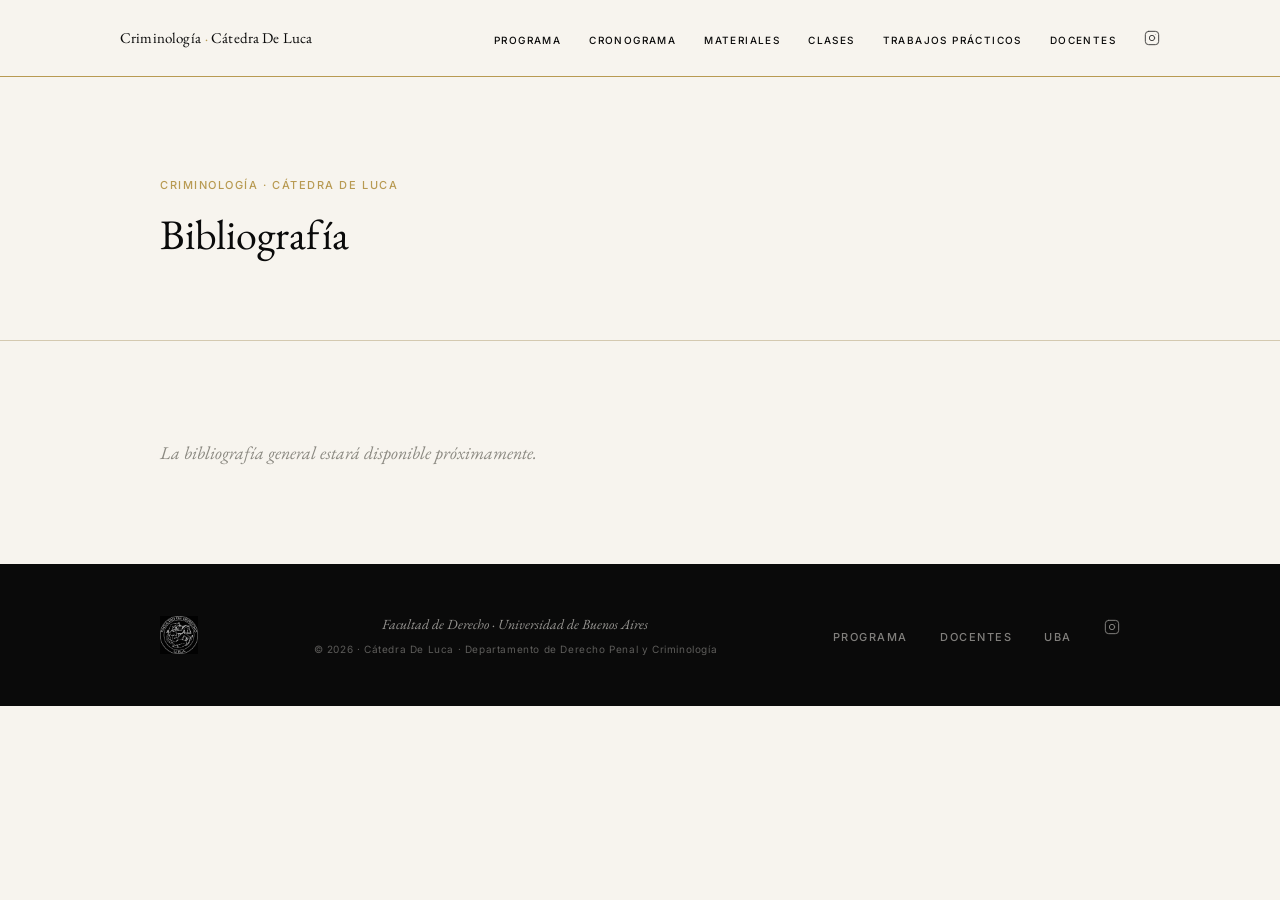
<file: bibliografia.html>
<!DOCTYPE html>
<html lang="es-AR">
<head>
  <meta charset="UTF-8">
  <meta name="viewport" content="width=device-width, initial-scale=1.0">
  <meta name="description" content="Bibliografía general de Criminología · Cátedra De Luca · Facultad de Derecho UBA.">
  <meta name="author" content="Cátedra De Luca · Departamento de Derecho Penal y Criminología · UBA">
  <meta name="robots" content="index, follow">
  <link rel="canonical" href="https://ricardodeckard.github.io/criminologia/bibliografia.html">
  <meta property="og:title" content="Bibliografía · Criminología · Cátedra De Luca · UBA">
  <meta property="og:description" content="Bibliografía general de Criminología, Cátedra De Luca, Facultad de Derecho, Universidad de Buenos Aires.">
  <meta property="og:type" content="website">
  <meta property="og:url" content="https://ricardodeckard.github.io/criminologia/bibliografia.html">
  <meta property="og:image" content="https://ricardodeckard.github.io/criminologia/img/og/og-image.jpg">
  <meta property="og:locale" content="es_AR">
  <meta property="og:site_name" content="Criminología · Cátedra De Luca · UBA">
  <title>Bibliografía · Criminología · Cátedra De Luca · UBA</title>
  <link rel="icon" href="favicon-96x96.png" type="image/png">
  <link rel="apple-touch-icon" href="apple-touch-icon.png">
  <link rel="preconnect" href="https://fonts.googleapis.com">
  <link rel="preconnect" href="https://fonts.gstatic.com" crossorigin>
  <link href="https://fonts.googleapis.com/css2?family=EB+Garamond:ital,wght@0,400;0,500;1,400;1,500&family=Inter:wght@300;400;500&display=swap" rel="stylesheet">
  <link rel="stylesheet" href="css/main.css">
  <style>
    .page-header {
      padding-top: calc(80px + var(--space-4xl));
      padding-bottom: var(--space-3xl);
      border-bottom: var(--line-gris);
    }
    .page-eyebrow {
      font-family: var(--font-sans);
      font-size: var(--type-label);
      font-weight: 500;
      letter-spacing: var(--tracking-label);
      text-transform: uppercase;
      color: var(--color-dorado);
      display: block;
      margin-bottom: var(--space-sm);
    }
    .page-title {
      font-family: var(--font-serif);
      font-size: var(--type-h1);
      font-weight: 400;
      line-height: var(--leading-tight);
    }
    .section-pending {
      padding-top: var(--space-4xl);
      padding-bottom: var(--space-4xl);
    }
    .pending-msg {
      font-family: var(--font-serif);
      font-size: var(--type-body);
      font-style: italic;
      color: var(--color-gris);
    }
    @media (max-width: 767px) {
      .page-header {
        padding-top: calc(80px + var(--space-2xl));
        padding-bottom: var(--space-2xl);
      }
    }
  </style>
</head>
<body class="nav-dark">

  <nav class="nav-global" id="nav-global" aria-label="Navegación principal">
    <div class="nav-inner">
      <a href="index.html" class="nav-brand">
        Criminología <span class="nav-brand-sufijo"> <span class="nav-dot" aria-hidden="true">·</span> Cátedra De Luca</span>
      </a>
      <ul class="nav-links" role="list">
        <li><a href="programa.html">Programa</a></li>
        <li><a href="cronograma.html">Cronograma</a></li>
        <li><a href="materiales.html">Materiales</a></li>
        <li><a href="clases.html">Clases</a></li>
        <li><a href="trabajos-practicos.html">Trabajos Prácticos</a></li>
        <li><a href="docentes.html">Docentes</a></li>
        <li class="nav-social">
          <a href="https://www.instagram.com/criminologia_peres_deluca/" target="_blank" rel="noopener noreferrer" aria-label="Instagram de la cátedra">
            <svg class="nav-ig-icon" xmlns="http://www.w3.org/2000/svg" viewBox="0 0 24 24" fill="none" stroke="currentColor" stroke-width="1.5" stroke-linecap="round" stroke-linejoin="round" aria-hidden="true">
              <rect x="2" y="2" width="20" height="20" rx="5" ry="5"/>
              <circle cx="12" cy="12" r="4"/>
              <circle cx="17.5" cy="6.5" r="0.5" fill="currentColor" stroke="none"/>
            </svg>
          </a>
        </li>
      </ul>
      <button class="nav-menu-toggle" id="nav-menu-toggle" aria-expanded="false" aria-label="Abrir menú de navegación">
        <svg width="22" height="16" viewBox="0 0 22 16" fill="none" xmlns="http://www.w3.org/2000/svg" aria-hidden="true">
          <line x1="0" y1="1" x2="22" y2="1" stroke="currentColor" stroke-width="1.5"/>
          <line x1="0" y1="8" x2="22" y2="8" stroke="currentColor" stroke-width="1.5"/>
          <line x1="0" y1="15" x2="22" y2="15" stroke="currentColor" stroke-width="1.5"/>
        </svg>
      </button>
    </div>
    <div class="nav-line" aria-hidden="true"></div>
  </nav>

  <div class="nav-mobile-overlay" id="nav-mobile-overlay" aria-hidden="true">
    <div class="nav-mobile-inner">
      <button class="nav-mobile-close" id="nav-mobile-close" aria-label="Cerrar menú">
        <span aria-hidden="true">—</span>
      </button>
      <ul class="nav-mobile-links" role="list">
        <li><a href="programa.html">Programa</a></li>
        <li><a href="cronograma.html">Cronograma</a></li>
        <li><a href="materiales.html">Materiales</a></li>
        <li><a href="clases.html">Clases</a></li>
        <li><a href="trabajos-practicos.html">Trabajos Prácticos</a></li>
        <li><a href="docentes.html">Docentes</a></li>
        <li>
          <a href="https://www.instagram.com/criminologia_peres_deluca/" target="_blank" rel="noopener noreferrer" aria-label="Instagram de la cátedra" style="display:flex;align-items:center;gap:10px;">
            <svg xmlns="http://www.w3.org/2000/svg" viewBox="0 0 24 24" fill="none" stroke="currentColor" stroke-width="1.5" stroke-linecap="round" stroke-linejoin="round" style="width:28px;height:28px;" aria-hidden="true">
              <rect x="2" y="2" width="20" height="20" rx="5" ry="5"/>
              <circle cx="12" cy="12" r="4"/>
              <circle cx="17.5" cy="6.5" r="0.5" fill="currentColor" stroke="none"/>
            </svg>
            Instagram
          </a>
        </li>
      </ul>
    </div>
  </div>

  <main id="main-content">
    <header class="page-header">
      <div class="content-area">
        <span class="page-eyebrow">Criminología · Cátedra De Luca</span>
        <h1 class="page-title">Bibliografía</h1>
      </div>
    </header>
    <section class="section-pending">
      <div class="content-area">
        <p class="pending-msg">La bibliografía general estará disponible próximamente.</p>
      </div>
    </section>
  </main>

  <footer class="footer-global" role="contentinfo">
    <div class="footer-inner">
      <div class="footer-left">
        <img src="img/institucional/logo-footer.png" alt="Facultad de Derecho, Universidad de Buenos Aires" width="72" height="72" loading="lazy" class="footer-escudo">
      </div>
      <div class="footer-center">
        <p class="footer-institution"><em>Facultad de Derecho · Universidad de Buenos Aires</em></p>
        <p class="footer-copyright">© 2026 · Cátedra De Luca · Departamento de Derecho Penal y Criminología</p>
      </div>
      <nav class="footer-nav" aria-label="Navegación del pie de página">
        <ul role="list">
          <li><a href="programa.html">Programa</a></li>
          <li><a href="docentes.html">Docentes</a></li>
          <li><a href="https://www.derecho.uba.ar" target="_blank" rel="noopener noreferrer">UBA<span class="sr-only"> (se abre en nueva pestaña)</span></a></li>
          <li>
            <a href="https://www.instagram.com/criminologia_peres_deluca/" target="_blank" rel="noopener noreferrer" aria-label="Instagram de la cátedra" class="footer-ig">
              <svg xmlns="http://www.w3.org/2000/svg" viewBox="0 0 24 24" fill="none" stroke="currentColor" stroke-width="1.5" stroke-linecap="round" stroke-linejoin="round" aria-hidden="true" style="width:16px;height:16px;vertical-align:middle;">
                <rect x="2" y="2" width="20" height="20" rx="5" ry="5"/>
                <circle cx="12" cy="12" r="4"/>
                <circle cx="17.5" cy="6.5" r="0.5" fill="currentColor" stroke="none"/>
              </svg>
            </a>
          </li>
        </ul>
      </nav>
    </div>
  </footer>

  <script src="js/nav.js"></script>
  <script src="js/mobile-menu.js"></script>
  <script src="js/main.js"></script>

</body>
</html>
</file>
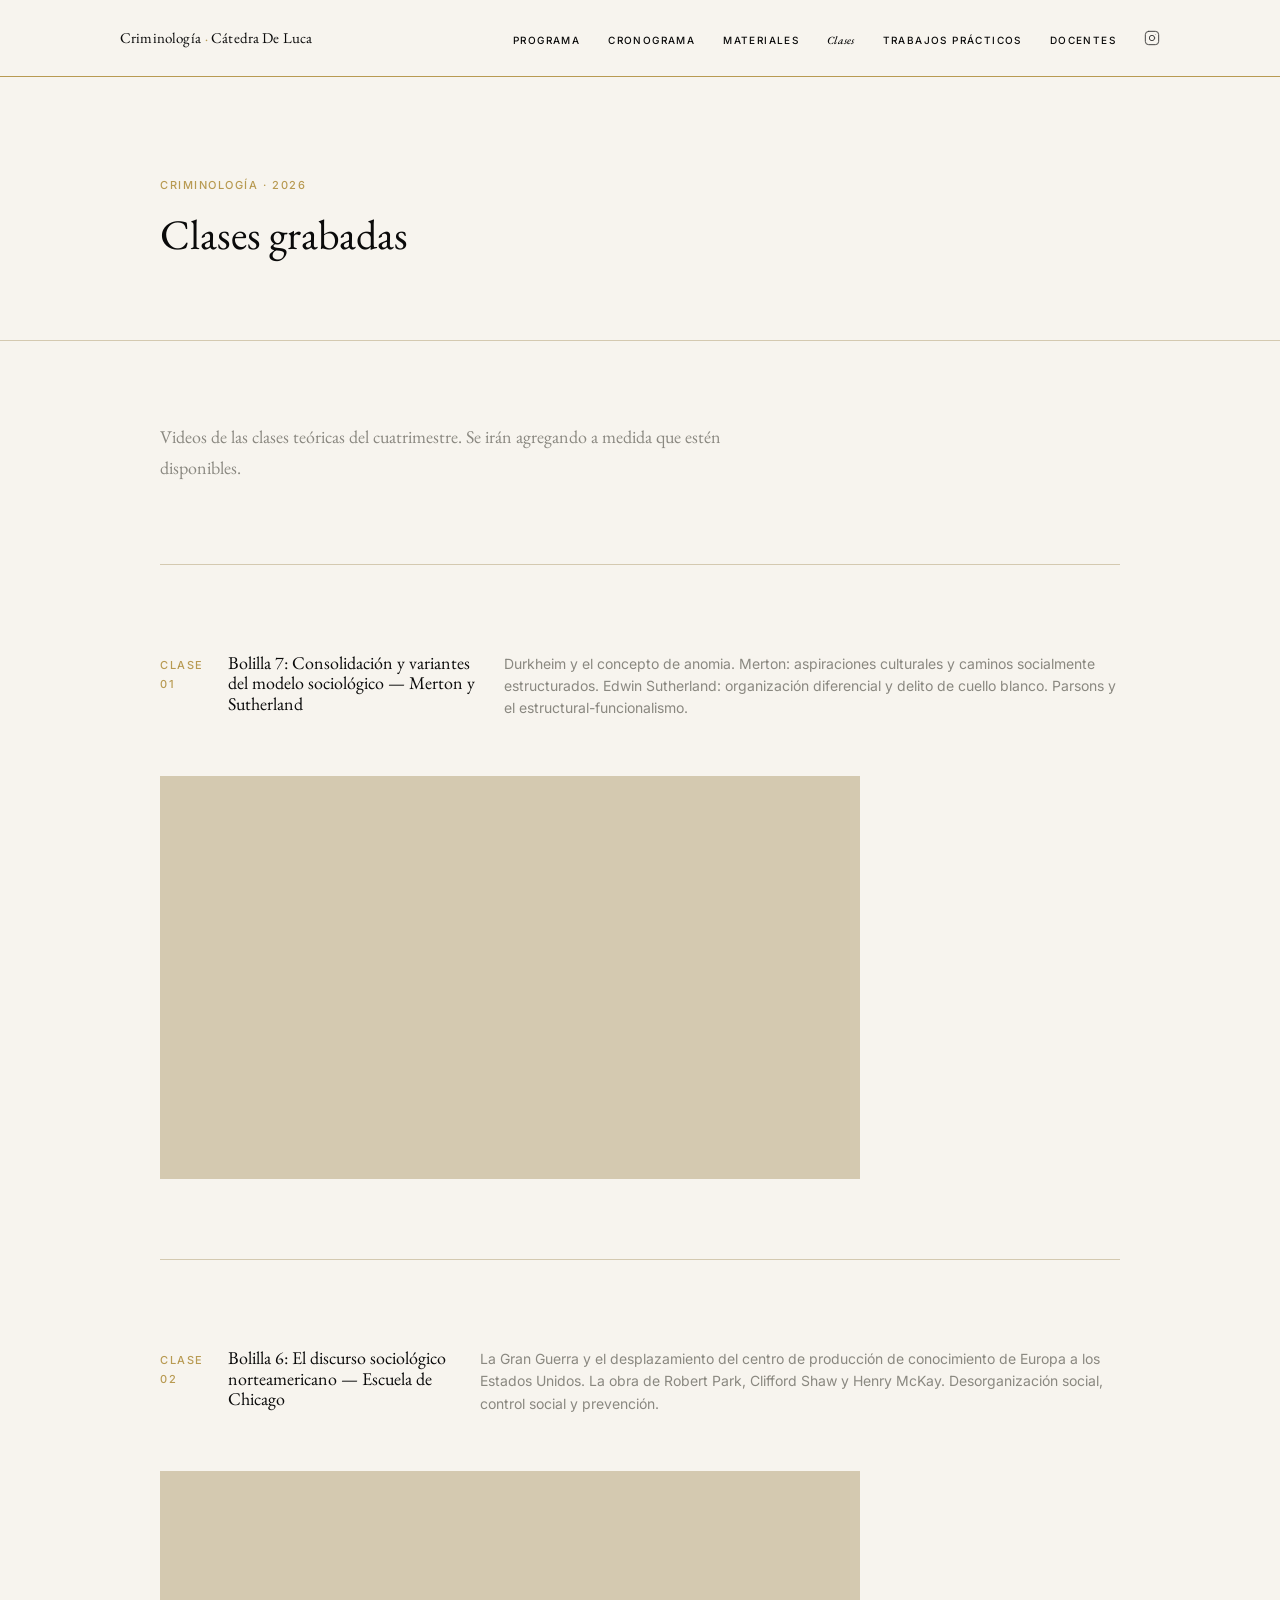
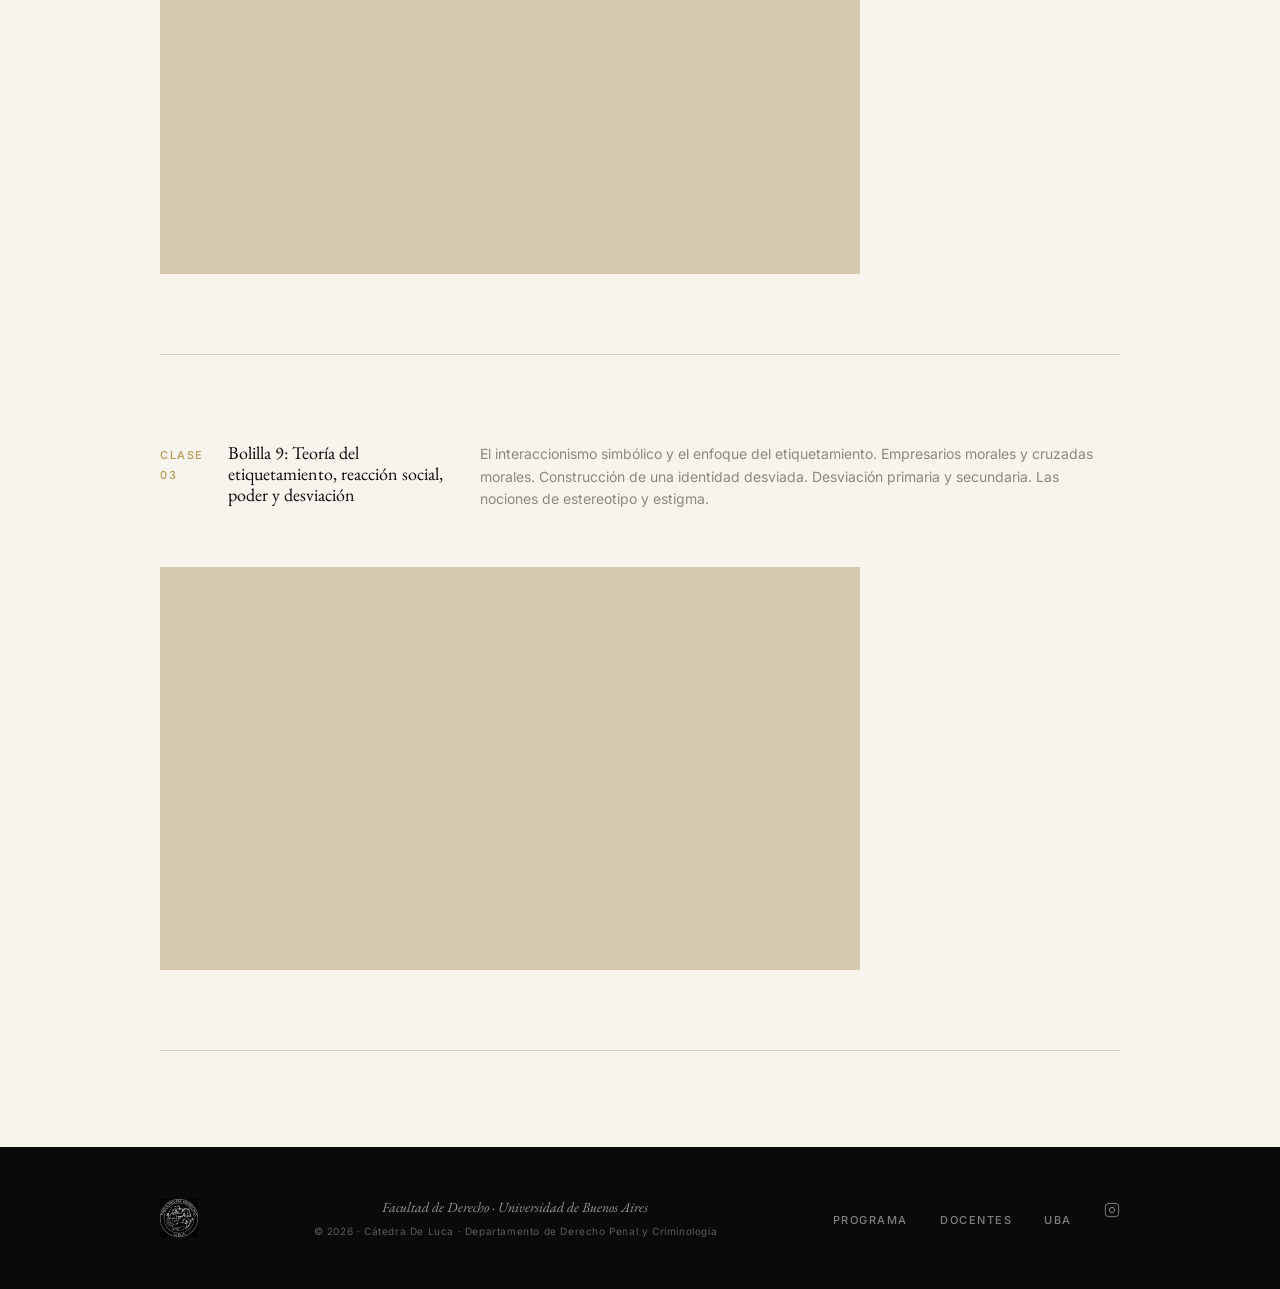
<file: clases.html>
<!DOCTYPE html>
<html lang="es-AR">
<head>
  <meta charset="UTF-8">
  <meta name="viewport" content="width=device-width, initial-scale=1.0">
  <meta name="description" content="Clases grabadas de Criminología · Cátedra De Luca · Facultad de Derecho UBA. Videos de las clases teóricas de la materia.">
  <meta name="author" content="Cátedra De Luca · Departamento de Derecho Penal y Criminología · UBA">
  <meta name="robots" content="index, follow">
  <link rel="canonical" href="https://RicardoDeckard.github.io/criminologia/clases.html">

  <meta property="og:title" content="Clases Grabadas · Criminología · Cátedra De Luca · UBA">
  <meta property="og:description" content="Videos de las clases teóricas de Criminología, Facultad de Derecho, Universidad de Buenos Aires.">
  <meta property="og:type" content="website">
  <meta property="og:url" content="https://RicardoDeckard.github.io/criminologia/clases.html">
  <meta property="og:locale" content="es_AR">
  <meta property="og:site_name" content="Criminología · Cátedra De Luca · UBA">

  <title>Clases Grabadas · Criminología · Cátedra De Luca · UBA</title>

  <link rel="preconnect" href="https://fonts.googleapis.com">
  <link rel="preconnect" href="https://fonts.gstatic.com" crossorigin>
  <link href="https://fonts.googleapis.com/css2?family=EB+Garamond:ital,wght@0,400;0,500;1,400;1,500&family=Inter:wght@300;400;500&display=swap" rel="stylesheet">
  <link rel="stylesheet" href="css/main.css">

  <script type="application/ld+json">
  [
    {
      "@context": "https://schema.org",
      "@type": "ItemList",
      "name": "Clases grabadas · Criminología · Cátedra De Luca · UBA",
      "description": "Videos de las clases teóricas del cuatrimestre de Criminología, Cátedra De Luca, Facultad de Derecho, Universidad de Buenos Aires.",
      "url": "https://RicardoDeckard.github.io/criminologia/clases.html",
      "numberOfItems": 3,
      "itemListElement": [
        {
          "@type": "ListItem",
          "position": 1,
          "item": {
            "@type": "VideoObject",
            "name": "Criminología · Cátedra De Luca · Clase 01 — Bolilla 7: Merton y Sutherland",
            "description": "Consolidación y variantes del modelo sociológico. Durkheim y el concepto de anomia. Merton: aspiraciones culturales y caminos socialmente estructurados. Edwin Sutherland: organización diferencial y delito de cuello blanco. Parsons y el estructural-funcionalismo.",
            "thumbnailUrl": "https://img.youtube.com/vi/Zj4703Nd52s/hqdefault.jpg",
            "embedUrl": "https://www.youtube.com/embed/Zj4703Nd52s",
            "url": "https://www.youtube.com/watch?v=Zj4703Nd52s",
            "uploadDate": "2026-06-03",
            "inLanguage": "es-AR",
            "publisher": {
              "@type": "EducationalOrganization",
              "name": "Cátedra De Luca · Facultad de Derecho · UBA"
            }
          }
        },
        {
          "@type": "ListItem",
          "position": 2,
          "item": {
            "@type": "VideoObject",
            "name": "Criminología · Cátedra De Luca · Clase 02 — Bolilla 6: Escuela de Chicago",
            "description": "El discurso sociológico en su vertiente norteamericana. La Gran Guerra y el desplazamiento del centro de producción de conocimiento de Europa a los Estados Unidos. La obra de Robert Park, Clifford Shaw y Henry McKay. Desorganización social, control social y prevención.",
            "thumbnailUrl": "https://img.youtube.com/vi/US2fmvfgwOw/hqdefault.jpg",
            "embedUrl": "https://www.youtube.com/embed/US2fmvfgwOw",
            "url": "https://www.youtube.com/watch?v=US2fmvfgwOw",
            "uploadDate": "2026-06-03",
            "inLanguage": "es-AR",
            "publisher": {
              "@type": "EducationalOrganization",
              "name": "Cátedra De Luca · Facultad de Derecho · UBA"
            }
          }
        },
        {
          "@type": "ListItem",
          "position": 3,
          "item": {
            "@type": "VideoObject",
            "name": "Criminología · Cátedra De Luca · Clase 03 — Bolilla 9: Teoría del etiquetamiento y reacción social",
            "description": "El interaccionismo simbólico y el enfoque del etiquetamiento. Empresarios morales y cruzadas morales. Construcción de una identidad desviada. Desviación primaria y secundaria. Las nociones de estereotipo y estigma. Subcultura, contracultura y cultura dominante.",
            "thumbnailUrl": "https://img.youtube.com/vi/aupz8zP73bs/hqdefault.jpg",
            "embedUrl": "https://www.youtube.com/embed/aupz8zP73bs",
            "url": "https://www.youtube.com/watch?v=aupz8zP73bs",
            "uploadDate": "2026-06-03",
            "inLanguage": "es-AR",
            "publisher": {
              "@type": "EducationalOrganization",
              "name": "Cátedra De Luca · Facultad de Derecho · UBA"
            }
          }
        }
      ]
    },
    {
      "@context": "https://schema.org",
      "@type": "BreadcrumbList",
      "itemListElement": [
        {
          "@type": "ListItem",
          "position": 1,
          "name": "Criminología · Cátedra De Luca",
          "item": "https://RicardoDeckard.github.io/criminologia/"
        },
        {
          "@type": "ListItem",
          "position": 2,
          "name": "Clases grabadas",
          "item": "https://RicardoDeckard.github.io/criminologia/clases.html"
        }
      ]
    }
  ]
  </script>

  <style>
    .page-header {
      padding-top: calc(80px + var(--space-4xl));
      padding-bottom: var(--space-3xl);
      border-bottom: var(--line-gris);
    }

    .page-eyebrow {
      font-family: var(--font-sans);
      font-size: var(--type-label);
      font-weight: 500;
      letter-spacing: var(--tracking-label);
      text-transform: uppercase;
      color: var(--color-dorado);
      display: block;
      margin-bottom: var(--space-sm);
    }

    .page-title {
      font-family: var(--font-serif);
      font-size: var(--type-h1);
      font-weight: 400;
      line-height: var(--leading-tight);
    }

    /* ── Lista de clases ── */
    .section-clases {
      padding-top: var(--space-3xl);
      padding-bottom: var(--space-4xl);
    }

    .clases-lista {
      display: flex;
      flex-direction: column;
      gap: 0;
    }

    .clase-entry {
      border-top: var(--line-gris);
      padding-top: var(--space-3xl);
      padding-bottom: var(--space-3xl);
    }

    .clase-entry:last-child {
      border-bottom: var(--line-gris);
    }

    .clase-meta {
      display: flex;
      align-items: baseline;
      gap: var(--space-md);
      margin-bottom: var(--space-lg);
    }

    .clase-num {
      font-family: var(--font-sans);
      font-size: var(--type-label);
      font-weight: 500;
      letter-spacing: var(--tracking-label);
      text-transform: uppercase;
      color: var(--color-dorado);
    }

    .clase-titulo {
      font-family: var(--font-serif);
      font-size: 1.125rem;
      font-weight: 400;
      color: var(--color-negro);
      margin-top: var(--space-xs);
      margin-bottom: var(--space-xs);
    }

    .clase-desc {
      font-family: var(--font-sans);
      font-size: 0.875rem;
      line-height: 1.6;
      color: var(--color-gris);
      max-width: 640px;
      margin-bottom: var(--space-md);
    }

    /* Contenedor responsive del iframe */
    .video-wrap {
      position: relative;
      width: 100%;
      max-width: 700px;
      padding-bottom: calc(315 / 560 * 100%);
      max-height: none;
      height: 0;
      background-color: var(--color-gris-claro);
    }

    /* Limitar el padding-bottom al max-width */
    @supports (aspect-ratio: 16/9) {
      .video-wrap {
        padding-bottom: 0;
        height: auto;
        aspect-ratio: 16 / 9;
      }
    }

    .video-wrap iframe {
      position: absolute;
      top: 0;
      left: 0;
      width: 100%;
      height: 100%;
      border: none;
    }

    @supports (aspect-ratio: 16/9) {
      .video-wrap iframe {
        position: static;
        width: 100%;
        height: 100%;
      }
    }

    /* Nota introductoria */
    .clases-intro {
      font-family: var(--font-serif);
      font-size: var(--type-body);
      line-height: var(--leading-loose);
      color: var(--color-gris);
      max-width: 36rem;
      margin-bottom: var(--space-3xl);
    }

    @media (max-width: 767px) {
      .page-header {
        padding-top: calc(80px + var(--space-2xl));
        padding-bottom: var(--space-2xl);
      }

      .section-clases {
        padding-top: var(--space-2xl);
        padding-bottom: var(--space-2xl);
      }

      .clase-entry {
        padding-top: var(--space-2xl);
        padding-bottom: var(--space-2xl);
      }

      .clase-meta {
        flex-direction: column;
        gap: var(--space-xs);
      }

      .video-wrap {
        max-width: 100%;
      }
    }
  </style>
</head>

<body class="nav-dark">

  <nav class="nav-global" id="nav-global" aria-label="Navegación principal">
    <div class="nav-inner">
      <a href="index.html" class="nav-brand">
        Criminología <span class="nav-brand-sufijo"> <span class="nav-dot" aria-hidden="true">·</span> Cátedra De Luca</span>
      </a>
      <ul class="nav-links" role="list">
        <li><a href="programa.html">Programa</a></li>
        <li><a href="cronograma.html">Cronograma</a></li>
        <li><a href="materiales.html">Materiales</a></li>
        <li><a href="clases.html">Clases</a></li>
        <li><a href="trabajos-practicos.html">Trabajos Prácticos</a></li>
        <li><a href="docentes.html">Docentes</a></li>
        <li class="nav-social">
          <a href="https://www.instagram.com/criminologia_peres_deluca/" target="_blank" rel="noopener noreferrer" aria-label="Instagram de la cátedra">
            <svg class="nav-ig-icon" xmlns="http://www.w3.org/2000/svg" viewBox="0 0 24 24" fill="none" stroke="currentColor" stroke-width="1.5" stroke-linecap="round" stroke-linejoin="round" aria-hidden="true">
              <rect x="2" y="2" width="20" height="20" rx="5" ry="5"/>
              <circle cx="12" cy="12" r="4"/>
              <circle cx="17.5" cy="6.5" r="0.5" fill="currentColor" stroke="none"/>
            </svg>
          </a>
        </li>
      </ul>
      <button class="nav-menu-toggle" id="nav-menu-toggle" aria-expanded="false" aria-label="Abrir menú de navegación">
        <svg width="22" height="16" viewBox="0 0 22 16" fill="none" xmlns="http://www.w3.org/2000/svg" aria-hidden="true">
          <line x1="0" y1="1" x2="22" y2="1" stroke="currentColor" stroke-width="1.5"/>
          <line x1="0" y1="8" x2="22" y2="8" stroke="currentColor" stroke-width="1.5"/>
          <line x1="0" y1="15" x2="22" y2="15" stroke="currentColor" stroke-width="1.5"/>
        </svg>
      </button>
    </div>
    <div class="nav-line" aria-hidden="true"></div>
  </nav>

  <div class="nav-mobile-overlay" id="nav-mobile-overlay" aria-hidden="true">
    <div class="nav-mobile-inner">
      <button class="nav-mobile-close" id="nav-mobile-close" aria-label="Cerrar menú">
        <span aria-hidden="true">—</span>
      </button>
      <ul class="nav-mobile-links" role="list">
        <li><a href="programa.html">Programa</a></li>
        <li><a href="cronograma.html">Cronograma</a></li>
        <li><a href="materiales.html">Materiales</a></li>
        <li><a href="clases.html">Clases</a></li>
        <li><a href="trabajos-practicos.html">Trabajos Prácticos</a></li>
        <li><a href="docentes.html">Docentes</a></li>
        <li>
          <a href="https://www.instagram.com/criminologia_peres_deluca/" target="_blank" rel="noopener noreferrer" aria-label="Instagram de la cátedra" style="display:flex;align-items:center;gap:10px;">
            <svg xmlns="http://www.w3.org/2000/svg" viewBox="0 0 24 24" fill="none" stroke="currentColor" stroke-width="1.5" stroke-linecap="round" stroke-linejoin="round" style="width:28px;height:28px;" aria-hidden="true">
              <rect x="2" y="2" width="20" height="20" rx="5" ry="5"/>
              <circle cx="12" cy="12" r="4"/>
              <circle cx="17.5" cy="6.5" r="0.5" fill="currentColor" stroke="none"/>
            </svg>
            Instagram
          </a>
        </li>
      </ul>
    </div>
  </div>

  <main id="main-content">

    <header class="page-header">
      <div class="content-area">
        <span class="page-eyebrow">Criminología · 2026</span>
        <h1 class="page-title">Clases grabadas</h1>
      </div>
    </header>

    <section class="section-clases" aria-label="Videos de clases grabadas">
      <div class="content-area">

        <p class="clases-intro">
          Videos de las clases teóricas del cuatrimestre. Se irán agregando a medida que estén disponibles.
        </p>

        <div class="clases-lista">

          <article class="clase-entry" aria-label="Clase 1">
            <div class="clase-meta">
              <span class="clase-num">Clase 01</span>
              <h2 class="clase-titulo">Bolilla 7: Consolidación y variantes del modelo sociológico — Merton y Sutherland</h2>
              <p class="clase-desc">Durkheim y el concepto de anomia. Merton: aspiraciones culturales y caminos socialmente estructurados. Edwin Sutherland: organización diferencial y delito de cuello blanco. Parsons y el estructural-funcionalismo.</p>
            </div>
            <div class="video-wrap">
              <iframe
                src="https://www.youtube.com/embed/Zj4703Nd52s?si=KWNV2WxMw-UdeujL"
                title="Criminología · Cátedra De Luca · Clase 01"
                allow="accelerometer; autoplay; clipboard-write; encrypted-media; gyroscope; picture-in-picture; web-share"
                referrerpolicy="strict-origin-when-cross-origin"
                allowfullscreen
                loading="lazy">
              </iframe>
            </div>
          </article>

          <article class="clase-entry" aria-label="Clase 2">
            <div class="clase-meta">
              <span class="clase-num">Clase 02</span>
              <h2 class="clase-titulo">Bolilla 6: El discurso sociológico norteamericano — Escuela de Chicago</h2>
              <p class="clase-desc">La Gran Guerra y el desplazamiento del centro de producción de conocimiento de Europa a los Estados Unidos. La obra de Robert Park, Clifford Shaw y Henry McKay. Desorganización social, control social y prevención.</p>
            </div>
            <div class="video-wrap">
              <iframe
                src="https://www.youtube.com/embed/US2fmvfgwOw?si=1qrccBcw_ZjztusL"
                title="Criminología · Cátedra De Luca · Clase 02"
                allow="accelerometer; autoplay; clipboard-write; encrypted-media; gyroscope; picture-in-picture; web-share"
                referrerpolicy="strict-origin-when-cross-origin"
                allowfullscreen
                loading="lazy">
              </iframe>
            </div>
          </article>

          <article class="clase-entry" aria-label="Clase 3">
            <div class="clase-meta">
              <span class="clase-num">Clase 03</span>
              <h2 class="clase-titulo">Bolilla 9: Teoría del etiquetamiento, reacción social, poder y desviación</h2>
              <p class="clase-desc">El interaccionismo simbólico y el enfoque del etiquetamiento. Empresarios morales y cruzadas morales. Construcción de una identidad desviada. Desviación primaria y secundaria. Las nociones de estereotipo y estigma.</p>
            </div>
            <div class="video-wrap">
              <iframe
                src="https://www.youtube.com/embed/aupz8zP73bs?si=RnaFb6lMivo63NfZ"
                title="Criminología · Cátedra De Luca · Clase 03"
                allow="accelerometer; autoplay; clipboard-write; encrypted-media; gyroscope; picture-in-picture; web-share"
                referrerpolicy="strict-origin-when-cross-origin"
                allowfullscreen
                loading="lazy">
              </iframe>
            </div>
          </article>

        </div>
      </div>
    </section>

  </main>

  <footer class="footer-global" role="contentinfo">
    <div class="footer-inner">
      <div class="footer-left">
        <img
          src="img/institucional/logo-footer.png"
          alt="Facultad de Derecho, Universidad de Buenos Aires"
          width="72"
          height="72"
          loading="lazy"
          class="footer-escudo">
      </div>
      <div class="footer-center">
        <p class="footer-institution">
          <em>Facultad de Derecho · Universidad de Buenos Aires</em>
        </p>
        <p class="footer-copyright">
          © 2026 · Cátedra De Luca · Departamento de Derecho Penal y Criminología
        </p>
      </div>
      <nav class="footer-nav" aria-label="Navegación del pie de página">
        <ul role="list">
          <li><a href="programa.html">Programa</a></li>
          <li><a href="docentes.html">Docentes</a></li>
          <li><a href="https://www.derecho.uba.ar" target="_blank" rel="noopener noreferrer">UBA<span class="sr-only"> (se abre en nueva pestaña)</span></a></li>
          <li>
            <a href="https://www.instagram.com/criminologia_peres_deluca/" target="_blank" rel="noopener noreferrer" aria-label="Instagram de la cátedra (se abre en nueva pestaña)" class="footer-ig">
              <svg xmlns="http://www.w3.org/2000/svg" viewBox="0 0 24 24" fill="none" stroke="currentColor" stroke-width="1.5" stroke-linecap="round" stroke-linejoin="round" aria-hidden="true" style="width:16px;height:16px;vertical-align:middle;">
                <rect x="2" y="2" width="20" height="20" rx="5" ry="5"/>
                <circle cx="12" cy="12" r="4"/>
                <circle cx="17.5" cy="6.5" r="0.5" fill="currentColor" stroke="none"/>
              </svg>
            </a>
          </li>
        </ul>
      </nav>
    </div>
  </footer>

  <script src="js/nav.js"></script>
  <script src="js/mobile-menu.js"></script>
  <script src="js/main.js"></script>

</body>
</html>
</file>
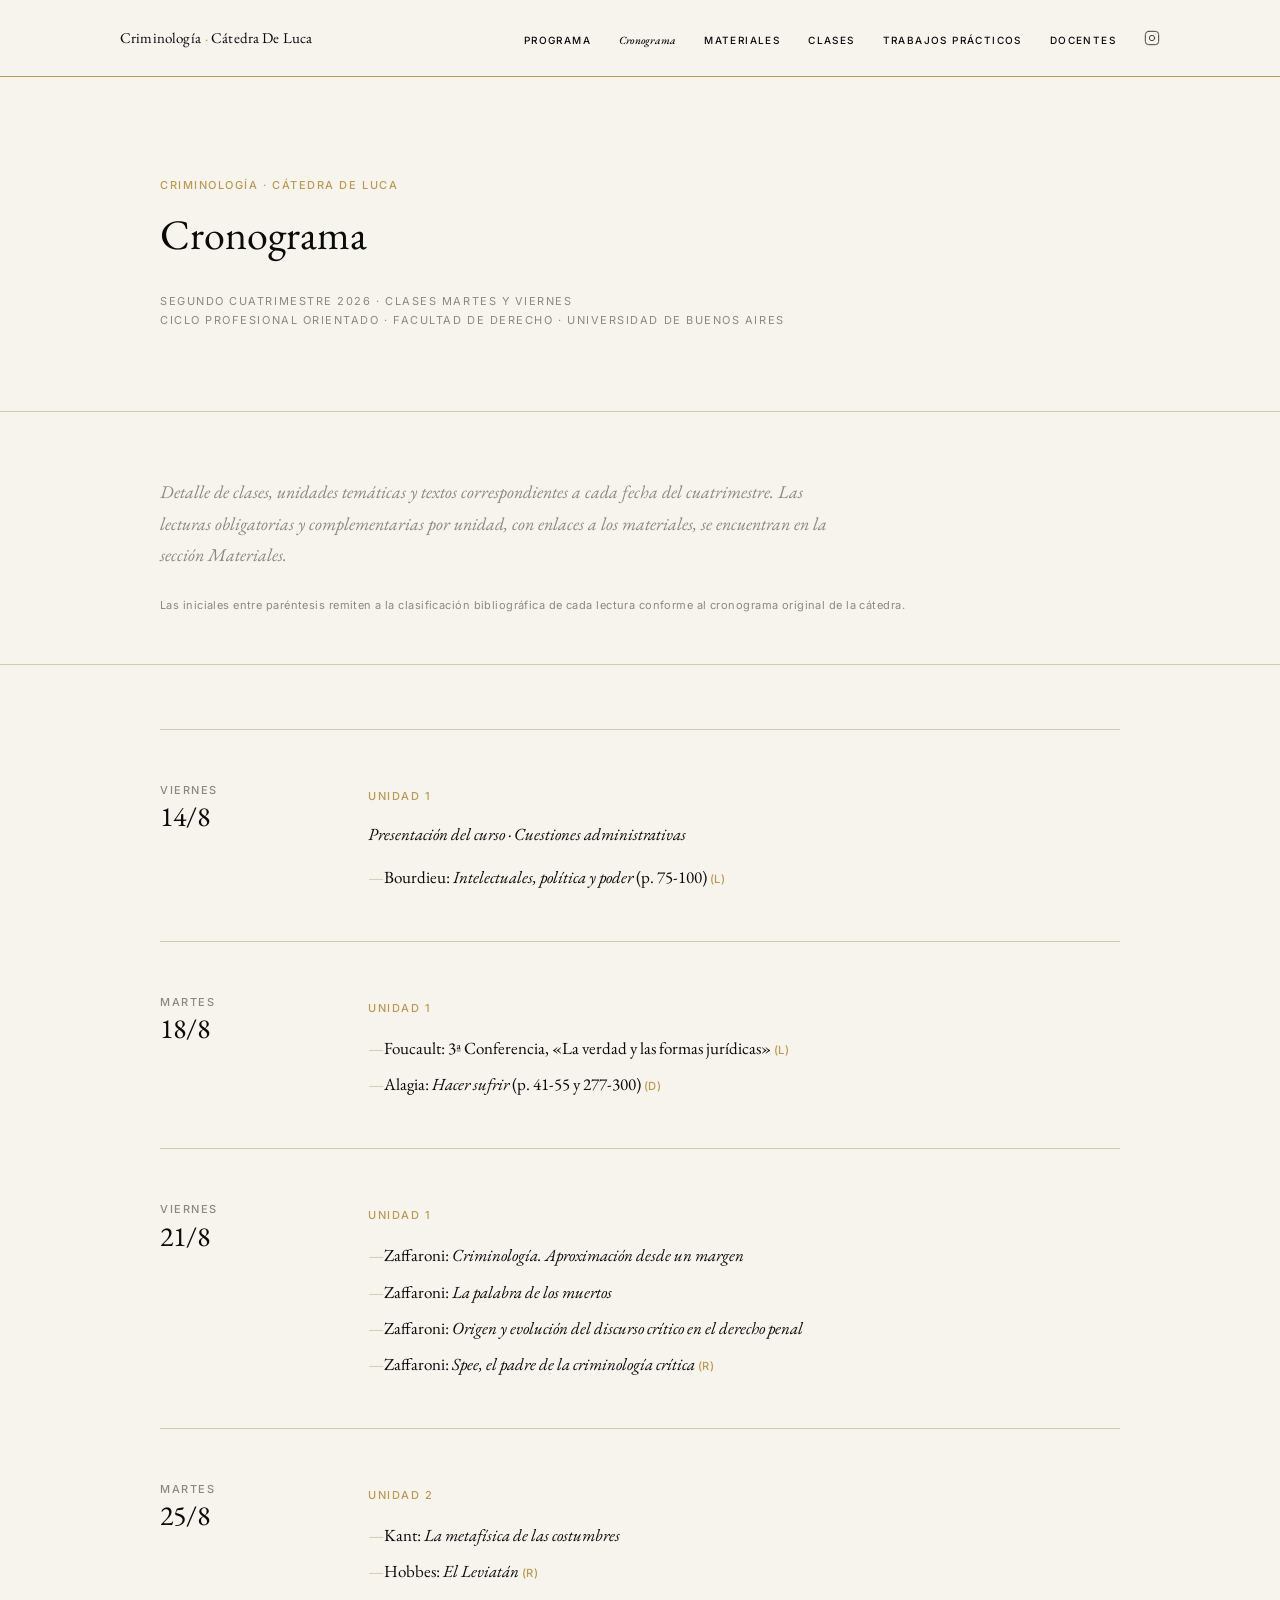
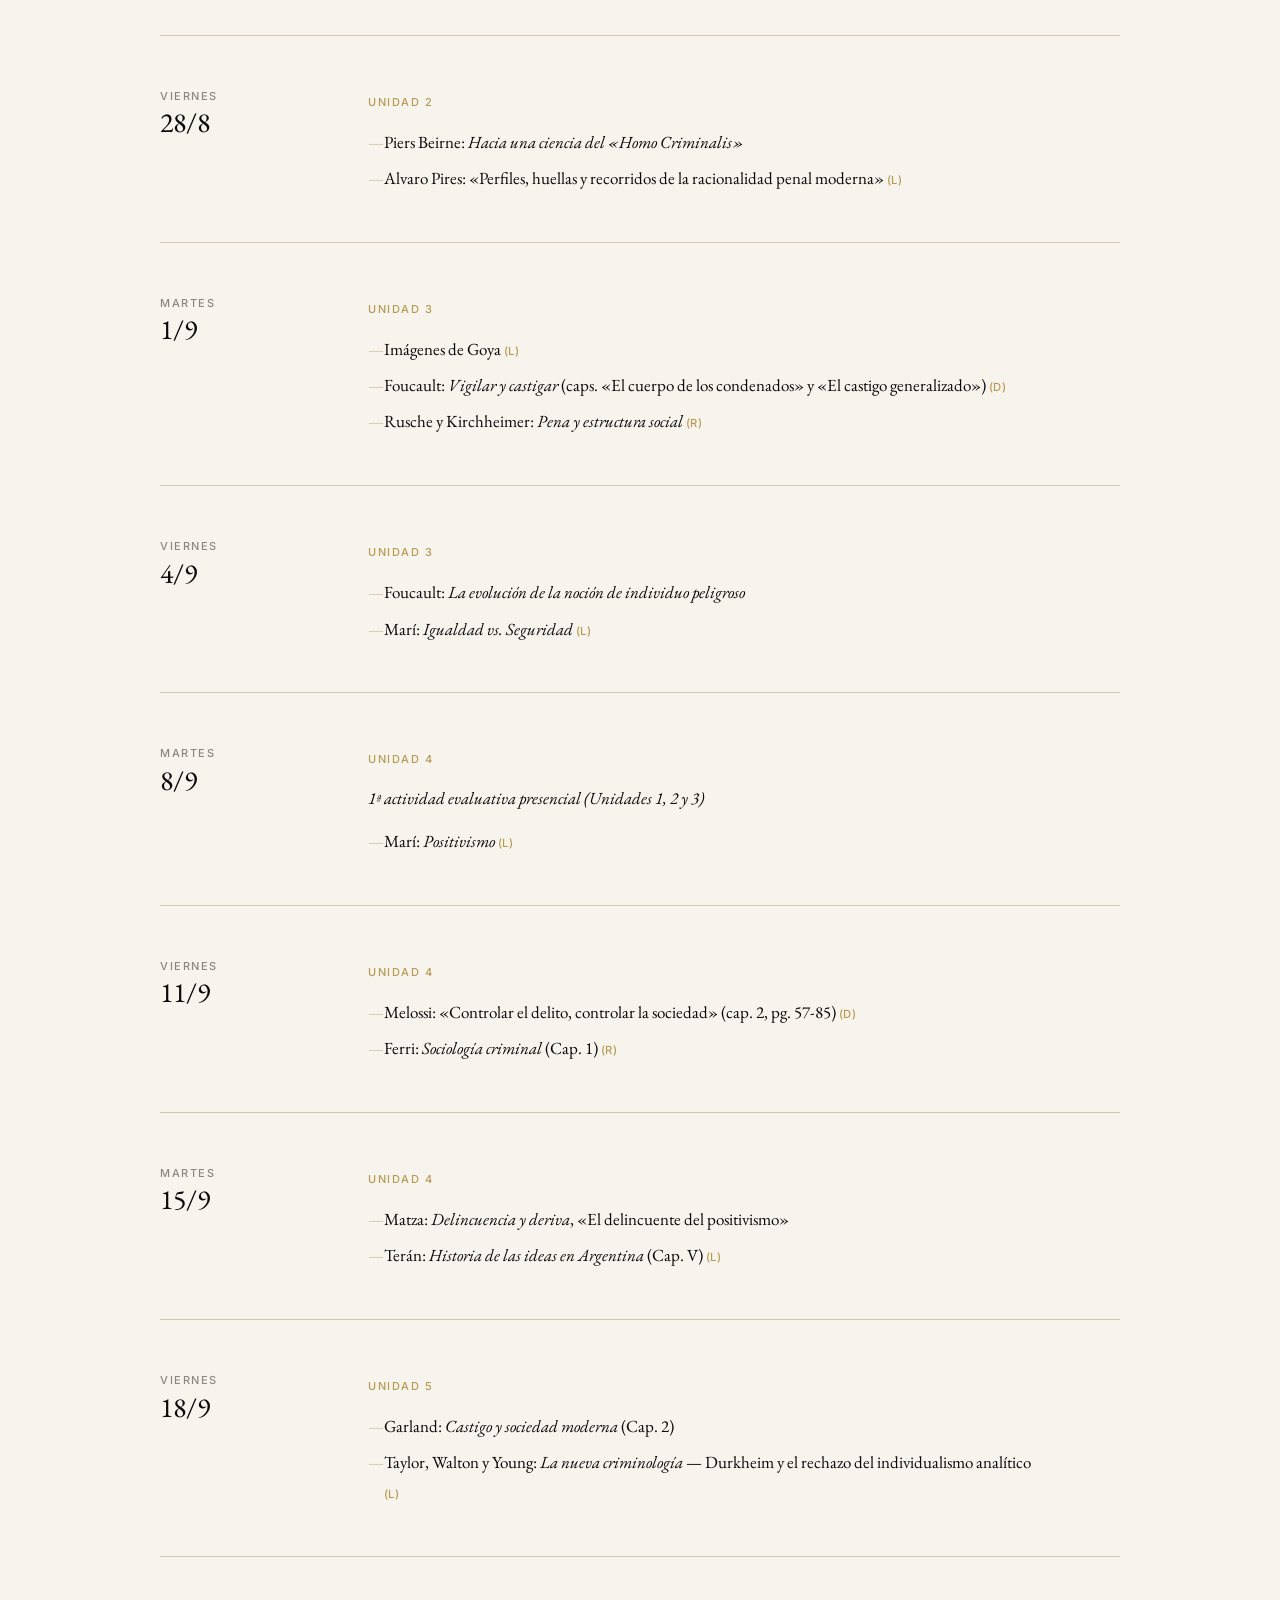
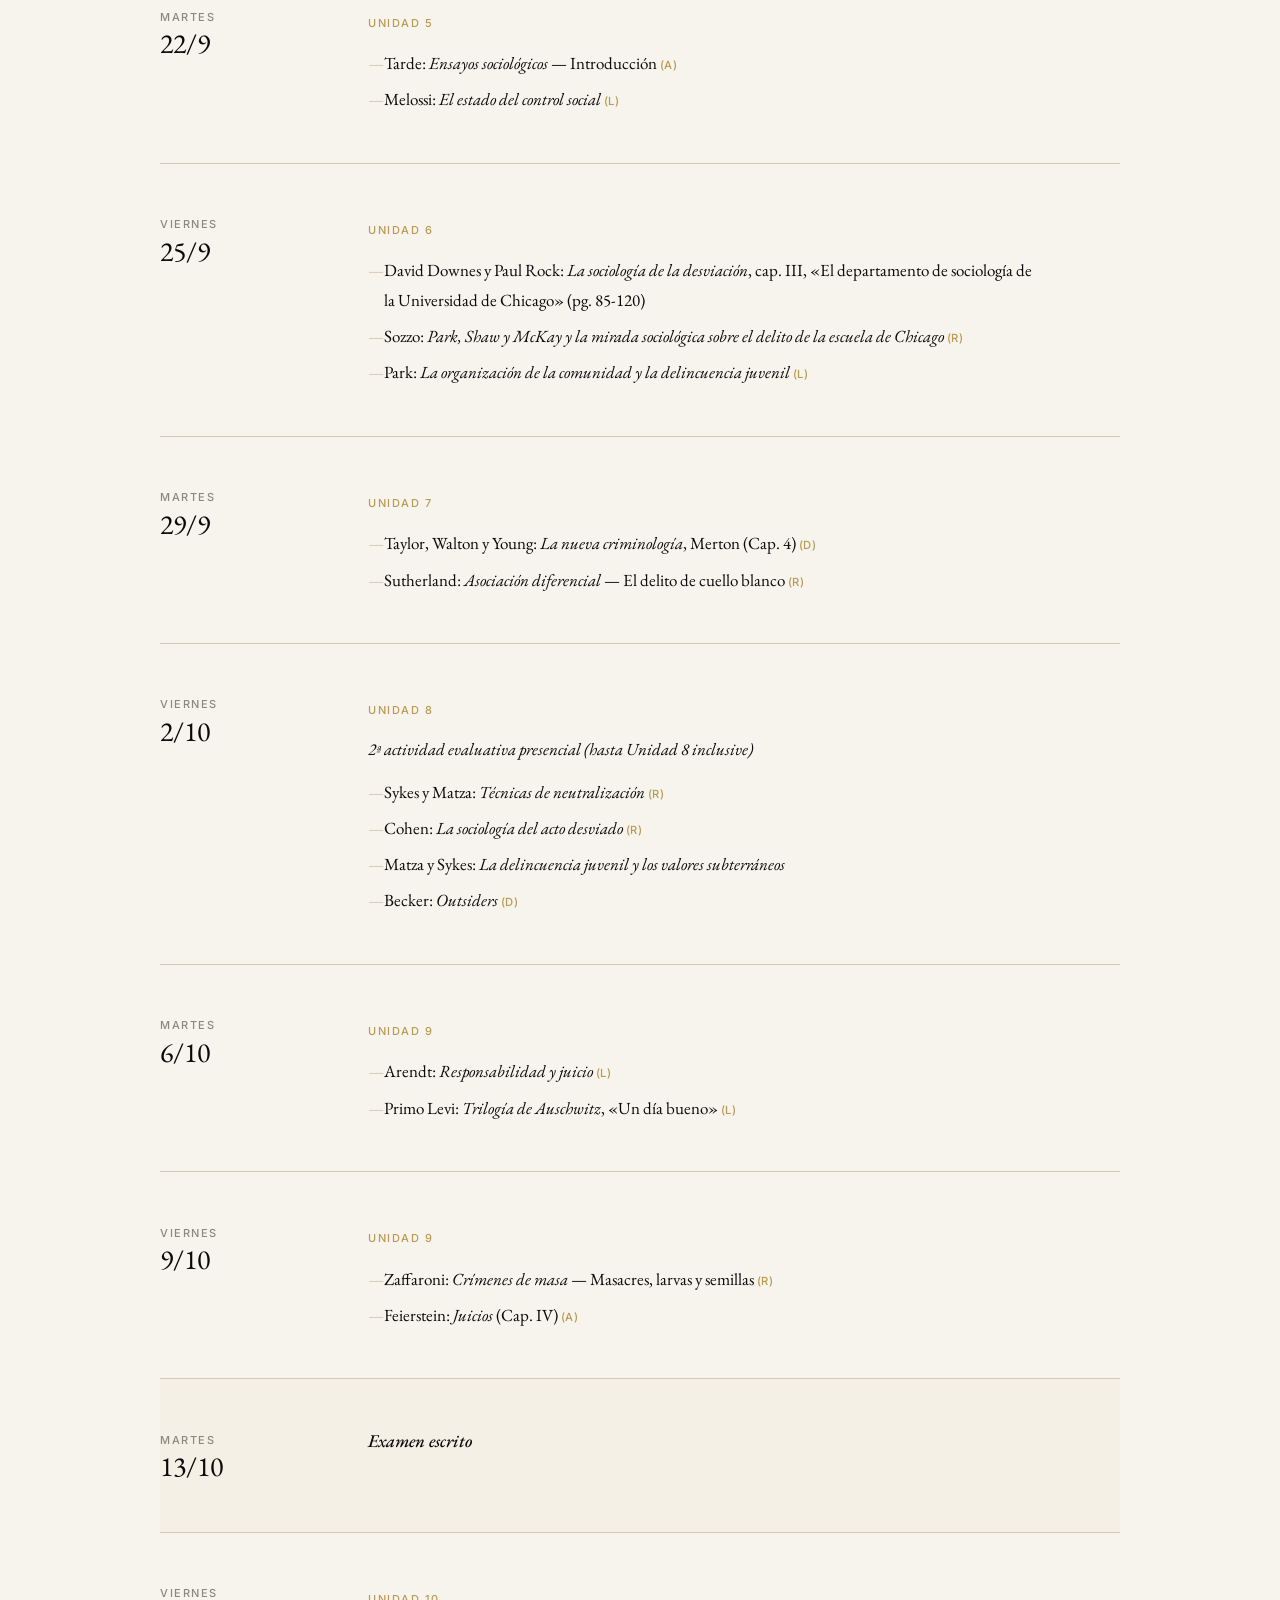
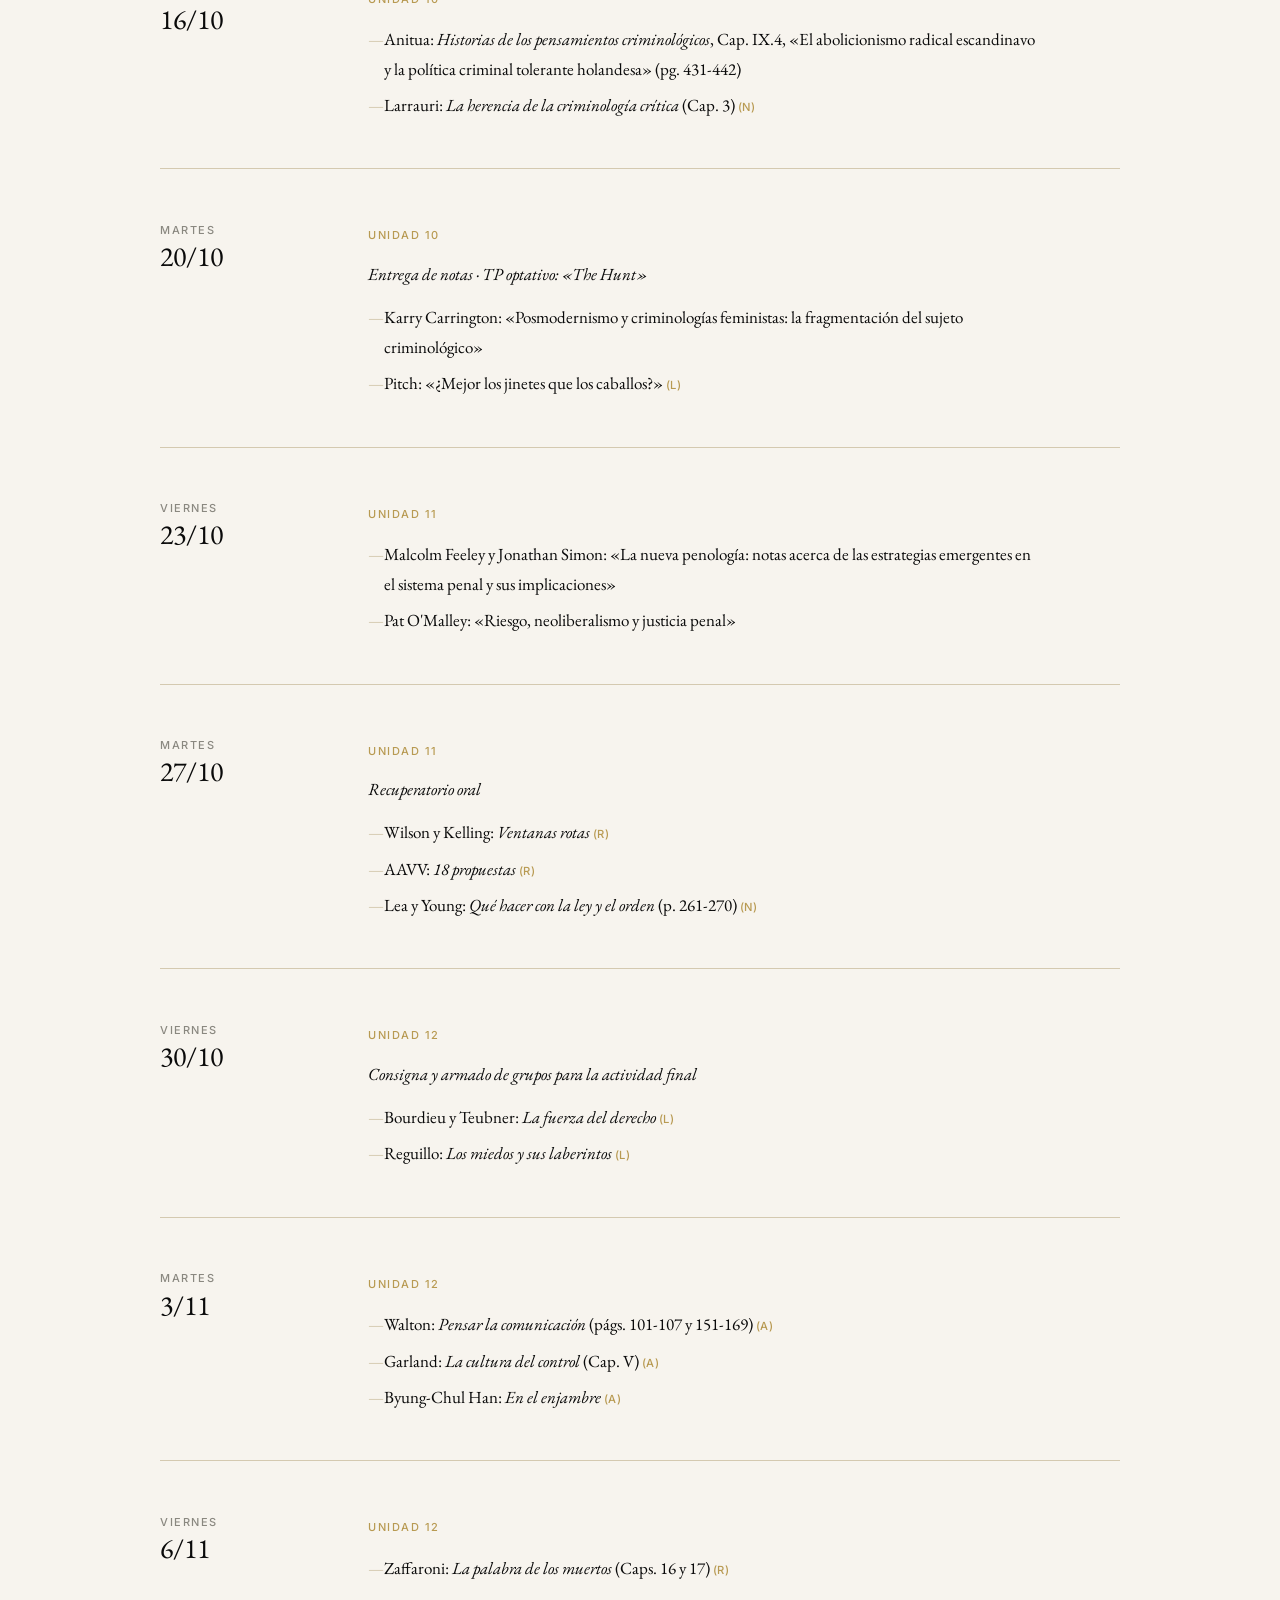
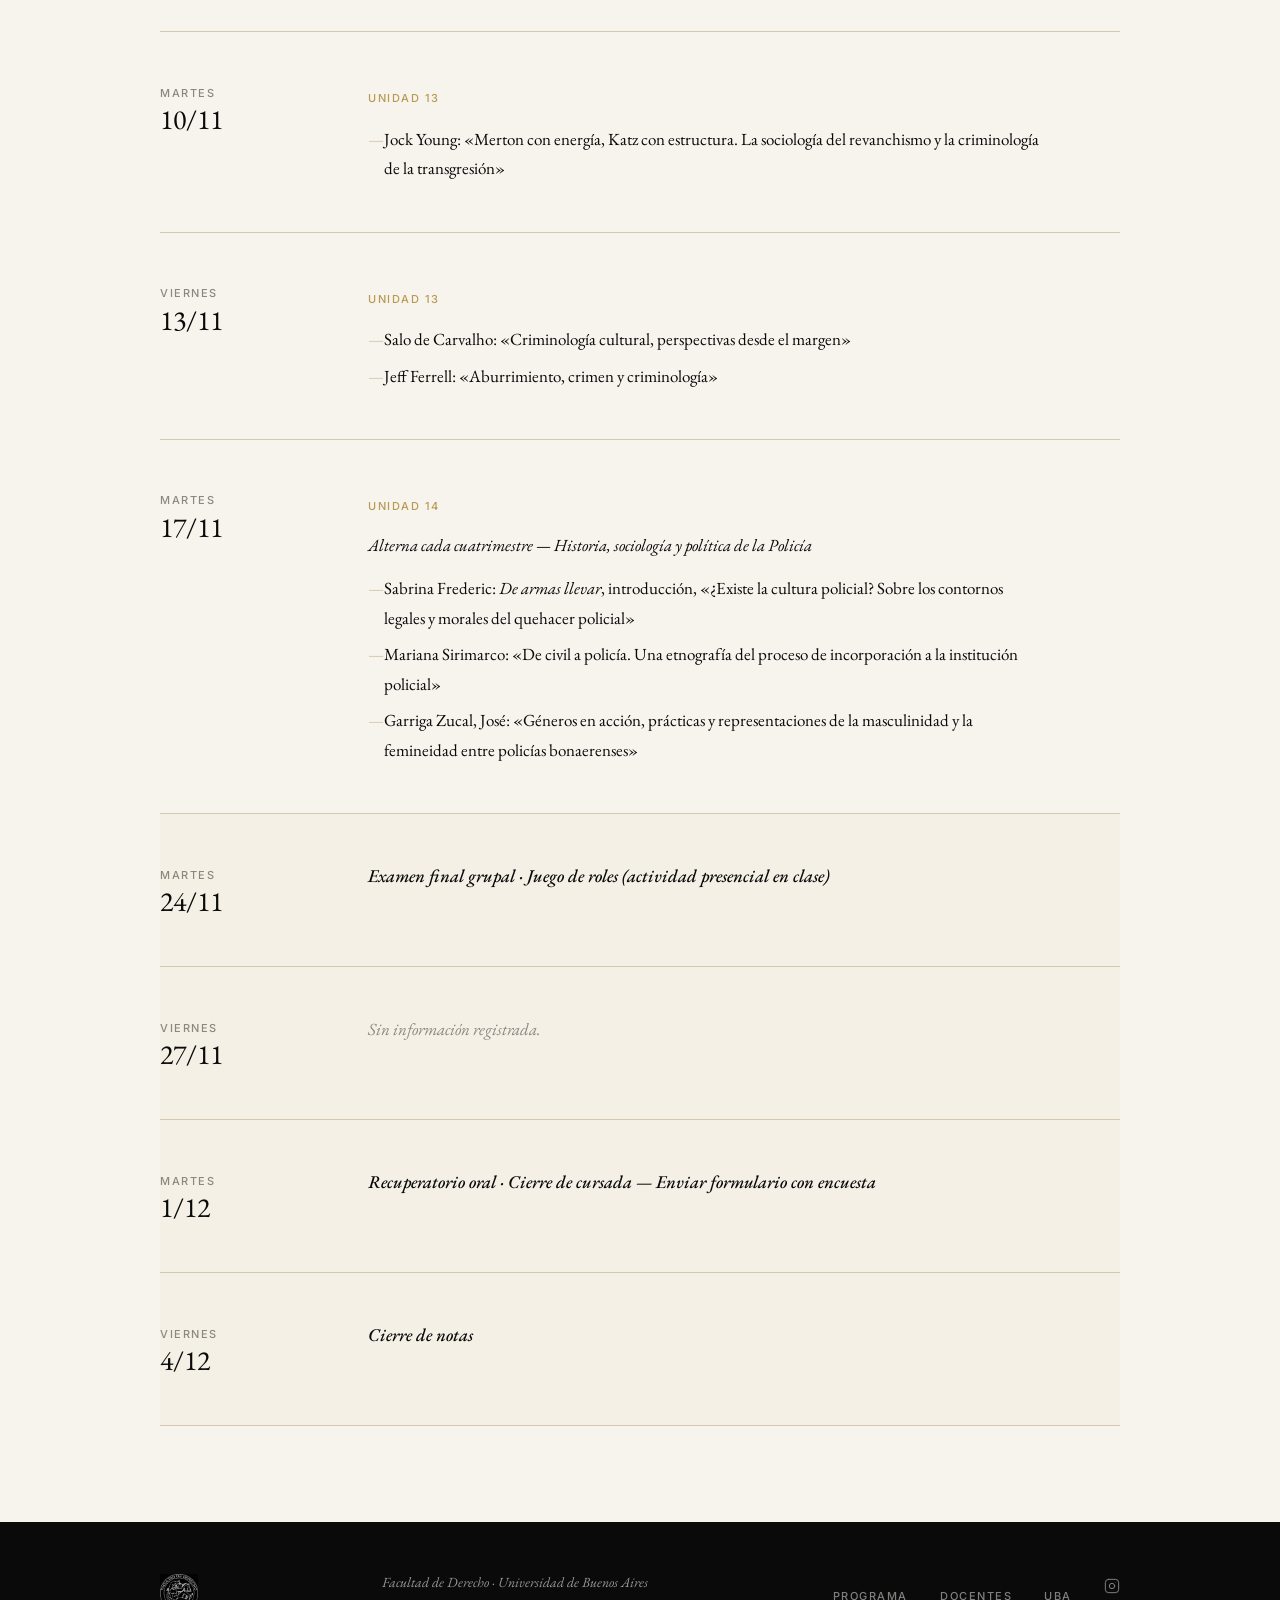
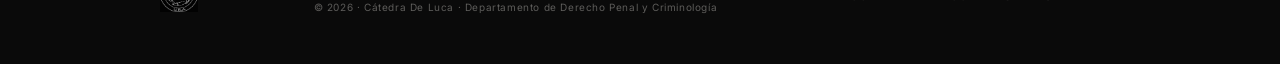
<file: cronograma.html>
<!DOCTYPE html>
<html lang="es-AR">
<head>
  <meta charset="UTF-8">
  <meta name="viewport" content="width=device-width, initial-scale=1.0">
  <meta name="description" content="Cronograma de clases de Criminología · Cátedra De Luca · Facultad de Derecho UBA. Segundo cuatrimestre 2026: fechas, unidades y textos por clase.">
  <meta name="author" content="Cátedra De Luca · Departamento de Derecho Penal y Criminología · UBA">
  <meta name="robots" content="index, follow">
  <link rel="canonical" href="https://RicardoDeckard.github.io/criminologia/cronograma.html">

  <meta property="og:title" content="Cronograma · Criminología · Cátedra De Luca · UBA">
  <meta property="og:description" content="Cronograma de clases del segundo cuatrimestre 2026. Fechas, unidades temáticas y textos correspondientes a cada clase.">
  <meta property="og:type" content="website">
  <meta property="og:url" content="https://RicardoDeckard.github.io/criminologia/cronograma.html">
  <meta property="og:locale" content="es_AR">
  <meta property="og:site_name" content="Criminología · Cátedra De Luca · UBA">

  <title>Cronograma · Criminología · Cátedra De Luca · UBA</title>

  <link rel="preconnect" href="https://fonts.googleapis.com">
  <link rel="preconnect" href="https://fonts.gstatic.com" crossorigin>
  <link href="https://fonts.googleapis.com/css2?family=EB+Garamond:ital,wght@0,400;0,500;1,400;1,500&family=Inter:wght@300;400;500&display=swap" rel="stylesheet">
  <link rel="icon" href="favicon-96x96.png" type="image/png">
  <link rel="apple-touch-icon" href="apple-touch-icon.png">
  <link rel="stylesheet" href="css/main.css">

  <script type="application/ld+json">
  [
    {
      "@context": "https://schema.org",
      "@type": "BreadcrumbList",
      "itemListElement": [
        {
          "@type": "ListItem",
          "position": 1,
          "name": "Criminología · Cátedra De Luca",
          "item": "https://RicardoDeckard.github.io/criminologia/"
        },
        {
          "@type": "ListItem",
          "position": 2,
          "name": "Cronograma",
          "item": "https://RicardoDeckard.github.io/criminologia/cronograma.html"
        }
      ]
    }
  ]
  </script>

  <style>
    .page-header {
      padding-top: calc(80px + var(--space-4xl));
      padding-bottom: var(--space-3xl);
      border-bottom: var(--line-gris);
    }

    .page-eyebrow {
      font-family: var(--font-sans);
      font-size: var(--type-label);
      font-weight: 500;
      letter-spacing: var(--tracking-label);
      text-transform: uppercase;
      color: var(--color-dorado);
      display: block;
      margin-bottom: var(--space-sm);
    }

    .page-title {
      font-family: var(--font-serif);
      font-size: var(--type-h1);
      font-weight: 400;
      line-height: var(--leading-tight);
      margin-bottom: var(--space-lg);
    }

    .page-header-meta {
      font-family: var(--font-sans);
      font-size: var(--type-label);
      letter-spacing: var(--tracking-label);
      text-transform: uppercase;
      color: var(--color-gris);
      line-height: 1.8;
    }

    /* ── Nota introductoria ── */
    .section-crono-intro {
      padding-top: var(--space-2xl);
      padding-bottom: var(--space-xl);
      border-bottom: var(--line-gris);
    }

    .crono-intro-texto {
      font-family: var(--font-serif);
      font-size: var(--type-body);
      font-style: italic;
      color: var(--color-gris);
      max-width: 42rem;
      line-height: var(--leading-loose);
    }

    .crono-leyenda {
      margin-top: var(--space-md);
      font-family: var(--font-sans);
      font-size: var(--type-label);
      letter-spacing: 0.04em;
      color: var(--color-gris);
      line-height: 1.9;
    }

    /* ── Lista de clases ── */
    .section-crono {
      padding-top: var(--space-2xl);
      padding-bottom: var(--space-4xl);
    }

    .crono-lista {
      border-top: var(--line-gris);
    }

    .crono-item {
      border-bottom: var(--line-gris);
      padding-top: var(--space-xl);
      padding-bottom: var(--space-xl);
      display: grid;
      grid-template-columns: 9rem 1fr;
      gap: var(--space-2xl);
      align-items: start;
    }

    .crono-item.es-administrativa {
      background: rgba(184, 154, 82, 0.05);
    }

    .crono-fecha-bloque {
      padding-top: 0.2rem;
    }

    .crono-dia {
      font-family: var(--font-sans);
      font-size: var(--type-label);
      font-weight: 500;
      letter-spacing: var(--tracking-label);
      text-transform: uppercase;
      color: var(--color-gris);
      display: block;
    }

    .crono-fecha {
      font-family: var(--font-serif);
      font-size: 1.75rem;
      font-weight: 400;
      line-height: 1.2;
      color: var(--color-negro);
      display: block;
    }

    .crono-unidad {
      font-family: var(--font-sans);
      font-size: var(--type-label);
      font-weight: 500;
      letter-spacing: var(--tracking-label);
      text-transform: uppercase;
      color: var(--color-dorado);
      display: inline-block;
      margin-bottom: var(--space-sm);
    }

    .crono-admin {
      font-family: var(--font-serif);
      font-size: var(--type-body-sm);
      font-style: italic;
      color: var(--color-negro);
      margin-bottom: var(--space-sm);
      line-height: var(--leading-normal);
    }

    .crono-item.es-administrativa .crono-admin {
      font-size: var(--type-body);
      font-weight: 500;
    }

    .crono-textos {
      list-style: none;
      margin: 0;
      padding: 0;
    }

    .crono-textos li {
      font-family: var(--font-serif);
      font-size: var(--type-body-sm);
      line-height: var(--leading-loose);
      color: var(--color-negro);
      max-width: 42rem;
      padding-left: 1rem;
      position: relative;
      margin-bottom: 0.4rem;
    }

    .crono-textos li::before {
      content: "—";
      position: absolute;
      left: 0;
      color: var(--color-gris-claro);
    }

    .crono-textos li:last-child {
      margin-bottom: 0;
    }

    .crono-cod {
      font-family: var(--font-sans);
      font-size: 0.7rem;
      font-weight: 500;
      letter-spacing: 0.04em;
      color: var(--color-dorado);
    }

    .crono-vacio {
      font-family: var(--font-serif);
      font-style: italic;
      font-size: var(--type-body-sm);
      color: var(--color-gris);
    }

    /* ── Responsive ── */
    @media (max-width: 767px) {
      .page-header {
        padding-top: calc(80px + var(--space-2xl));
        padding-bottom: var(--space-2xl);
      }

      .section-crono-intro {
        padding-top: var(--space-xl);
        padding-bottom: var(--space-lg);
      }

      .section-crono {
        padding-top: var(--space-xl);
        padding-bottom: var(--space-2xl);
      }

      .crono-item {
        grid-template-columns: 1fr;
        gap: var(--space-sm);
        padding-top: var(--space-lg);
        padding-bottom: var(--space-lg);
      }

      .crono-fecha {
        font-size: 1.4rem;
      }
    }
  </style>
</head>

<body class="nav-dark">

  <nav class="nav-global" id="nav-global" aria-label="Navegación principal">
    <div class="nav-inner">
      <a href="index.html" class="nav-brand">
        Criminología <span class="nav-brand-sufijo"> <span class="nav-dot" aria-hidden="true">·</span> Cátedra De Luca</span>
      </a>
      <ul class="nav-links" role="list">
        <li><a href="programa.html">Programa</a></li>
        <li><a href="cronograma.html">Cronograma</a></li>
        <li><a href="materiales.html">Materiales</a></li>
        <li><a href="clases.html">Clases</a></li>
        <li><a href="trabajos-practicos.html">Trabajos Prácticos</a></li>
        <li><a href="docentes.html">Docentes</a></li>
        <li class="nav-social">
          <a href="https://www.instagram.com/criminologia_peres_deluca/" target="_blank" rel="noopener noreferrer" aria-label="Instagram de la cátedra">
            <svg class="nav-ig-icon" xmlns="http://www.w3.org/2000/svg" viewBox="0 0 24 24" fill="none" stroke="currentColor" stroke-width="1.5" stroke-linecap="round" stroke-linejoin="round" aria-hidden="true">
              <rect x="2" y="2" width="20" height="20" rx="5" ry="5"/>
              <circle cx="12" cy="12" r="4"/>
              <circle cx="17.5" cy="6.5" r="0.5" fill="currentColor" stroke="none"/>
            </svg>
          </a>
        </li>
      </ul>
      <button class="nav-menu-toggle" id="nav-menu-toggle" aria-expanded="false" aria-label="Abrir menú de navegación">
        <svg width="22" height="16" viewBox="0 0 22 16" fill="none" xmlns="http://www.w3.org/2000/svg" aria-hidden="true">
          <line x1="0" y1="1" x2="22" y2="1" stroke="currentColor" stroke-width="1.5"/>
          <line x1="0" y1="8" x2="22" y2="8" stroke="currentColor" stroke-width="1.5"/>
          <line x1="0" y1="15" x2="22" y2="15" stroke="currentColor" stroke-width="1.5"/>
        </svg>
      </button>
    </div>
    <div class="nav-line" aria-hidden="true"></div>
  </nav>

  <div class="nav-mobile-overlay" id="nav-mobile-overlay" aria-hidden="true">
    <div class="nav-mobile-inner">
      <button class="nav-mobile-close" id="nav-mobile-close" aria-label="Cerrar menú">
        <span aria-hidden="true">—</span>
      </button>
      <ul class="nav-mobile-links" role="list">
        <li><a href="programa.html">Programa</a></li>
        <li><a href="cronograma.html">Cronograma</a></li>
        <li><a href="materiales.html">Materiales</a></li>
        <li><a href="clases.html">Clases</a></li>
        <li><a href="trabajos-practicos.html">Trabajos Prácticos</a></li>
        <li><a href="docentes.html">Docentes</a></li>
        <li>
          <a href="https://www.instagram.com/criminologia_peres_deluca/" target="_blank" rel="noopener noreferrer" aria-label="Instagram de la cátedra" style="display:flex;align-items:center;gap:10px;">
            <svg xmlns="http://www.w3.org/2000/svg" viewBox="0 0 24 24" fill="none" stroke="currentColor" stroke-width="1.5" stroke-linecap="round" stroke-linejoin="round" style="width:28px;height:28px;" aria-hidden="true">
              <rect x="2" y="2" width="20" height="20" rx="5" ry="5"/>
              <circle cx="12" cy="12" r="4"/>
              <circle cx="17.5" cy="6.5" r="0.5" fill="currentColor" stroke="none"/>
            </svg>
            Instagram
          </a>
        </li>
      </ul>
    </div>
  </div>

  <main id="main-content">

    <header class="page-header">
      <div class="content-area">
        <span class="page-eyebrow">Criminología · Cátedra De Luca</span>
        <h1 class="page-title">Cronograma</h1>
        <p class="page-header-meta">
          Segundo cuatrimestre 2026 · Clases martes y viernes<br>
          Ciclo Profesional Orientado · Facultad de Derecho · Universidad de Buenos Aires
        </p>
      </div>
    </header>

    <section class="section-crono-intro">
      <div class="content-area">
        <p class="crono-intro-texto">Detalle de clases, unidades temáticas y textos correspondientes a cada fecha del cuatrimestre. Las lecturas obligatorias y complementarias por unidad, con enlaces a los materiales, se encuentran en la sección <a href="materiales.html">Materiales</a>.</p>
        <p class="crono-leyenda">Las iniciales entre paréntesis remiten a la clasificación bibliográfica de cada lectura conforme al cronograma original de la cátedra.</p>
      </div>
    </section>

    <section class="section-crono">
      <div class="content-area">
        <div class="crono-lista">

          <article class="crono-item">
            <div class="crono-fecha-bloque">
              <span class="crono-dia">Viernes</span>
              <span class="crono-fecha">14/8</span>
            </div>
            <div>
              <span class="crono-unidad">Unidad 1</span>
              <p class="crono-admin">Presentación del curso · Cuestiones administrativas</p>
              <ul class="crono-textos">
                <li>Bourdieu: <em>Intelectuales, política y poder</em> (p. 75-100) <span class="crono-cod">(L)</span></li>
              </ul>
            </div>
          </article>

          <article class="crono-item">
            <div class="crono-fecha-bloque">
              <span class="crono-dia">Martes</span>
              <span class="crono-fecha">18/8</span>
            </div>
            <div>
              <span class="crono-unidad">Unidad 1</span>
              <ul class="crono-textos">
                <li>Foucault: 3ª Conferencia, «La verdad y las formas jurídicas» <span class="crono-cod">(L)</span></li>
                <li>Alagia: <em>Hacer sufrir</em> (p. 41-55 y 277-300) <span class="crono-cod">(D)</span></li>
              </ul>
            </div>
          </article>

          <article class="crono-item">
            <div class="crono-fecha-bloque">
              <span class="crono-dia">Viernes</span>
              <span class="crono-fecha">21/8</span>
            </div>
            <div>
              <span class="crono-unidad">Unidad 1</span>
              <ul class="crono-textos">
                <li>Zaffaroni: <em>Criminología. Aproximación desde un margen</em></li>
                <li>Zaffaroni: <em>La palabra de los muertos</em></li>
                <li>Zaffaroni: <em>Origen y evolución del discurso crítico en el derecho penal</em></li>
                <li>Zaffaroni: <em>Spee, el padre de la criminología crítica</em> <span class="crono-cod">(R)</span></li>
              </ul>
            </div>
          </article>

          <article class="crono-item">
            <div class="crono-fecha-bloque">
              <span class="crono-dia">Martes</span>
              <span class="crono-fecha">25/8</span>
            </div>
            <div>
              <span class="crono-unidad">Unidad 2</span>
              <ul class="crono-textos">
                <li>Kant: <em>La metafísica de las costumbres</em></li>
                <li>Hobbes: <em>El Leviatán</em> <span class="crono-cod">(R)</span></li>
              </ul>
            </div>
          </article>

          <article class="crono-item">
            <div class="crono-fecha-bloque">
              <span class="crono-dia">Viernes</span>
              <span class="crono-fecha">28/8</span>
            </div>
            <div>
              <span class="crono-unidad">Unidad 2</span>
              <ul class="crono-textos">
                <li>Piers Beirne: <em>Hacia una ciencia del «Homo Criminalis»</em></li>
                <li>Alvaro Pires: «Perfiles, huellas y recorridos de la racionalidad penal moderna» <span class="crono-cod">(L)</span></li>
              </ul>
            </div>
          </article>

          <article class="crono-item">
            <div class="crono-fecha-bloque">
              <span class="crono-dia">Martes</span>
              <span class="crono-fecha">1/9</span>
            </div>
            <div>
              <span class="crono-unidad">Unidad 3</span>
              <ul class="crono-textos">
                <li>Imágenes de Goya <span class="crono-cod">(L)</span></li>
                <li>Foucault: <em>Vigilar y castigar</em> (caps. «El cuerpo de los condenados» y «El castigo generalizado») <span class="crono-cod">(D)</span></li>
                <li>Rusche y Kirchheimer: <em>Pena y estructura social</em> <span class="crono-cod">(R)</span></li>
              </ul>
            </div>
          </article>

          <article class="crono-item">
            <div class="crono-fecha-bloque">
              <span class="crono-dia">Viernes</span>
              <span class="crono-fecha">4/9</span>
            </div>
            <div>
              <span class="crono-unidad">Unidad 3</span>
              <ul class="crono-textos">
                <li>Foucault: <em>La evolución de la noción de individuo peligroso</em></li>
                <li>Marí: <em>Igualdad vs. Seguridad</em> <span class="crono-cod">(L)</span></li>
              </ul>
            </div>
          </article>

          <article class="crono-item">
            <div class="crono-fecha-bloque">
              <span class="crono-dia">Martes</span>
              <span class="crono-fecha">8/9</span>
            </div>
            <div>
              <span class="crono-unidad">Unidad 4</span>
              <p class="crono-admin">1ª actividad evaluativa presencial (Unidades 1, 2 y 3)</p>
              <ul class="crono-textos">
                <li>Marí: <em>Positivismo</em> <span class="crono-cod">(L)</span></li>
              </ul>
            </div>
          </article>

          <article class="crono-item">
            <div class="crono-fecha-bloque">
              <span class="crono-dia">Viernes</span>
              <span class="crono-fecha">11/9</span>
            </div>
            <div>
              <span class="crono-unidad">Unidad 4</span>
              <ul class="crono-textos">
                <li>Melossi: «Controlar el delito, controlar la sociedad» (cap. 2, pg. 57-85) <span class="crono-cod">(D)</span></li>
                <li>Ferri: <em>Sociología criminal</em> (Cap. 1) <span class="crono-cod">(R)</span></li>
              </ul>
            </div>
          </article>

          <article class="crono-item">
            <div class="crono-fecha-bloque">
              <span class="crono-dia">Martes</span>
              <span class="crono-fecha">15/9</span>
            </div>
            <div>
              <span class="crono-unidad">Unidad 4</span>
              <ul class="crono-textos">
                <li>Matza: <em>Delincuencia y deriva</em>, «El delincuente del positivismo»</li>
                <li>Terán: <em>Historia de las ideas en Argentina</em> (Cap. V) <span class="crono-cod">(L)</span></li>
              </ul>
            </div>
          </article>

          <article class="crono-item">
            <div class="crono-fecha-bloque">
              <span class="crono-dia">Viernes</span>
              <span class="crono-fecha">18/9</span>
            </div>
            <div>
              <span class="crono-unidad">Unidad 5</span>
              <ul class="crono-textos">
                <li>Garland: <em>Castigo y sociedad moderna</em> (Cap. 2)</li>
                <li>Taylor, Walton y Young: <em>La nueva criminología</em> — Durkheim y el rechazo del individualismo analítico <span class="crono-cod">(L)</span></li>
              </ul>
            </div>
          </article>

          <article class="crono-item">
            <div class="crono-fecha-bloque">
              <span class="crono-dia">Martes</span>
              <span class="crono-fecha">22/9</span>
            </div>
            <div>
              <span class="crono-unidad">Unidad 5</span>
              <ul class="crono-textos">
                <li>Tarde: <em>Ensayos sociológicos</em> — Introducción <span class="crono-cod">(A)</span></li>
                <li>Melossi: <em>El estado del control social</em> <span class="crono-cod">(L)</span></li>
              </ul>
            </div>
          </article>

          <article class="crono-item">
            <div class="crono-fecha-bloque">
              <span class="crono-dia">Viernes</span>
              <span class="crono-fecha">25/9</span>
            </div>
            <div>
              <span class="crono-unidad">Unidad 6</span>
              <ul class="crono-textos">
                <li>David Downes y Paul Rock: <em>La sociología de la desviación</em>, cap. III, «El departamento de sociología de la Universidad de Chicago» (pg. 85-120)</li>
                <li>Sozzo: <em>Park, Shaw y McKay y la mirada sociológica sobre el delito de la escuela de Chicago</em> <span class="crono-cod">(R)</span></li>
                <li>Park: <em>La organización de la comunidad y la delincuencia juvenil</em> <span class="crono-cod">(L)</span></li>
              </ul>
            </div>
          </article>

          <article class="crono-item">
            <div class="crono-fecha-bloque">
              <span class="crono-dia">Martes</span>
              <span class="crono-fecha">29/9</span>
            </div>
            <div>
              <span class="crono-unidad">Unidad 7</span>
              <ul class="crono-textos">
                <li>Taylor, Walton y Young: <em>La nueva criminología</em>, Merton (Cap. 4) <span class="crono-cod">(D)</span></li>
                <li>Sutherland: <em>Asociación diferencial</em> — El delito de cuello blanco <span class="crono-cod">(R)</span></li>
              </ul>
            </div>
          </article>

          <article class="crono-item">
            <div class="crono-fecha-bloque">
              <span class="crono-dia">Viernes</span>
              <span class="crono-fecha">2/10</span>
            </div>
            <div>
              <span class="crono-unidad">Unidad 8</span>
              <p class="crono-admin">2ª actividad evaluativa presencial (hasta Unidad 8 inclusive)</p>
              <ul class="crono-textos">
                <li>Sykes y Matza: <em>Técnicas de neutralización</em> <span class="crono-cod">(R)</span></li>
                <li>Cohen: <em>La sociología del acto desviado</em> <span class="crono-cod">(R)</span></li>
                <li>Matza y Sykes: <em>La delincuencia juvenil y los valores subterráneos</em></li>
                <li>Becker: <em>Outsiders</em> <span class="crono-cod">(D)</span></li>
              </ul>
            </div>
          </article>

          <article class="crono-item">
            <div class="crono-fecha-bloque">
              <span class="crono-dia">Martes</span>
              <span class="crono-fecha">6/10</span>
            </div>
            <div>
              <span class="crono-unidad">Unidad 9</span>
              <ul class="crono-textos">
                <li>Arendt: <em>Responsabilidad y juicio</em> <span class="crono-cod">(L)</span></li>
                <li>Primo Levi: <em>Trilogía de Auschwitz</em>, «Un día bueno» <span class="crono-cod">(L)</span></li>
              </ul>
            </div>
          </article>

          <article class="crono-item">
            <div class="crono-fecha-bloque">
              <span class="crono-dia">Viernes</span>
              <span class="crono-fecha">9/10</span>
            </div>
            <div>
              <span class="crono-unidad">Unidad 9</span>
              <ul class="crono-textos">
                <li>Zaffaroni: <em>Crímenes de masa</em> — Masacres, larvas y semillas <span class="crono-cod">(R)</span></li>
                <li>Feierstein: <em>Juicios</em> (Cap. IV) <span class="crono-cod">(A)</span></li>
              </ul>
            </div>
          </article>

          <article class="crono-item es-administrativa">
            <div class="crono-fecha-bloque">
              <span class="crono-dia">Martes</span>
              <span class="crono-fecha">13/10</span>
            </div>
            <div>
              <p class="crono-admin">Examen escrito</p>
            </div>
          </article>

          <article class="crono-item">
            <div class="crono-fecha-bloque">
              <span class="crono-dia">Viernes</span>
              <span class="crono-fecha">16/10</span>
            </div>
            <div>
              <span class="crono-unidad">Unidad 10</span>
              <ul class="crono-textos">
                <li>Anitua: <em>Historias de los pensamientos criminológicos</em>, Cap. IX.4, «El abolicionismo radical escandinavo y la política criminal tolerante holandesa» (pg. 431-442)</li>
                <li>Larrauri: <em>La herencia de la criminología crítica</em> (Cap. 3) <span class="crono-cod">(N)</span></li>
              </ul>
            </div>
          </article>

          <article class="crono-item">
            <div class="crono-fecha-bloque">
              <span class="crono-dia">Martes</span>
              <span class="crono-fecha">20/10</span>
            </div>
            <div>
              <span class="crono-unidad">Unidad 10</span>
              <p class="crono-admin">Entrega de notas · TP optativo: «The Hunt»</p>
              <ul class="crono-textos">
                <li>Karry Carrington: «Posmodernismo y criminologías feministas: la fragmentación del sujeto criminológico»</li>
                <li>Pitch: «¿Mejor los jinetes que los caballos?» <span class="crono-cod">(L)</span></li>
              </ul>
            </div>
          </article>

          <article class="crono-item">
            <div class="crono-fecha-bloque">
              <span class="crono-dia">Viernes</span>
              <span class="crono-fecha">23/10</span>
            </div>
            <div>
              <span class="crono-unidad">Unidad 11</span>
              <ul class="crono-textos">
                <li>Malcolm Feeley y Jonathan Simon: «La nueva penología: notas acerca de las estrategias emergentes en el sistema penal y sus implicaciones»</li>
                <li>Pat O'Malley: «Riesgo, neoliberalismo y justicia penal»</li>
              </ul>
            </div>
          </article>

          <article class="crono-item">
            <div class="crono-fecha-bloque">
              <span class="crono-dia">Martes</span>
              <span class="crono-fecha">27/10</span>
            </div>
            <div>
              <span class="crono-unidad">Unidad 11</span>
              <p class="crono-admin">Recuperatorio oral</p>
              <ul class="crono-textos">
                <li>Wilson y Kelling: <em>Ventanas rotas</em> <span class="crono-cod">(R)</span></li>
                <li>AAVV: <em>18 propuestas</em> <span class="crono-cod">(R)</span></li>
                <li>Lea y Young: <em>Qué hacer con la ley y el orden</em> (p. 261-270) <span class="crono-cod">(N)</span></li>
              </ul>
            </div>
          </article>

          <article class="crono-item">
            <div class="crono-fecha-bloque">
              <span class="crono-dia">Viernes</span>
              <span class="crono-fecha">30/10</span>
            </div>
            <div>
              <span class="crono-unidad">Unidad 12</span>
              <p class="crono-admin">Consigna y armado de grupos para la actividad final</p>
              <ul class="crono-textos">
                <li>Bourdieu y Teubner: <em>La fuerza del derecho</em> <span class="crono-cod">(L)</span></li>
                <li>Reguillo: <em>Los miedos y sus laberintos</em> <span class="crono-cod">(L)</span></li>
              </ul>
            </div>
          </article>

          <article class="crono-item">
            <div class="crono-fecha-bloque">
              <span class="crono-dia">Martes</span>
              <span class="crono-fecha">3/11</span>
            </div>
            <div>
              <span class="crono-unidad">Unidad 12</span>
              <ul class="crono-textos">
                <li>Walton: <em>Pensar la comunicación</em> (págs. 101-107 y 151-169) <span class="crono-cod">(A)</span></li>
                <li>Garland: <em>La cultura del control</em> (Cap. V) <span class="crono-cod">(A)</span></li>
                <li>Byung-Chul Han: <em>En el enjambre</em> <span class="crono-cod">(A)</span></li>
              </ul>
            </div>
          </article>

          <article class="crono-item">
            <div class="crono-fecha-bloque">
              <span class="crono-dia">Viernes</span>
              <span class="crono-fecha">6/11</span>
            </div>
            <div>
              <span class="crono-unidad">Unidad 12</span>
              <ul class="crono-textos">
                <li>Zaffaroni: <em>La palabra de los muertos</em> (Caps. 16 y 17) <span class="crono-cod">(R)</span></li>
              </ul>
            </div>
          </article>

          <article class="crono-item">
            <div class="crono-fecha-bloque">
              <span class="crono-dia">Martes</span>
              <span class="crono-fecha">10/11</span>
            </div>
            <div>
              <span class="crono-unidad">Unidad 13</span>
              <ul class="crono-textos">
                <li>Jock Young: «Merton con energía, Katz con estructura. La sociología del revanchismo y la criminología de la transgresión»</li>
              </ul>
            </div>
          </article>

          <article class="crono-item">
            <div class="crono-fecha-bloque">
              <span class="crono-dia">Viernes</span>
              <span class="crono-fecha">13/11</span>
            </div>
            <div>
              <span class="crono-unidad">Unidad 13</span>
              <ul class="crono-textos">
                <li>Salo de Carvalho: «Criminología cultural, perspectivas desde el margen»</li>
                <li>Jeff Ferrell: «Aburrimiento, crimen y criminología»</li>
              </ul>
            </div>
          </article>

          <article class="crono-item">
            <div class="crono-fecha-bloque">
              <span class="crono-dia">Martes</span>
              <span class="crono-fecha">17/11</span>
            </div>
            <div>
              <span class="crono-unidad">Unidad 14</span>
              <p class="crono-admin">Alterna cada cuatrimestre — Historia, sociología y política de la Policía</p>
              <ul class="crono-textos">
                <li>Sabrina Frederic: <em>De armas llevar</em>, introducción, «¿Existe la cultura policial? Sobre los contornos legales y morales del quehacer policial»</li>
                <li>Mariana Sirimarco: «De civil a policía. Una etnografía del proceso de incorporación a la institución policial»</li>
                <li>Garriga Zucal, José: «Géneros en acción, prácticas y representaciones de la masculinidad y la femineidad entre policías bonaerenses»</li>
              </ul>
            </div>
          </article>

          <article class="crono-item es-administrativa">
            <div class="crono-fecha-bloque">
              <span class="crono-dia">Martes</span>
              <span class="crono-fecha">24/11</span>
            </div>
            <div>
              <p class="crono-admin">Examen final grupal · Juego de roles (actividad presencial en clase)</p>
            </div>
          </article>

          <article class="crono-item es-administrativa">
            <div class="crono-fecha-bloque">
              <span class="crono-dia">Viernes</span>
              <span class="crono-fecha">27/11</span>
            </div>
            <div>
              <p class="crono-vacio">Sin información registrada.</p>
            </div>
          </article>

          <article class="crono-item es-administrativa">
            <div class="crono-fecha-bloque">
              <span class="crono-dia">Martes</span>
              <span class="crono-fecha">1/12</span>
            </div>
            <div>
              <p class="crono-admin">Recuperatorio oral · Cierre de cursada — Enviar formulario con encuesta</p>
            </div>
          </article>

          <article class="crono-item es-administrativa">
            <div class="crono-fecha-bloque">
              <span class="crono-dia">Viernes</span>
              <span class="crono-fecha">4/12</span>
            </div>
            <div>
              <p class="crono-admin">Cierre de notas</p>
            </div>
          </article>

        </div>
      </div>
    </section>

  </main>

  <footer class="footer-global" role="contentinfo">
    <div class="footer-inner">
      <div class="footer-left">
        <img src="img/institucional/logo-footer.png" alt="Facultad de Derecho, Universidad de Buenos Aires" width="72" height="72" loading="lazy" class="footer-escudo">
      </div>
      <div class="footer-center">
        <p class="footer-institution"><em>Facultad de Derecho · Universidad de Buenos Aires</em></p>
        <p class="footer-copyright">© 2026 · Cátedra De Luca · Departamento de Derecho Penal y Criminología</p>
      </div>
      <nav class="footer-nav" aria-label="Navegación del pie de página">
        <ul role="list">
          <li><a href="programa.html">Programa</a></li>
          <li><a href="docentes.html">Docentes</a></li>
          <li><a href="https://www.derecho.uba.ar" target="_blank" rel="noopener noreferrer">UBA<span class="sr-only"> (se abre en nueva pestaña)</span></a></li>
          <li>
            <a href="https://www.instagram.com/criminologia_peres_deluca/" target="_blank" rel="noopener noreferrer" aria-label="Instagram de la cátedra" class="footer-ig">
              <svg xmlns="http://www.w3.org/2000/svg" viewBox="0 0 24 24" fill="none" stroke="currentColor" stroke-width="1.5" stroke-linecap="round" stroke-linejoin="round" aria-hidden="true" style="width:16px;height:16px;vertical-align:middle;">
                <rect x="2" y="2" width="20" height="20" rx="5" ry="5"/>
                <circle cx="12" cy="12" r="4"/>
                <circle cx="17.5" cy="6.5" r="0.5" fill="currentColor" stroke="none"/>
              </svg>
            </a>
          </li>
        </ul>
      </nav>
    </div>
  </footer>

  <script src="js/nav.js"></script>
  <script src="js/mobile-menu.js"></script>
  <script src="js/main.js"></script>

</body>
</html>
</file>
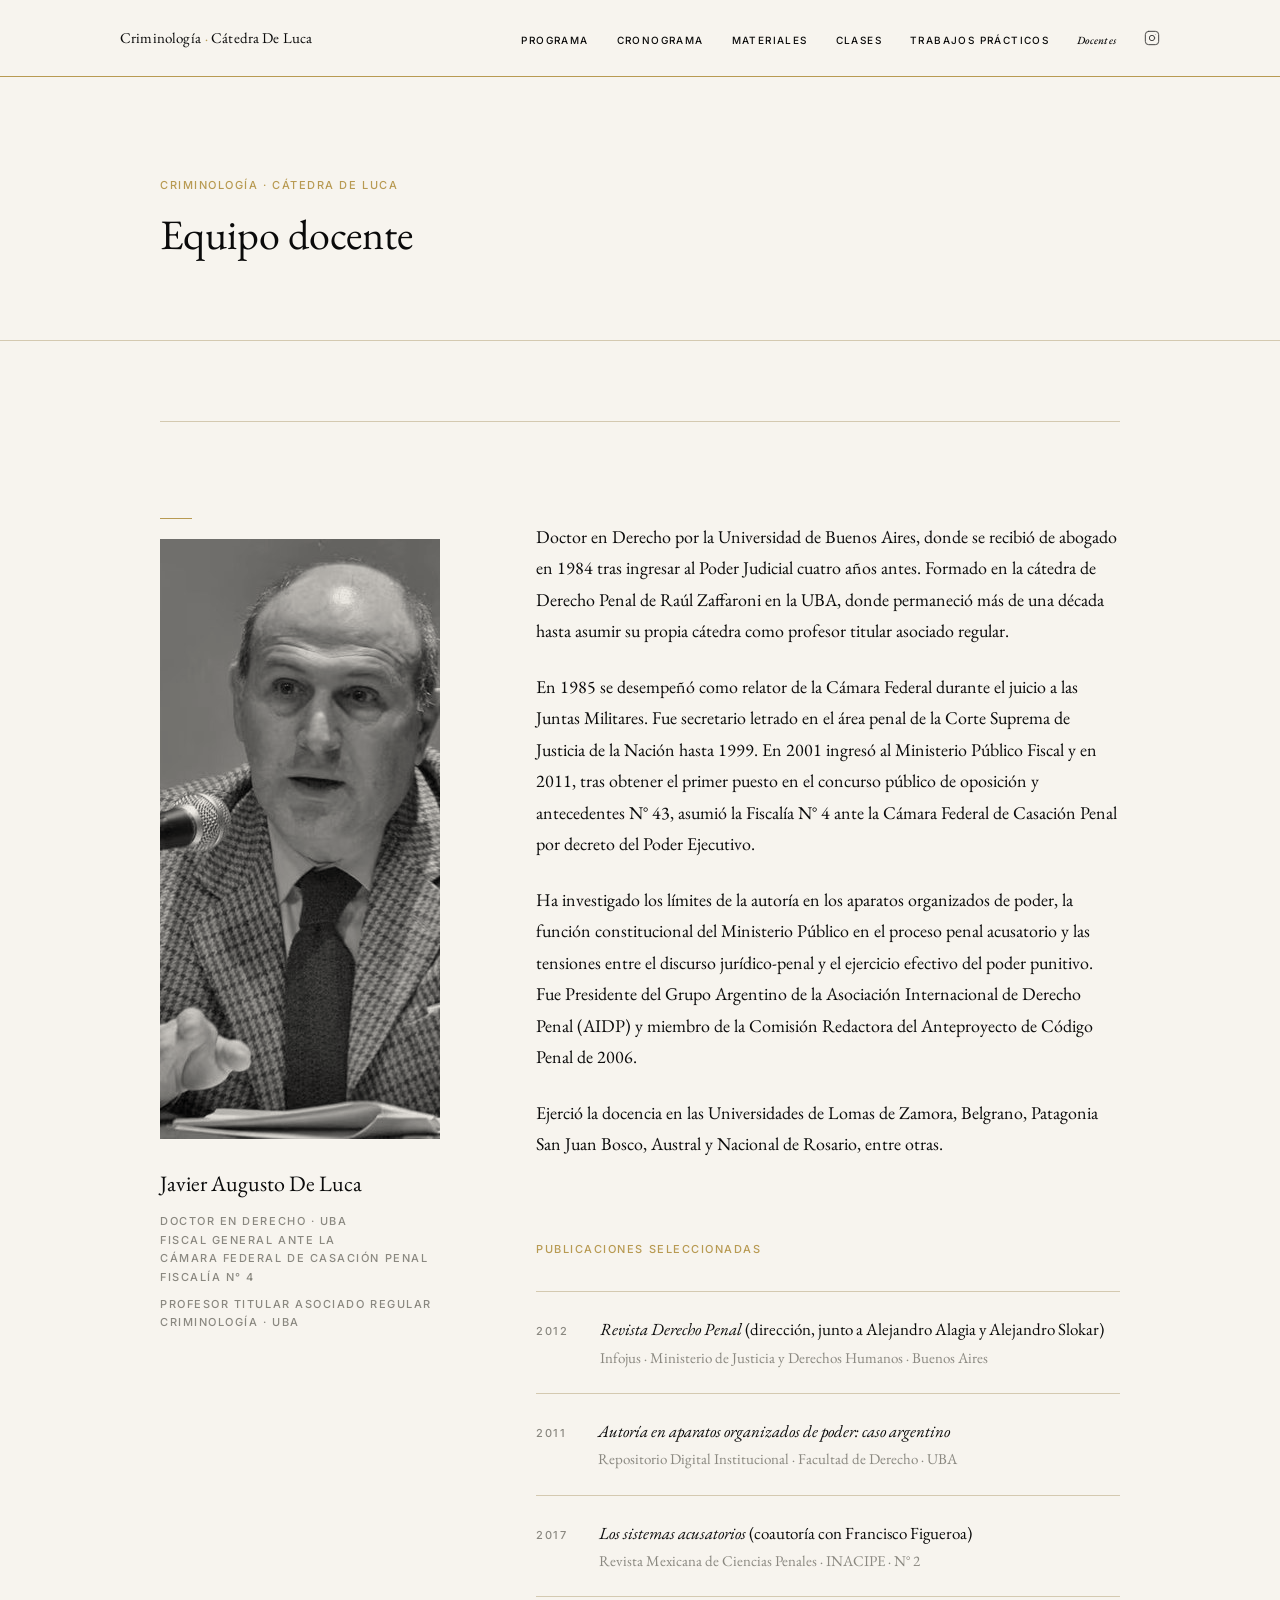
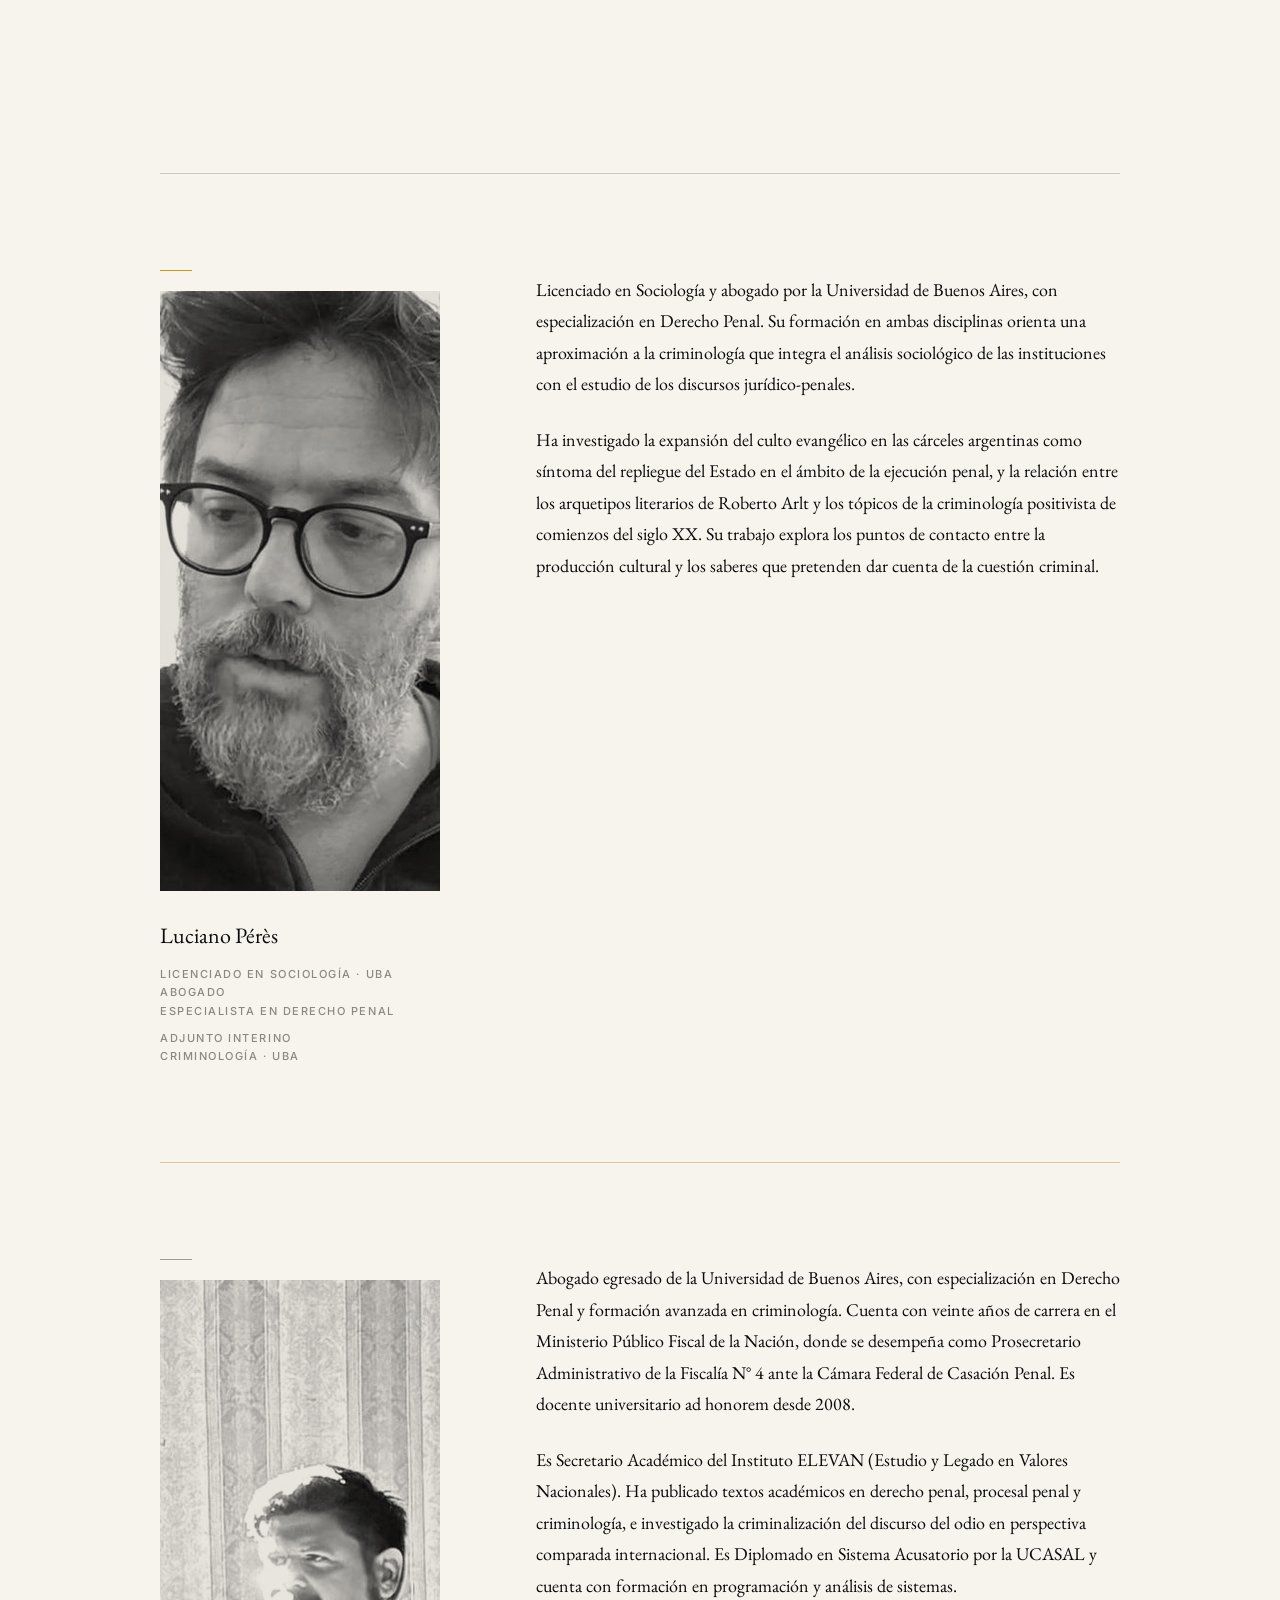
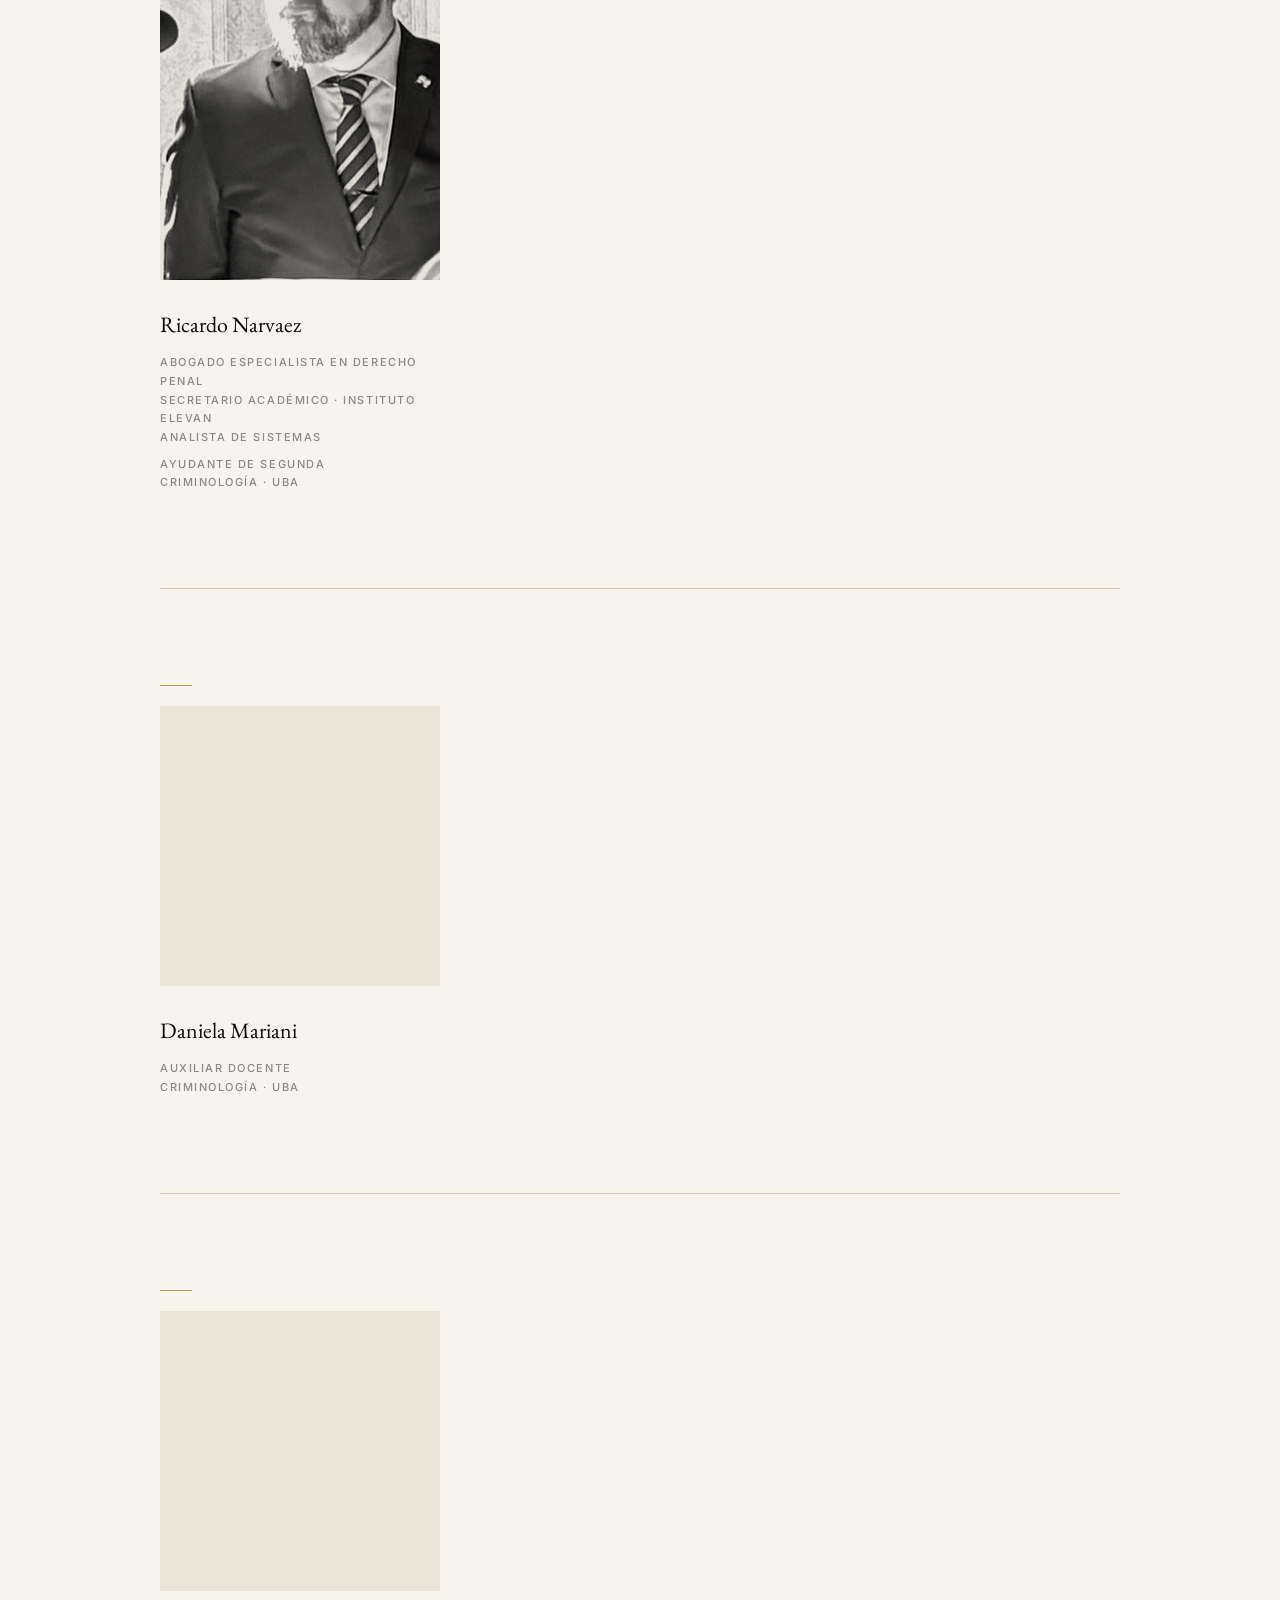
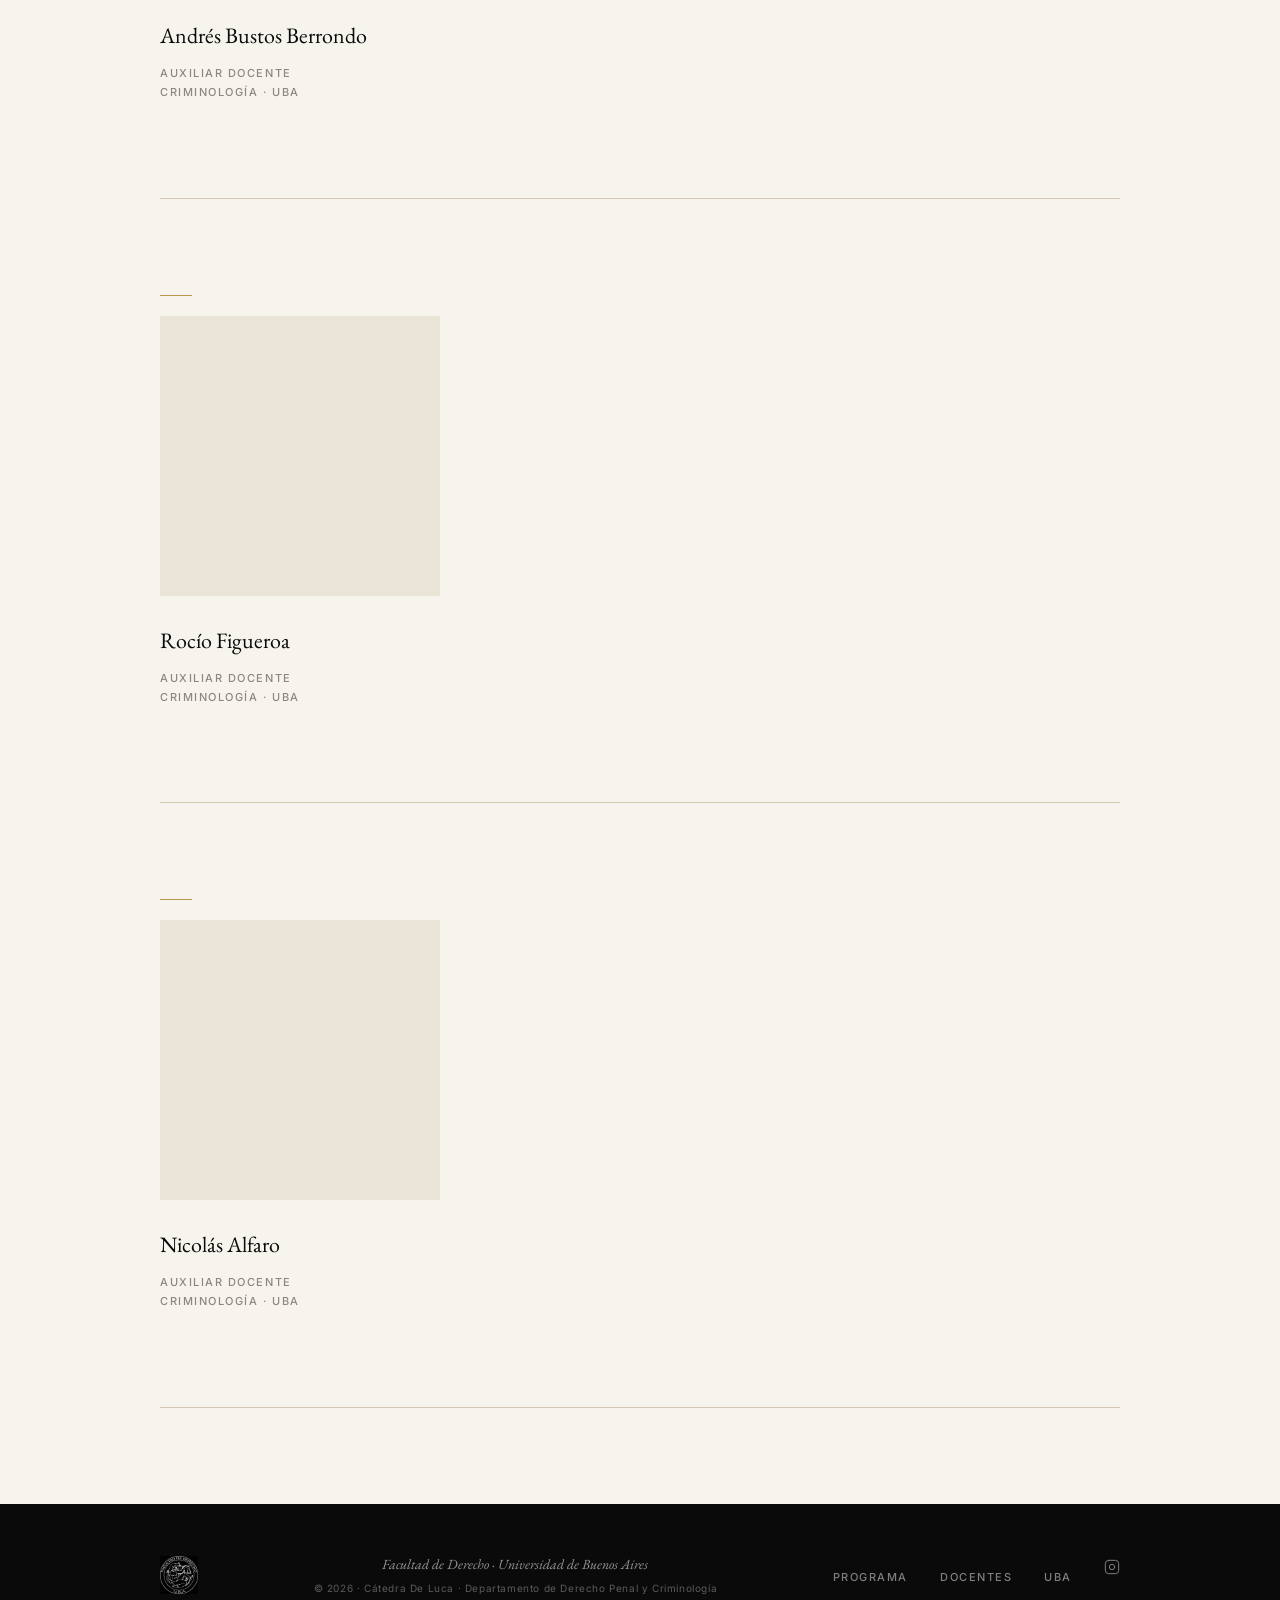
<file: docentes.html>
<!DOCTYPE html>
<html lang="es-AR">
<head>
  <meta charset="UTF-8">
  <meta name="viewport" content="width=device-width, initial-scale=1.0">
  <meta name="description" content="Equipo docente de Criminología · Cátedra De Luca · Facultad de Derecho UBA. Javier Augusto De Luca, Luciano Pérès y Ricardo Narvaez.">
  <meta name="author" content="Cátedra De Luca · Departamento de Derecho Penal y Criminología · UBA">
  <meta name="robots" content="index, follow">
  <link rel="canonical" href="https://RicardoDeckard.github.io/criminologia/docentes.html">

  <meta property="og:title" content="Equipo Docente · Criminología · Cátedra De Luca · UBA">
  <meta property="og:description" content="Javier Augusto De Luca, Luciano Pérès y Ricardo Narvaez. Criminología, Facultad de Derecho, Universidad de Buenos Aires.">
  <meta property="og:type" content="website">
  <meta property="og:url" content="https://RicardoDeckard.github.io/criminologia/docentes.html">
  <meta property="og:locale" content="es_AR">
  <meta property="og:site_name" content="Criminología · Cátedra De Luca · UBA">

  <title>Equipo Docente · Criminología · Cátedra De Luca · UBA</title>

  <link rel="preconnect" href="https://fonts.googleapis.com">
  <link rel="preconnect" href="https://fonts.gstatic.com" crossorigin>
  <link href="https://fonts.googleapis.com/css2?family=EB+Garamond:ital,wght@0,400;0,500;1,400;1,500&family=Inter:wght@300;400;500&display=swap" rel="stylesheet">

  <link rel="stylesheet" href="css/main.css">

  <script type="application/ld+json">
  [
    {
      "@context": "https://schema.org",
      "@type": "Person",
      "name": "Javier Augusto De Luca",
      "jobTitle": "Fiscal General ante la Cámara Federal de Casación Penal",
      "affiliation": {
        "@type": "EducationalOrganization",
        "name": "Facultad de Derecho, Universidad de Buenos Aires"
      },
      "alumniOf": "Universidad de Buenos Aires",
      "knowsAbout": ["Derecho Penal", "Criminología", "Proceso Penal", "Autoría mediata"]
    },
    {
      "@context": "https://schema.org",
      "@type": "Person",
      "name": "Luciano Pérès",
      "jobTitle": "Adjunto Interino de Criminología",
      "affiliation": {
        "@type": "EducationalOrganization",
        "name": "Facultad de Derecho, Universidad de Buenos Aires"
      },
      "knowsAbout": ["Criminología", "Sociología", "Derecho Penal"]
    },
    {
      "@context": "https://schema.org",
      "@type": "Person",
      "name": "Ricardo Narvaez",
      "jobTitle": "Ayudante de Segunda de Criminología",
      "affiliation": [
        {
          "@type": "EducationalOrganization",
          "name": "Facultad de Derecho, Universidad de Buenos Aires"
        },
        {
          "@type": "Organization",
          "name": "Instituto ELEVAN (Estudio y Legado en Valores Nacionales)"
        }
      ],
      "knowsAbout": ["Derecho Penal", "Criminología", "Ministerio Público Fiscal"]
    },
    {
      "@context": "https://schema.org",
      "@type": "BreadcrumbList",
      "itemListElement": [
        {
          "@type": "ListItem",
          "position": 1,
          "name": "Criminología · Cátedra De Luca",
          "item": "https://RicardoDeckard.github.io/criminologia/"
        },
        {
          "@type": "ListItem",
          "position": 2,
          "name": "Equipo docente",
          "item": "https://RicardoDeckard.github.io/criminologia/docentes.html"
        }
      ]
    }
  ]
  </script>

  <style>
    /* ── Cabecera ── */
    .page-header {
      padding-top: calc(80px + var(--space-4xl));
      padding-bottom: var(--space-3xl);
      border-bottom: var(--line-gris);
    }

    .page-eyebrow {
      font-family: var(--font-sans);
      font-size: var(--type-label);
      font-weight: 500;
      letter-spacing: var(--tracking-label);
      text-transform: uppercase;
      color: var(--color-dorado);
      display: block;
      margin-bottom: var(--space-sm);
    }

    .page-title {
      font-family: var(--font-serif);
      font-size: var(--type-h1);
      font-weight: 400;
      line-height: var(--leading-tight);
    }

    /* ── Sección docentes ── */
    .section-docentes-full {
      padding-top: var(--space-3xl);
      padding-bottom: var(--space-4xl);
    }

    .docente-full-entry {
      padding-top: var(--space-4xl);
      padding-bottom: var(--space-4xl);
      border-top: var(--line-gris);
      display: grid;
      grid-template-columns: 280px 1fr;
      gap: var(--space-4xl);
      align-items: start;
    }

    .docente-full-entry:last-child {
      border-bottom: var(--line-gris);
    }

    /* Columna izquierda */
    .docente-full-lateral {
      position: sticky;
      top: calc(80px + var(--space-xl));
    }

    .docente-full-foto {
      width: 100%;
      aspect-ratio: 1 / 1;
      object-fit: cover;
      object-position: center top;
      display: block;
      margin-bottom: var(--space-lg);
      filter: grayscale(100%) sepia(10%) contrast(1.05) brightness(0.94);
    }

    .docente-full-foto-placeholder {
      width: 100%;
      aspect-ratio: 1 / 1;
      background-color: var(--color-gris-claro);
      opacity: 0.35;
      margin-bottom: var(--space-lg);
    }

    .docente-full-nombre {
      font-family: var(--font-serif);
      font-size: 1.375rem;
      font-weight: 400;
      line-height: var(--leading-tight);
      margin-bottom: var(--space-sm);
    }

    .docente-full-cargo {
      font-family: var(--font-sans);
      font-size: var(--type-label);
      font-weight: 500;
      letter-spacing: var(--tracking-label);
      text-transform: uppercase;
      color: var(--color-gris);
      line-height: 1.7;
    }

    .docente-full-cargo-line {
      display: block;
    }

    /* Línea dorada antes del nombre */
    .docente-full-lateral::before {
      content: '';
      display: block;
      width: 2rem;
      height: 1px;
      background-color: var(--color-dorado);
      margin-bottom: 1.25rem;
    }

    /* Columna derecha */
    .docente-full-contenido {
      padding-top: 0.2rem;
    }

    .docente-full-bio {
      font-family: var(--font-serif);
      font-size: var(--type-body);
      line-height: var(--leading-loose);
      max-width: 38rem;
      margin-bottom: var(--space-3xl);
    }

    .docente-full-bio p {
      margin-bottom: var(--space-md);
    }

    .docente-full-bio p:last-child {
      margin-bottom: 0;
    }

    /* Publicaciones */
    .publicaciones-titulo {
      font-family: var(--font-sans);
      font-size: var(--type-label);
      font-weight: 500;
      letter-spacing: var(--tracking-label);
      text-transform: uppercase;
      color: var(--color-dorado);
      display: block;
      margin-bottom: var(--space-lg);
    }

    .publicaciones-lista {
      list-style: none;
      border-top: var(--line-gris);
      margin-bottom: var(--space-3xl);
    }

    .publicacion-item {
      border-bottom: var(--line-gris);
      padding-top: var(--space-md);
      padding-bottom: var(--space-md);
      display: grid;
      grid-template-columns: auto 1fr;
      gap: var(--space-lg);
      align-items: baseline;
    }

    .publicacion-anio {
      font-family: var(--font-sans);
      font-size: var(--type-label);
      font-weight: 500;
      letter-spacing: var(--tracking-label);
      color: var(--color-gris);
      white-space: nowrap;
    }

    .publicacion-datos {
      font-family: var(--font-serif);
      font-size: var(--type-body-sm);
      line-height: 1.55;
    }

    .publicacion-titulo-obra {
      font-style: italic;
    }

    .publicacion-editorial {
      display: block;
      font-size: 0.9375rem;
      color: var(--color-gris);
      margin-top: 0.2rem;
    }

    /* ── Responsive ── */
    @media (max-width: 767px) {
      .page-header {
        padding-top: calc(80px + var(--space-2xl));
        padding-bottom: var(--space-2xl);
      }

      .section-docentes-full {
        padding-top: var(--space-2xl);
        padding-bottom: var(--space-2xl);
      }

      .docente-full-entry {
        grid-template-columns: 1fr;
        gap: var(--space-lg);
        padding-top: var(--space-2xl);
        padding-bottom: var(--space-2xl);
      }

      .docente-full-lateral {
        position: static;
        display: grid;
        grid-template-columns: 88px 1fr;
        grid-template-rows: auto auto;
        column-gap: var(--space-md);
        row-gap: 0.25rem;
        align-items: start;
      }

      .docente-full-lateral::before {
        display: none;
      }

      .docente-full-foto {
        grid-column: 1;
        grid-row: 1 / 3;
        width: 88px;
        height: 88px;
        aspect-ratio: 1 / 1;
        margin-bottom: 0;
        object-fit: cover;
        object-position: center top;
      }

      .docente-full-foto-placeholder {
        grid-column: 1;
        grid-row: 1 / 3;
        width: 88px;
        height: 88px;
        aspect-ratio: 1 / 1;
        margin-bottom: 0;
      }

      .docente-full-nombre {
        grid-column: 2;
        grid-row: 1;
        font-size: 1.125rem;
        margin-bottom: 0;
      }

      .docente-full-cargo {
        grid-column: 2;
        grid-row: 2;
      }

      .docente-full-bio {
        font-size: var(--type-body-mobile);
        margin-bottom: var(--space-2xl);
      }

      .publicacion-item {
        grid-template-columns: 1fr;
        gap: 0.25rem;
      }
    }

    @media (min-width: 768px) and (max-width: 1199px) {
      .docente-full-entry {
        grid-template-columns: 220px 1fr;
        gap: var(--space-2xl);
      }
    }
  </style>
</head>

<body class="nav-dark">

  <nav class="nav-global" id="nav-global" aria-label="Navegación principal">
    <div class="nav-inner">
      <a href="index.html" class="nav-brand">
        Criminología <span class="nav-brand-sufijo"> <span class="nav-dot" aria-hidden="true">·</span> Cátedra De Luca</span>
      </a>
      <ul class="nav-links" role="list">
        <li><a href="programa.html">Programa</a></li>
        <li><a href="cronograma.html">Cronograma</a></li>
        <li><a href="materiales.html">Materiales</a></li>
        <li><a href="clases.html">Clases</a></li>
        <li><a href="trabajos-practicos.html">Trabajos Prácticos</a></li>
        <li><a href="docentes.html">Docentes</a></li>
        <li class="nav-social">
          <a href="https://www.instagram.com/criminologia_peres_deluca/" target="_blank" rel="noopener noreferrer" aria-label="Instagram de la cátedra">
            <svg class="nav-ig-icon" xmlns="http://www.w3.org/2000/svg" viewBox="0 0 24 24" fill="none" stroke="currentColor" stroke-width="1.5" stroke-linecap="round" stroke-linejoin="round" aria-hidden="true">
              <rect x="2" y="2" width="20" height="20" rx="5" ry="5"/>
              <circle cx="12" cy="12" r="4"/>
              <circle cx="17.5" cy="6.5" r="0.5" fill="currentColor" stroke="none"/>
            </svg>
          </a>
        </li>
      </ul>
      <button class="nav-menu-toggle" id="nav-menu-toggle" aria-expanded="false" aria-label="Abrir menú de navegación">
        <svg width="22" height="16" viewBox="0 0 22 16" fill="none" xmlns="http://www.w3.org/2000/svg" aria-hidden="true">
          <line x1="0" y1="1" x2="22" y2="1" stroke="currentColor" stroke-width="1.5"/>
          <line x1="0" y1="8" x2="22" y2="8" stroke="currentColor" stroke-width="1.5"/>
          <line x1="0" y1="15" x2="22" y2="15" stroke="currentColor" stroke-width="1.5"/>
        </svg>
      </button>
    </div>
    <div class="nav-line" aria-hidden="true"></div>
  </nav>

  <div class="nav-mobile-overlay" id="nav-mobile-overlay" aria-hidden="true">
    <div class="nav-mobile-inner">
      <button class="nav-mobile-close" id="nav-mobile-close" aria-label="Cerrar menú">
        <span aria-hidden="true">—</span>
      </button>
      <ul class="nav-mobile-links" role="list">
        <li><a href="programa.html">Programa</a></li>
        <li><a href="cronograma.html">Cronograma</a></li>
        <li><a href="materiales.html">Materiales</a></li>
        <li><a href="clases.html">Clases</a></li>
        <li><a href="trabajos-practicos.html">Trabajos Prácticos</a></li>
        <li><a href="docentes.html">Docentes</a></li>
        <li>
          <a href="https://www.instagram.com/criminologia_peres_deluca/" target="_blank" rel="noopener noreferrer" aria-label="Instagram de la cátedra" style="display:flex;align-items:center;gap:10px;">
            <svg xmlns="http://www.w3.org/2000/svg" viewBox="0 0 24 24" fill="none" stroke="currentColor" stroke-width="1.5" stroke-linecap="round" stroke-linejoin="round" style="width:28px;height:28px;" aria-hidden="true">
              <rect x="2" y="2" width="20" height="20" rx="5" ry="5"/>
              <circle cx="12" cy="12" r="4"/>
              <circle cx="17.5" cy="6.5" r="0.5" fill="currentColor" stroke="none"/>
            </svg>
            Instagram
          </a>
        </li>
      </ul>
    </div>
  </div>

  <main id="main-content">

    <header class="page-header">
      <div class="content-area">
        <span class="page-eyebrow">Criminología · Cátedra De Luca</span>
        <h1 class="page-title">Equipo docente</h1>
      </div>
    </header>

    <section class="section-docentes-full" aria-label="Equipo docente completo">
      <div class="content-area">

        <!-- DE LUCA -->
        <article class="docente-full-entry" id="de-luca" aria-label="Javier Augusto De Luca">

          <div class="docente-full-lateral">
            <img
              src="img/docentes/de-luca.jpg"
              alt="Javier Augusto De Luca"
              width="600"
              height="600"
              loading="lazy"
              decoding="async"
              class="docente-full-foto">
            <h2 class="docente-full-nombre">Javier Augusto De Luca</h2>
            <p class="docente-full-cargo">
              <span class="docente-full-cargo-line">Doctor en Derecho · UBA</span>
              <span class="docente-full-cargo-line">Fiscal General ante la</span>
              <span class="docente-full-cargo-line">Cámara Federal de Casación Penal</span>
              <span class="docente-full-cargo-line">Fiscalía N° 4</span>
              <span class="docente-full-cargo-line" style="margin-top:0.5rem;">Profesor Titular Asociado Regular</span>
              <span class="docente-full-cargo-line">Criminología · UBA</span>
            </p>
          </div>

          <div class="docente-full-contenido">
            <div class="docente-full-bio">
              <p>Doctor en Derecho por la Universidad de Buenos Aires, donde se recibió de abogado en 1984 tras ingresar al Poder Judicial cuatro años antes. Formado en la cátedra de Derecho Penal de Raúl Zaffaroni en la UBA, donde permaneció más de una década hasta asumir su propia cátedra como profesor titular asociado regular.</p>
              <p>En 1985 se desempeñó como relator de la Cámara Federal durante el juicio a las Juntas Militares. Fue secretario letrado en el área penal de la Corte Suprema de Justicia de la Nación hasta 1999. En 2001 ingresó al Ministerio Público Fiscal y en 2011, tras obtener el primer puesto en el concurso público de oposición y antecedentes N° 43, asumió la Fiscalía N° 4 ante la Cámara Federal de Casación Penal por decreto del Poder Ejecutivo.</p>
              <p>Ha investigado los límites de la autoría en los aparatos organizados de poder, la función constitucional del Ministerio Público en el proceso penal acusatorio y las tensiones entre el discurso jurídico-penal y el ejercicio efectivo del poder punitivo. Fue Presidente del Grupo Argentino de la Asociación Internacional de Derecho Penal (AIDP) y miembro de la Comisión Redactora del Anteproyecto de Código Penal de 2006.</p>
              <p>Ejerció la docencia en las Universidades de Lomas de Zamora, Belgrano, Patagonia San Juan Bosco, Austral y Nacional de Rosario, entre otras.</p>
            </div>

            <span class="publicaciones-titulo">Publicaciones seleccionadas</span>
            <ul class="publicaciones-lista" aria-label="Publicaciones de Javier Augusto De Luca">

              <li class="publicacion-item">
                <span class="publicacion-anio">2012</span>
                <span class="publicacion-datos">
                  <span class="publicacion-titulo-obra">Revista Derecho Penal</span> (dirección, junto a Alejandro Alagia y Alejandro Slokar)
                  <span class="publicacion-editorial">Infojus · Ministerio de Justicia y Derechos Humanos · Buenos Aires</span>
                </span>
              </li>

              <li class="publicacion-item">
                <span class="publicacion-anio">2011</span>
                <span class="publicacion-datos">
                  <span class="publicacion-titulo-obra">Autoría en aparatos organizados de poder: caso argentino</span>
                  <span class="publicacion-editorial">Repositorio Digital Institucional · Facultad de Derecho · UBA</span>
                </span>
              </li>

              <li class="publicacion-item">
                <span class="publicacion-anio">2017</span>
                <span class="publicacion-datos">
                  <span class="publicacion-titulo-obra">Los sistemas acusatorios</span> (coautoría con Francisco Figueroa)
                  <span class="publicacion-editorial">Revista Mexicana de Ciencias Penales · INACIPE · N° 2</span>
                </span>
              </li>

            </ul>
          </div>

        </article>

        <!-- PERES -->
        <article class="docente-full-entry" id="peres" aria-label="Luciano Pérès">

          <div class="docente-full-lateral">
            <img src="img/docentes/peres.jpg" alt="Luciano Pérès" width="600" height="600" loading="lazy" decoding="async" class="docente-full-foto">
            <h2 class="docente-full-nombre">Luciano Pérès</h2>
            <p class="docente-full-cargo">
              <span class="docente-full-cargo-line">Licenciado en Sociología · UBA</span>
              <span class="docente-full-cargo-line">Abogado</span>
              <span class="docente-full-cargo-line">Especialista en Derecho Penal</span>
              <span class="docente-full-cargo-line" style="margin-top:0.5rem;">Adjunto Interino</span>
              <span class="docente-full-cargo-line">Criminología · UBA</span>
            </p>
          </div>

          <div class="docente-full-contenido">
            <div class="docente-full-bio">
              <p>Licenciado en Sociología y abogado por la Universidad de Buenos Aires, con especialización en Derecho Penal. Su formación en ambas disciplinas orienta una aproximación a la criminología que integra el análisis sociológico de las instituciones con el estudio de los discursos jurídico-penales.</p>
              <p>Ha investigado la expansión del culto evangélico en las cárceles argentinas como síntoma del repliegue del Estado en el ámbito de la ejecución penal, y la relación entre los arquetipos literarios de Roberto Arlt y los tópicos de la criminología positivista de comienzos del siglo XX. Su trabajo explora los puntos de contacto entre la producción cultural y los saberes que pretenden dar cuenta de la cuestión criminal.</p>
            </div>
          </div>

        </article>

        <!-- NARVAEZ -->
        <article class="docente-full-entry" id="narvaez" aria-label="Ricardo Narvaez">

          <div class="docente-full-lateral">
            <img
              src="img/docentes/narvaez.jpg"
              alt="Ricardo Narvaez"
              width="600"
              height="600"
              loading="lazy"
              decoding="async"
              class="docente-full-foto">
            <h2 class="docente-full-nombre">Ricardo Narvaez</h2>
            <p class="docente-full-cargo">
              <span class="docente-full-cargo-line">Abogado especialista en derecho penal</span>
              <span class="docente-full-cargo-line">Secretario académico · Instituto ELEVAN</span>
              <span class="docente-full-cargo-line">Analista de sistemas</span>
              <span class="docente-full-cargo-line" style="margin-top:0.5rem;">Ayudante de Segunda</span>
              <span class="docente-full-cargo-line">Criminología · UBA</span>
            </p>
          </div>

          <div class="docente-full-contenido">
            <div class="docente-full-bio">
              <p>Abogado egresado de la Universidad de Buenos Aires, con especialización en Derecho Penal y formación avanzada en criminología. Cuenta con veinte años de carrera en el Ministerio Público Fiscal de la Nación, donde se desempeña como Prosecretario Administrativo de la Fiscalía N° 4 ante la Cámara Federal de Casación Penal. Es docente universitario ad honorem desde 2008.</p>
              <p>Es Secretario Académico del Instituto ELEVAN (Estudio y Legado en Valores Nacionales). Ha publicado textos académicos en derecho penal, procesal penal y criminología, e investigado la criminalización del discurso del odio en perspectiva comparada internacional. Es Diplomado en Sistema Acusatorio por la UCASAL y cuenta con formación en programación y análisis de sistemas.</p>
            </div>
          </div>

        </article>

        <!-- MARIANI -->
        <article class="docente-full-entry" id="mariani" aria-label="Daniela Mariani">
          <div class="docente-full-lateral">
            <div class="docente-full-foto-placeholder" aria-hidden="true"></div>
            <h2 class="docente-full-nombre">Daniela Mariani</h2>
            <p class="docente-full-cargo">
              <span class="docente-full-cargo-line">Auxiliar docente</span>
              <span class="docente-full-cargo-line">Criminología · UBA</span>
            </p>
          </div>
          <div class="docente-full-contenido">
            <div class="docente-full-bio"></div>
          </div>
        </article>

        <!-- BUSTOS BERRONDO -->
        <article class="docente-full-entry" id="bustos-berrondo" aria-label="Andrés Bustos Berrondo">
          <div class="docente-full-lateral">
            <div class="docente-full-foto-placeholder" aria-hidden="true"></div>
            <h2 class="docente-full-nombre">Andrés Bustos Berrondo</h2>
            <p class="docente-full-cargo">
              <span class="docente-full-cargo-line">Auxiliar docente</span>
              <span class="docente-full-cargo-line">Criminología · UBA</span>
            </p>
          </div>
          <div class="docente-full-contenido">
            <div class="docente-full-bio"></div>
          </div>
        </article>

        <!-- FIGUEROA -->
        <article class="docente-full-entry" id="figueroa" aria-label="Rocío Figueroa">
          <div class="docente-full-lateral">
            <div class="docente-full-foto-placeholder" aria-hidden="true"></div>
            <h2 class="docente-full-nombre">Rocío Figueroa</h2>
            <p class="docente-full-cargo">
              <span class="docente-full-cargo-line">Auxiliar docente</span>
              <span class="docente-full-cargo-line">Criminología · UBA</span>
            </p>
          </div>
          <div class="docente-full-contenido">
            <div class="docente-full-bio"></div>
          </div>
        </article>

        <!-- ALFARO -->
        <article class="docente-full-entry" id="alfaro" aria-label="Nicolás Alfaro">
          <div class="docente-full-lateral">
            <div class="docente-full-foto-placeholder" aria-hidden="true"></div>
            <h2 class="docente-full-nombre">Nicolás Alfaro</h2>
            <p class="docente-full-cargo">
              <span class="docente-full-cargo-line">Auxiliar docente</span>
              <span class="docente-full-cargo-line">Criminología · UBA</span>
            </p>
          </div>
          <div class="docente-full-contenido">
            <div class="docente-full-bio"></div>
          </div>
        </article>

      </div>
    </section>

  </main>

  <footer class="footer-global" role="contentinfo">
    <div class="footer-inner">
      <div class="footer-left">
        <img
          src="img/institucional/logo-footer.png"
          alt="Facultad de Derecho, Universidad de Buenos Aires"
          width="72"
          height="72"
          loading="lazy"
          class="footer-escudo">
      </div>
      <div class="footer-center">
        <p class="footer-institution">
          <em>Facultad de Derecho · Universidad de Buenos Aires</em>
        </p>
        <p class="footer-copyright">
          © 2026 · Cátedra De Luca · Departamento de Derecho Penal y Criminología
        </p>
      </div>
      <nav class="footer-nav" aria-label="Navegación del pie de página">
        <ul role="list">
          <li><a href="programa.html">Programa</a></li>
          <li><a href="docentes.html">Docentes</a></li>
          <li><a href="https://www.derecho.uba.ar" target="_blank" rel="noopener noreferrer">UBA<span class="sr-only"> (se abre en nueva pestaña)</span></a></li>
          <li>
            <a href="https://www.instagram.com/criminologia_peres_deluca/" target="_blank" rel="noopener noreferrer" aria-label="Instagram de la cátedra (se abre en nueva pestaña)" class="footer-ig">
              <svg xmlns="http://www.w3.org/2000/svg" viewBox="0 0 24 24" fill="none" stroke="currentColor" stroke-width="1.5" stroke-linecap="round" stroke-linejoin="round" aria-hidden="true" style="width:16px;height:16px;vertical-align:middle;">
                <rect x="2" y="2" width="20" height="20" rx="5" ry="5"/>
                <circle cx="12" cy="12" r="4"/>
                <circle cx="17.5" cy="6.5" r="0.5" fill="currentColor" stroke="none"/>
              </svg>
            </a>
          </li>
        </ul>
      </nav>
    </div>
  </footer>

  <script src="js/nav.js"></script>
  <script src="js/mobile-menu.js"></script>
  <script src="js/main.js"></script>

</body>
</html>
</file>
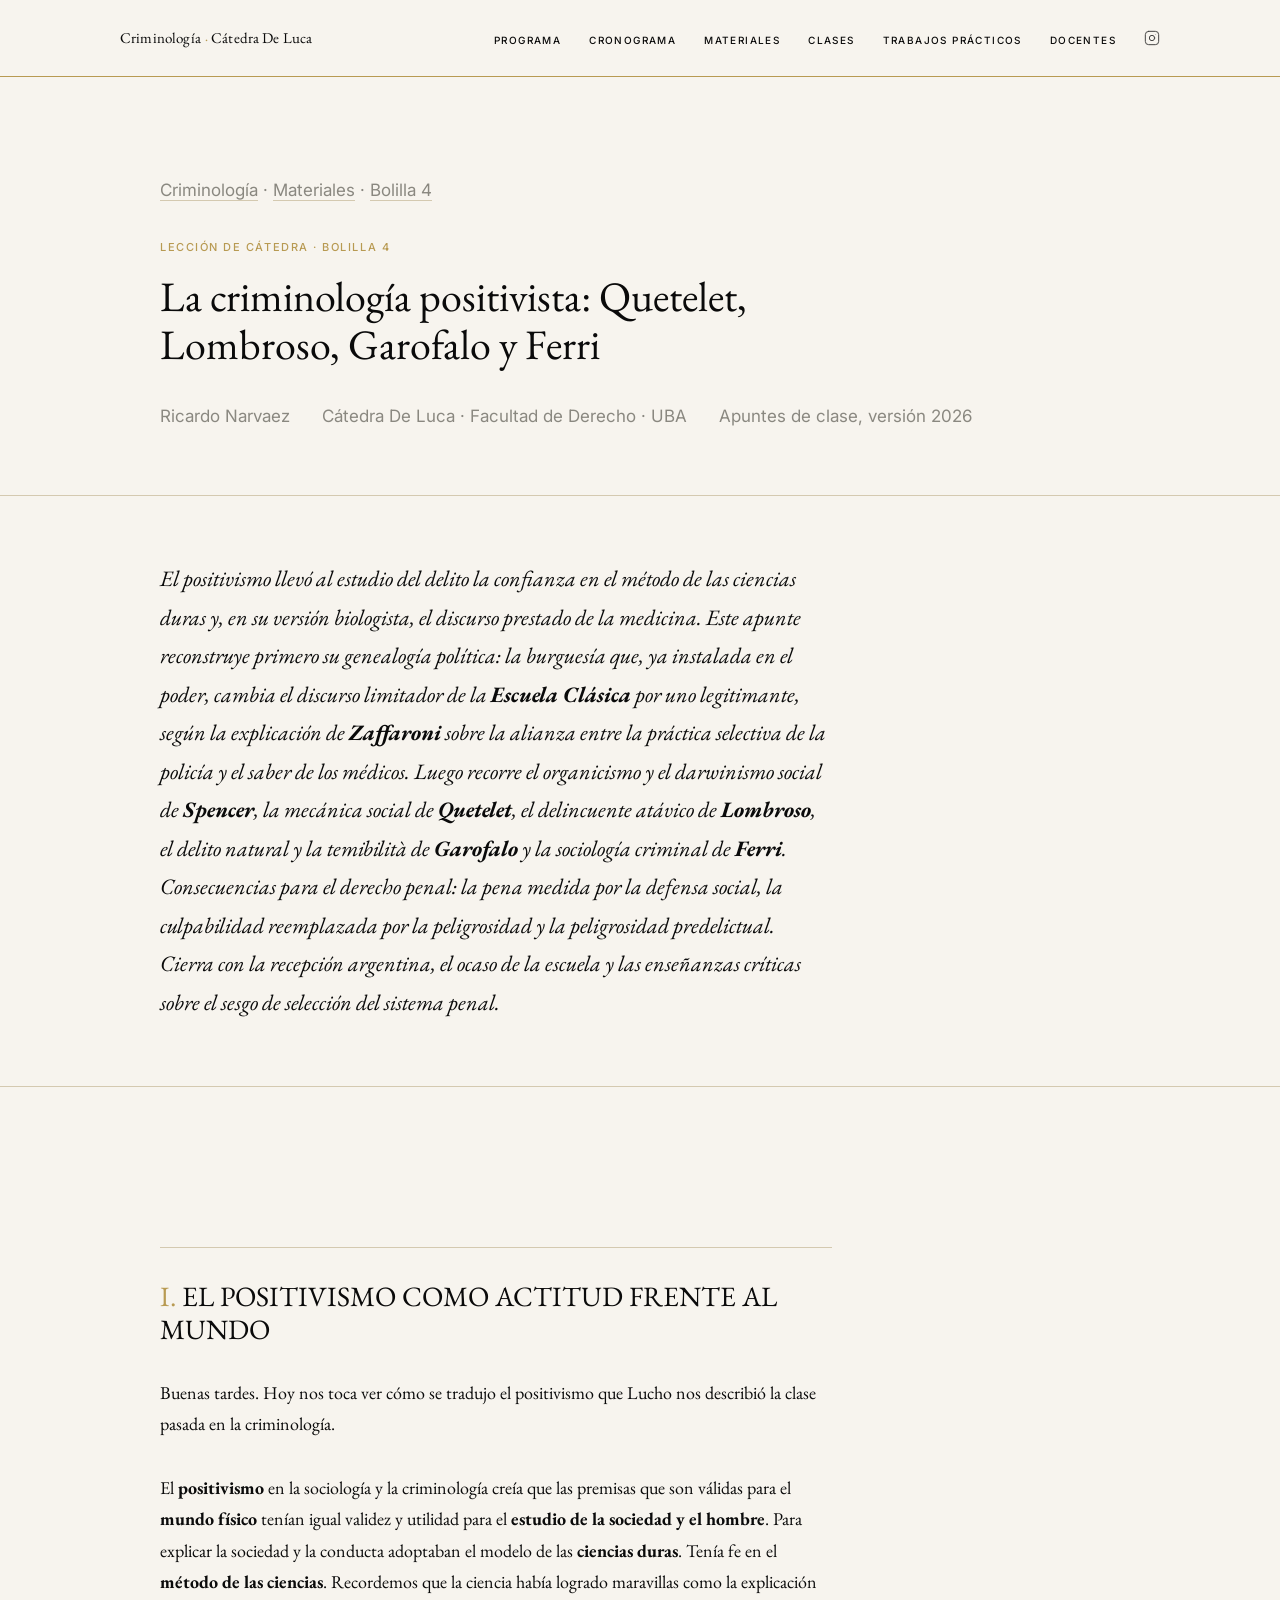
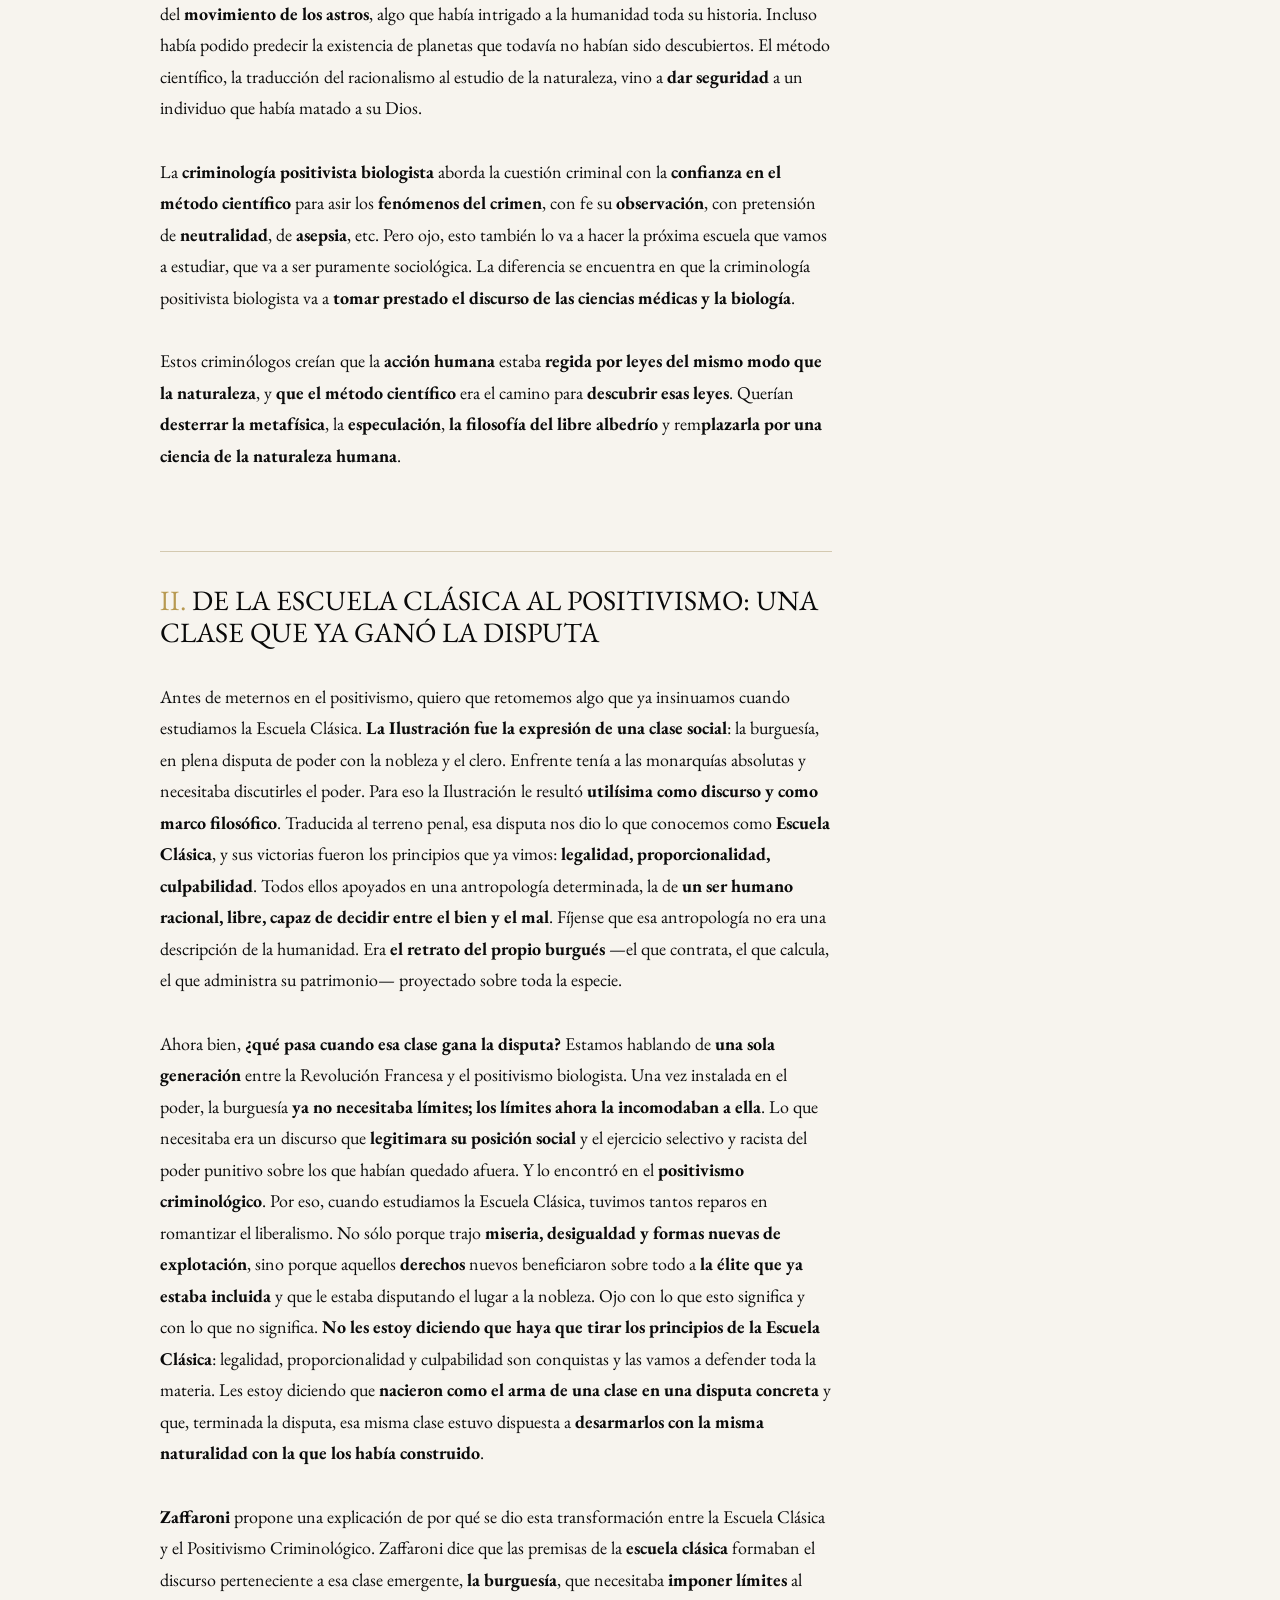
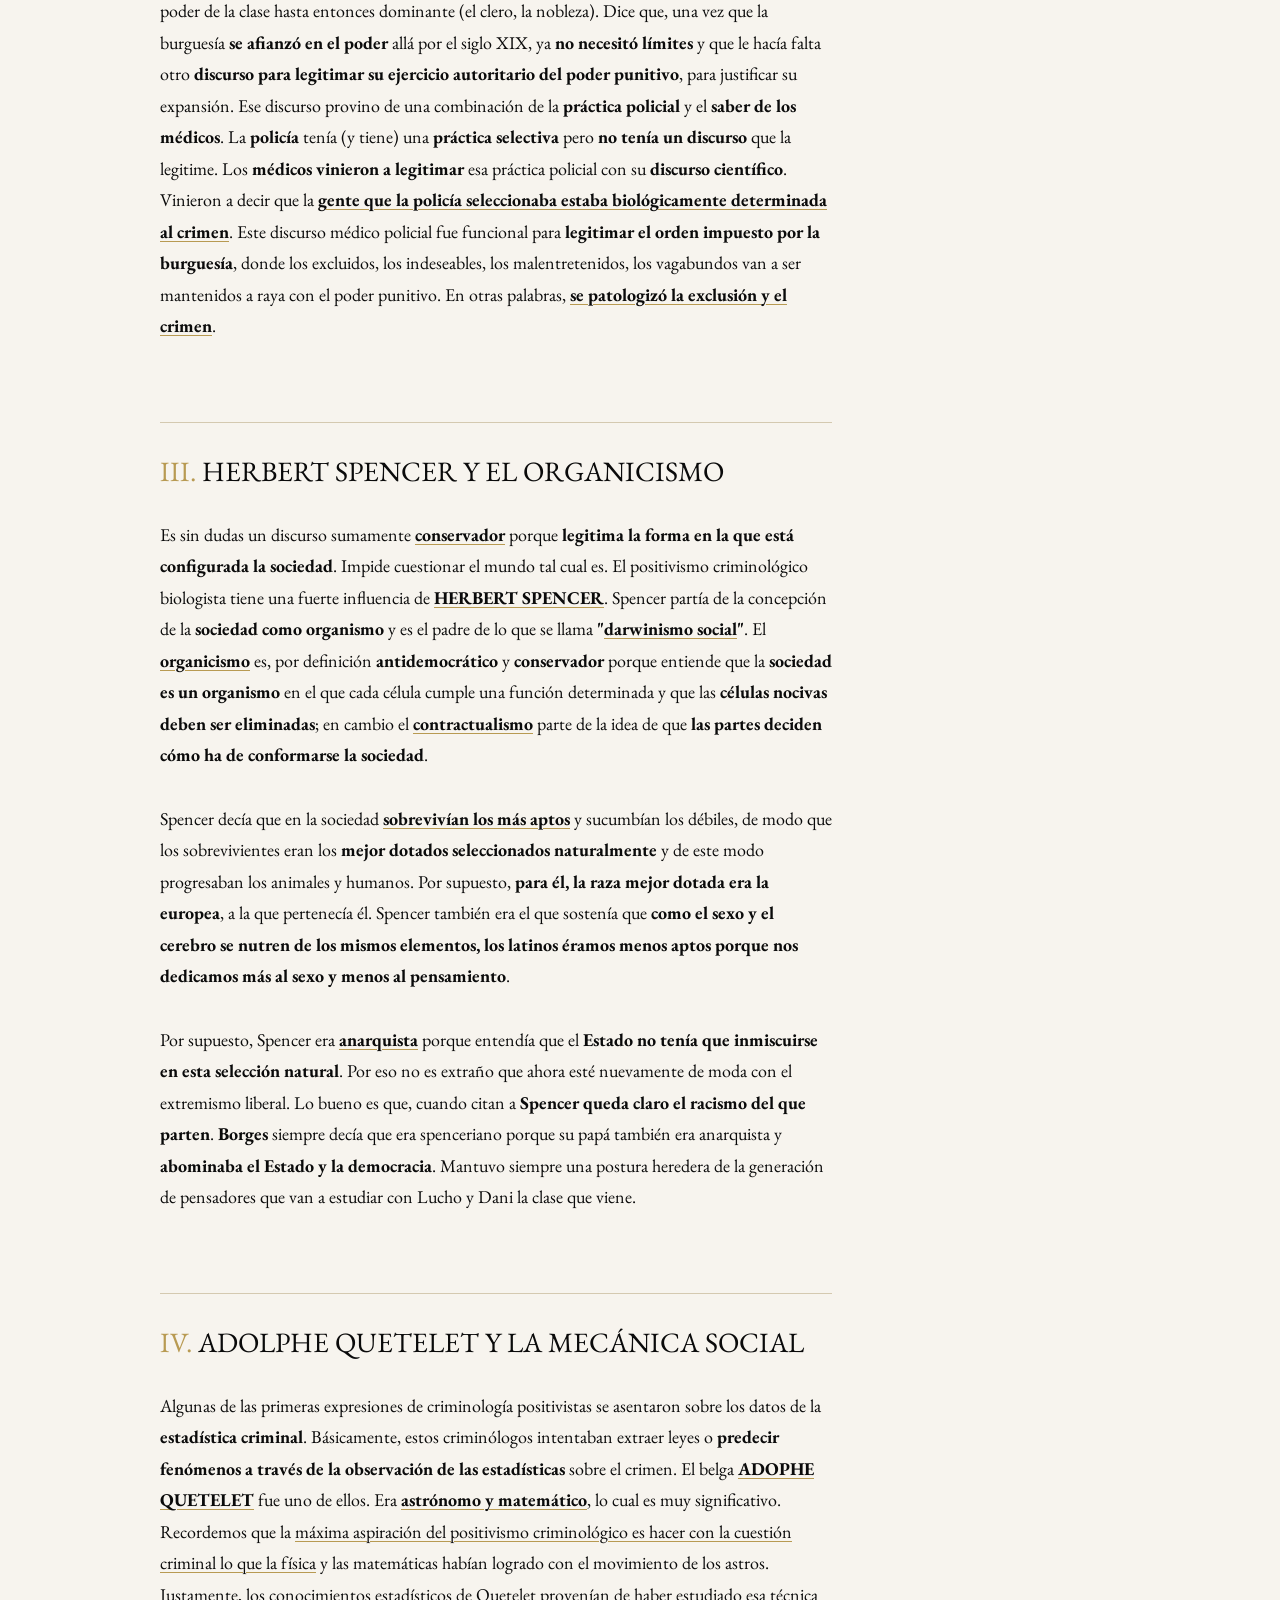
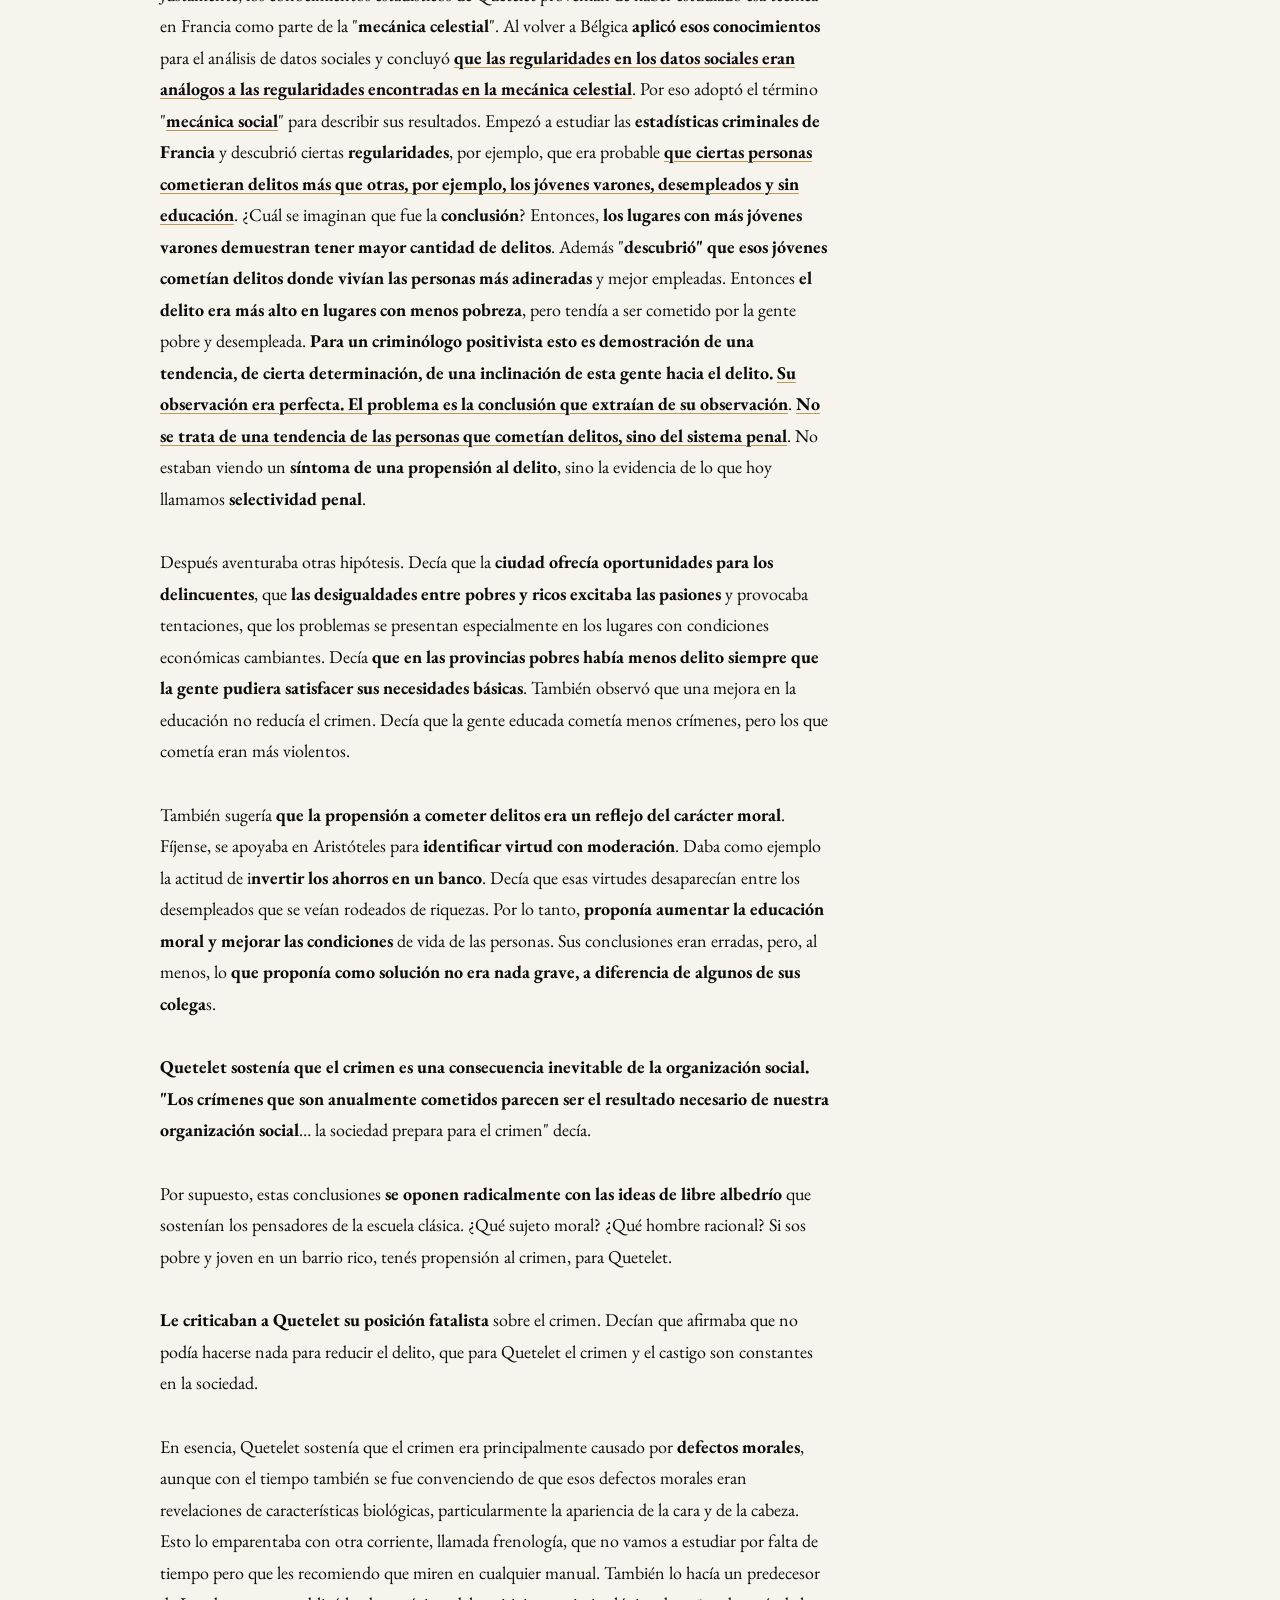
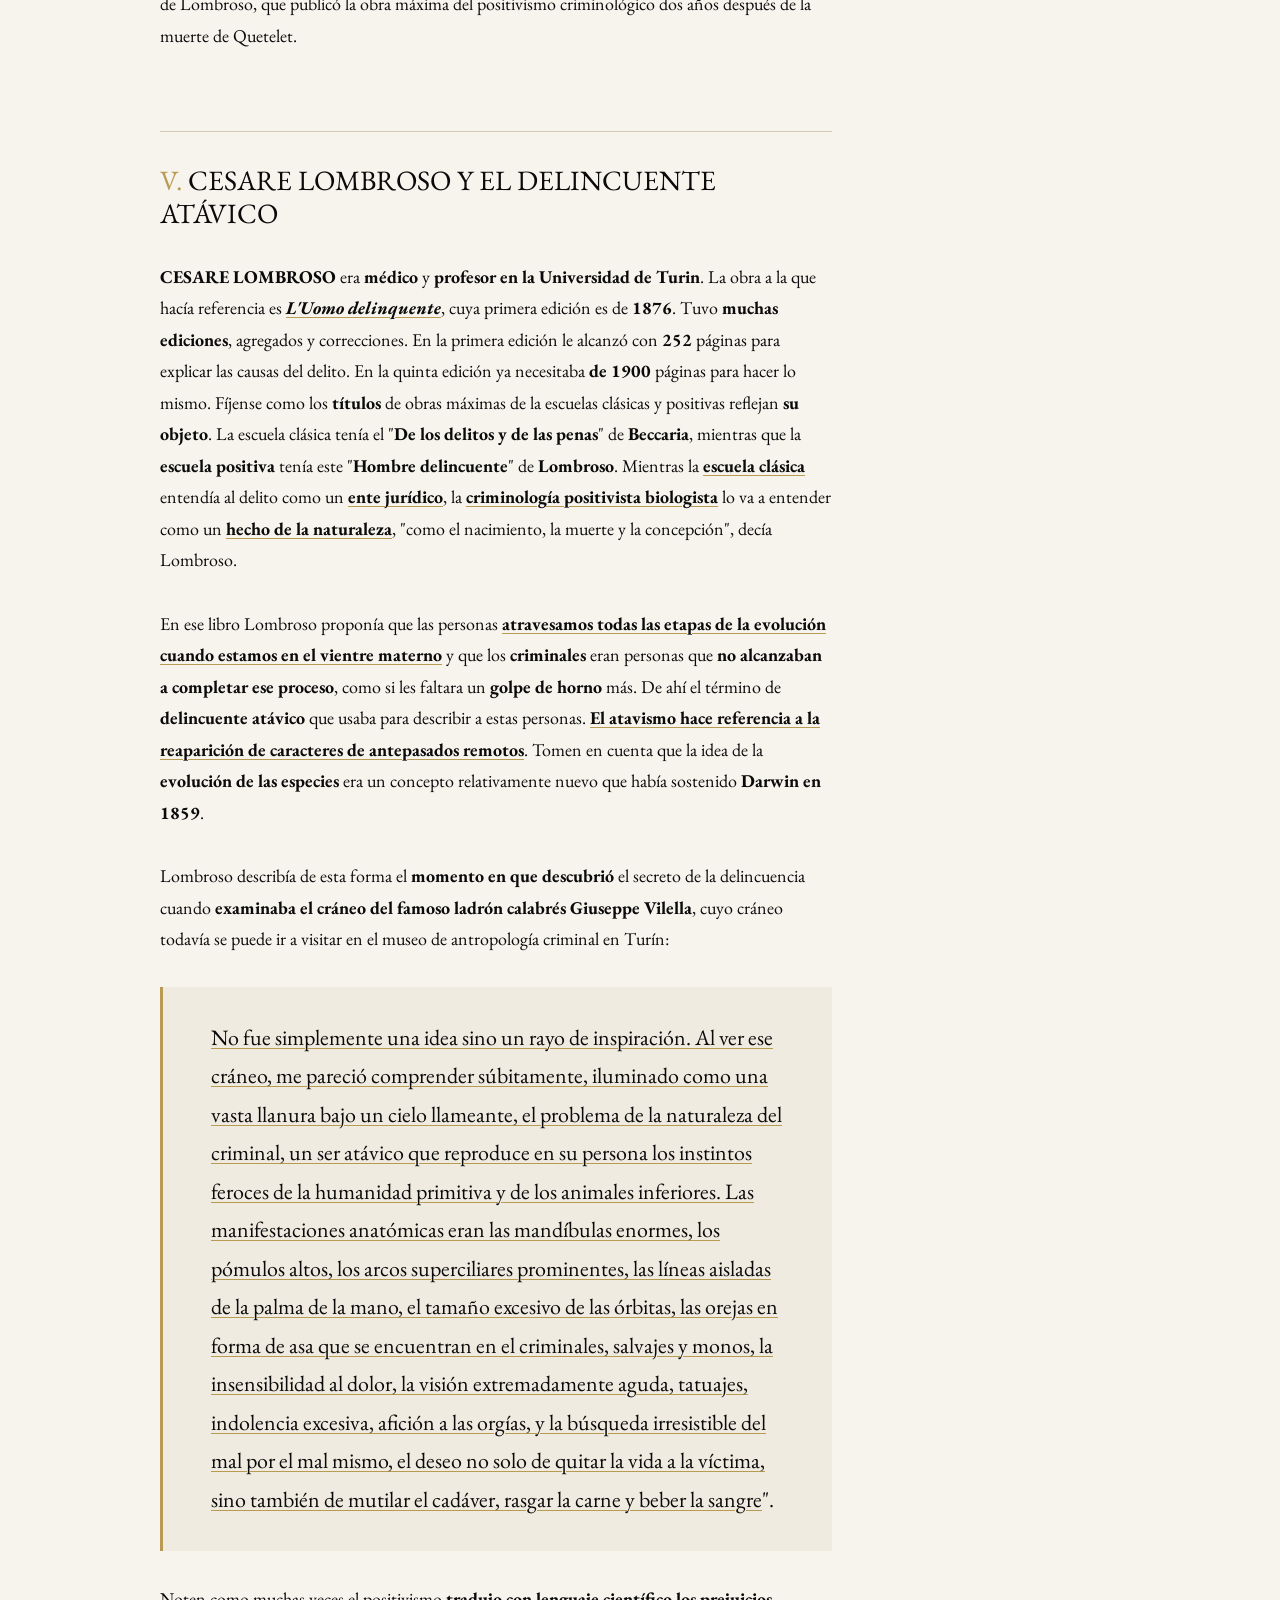
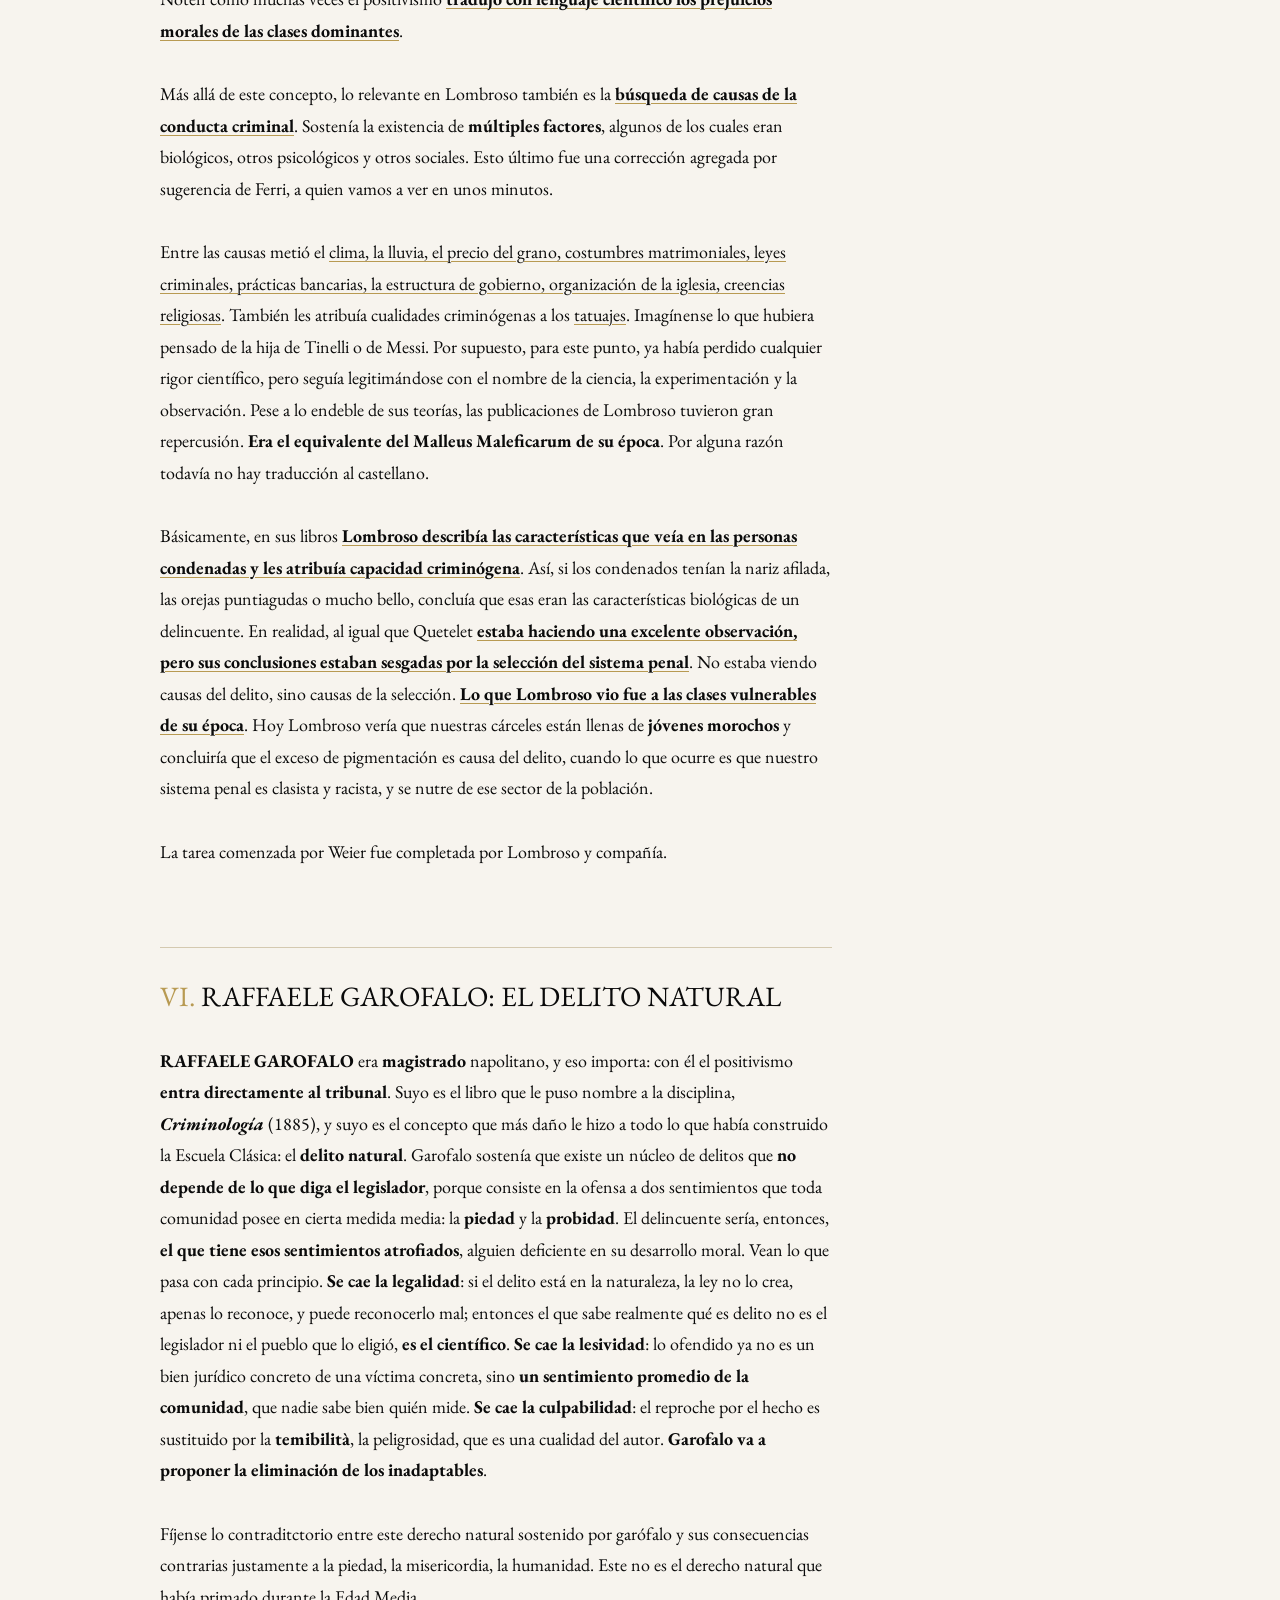
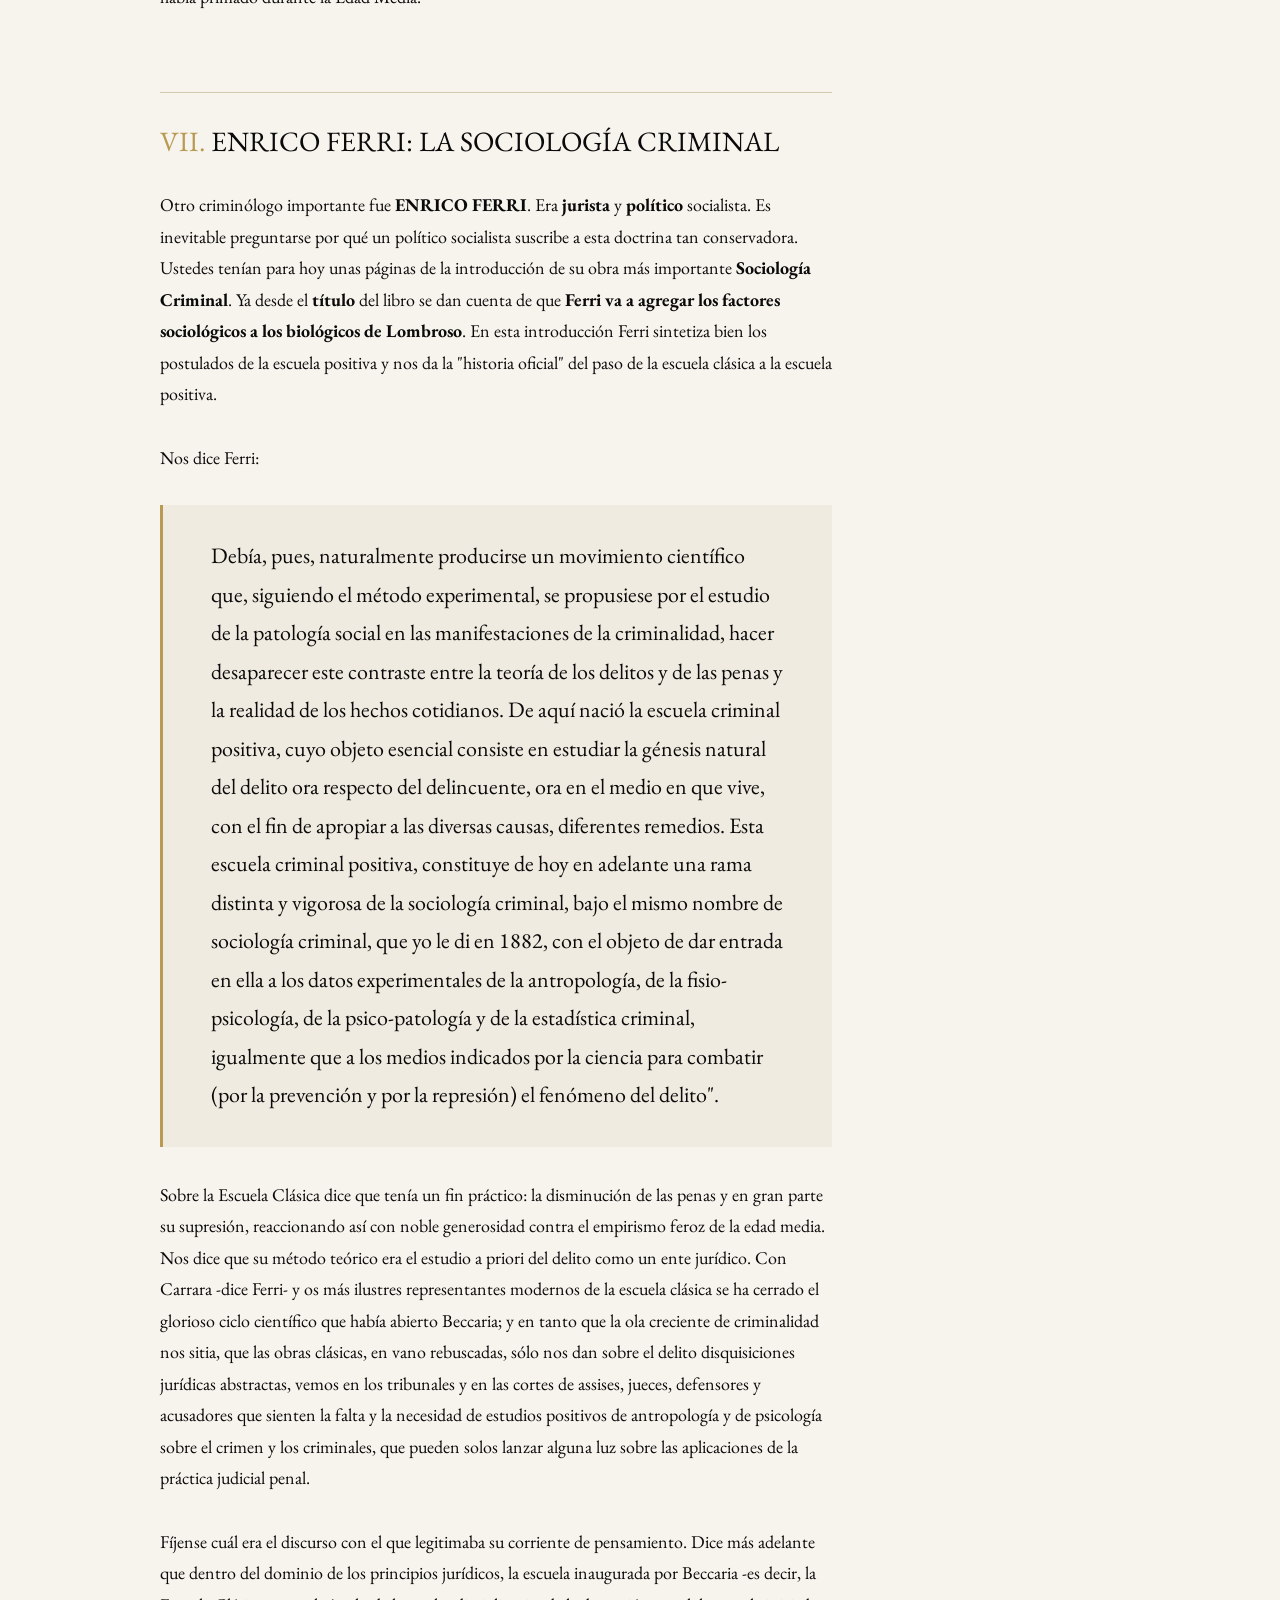
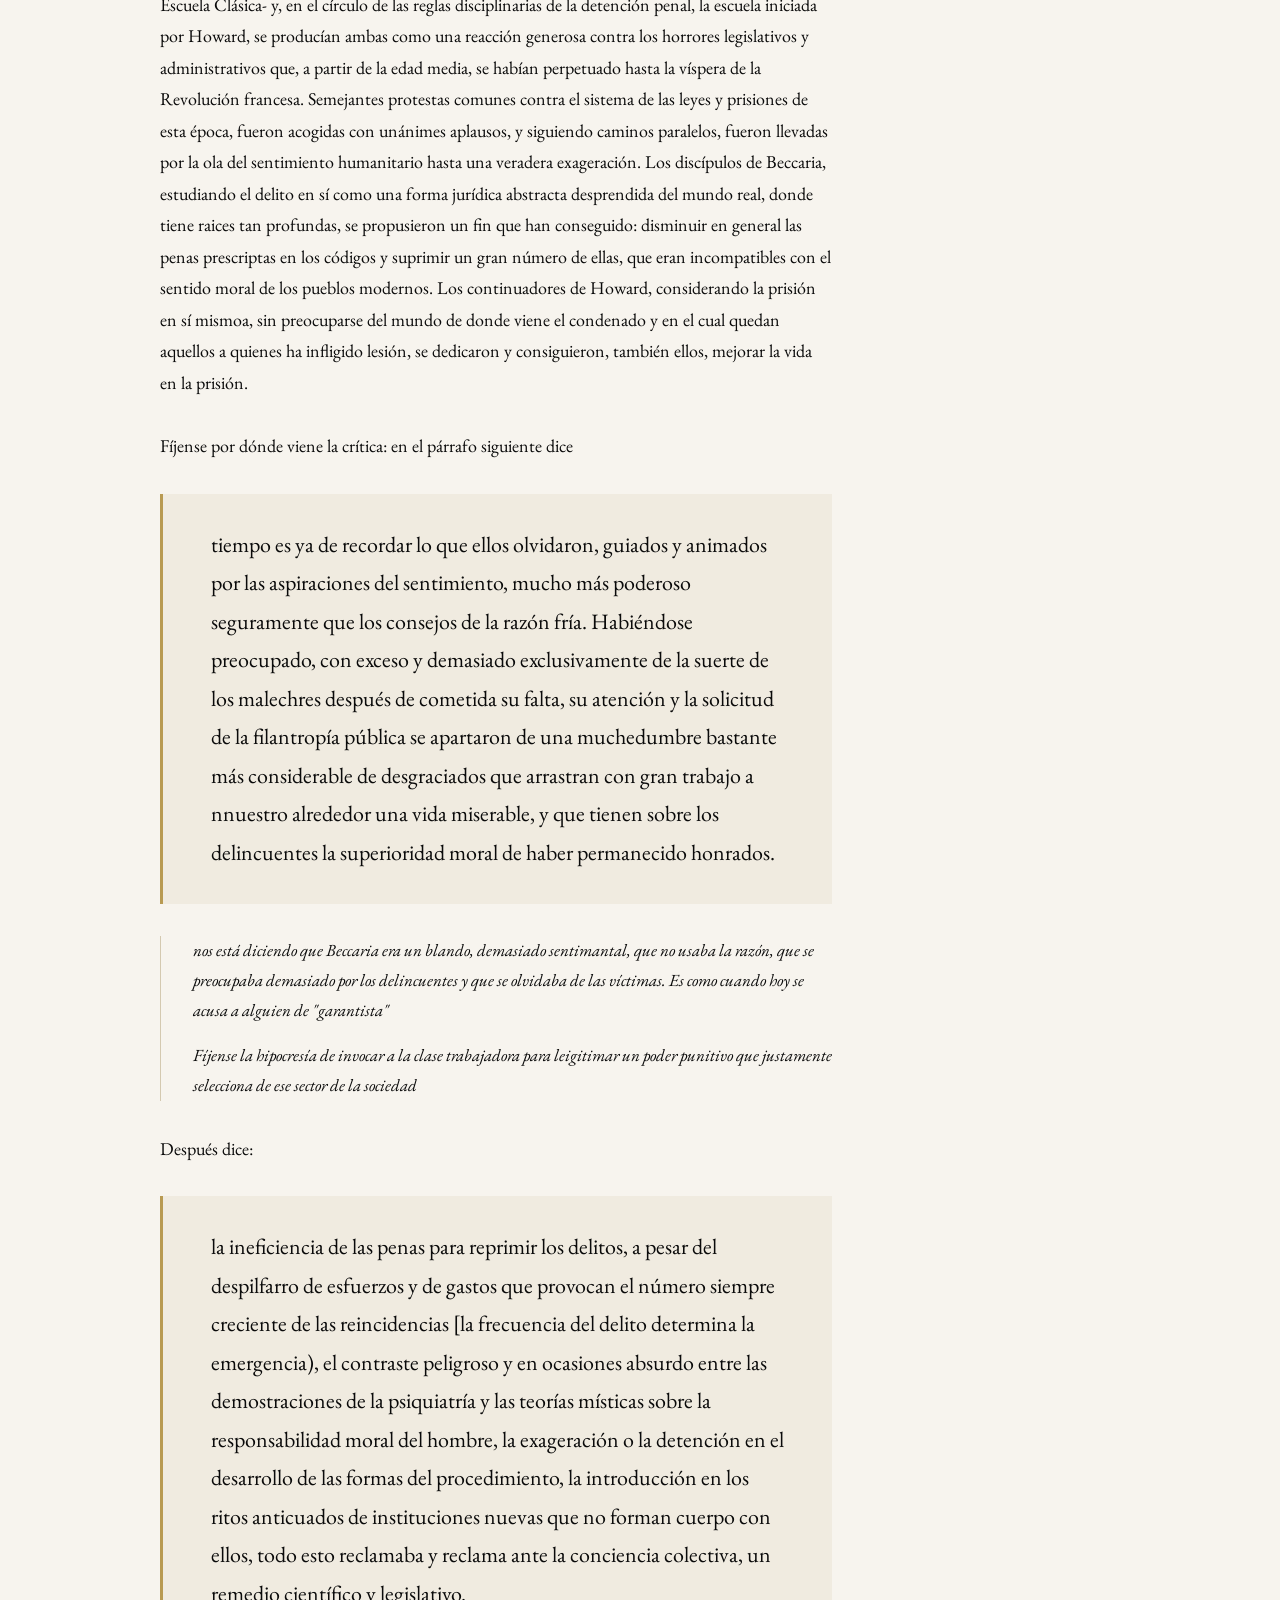
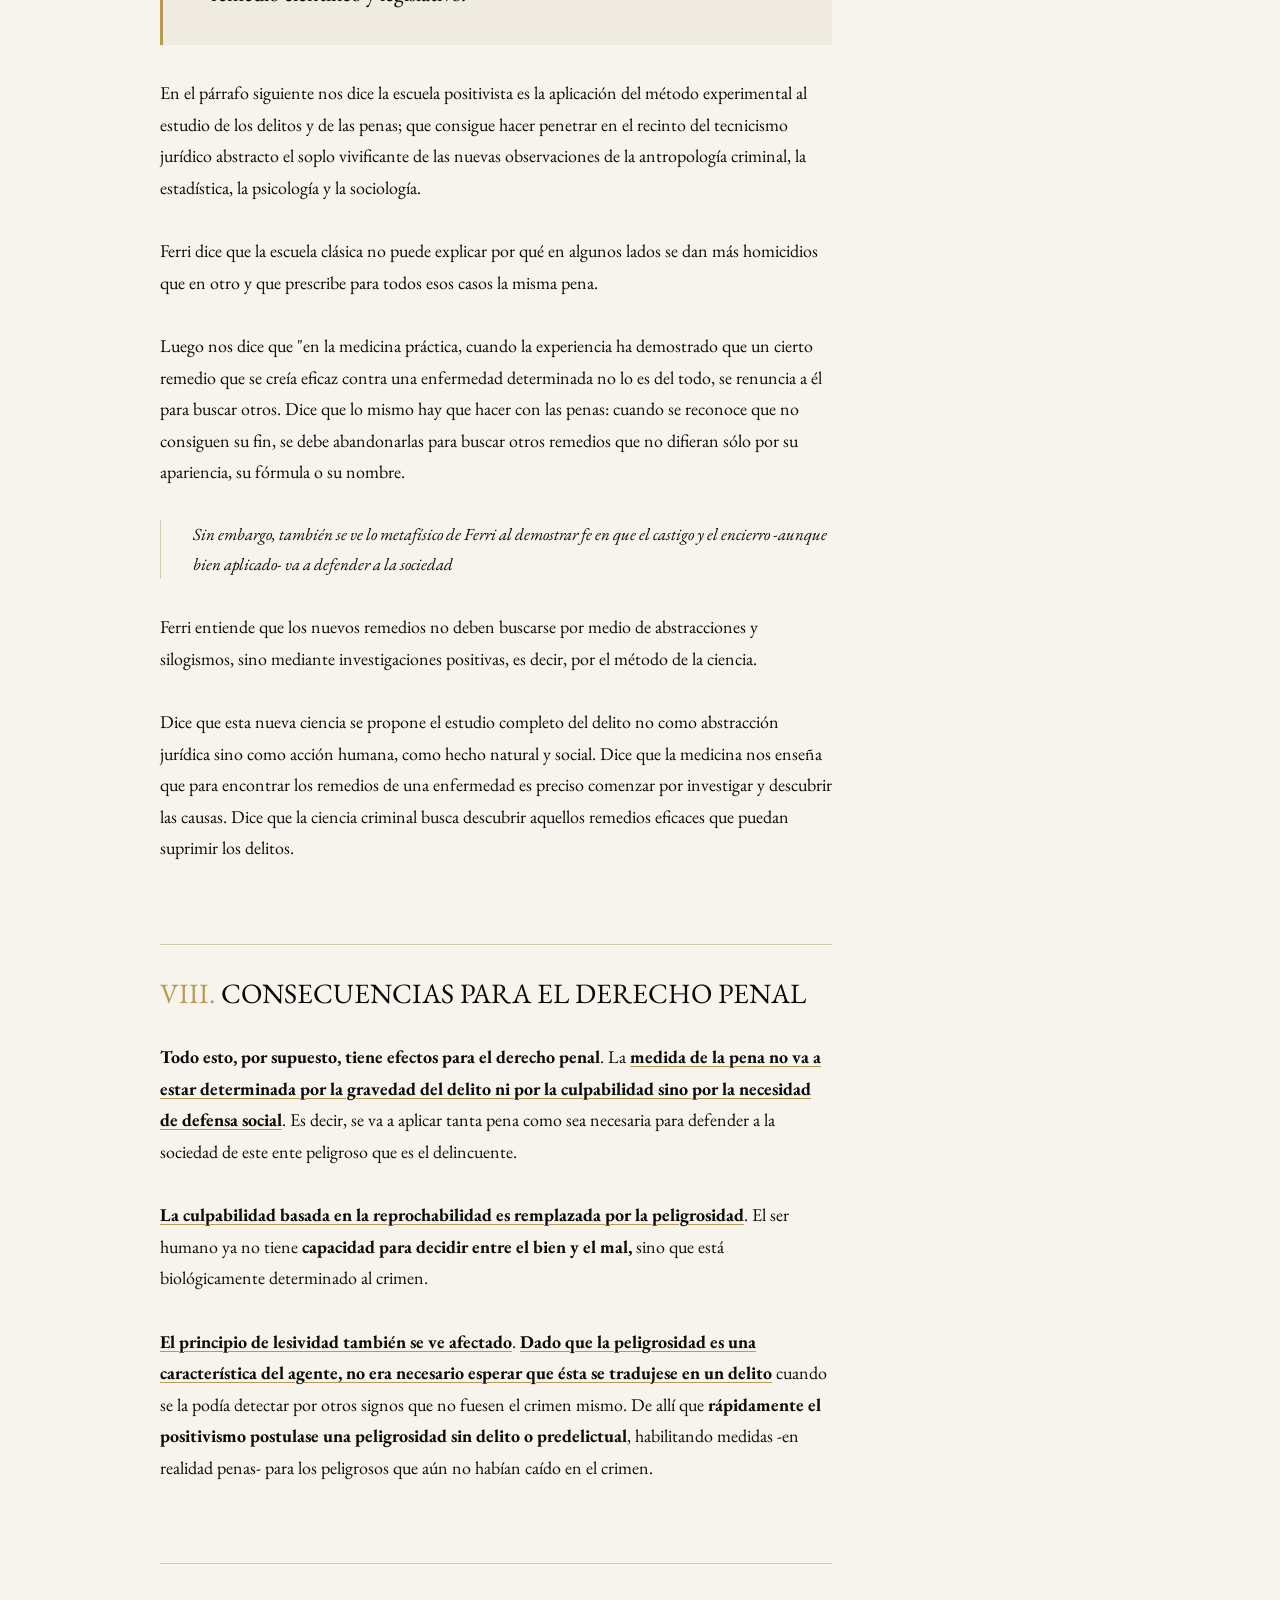
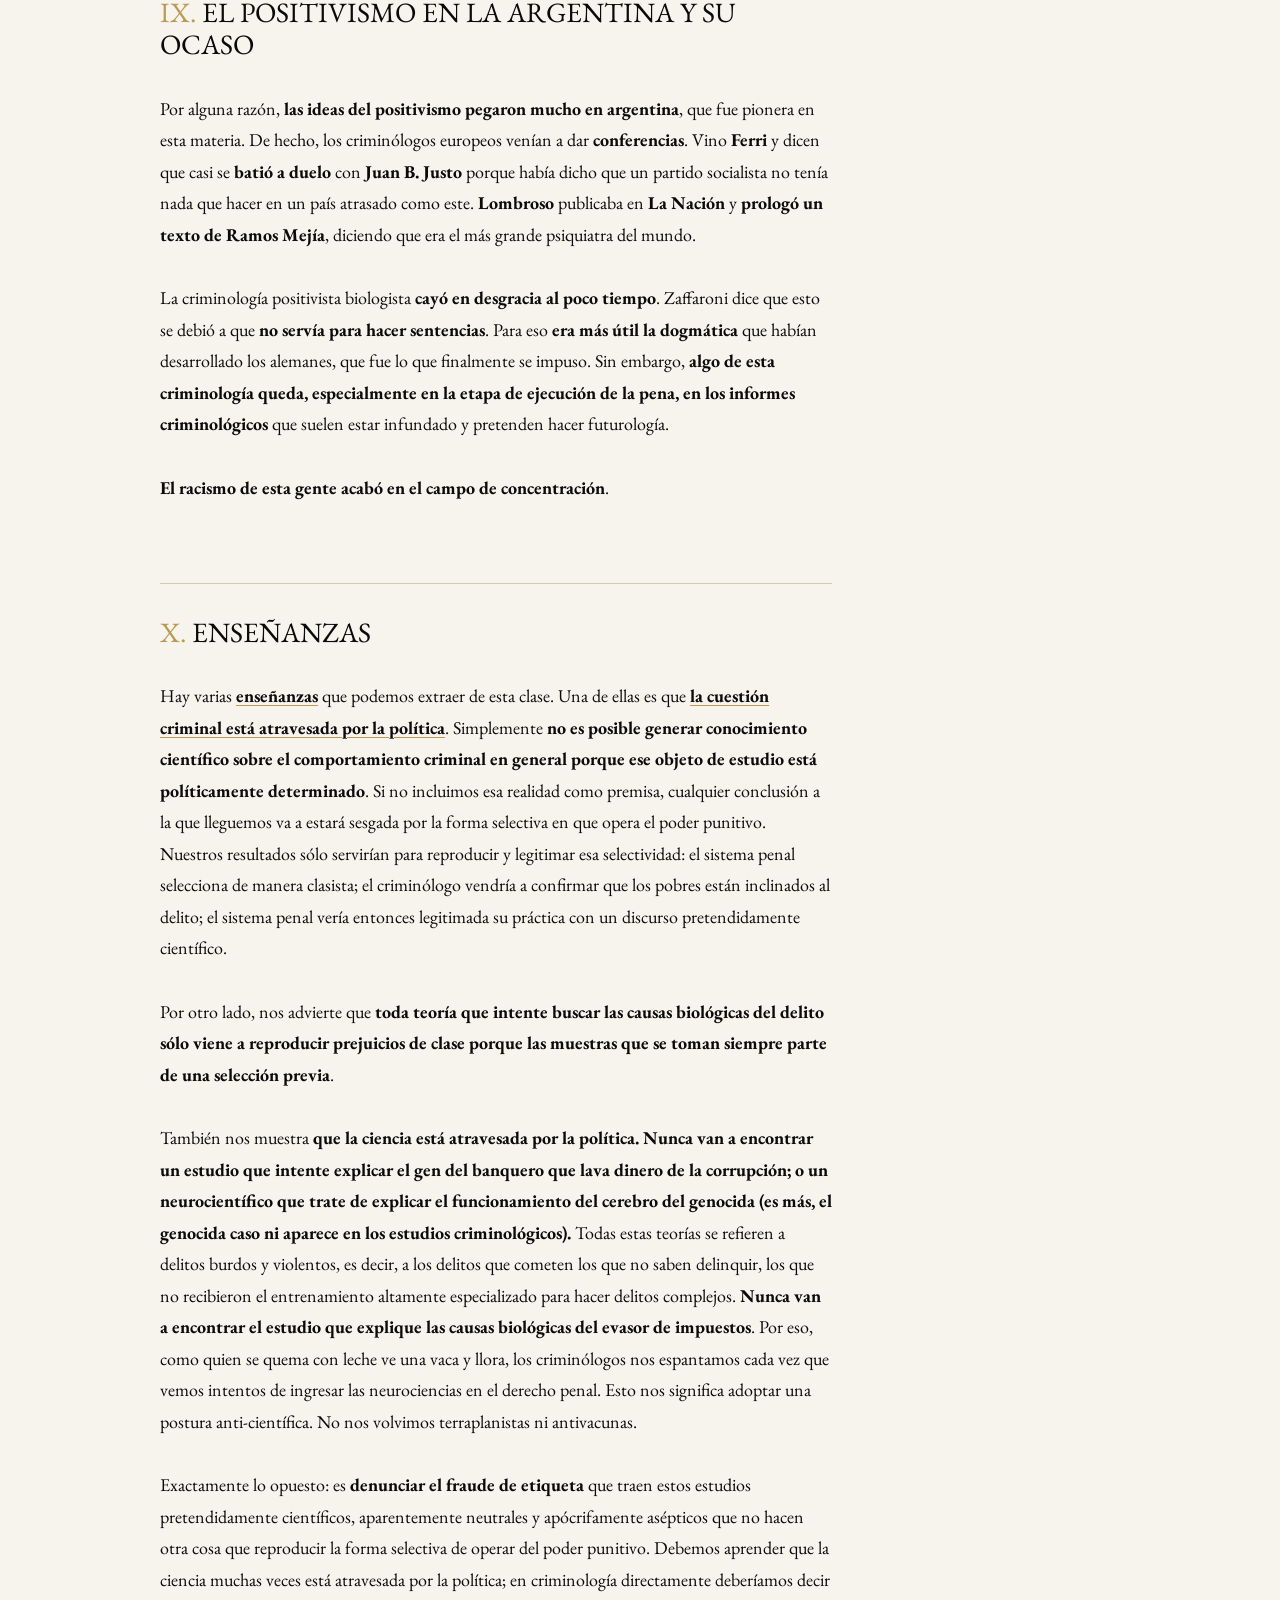
<file: leccion-criminologia-positivista.html>
<!DOCTYPE html>
<html lang="es-AR">
<head>
  <meta charset="UTF-8">
  <meta name="viewport" content="width=device-width, initial-scale=1.0">
  <meta name="description" content="La criminología positivista: Quetelet, Lombroso, Garofalo y Ferri. Apunte de cátedra sobre el positivismo criminológico biologista: el organicismo de Spencer y el darwinismo social, la mecánica social de Quetelet, el delincuente atávico de Lombroso, el delito natural y la temibilità de Garofalo, la sociología criminal de Ferri, el reemplazo de la culpabilidad por la peligrosidad y la peligrosidad predelictual. Cátedra De Luca, Criminología, Facultad de Derecho, UBA.">
  <meta name="author" content="Ricardo Narvaez · Cátedra De Luca · Departamento de Derecho Penal y Criminología · UBA">
  <meta name="robots" content="index, follow">
  <link rel="canonical" href="https://ricardodeckard.github.io/criminologia/leccion-criminologia-positivista.html">

  <meta property="og:title" content="La criminología positivista: Quetelet, Lombroso, Garofalo y Ferri · Cátedra De Luca">
  <meta property="og:description" content="El positivismo criminológico biologista: del organicismo de Spencer y la mecánica social de Quetelet al delincuente atávico de Lombroso, el delito natural de Garofalo y la sociología criminal de Ferri.">
  <meta property="og:type" content="article">
  <meta property="og:url" content="https://ricardodeckard.github.io/criminologia/leccion-criminologia-positivista.html">
  <meta property="og:locale" content="es_AR">
  <meta property="og:site_name" content="Criminología · Cátedra De Luca · UBA">
  <meta property="article:author" content="Ricardo Narvaez">
  <meta property="article:section" content="Criminología">

  <title>La criminología positivista: Quetelet, Lombroso, Garofalo y Ferri · Bolilla 4 · Cátedra De Luca · UBA</title>

  <link rel="preconnect" href="https://fonts.googleapis.com">
  <link rel="preconnect" href="https://fonts.gstatic.com" crossorigin>
  <link href="https://fonts.googleapis.com/css2?family=EB+Garamond:ital,wght@0,400;0,500;1,400;1,500&family=Inter:wght@300;400;500&display=swap" rel="stylesheet">
  <link rel="stylesheet" href="css/main.css">

  <script type="application/ld+json">
  [
    {
      "@context": "https://schema.org",
      "@type": "ScholarlyArticle",
      "headline": "La criminología positivista: Quetelet, Lombroso, Garofalo y Ferri",
      "alternativeHeadline": "Apuntes de clase, versión 2026",
      "description": "El positivismo criminológico biologista traslada al estudio del delito el método y el prestigio de las ciencias duras, tomando prestado el discurso de la medicina y la biología. Este apunte reconstruye su genealogía política -la burguesía que, ya instalada en el poder, cambia el discurso limitador de la Escuela Clásica por uno legitimante-, la explicación de Zaffaroni sobre la alianza entre la práctica selectiva de la policía y el saber médico, el organicismo y el darwinismo social de Herbert Spencer, la mecánica social de Adolphe Quetelet, el delincuente atávico de Cesare Lombroso y su L'Uomo delinquente, el delito natural y la temibilità de Raffaele Garofalo, y la sociología criminal de Enrico Ferri. Analiza las consecuencias para el derecho penal -la pena medida por la defensa social, la sustitución de la culpabilidad por la peligrosidad y la peligrosidad predelictual-, la recepción argentina del positivismo y sus enseñanzas críticas sobre el sesgo de selección del sistema penal.",
      "author": {
        "@type": "Person",
        "name": "Ricardo Narvaez",
        "jobTitle": "Ayudante de Segunda · Abogado Penalista",
        "affiliation": {
          "@type": "EducationalOrganization",
          "name": "Cátedra De Luca · Facultad de Derecho · Universidad de Buenos Aires"
        }
      },
      "publisher": {
        "@type": "EducationalOrganization",
        "name": "Cátedra De Luca · Departamento de Derecho Penal y Criminología · Facultad de Derecho · UBA",
        "url": "https://ricardodeckard.github.io/criminologia/"
      },
      "datePublished": "2026-03-01",
      "dateModified": "2026-09-09",
      "inLanguage": "es-AR",
      "isPartOf": {
        "@type": "Course",
        "name": "Criminología",
        "courseCode": "Criminología CPO",
        "provider": {
          "@type": "EducationalOrganization",
          "name": "Facultad de Derecho, Universidad de Buenos Aires"
        }
      },
      "about": [
        { "@type": "Thing", "name": "Positivismo criminológico" },
        { "@type": "Thing", "name": "Cesare Lombroso" },
        { "@type": "Thing", "name": "Adolphe Quetelet" },
        { "@type": "Thing", "name": "Raffaele Garofalo" },
        { "@type": "Thing", "name": "Enrico Ferri" },
        { "@type": "Thing", "name": "Peligrosidad" },
        { "@type": "Thing", "name": "Darwinismo social" }
      ],
      "educationalLevel": "University",
      "url": "https://ricardodeckard.github.io/criminologia/leccion-criminologia-positivista.html",
      "isAccessibleForFree": true,
      "license": "https://ricardodeckard.github.io/criminologia/leccion-criminologia-positivista.html"
    },
    {
      "@context": "https://schema.org",
      "@type": "BreadcrumbList",
      "itemListElement": [
        { "@type": "ListItem", "position": 1, "name": "Criminología · Cátedra De Luca", "item": "https://ricardodeckard.github.io/criminologia/" },
        { "@type": "ListItem", "position": 2, "name": "Materiales", "item": "https://ricardodeckard.github.io/criminologia/materiales.html" },
        { "@type": "ListItem", "position": 3, "name": "La criminología positivista: Quetelet, Lombroso, Garofalo y Ferri", "item": "https://ricardodeckard.github.io/criminologia/leccion-criminologia-positivista.html" }
      ]
    },
    {
      "@context": "https://schema.org",
      "@type": "FAQPage",
      "mainEntity": [
        {
          "@type": "Question",
          "name": "¿Qué es el positivismo criminológico y en qué se diferencia de la Escuela Clásica?",
          "acceptedAnswer": {
            "@type": "Answer",
            "text": "El positivismo criminológico sostiene que las premisas válidas para el mundo físico valen también para el estudio de la sociedad y del hombre, y que la acción humana está regida por leyes descubribles mediante el método científico. En su versión biologista toma prestado el discurso de la medicina y la biología. Mientras la Escuela Clásica entendía al delito como un ente jurídico, es decir, la violación de una ley preexistente decidida por un ser humano libre, el positivismo lo entiende como un hecho de la naturaleza y reemplaza el libre albedrío por la determinación biológica."
          }
        },
        {
          "@type": "Question",
          "name": "¿Por qué Zaffaroni explica el paso de la Escuela Clásica al positivismo como un cambio de discurso de clase?",
          "acceptedAnswer": {
            "@type": "Answer",
            "text": "Según Zaffaroni, las premisas de la Escuela Clásica eran el discurso de una burguesía emergente que necesitaba imponer límites al poder del clero y la nobleza. Una vez afianzada en el poder durante el siglo XIX, esa misma clase ya no necesitó límites y requirió un discurso que legitimara el ejercicio autoritario y selectivo del poder punitivo. Ese discurso surgió de la combinación de la práctica selectiva de la policía, que carecía de legitimación, con el saber médico, que vino a afirmar que la gente seleccionada por la policía estaba biológicamente determinada al crimen. Así se patologizó la exclusión."
          }
        },
        {
          "@type": "Question",
          "name": "¿Qué es el delincuente atávico de Lombroso?",
          "acceptedAnswer": {
            "@type": "Answer",
            "text": "En L'Uomo delinquente (1876), Cesare Lombroso sostuvo que en el vientre materno atravesamos todas las etapas de la evolución y que los criminales son personas que no alcanzaron a completar ese proceso. El atavismo es la reaparición de caracteres de antepasados remotos. Lombroso describía rasgos físicos -mandíbulas enormes, pómulos altos, arcos superciliares prominentes, orejas en forma de asa, tatuajes- que atribuía a esa detención evolutiva, y que en rigor eran los rasgos de las clases vulnerables seleccionadas por el sistema penal de su época."
          }
        },
        {
          "@type": "Question",
          "name": "¿Qué es el delito natural de Garofalo y por qué destruye los principios de la Escuela Clásica?",
          "acceptedAnswer": {
            "@type": "Answer",
            "text": "Raffaele Garofalo, magistrado napolitano y autor de Criminología (1885), sostuvo que existe un núcleo de delitos que no depende de lo que diga el legislador, porque consiste en la ofensa a dos sentimientos que toda comunidad posee: la piedad y la probidad. Con ello cae la legalidad, porque quien define el delito ya no es el legislador sino el científico; cae la lesividad, porque lo ofendido no es un bien jurídico concreto sino un sentimiento promedio de la comunidad; y cae la culpabilidad, porque el reproche por el hecho es sustituido por la temibilità, la peligrosidad, que es una cualidad del autor."
          }
        },
        {
          "@type": "Question",
          "name": "¿Qué consecuencias tuvo el positivismo criminológico para el derecho penal?",
          "acceptedAnswer": {
            "@type": "Answer",
            "text": "La medida de la pena deja de estar determinada por la gravedad del delito y por la culpabilidad y pasa a estar determinada por la necesidad de defensa social. La culpabilidad entendida como reprochabilidad es reemplazada por la peligrosidad. Y como la peligrosidad es una característica del agente y no del hecho, el principio de lesividad también se ve afectado: no hace falta esperar a que se traduzca en un delito si puede detectarse por otros signos, de donde el positivismo postuló rápidamente una peligrosidad sin delito o predelictual que habilitó medidas -en realidad, penas- para quienes aún no habían delinquido."
          }
        },
        {
          "@type": "Question",
          "name": "¿Por qué las observaciones de Quetelet y Lombroso estaban sesgadas?",
          "acceptedAnswer": {
            "@type": "Answer",
            "text": "Ambos observaban bien, pero concluían mal. Trabajaban sobre poblaciones ya seleccionadas por el sistema penal -estadísticas de condenados, presos-, de modo que lo que registraban no eran causas del delito sino causas de la selección. Al leer regularidades sobre jóvenes varones pobres y desempleados como propensión al crimen, estaban describiendo lo que hoy llamamos selectividad penal, y traduciendo con lenguaje científico los prejuicios morales de las clases dominantes."
          }
        }
      ]
    }
  ]
  </script>

  <style>
    .leccion-header {
      padding-top: calc(80px + var(--space-4xl));
      padding-bottom: var(--space-2xl);
      border-bottom: var(--line-gris);
    }
    .leccion-breadcrumb {
      font-family: var(--font-sans);
      font-size: var(--type-body-sm);
      color: var(--color-gris);
      margin-bottom: var(--space-lg);
    }
    .leccion-breadcrumb a {
      color: var(--color-gris);
      text-decoration: none;
      border-bottom: 1px solid var(--color-gris-claro);
    }
    .leccion-breadcrumb a:hover {
      color: var(--color-dorado);
      border-color: var(--color-dorado);
    }
    .leccion-eyebrow {
      font-family: var(--font-sans);
      font-size: var(--type-label);
      font-weight: 500;
      letter-spacing: var(--tracking-label);
      text-transform: uppercase;
      color: var(--color-dorado);
      display: block;
      margin-bottom: var(--space-sm);
    }
    .leccion-titulo {
      font-family: var(--font-serif);
      font-size: var(--type-h1);
      font-weight: 400;
      line-height: var(--leading-tight);
      max-width: 44rem;
      margin-bottom: var(--space-lg);
    }
    .leccion-meta {
      font-family: var(--font-sans);
      font-size: var(--type-body-sm);
      color: var(--color-gris);
      display: flex;
      gap: var(--space-lg);
      flex-wrap: wrap;
    }
    .section-resumen {
      padding-top: var(--space-2xl);
      padding-bottom: var(--space-2xl);
      border-bottom: var(--line-gris);
    }
    .leccion-resumen {
      font-family: var(--font-serif);
      font-style: italic;
      font-size: var(--type-lead);
      line-height: var(--leading-loose);
      color: var(--color-negro);
      max-width: 42rem;
    }
    .section-cita {
      padding-top: var(--space-xl);
      padding-bottom: var(--space-xl);
      border-bottom: var(--line-gris);
    }
    .cita-caja {
      background-color: #F0EBE0;
      border-left: 3px solid var(--color-dorado);
      padding: var(--space-lg) var(--space-xl);
      max-width: 42rem;
    }
    .cita-label {
      font-family: var(--font-sans);
      font-size: var(--type-label);
      font-weight: 500;
      letter-spacing: var(--tracking-label);
      text-transform: uppercase;
      color: var(--color-gris);
      display: block;
      margin-bottom: var(--space-sm);
    }
    .cita-texto {
      font-family: var(--font-sans);
      font-size: var(--type-body-sm);
      color: var(--color-negro);
      line-height: var(--leading-loose);
    }
    .section-leccion-cuerpo {
      padding-top: var(--space-3xl);
      padding-bottom: var(--space-3xl);
    }
    .leccion-h2 {
      font-family: var(--font-serif);
      font-size: var(--type-h2);
      font-weight: 400;
      color: var(--color-negro);
      max-width: 42rem;
      margin-top: var(--space-3xl);
      margin-bottom: var(--space-lg);
      padding-top: var(--space-lg);
      border-top: var(--line-gris);
    }
    .leccion-h3 {
      font-family: var(--font-serif);
      font-size: 1.25rem;
      font-weight: 500;
      color: var(--color-negro);
      max-width: 42rem;
      margin-top: var(--space-xl);
      margin-bottom: var(--space-md);
    }
    .leccion-num {
      color: var(--color-dorado);
    }
    .leccion-p {
      max-width: 42rem;
      margin-bottom: var(--space-lg);
    }
    .leccion-tabla-wrap {
      max-width: 42rem;
      overflow-x: auto;
      margin-bottom: var(--space-xl);
    }
    .leccion-tabla {
      border-collapse: collapse;
      width: 100%;
      font-family: var(--font-sans);
      font-size: var(--type-body-sm);
    }
    .leccion-tabla th,
    .leccion-tabla td {
      border: 1px solid var(--color-gris-claro);
      padding: var(--space-sm) var(--space-md);
      text-align: left;
      vertical-align: top;
      line-height: var(--leading-loose);
    }
    .leccion-tabla th {
      font-family: var(--font-sans);
      font-weight: 500;
      letter-spacing: var(--tracking-label);
      text-transform: uppercase;
      font-size: var(--type-label);
      color: var(--color-dorado);
      background-color: #F0EBE0;
    }
    .leccion-tabla td:first-child {
      font-weight: 500;
      color: var(--color-negro);
      white-space: nowrap;
    }
    .section-notas {
      padding-top: var(--space-2xl);
      padding-bottom: var(--space-3xl);
      border-top: var(--line-gris);
    }
    .notas-caja {
      max-width: 42rem;
      font-family: var(--font-sans);
      font-size: var(--type-body-sm);
      color: var(--color-gris);
      line-height: var(--leading-loose);
    }
    .leccion-nav-relacionada {
      padding-top: var(--space-2xl);
      padding-bottom: var(--space-3xl);
      border-top: var(--line-gris);
    }
    .leccion-nav-relacionada a {
      font-family: var(--font-sans);
      font-size: var(--type-body-sm);
      font-weight: 500;
      color: var(--color-negro);
      text-decoration: none;
      border-bottom: 1px solid var(--color-negro);
      padding-bottom: 1px;
    }
    .leccion-nav-relacionada a:hover {
      color: var(--color-dorado);
      border-color: var(--color-dorado);
    }

    .leccion-p u,
    .leccion-cita-bloque u,
    .leccion-resumen u {
      text-decoration: underline;
      text-decoration-thickness: 1px;
      text-underline-offset: 3px;
      text-decoration-color: var(--color-dorado);
    }
    .leccion-cita-bloque {
      max-width: 42rem;
      background-color: #F0EBE0;
      border-left: 3px solid var(--color-dorado);
      padding: var(--space-lg) var(--space-xl);
      margin: 0 0 var(--space-lg) 0;
      font-family: var(--font-serif);
      font-size: var(--type-lead);
      line-height: var(--leading-loose);
      color: var(--color-negro);
    }
    .leccion-glosa {
      max-width: 42rem;
      border-left: 1px solid var(--color-gris-claro);
      padding-left: var(--space-lg);
      margin-bottom: var(--space-lg);
      font-family: var(--font-sans);
      font-size: var(--type-body-sm);
      font-style: italic;
      color: var(--color-gris);
      line-height: var(--leading-loose);
    }
    .leccion-glosa p {
      margin: 0 0 var(--space-sm) 0;
    }
    .leccion-glosa p:last-child {
      margin-bottom: 0;
    }

    @media (max-width: 767px) {
      .leccion-header {
        padding-top: calc(80px + var(--space-2xl));
        padding-bottom: var(--space-xl);
      }
      .section-leccion-cuerpo {
        padding-top: var(--space-2xl);
      }
      .leccion-tabla-wrap {
        max-width: 100%;
      }
      .leccion-cita-bloque {
        padding: var(--space-md) var(--space-lg);
      }
    }
  </style>
</head>

<body class="nav-dark">

  <nav class="nav-global" id="nav-global" aria-label="Navegación principal">
    <div class="nav-inner">
      <a href="index.html" class="nav-brand">
        Criminología <span class="nav-brand-sufijo"> <span class="nav-dot" aria-hidden="true">·</span> Cátedra De Luca</span>
      </a>
      <ul class="nav-links" role="list">
        <li><a href="programa.html">Programa</a></li>
        <li><a href="cronograma.html">Cronograma</a></li>
        <li><a href="materiales.html" aria-current="page">Materiales</a></li>
        <li><a href="clases.html">Clases</a></li>
        <li><a href="trabajos-practicos.html">Trabajos Prácticos</a></li>
        <li><a href="docentes.html">Docentes</a></li>
        <li class="nav-social">
          <a href="https://www.instagram.com/criminologia_peres_deluca/" target="_blank" rel="noopener noreferrer" aria-label="Instagram de la cátedra">
            <svg class="nav-ig-icon" xmlns="http://www.w3.org/2000/svg" viewBox="0 0 24 24" fill="none" stroke="currentColor" stroke-width="1.5" stroke-linecap="round" stroke-linejoin="round" aria-hidden="true">
              <rect x="2" y="2" width="20" height="20" rx="5" ry="5"/>
              <circle cx="12" cy="12" r="4"/>
              <circle cx="17.5" cy="6.5" r="0.5" fill="currentColor" stroke="none"/>
            </svg>
          </a>
        </li>
      </ul>
      <button class="nav-menu-toggle" id="nav-menu-toggle" aria-expanded="false" aria-label="Abrir menú de navegación">
        <svg width="22" height="16" viewBox="0 0 22 16" fill="none" xmlns="http://www.w3.org/2000/svg" aria-hidden="true">
          <line x1="0" y1="1" x2="22" y2="1" stroke="currentColor" stroke-width="1.5"/>
          <line x1="0" y1="8" x2="22" y2="8" stroke="currentColor" stroke-width="1.5"/>
          <line x1="0" y1="15" x2="22" y2="15" stroke="currentColor" stroke-width="1.5"/>
        </svg>
      </button>
    </div>
    <div class="nav-line" aria-hidden="true"></div>
  </nav>

  <div class="nav-mobile-overlay" id="nav-mobile-overlay" aria-hidden="true">
    <div class="nav-mobile-inner">
      <button class="nav-mobile-close" id="nav-mobile-close" aria-label="Cerrar menú">
        <span aria-hidden="true">—</span>
      </button>
      <ul class="nav-mobile-links" role="list">
        <li><a href="programa.html">Programa</a></li>
        <li><a href="cronograma.html">Cronograma</a></li>
        <li><a href="materiales.html">Materiales</a></li>
        <li><a href="clases.html">Clases</a></li>
        <li><a href="trabajos-practicos.html">Trabajos Prácticos</a></li>
        <li><a href="docentes.html">Docentes</a></li>
        <li>
          <a href="https://www.instagram.com/criminologia_peres_deluca/" target="_blank" rel="noopener noreferrer" aria-label="Instagram de la cátedra" style="display:flex;align-items:center;gap:10px;">
            <svg xmlns="http://www.w3.org/2000/svg" viewBox="0 0 24 24" fill="none" stroke="currentColor" stroke-width="1.5" stroke-linecap="round" stroke-linejoin="round" style="width:28px;height:28px;" aria-hidden="true">
              <rect x="2" y="2" width="20" height="20" rx="5" ry="5"/>
              <circle cx="12" cy="12" r="4"/>
              <circle cx="17.5" cy="6.5" r="0.5" fill="currentColor" stroke="none"/>
            </svg>
            Instagram
          </a>
        </li>
      </ul>
    </div>
  </div>

  <main id="main-content">

    <article>

      <header class="leccion-header">
        <div class="content-area">
          <p class="leccion-breadcrumb">
            <a href="index.html">Criminología</a> · <a href="materiales.html">Materiales</a> · <a href="materiales.html#bolilla-4">Bolilla 4</a>
          </p>
          <span class="leccion-eyebrow">Lección de cátedra · Bolilla 4</span>
          <h1 class="leccion-titulo">La criminología positivista: Quetelet, Lombroso, Garofalo y Ferri</h1>
          <p class="leccion-meta">
            <span>Ricardo Narvaez</span>
            <span>Cátedra De Luca · Facultad de Derecho · UBA</span>
            <span>Apuntes de clase, versión 2026</span>
          </p>
        </div>
      </header>

      <section class="section-resumen" aria-label="Resumen">
        <div class="content-area">
          <p class="leccion-resumen">
            El positivismo llevó al estudio del delito la confianza en el método de las ciencias duras y, en su versión biologista, el discurso prestado de la medicina. Este apunte reconstruye primero su genealogía política: la burguesía que, ya instalada en el poder, cambia el discurso limitador de la <strong>Escuela Clásica</strong> por uno legitimante, según la explicación de <strong>Zaffaroni</strong> sobre la alianza entre la práctica selectiva de la policía y el saber de los médicos. Luego recorre el organicismo y el darwinismo social de <strong>Spencer</strong>, la mecánica social de <strong>Quetelet</strong>, el delincuente atávico de <strong>Lombroso</strong>, el delito natural y la <em>temibilità</em> de <strong>Garofalo</strong> y la sociología criminal de <strong>Ferri</strong>. Consecuencias para el derecho penal: la pena medida por la defensa social, la culpabilidad reemplazada por la peligrosidad y la peligrosidad predelictual. Cierra con la recepción argentina, el ocaso de la escuela y las enseñanzas críticas sobre el sesgo de selección del sistema penal.
          </p>
        </div>
      </section>

      <section class="section-leccion-cuerpo" aria-label="Texto de la lección">
        <div class="content-area">

            <h2 class="leccion-h2" id="sec-i"><span class="leccion-num">I.</span> EL POSITIVISMO COMO ACTITUD FRENTE AL MUNDO</h2>

            <p class="type-body leccion-p">Buenas tardes. Hoy nos toca ver cómo se tradujo el positivismo que Lucho nos describió la clase pasada en la criminología.</p>

            <p class="type-body leccion-p">El <strong>positivismo</strong> en la sociología y la criminología creía que las premisas que son válidas para el <strong>mundo físico</strong> tenían igual validez y utilidad para el <strong>estudio de la sociedad y el hombre</strong>. Para explicar la sociedad y la conducta adoptaban el modelo de las <strong>ciencias duras</strong>. Tenía fe en el <strong>método de las ciencias</strong>. Recordemos que la ciencia había logrado maravillas como la explicación del <strong>movimiento de los astros</strong>, algo que había intrigado a la humanidad toda su historia. Incluso había podido predecir la existencia de planetas que todavía no habían sido descubiertos. El método científico, la traducción del racionalismo al estudio de la naturaleza, vino a <strong>dar seguridad</strong> a un individuo que había matado a su Dios.</p>

            <p class="type-body leccion-p">La <strong>criminología positivista biologista</strong> aborda la cuestión criminal con la <strong>confianza en el método científico</strong> para asir los <strong>fenómenos del crimen</strong>, con fe su <strong>observación</strong>, con pretensión de <strong>neutralidad</strong>, de <strong>asepsia</strong>, etc. Pero ojo, esto también lo va a hacer la próxima escuela que vamos a estudiar, que va a ser puramente sociológica. La diferencia se encuentra en que la criminología positivista biologista va a <strong>tomar prestado el discurso de las ciencias médicas y la biología</strong>.</p>

            <p class="type-body leccion-p">Estos criminólogos creían que la <strong>acción humana</strong> estaba <strong>regida por leyes del mismo modo que la naturaleza</strong>, y <strong>que el método científico</strong> era el camino para <strong>descubrir esas leyes</strong>. Querían <strong>desterrar la metafísica</strong>, la <strong>especulación</strong>, <strong>la filosofía del libre albedrío</strong> y rem<strong>plazarla por una ciencia de la naturaleza humana</strong>.</p>

            <h2 class="leccion-h2" id="sec-ii"><span class="leccion-num">II.</span> DE LA ESCUELA CLÁSICA AL POSITIVISMO: UNA CLASE QUE YA GANÓ LA DISPUTA</h2>

            <p class="type-body leccion-p">Antes de meternos en el positivismo, quiero que retomemos algo que ya insinuamos cuando estudiamos la Escuela Clásica. <strong>La Ilustración fue la expresión de una clase social</strong>: la burguesía, en plena disputa de poder con la nobleza y el clero. Enfrente tenía a las monarquías absolutas y necesitaba discutirles el poder. Para eso la Ilustración le resultó <strong>utilísima como discurso y como marco filosófico</strong>. Traducida al terreno penal, esa disputa nos dio lo que conocemos como <strong>Escuela Clásica</strong>, y sus victorias fueron los principios que ya vimos: <strong>legalidad, proporcionalidad, culpabilidad</strong>. Todos ellos apoyados en una antropología determinada, la de <strong>un ser humano racional, libre, capaz de decidir entre el bien y el mal</strong>. Fíjense que esa antropología no era una descripción de la humanidad. Era <strong>el retrato del propio burgués</strong> —el que contrata, el que calcula, el que administra su patrimonio— proyectado sobre toda la especie.</p>

            <p class="type-body leccion-p">Ahora bien, <strong>¿qué pasa cuando esa clase gana la disputa?</strong> Estamos hablando de <strong>una sola generación</strong> entre la Revolución Francesa y el positivismo biologista. Una vez instalada en el poder, la burguesía <strong>ya no necesitaba límites; los límites ahora la incomodaban a ella</strong>. Lo que necesitaba era un discurso que <strong>legitimara su posición social</strong> y el ejercicio selectivo y racista del poder punitivo sobre los que habían quedado afuera. Y lo encontró en el <strong>positivismo criminológico</strong>. Por eso, cuando estudiamos la Escuela Clásica, tuvimos tantos reparos en romantizar el liberalismo. No sólo porque trajo <strong>miseria, desigualdad y formas nuevas de explotación</strong>, sino porque aquellos <strong>derechos</strong> nuevos beneficiaron sobre todo a <strong>la élite que ya estaba incluida</strong> y que le estaba disputando el lugar a la nobleza. Ojo con lo que esto significa y con lo que no significa. <strong>No les estoy diciendo que haya que tirar los principios de la Escuela Clásica</strong>: legalidad, proporcionalidad y culpabilidad son conquistas y las vamos a defender toda la materia. Les estoy diciendo que <strong>nacieron como el arma de una clase en una disputa concreta</strong> y que, terminada la disputa, esa misma clase estuvo dispuesta a <strong>desarmarlos con la misma naturalidad con la que los había construido</strong>.</p>

            <p class="type-body leccion-p"><strong>Zaffaroni</strong> propone una explicación de por qué se dio esta transformación entre la Escuela Clásica y el Positivismo Criminológico. Zaffaroni dice que las premisas de la <strong>escuela clásica</strong> formaban el discurso perteneciente a esa clase emergente, <strong>la burguesía</strong>, que necesitaba <strong>imponer límites</strong> al poder de la clase hasta entonces dominante (el clero, la nobleza). Dice que, una vez que la burguesía <strong>se afianzó en el poder</strong> allá por el siglo XIX, ya <strong>no necesitó límites</strong> y que le hacía falta otro <strong>discurso para legitimar su ejercicio autoritario del poder punitivo</strong>, para justificar su expansión. Ese discurso provino de una combinación de la <strong>práctica policial</strong> y el <strong>saber de los médicos</strong>. La <strong>policía</strong> tenía (y tiene) una <strong>práctica selectiva</strong> pero <strong>no tenía un discurso</strong> que la legitime. Los <strong>médicos</strong> <strong>vinieron a legitimar</strong> esa práctica policial con su <strong>discurso científico</strong>. Vinieron a decir que la <strong><u>gente que la policía seleccionaba estaba biológicamente determinada al crimen</u></strong>. Este discurso médico policial fue funcional para <strong>legitimar el orden impuesto por la burguesía</strong>, donde los excluidos, los indeseables, los malentretenidos, los vagabundos van a ser mantenidos a raya con el poder punitivo. En otras palabras, <strong><u>se patologizó la exclusión y el crimen</u></strong>.</p>

            <h2 class="leccion-h2" id="sec-iii"><span class="leccion-num">III.</span> HERBERT SPENCER Y EL ORGANICISMO</h2>

            <p class="type-body leccion-p">Es sin dudas un discurso sumamente <strong><u>conservador</u></strong> porque <strong>legitima la forma en la que está configurada la sociedad</strong>. Impide cuestionar el mundo tal cual es. El positivismo criminológico biologista tiene una fuerte influencia de <strong><u>HERBERT SPENCER</u></strong>. Spencer partía de la concepción de la <strong>sociedad como organismo</strong> y es el padre de lo que se llama <strong>"<u>darwinismo social</u>"</strong>. El <strong><u>organicismo</u></strong> es, por definición <strong>antidemocrático</strong> y <strong>conservador</strong> porque entiende que la <strong>sociedad es un organismo</strong> en el que cada célula cumple una función determinada y que las <strong>células nocivas deben ser eliminadas</strong>; en cambio el <strong><u>contractualismo</u></strong> parte de la idea de que <strong>las partes deciden cómo ha de conformarse la sociedad</strong>.</p>

            <p class="type-body leccion-p">Spencer decía que en la sociedad <strong><u>sobrevivían los más aptos</u></strong> y sucumbían los débiles, de modo que los sobrevivientes eran los <strong>mejor dotados seleccionados naturalmente</strong> y de este modo progresaban los animales y humanos. Por supuesto, <strong>para él, la raza mejor dotada era la europea</strong>, a la que pertenecía él. Spencer también era el que sostenía que <strong>como el sexo y el cerebro se nutren de los mismos elementos, los latinos éramos menos aptos porque nos dedicamos más al sexo y menos al pensamiento</strong>.</p>

            <p class="type-body leccion-p">Por supuesto, Spencer era <strong><u>anarquista</u></strong> porque entendía que el <strong>Estado no tenía que inmiscuirse en esta selección natural</strong>. Por eso no es extraño que ahora esté nuevamente de moda con el extremismo liberal. Lo bueno es que, cuando citan a <strong>Spencer queda claro el racismo del que parten</strong>. <strong>Borges</strong> siempre decía que era spenceriano porque su papá también era anarquista y <strong>abominaba el Estado y la democracia</strong>. Mantuvo siempre una postura heredera de la generación de pensadores que van a estudiar con Lucho y Dani la clase que viene.</p>

            <h2 class="leccion-h2" id="sec-iv"><span class="leccion-num">IV.</span> ADOLPHE QUETELET Y LA MECÁNICA SOCIAL</h2>

            <p class="type-body leccion-p">Algunas de las primeras expresiones de criminología positivistas se asentaron sobre los datos de la <strong>estadística criminal</strong>. Básicamente, estos criminólogos intentaban extraer leyes o <strong>predecir fenómenos a través de la observación de las estadísticas</strong> sobre el crimen. El belga <u><strong>ADOPHE</strong> <strong>QUETELET</strong></u> fue uno de ellos. Era <strong><u>astrónomo y matemático</u></strong>, lo cual es muy significativo. Recordemos que la <u>máxima aspiración del positivismo criminológico es hacer con la cuestión criminal lo que la física</u> y las matemáticas habían logrado con el movimiento de los astros. Justamente, los conocimientos estadísticos de Quetelet provenían de haber estudiado esa técnica en Francia como parte de la "<strong>mecánica celestial</strong>". Al volver a Bélgica <strong>aplicó esos conocimientos</strong> para el análisis de datos sociales y concluyó <strong><u>que las regularidades en los datos sociales eran análogos a las regularidades encontradas en la mecánica celestial</u></strong>. Por eso adoptó el término "<strong><u>mecánica social</u></strong>" para describir sus resultados. Empezó a estudiar las <strong>estadísticas criminales de Francia</strong> y descubrió ciertas <strong>regularidades</strong>, por ejemplo, que era probable <strong><u>que ciertas personas cometieran delitos más que otras, por ejemplo, los jóvenes varones, desempleados y sin educación</u></strong>. ¿Cuál se imaginan que fue la <strong>conclusión</strong>? Entonces, <strong>los lugares con más jóvenes varones demuestran tener mayor cantidad de delitos</strong>. Además "<strong>descubrió" que esos jóvenes cometían delitos donde vivían las personas más adineradas</strong> y mejor empleadas. Entonces <strong>el delito era más alto en lugares con menos pobreza</strong>, pero tendía a ser cometido por la gente pobre y desempleada. <strong>Para un criminólogo positivista esto es demostración de una tendencia, de cierta determinación, de una inclinación de esta gente hacia el delito.</strong> <strong><u>Su observación era perfecta. El problema es la conclusión que extraían de su observación</u></strong>. <strong><u>No se trata de una tendencia de las personas que cometían delitos, sino del sistema penal</u></strong>. No estaban viendo un <strong>síntoma de una propensión al delito</strong>, sino la evidencia de lo que hoy llamamos <strong>selectividad penal</strong>.</p>

            <p class="type-body leccion-p">Después aventuraba otras hipótesis. Decía que la <strong>ciudad ofrecía oportunidades para los delincuentes</strong>, que <strong>las desigualdades entre pobres y ricos excitaba las pasiones</strong> y provocaba tentaciones, que los problemas se presentan especialmente en los lugares con condiciones económicas cambiantes. Decía <strong>que en las provincias pobres había menos delito siempre que la gente pudiera satisfacer sus necesidades básicas</strong>. También observó que una mejora en la educación no reducía el crimen. Decía que la gente educada cometía menos crímenes, pero los que cometía eran más violentos.</p>

            <p class="type-body leccion-p">También sugería <strong>que la propensión a cometer delitos era un reflejo del carácter moral</strong>. Fíjense, se apoyaba en Aristóteles para <strong>identificar virtud</strong> <strong>con moderación</strong>. Daba como ejemplo la actitud de i<strong>nvertir los ahorros en un banco</strong>. Decía que esas virtudes desaparecían entre los desempleados que se veían rodeados de riquezas. Por lo tanto, <strong>proponía aumentar la</strong> <strong>educación moral y mejorar las condiciones</strong> de vida de las personas. Sus conclusiones eran erradas, pero, al menos, lo <strong>que proponía como solución no era nada grave, a diferencia de algunos de sus colega</strong>s.</p>

            <p class="type-body leccion-p"><strong>Quetelet sostenía que el crimen es una consecuencia inevitable de la organización social. "Los crímenes que son anualmente cometidos parecen ser el resultado necesario de nuestra organización social</strong>… la sociedad prepara para el crimen" decía.</p>

            <p class="type-body leccion-p">Por supuesto, estas conclusiones <strong>se oponen radicalmente con las ideas de libre albedrío</strong> que sostenían los pensadores de la escuela clásica. ¿Qué sujeto moral? ¿Qué hombre racional? Si sos pobre y joven en un barrio rico, tenés propensión al crimen, para Quetelet.</p>

            <p class="type-body leccion-p"><strong>Le criticaban a Quetelet su posición fatalista</strong> sobre el crimen. Decían que afirmaba que no podía hacerse nada para reducir el delito, que para Quetelet el crimen y el castigo son constantes en la sociedad.</p>

            <p class="type-body leccion-p">En esencia, Quetelet sostenía que el crimen era principalmente causado por <strong>defectos morales</strong>, aunque con el tiempo también se fue convenciendo de que esos defectos morales eran revelaciones de características biológicas, particularmente la apariencia de la cara y de la cabeza. Esto lo emparentaba con otra corriente, llamada frenología, que no vamos a estudiar por falta de tiempo pero que les recomiendo que miren en cualquier manual. También lo hacía un predecesor de Lombroso, que publicó la obra máxima del positivismo criminológico dos años después de la muerte de Quetelet.</p>

            <h2 class="leccion-h2" id="sec-v"><span class="leccion-num">V.</span> CESARE LOMBROSO Y EL DELINCUENTE ATÁVICO</h2>

            <p class="type-body leccion-p"><strong>CESARE LOMBROSO</strong> era <strong>médico</strong> y <strong>profesor en la Universidad de Turin</strong>. La obra a la que hacía referencia es <strong><em><u>L'Uomo delinquente</u></em></strong>, cuya primera edición es de <strong>1876</strong>. Tuvo <strong>muchas ediciones</strong>, agregados y correcciones. En la primera edición le alcanzó con <strong>252</strong> páginas para explicar las causas del delito. En la quinta edición ya necesitaba <strong>de 1900</strong> páginas para hacer lo mismo. Fíjense como los <strong>títulos</strong> de obras máximas de la escuelas clásicas y positivas reflejan <strong>su objeto</strong>. La escuela clásica tenía el "<strong>De los delitos y de las penas</strong>" de <strong>Beccaria</strong>, mientras que la <strong>escuela positiva</strong> tenía este "<strong>Hombre delincuente</strong>" de <strong>Lombroso</strong>. Mientras la <strong><u>escuela clásica</u></strong> entendía al delito como un <strong><u>ente jurídico</u></strong>, la <strong><u>criminología positivista biologista</u></strong> lo va a entender como un <strong><u>hecho de la naturaleza</u></strong>, "como el nacimiento, la muerte y la concepción", decía Lombroso.</p>

            <p class="type-body leccion-p">En ese libro Lombroso proponía que las personas <strong><u>atravesamos todas las etapas de la evolución cuando estamos en el vientre materno</u></strong> y que los <strong>criminales</strong> eran personas que <strong>no alcanzaban a completar ese proceso</strong>, como si les faltara un <strong>golpe de horno</strong> más. De ahí el término de <strong>delincuente atávico</strong> que usaba para describir a estas personas. <strong><u>El atavismo hace referencia a la reaparición de caracteres de antepasados remotos</u></strong>. Tomen en cuenta que la idea de la <strong>evolución de las especies</strong> era un concepto relativamente nuevo que había sostenido <strong>Darwin en 1859</strong>.</p>

            <p class="type-body leccion-p">Lombroso describía de esta forma el <strong>momento en que descubrió</strong> el secreto de la delincuencia cuando <strong>examinaba el cráneo del famoso ladrón calabrés</strong> <strong>Giuseppe Vilella</strong>, cuyo cráneo todavía se puede ir a visitar en el museo de antropología criminal en Turín:</p>

            <blockquote class="leccion-cita-bloque"><u>No fue simplemente una idea sino un rayo de inspiración. Al ver ese cráneo, me pareció comprender súbitamente, iluminado como una vasta llanura bajo un cielo llameante, el problema de la naturaleza del criminal, un ser atávico que reproduce en su persona los instintos feroces de la humanidad primitiva y de los animales inferiores. Las manifestaciones anatómicas eran las mandíbulas enormes, los pómulos altos, los arcos superciliares prominentes, las líneas aisladas de la palma de la mano, el tamaño excesivo de las órbitas, las orejas en forma de asa que se encuentran en el criminales, salvajes y monos, la insensibilidad al dolor, la visión extremadamente aguda, tatuajes, indolencia excesiva, afición a las orgías, y la búsqueda irresistible del mal por el mal mismo, el deseo no solo de quitar la vida a la víctima, sino también de mutilar el cadáver, rasgar la carne y beber la sangre</u>".</blockquote>

            <p class="type-body leccion-p">Noten como muchas veces el positivismo <strong><u>tradujo con lenguaje científico los prejuicios morales de las clases dominantes</u></strong>.</p>

            <p class="type-body leccion-p">Más allá de este concepto, lo relevante en Lombroso también es la <strong><u>búsqueda de causas de la conducta criminal</u></strong>. Sostenía la existencia de <strong>múltiples factores</strong>, algunos de los cuales eran biológicos, otros psicológicos y otros sociales. Esto último fue una corrección agregada por sugerencia de Ferri, a quien vamos a ver en unos minutos.</p>

            <p class="type-body leccion-p">Entre las causas metió el <u>clima, la lluvia, el precio del grano, costumbres matrimoniales, leyes criminales, prácticas bancarias, la estructura de gobierno, organización de la iglesia, creencias religiosas</u>. También les atribuía cualidades criminógenas a los <u>tatuajes</u>. Imagínense lo que hubiera pensado de la hija de Tinelli o de Messi. Por supuesto, para este punto, ya había perdido cualquier rigor científico, pero seguía legitimándose con el nombre de la ciencia, la experimentación y la observación. Pese a lo endeble de sus teorías, las publicaciones de Lombroso tuvieron gran repercusión. <strong>Era el equivalente del Malleus Maleficarum de su época</strong>. Por alguna razón todavía no hay traducción al castellano.</p>

            <p class="type-body leccion-p">Básicamente, en sus libros <strong><u>Lombroso describía las características que veía en las personas condenadas y les atribuía capacidad criminógena</u></strong>. Así, si los condenados tenían la nariz afilada, las orejas puntiagudas o mucho bello, concluía que esas eran las características biológicas de un delincuente. En realidad, al igual que Quetelet <strong><u>estaba haciendo una excelente observación, pero sus conclusiones estaban sesgadas por la selección del sistema penal</u></strong>. No estaba viendo causas del delito, sino causas de la selección. <strong><u>Lo que Lombroso vio fue a las clases vulnerables de su época</u></strong>. Hoy Lombroso vería que nuestras cárceles están llenas de <strong>jóvenes morochos</strong> y concluiría que el exceso de pigmentación es causa del delito, cuando lo que ocurre es que nuestro sistema penal es clasista y racista, y se nutre de ese sector de la población.</p>

            <p class="type-body leccion-p">La tarea comenzada por Weier fue completada por Lombroso y compañía.</p>

            <h2 class="leccion-h2" id="sec-vi"><span class="leccion-num">VI.</span> RAFFAELE GAROFALO: EL DELITO NATURAL</h2>

            <p class="type-body leccion-p"><strong>RAFFAELE GAROFALO</strong> era <strong>magistrado</strong> napolitano, y eso importa: con él el positivismo <strong>entra directamente al tribunal</strong>. Suyo es el libro que le puso nombre a la disciplina, <strong><em>Criminología</em></strong> (1885), y suyo es el concepto que más daño le hizo a todo lo que había construido la Escuela Clásica: el <strong>delito natural</strong>. Garofalo sostenía que existe un núcleo de delitos que <strong>no depende de lo que diga el legislador</strong>, porque consiste en la ofensa a dos sentimientos que toda comunidad posee en cierta medida media: la <strong>piedad</strong> y la <strong>probidad</strong>. El delincuente sería, entonces, <strong>el que tiene esos sentimientos atrofiados</strong>, alguien deficiente en su desarrollo moral. Vean lo que pasa con cada principio. <strong>Se cae la legalidad</strong>: si el delito está en la naturaleza, la ley no lo crea, apenas lo reconoce, y puede reconocerlo mal; entonces el que sabe realmente qué es delito no es el legislador ni el pueblo que lo eligió, <strong>es el científico</strong>. <strong>Se cae la lesividad</strong>: lo ofendido ya no es un bien jurídico concreto de una víctima concreta, sino <strong>un sentimiento promedio de la comunidad</strong>, que nadie sabe bien quién mide. <strong>Se cae la culpabilidad</strong>: el reproche por el hecho es sustituido por la <strong>temibilità</strong>, la peligrosidad, que es una cualidad del autor. <strong>Garofalo va a proponer la</strong> <strong>eliminación de los inadaptables</strong>.</p>

            <p class="type-body leccion-p">Fíjense lo contraditctorio entre este derecho natural sostenido por garófalo y sus consecuencias contrarias justamente a la piedad, la misericordia, la humanidad. Este no es el derecho natural que había primado durante la Edad Media.</p>

            <h2 class="leccion-h2" id="sec-vii"><span class="leccion-num">VII.</span> ENRICO FERRI: LA SOCIOLOGÍA CRIMINAL</h2>

            <p class="type-body leccion-p">Otro criminólogo importante fue <strong>ENRICO FERRI</strong>. Era <strong>jurista</strong> y <strong>político</strong> socialista. Es inevitable preguntarse por qué un político socialista suscribe a esta doctrina tan conservadora. Ustedes tenían para hoy unas páginas de la introducción de su obra más importante <strong>Sociología Criminal</strong>. Ya desde el <strong>título</strong> del libro se dan cuenta de que <strong>Ferri va a agregar los factores sociológicos a los biológicos de Lombroso</strong>. En esta introducción Ferri sintetiza bien los postulados de la escuela positiva y nos da la "historia oficial" del paso de la escuela clásica a la escuela positiva.</p>

            <p class="type-body leccion-p">Nos dice Ferri:</p>

            <blockquote class="leccion-cita-bloque">Debía, pues, naturalmente producirse un movimiento científico que, siguiendo el método experimental, se propusiese por el estudio de la patología social en las manifestaciones de la criminalidad, hacer desaparecer este contraste entre la teoría de los delitos y de las penas y la realidad de los hechos cotidianos. De aquí nació la escuela criminal positiva, cuyo objeto esencial consiste en estudiar la génesis natural del delito ora respecto del delincuente, ora en el medio en que vive, con el fin de apropiar a las diversas causas, diferentes remedios. Esta escuela criminal positiva, constituye de hoy en adelante una rama distinta y vigorosa de la sociología criminal, bajo el mismo nombre de sociología criminal, que yo le di en 1882, con el objeto de dar entrada en ella a los datos experimentales de la antropología, de la fisio-psicología, de la psico-patología y de la estadística criminal, igualmente que a los medios indicados por la ciencia para combatir (por la prevención y por la represión) el fenómeno del delito".</blockquote>

            <p class="type-body leccion-p">Sobre la Escuela Clásica dice que tenía un fin práctico: la disminución de las penas y en gran parte su supresión, reaccionando así con noble generosidad contra el empirismo feroz de la edad media. Nos dice que su método teórico era el estudio a priori del delito como un ente jurídico. Con Carrara -dice Ferri- y os más ilustres representantes modernos de la escuela clásica se ha cerrado el glorioso ciclo científico que había abierto Beccaria; y en tanto que la ola creciente de criminalidad nos sitia, que las obras clásicas, en vano rebuscadas, sólo nos dan sobre el delito disquisiciones jurídicas abstractas, vemos en los tribunales y en las cortes de assises, jueces, defensores y acusadores que sienten la falta y la necesidad de estudios positivos de antropología y de psicología sobre el crimen y los criminales, que pueden solos lanzar alguna luz sobre las aplicaciones de la práctica judicial penal.</p>

            <p class="type-body leccion-p">Fíjense cuál era el discurso con el que legitimaba su corriente de pensamiento. Dice más adelante que dentro del dominio de los principios jurídicos, la escuela inaugurada por Beccaria -es decir, la Escuela Clásica- y, en el círculo de las reglas disciplinarias de la detención penal, la escuela iniciada por Howard, se producían ambas como una reacción generosa contra los horrores legislativos y administrativos que, a partir de la edad media, se habían perpetuado hasta la víspera de la Revolución francesa. Semejantes protestas comunes contra el sistema de las leyes y prisiones de esta época, fueron acogidas con unánimes aplausos, y siguiendo caminos paralelos, fueron llevadas por la ola del sentimiento humanitario hasta una veradera exageración. Los discípulos de Beccaria, estudiando el delito en sí como una forma jurídica abstracta desprendida del mundo real, donde tiene raices tan profundas, se propusieron un fin que han conseguido: disminuir en general las penas prescriptas en los códigos y suprimir un gran número de ellas, que eran incompatibles con el sentido moral de los pueblos modernos. Los continuadores de Howard, considerando la prisión en sí mismoa, sin preocuparse del mundo de donde viene el condenado y en el cual quedan aquellos a quienes ha infligido lesión, se dedicaron y consiguieron, también ellos, mejorar la vida en la prisión.</p>

            <p class="type-body leccion-p">Fíjense por dónde viene la crítica: en el párrafo siguiente dice</p>

            <blockquote class="leccion-cita-bloque">tiempo es ya de recordar lo que ellos olvidaron, guiados y animados por las aspiraciones del sentimiento, mucho más poderoso seguramente que los consejos de la razón fría. Habiéndose preocupado, con exceso y demasiado exclusivamente de la suerte de los malechres después de cometida su falta, su atención y la solicitud de la filantropía pública se apartaron de una muchedumbre bastante más considerable de desgraciados que arrastran con gran trabajo a nnuestro alrededor una vida miserable, y que tienen sobre los delincuentes la superioridad moral de haber permanecido honrados.</blockquote>

            <div class="leccion-glosa">
              <p>nos está diciendo que Beccaria era un blando, demasiado sentimantal, que no usaba la razón, que se preocupaba demasiado por los delincuentes y que se olvidaba de las víctimas. Es como cuando hoy se acusa a alguien de "garantista"</p>
              <p>Fíjense la hipocresía de invocar a la clase trabajadora para leigitimar un poder punitivo que justamente selecciona de ese sector de la sociedad</p>
            </div>

            <p class="type-body leccion-p">Después dice:</p>

            <blockquote class="leccion-cita-bloque">la ineficiencia de las penas para reprimir los delitos, a pesar del despilfarro de esfuerzos y de gastos que provocan el número siempre creciente de las reincidencias [la frecuencia del delito determina la emergencia), el contraste peligroso y en ocasiones absurdo entre las demostraciones de la psiquiatría y las teorías místicas sobre la responsabilidad moral del hombre, la exageración o la detención en el desarrollo de las formas del procedimiento, la introducción en los ritos anticuados de instituciones nuevas que no forman cuerpo con ellos, todo esto reclamaba y reclama ante la conciencia colectiva, un remedio científico y legislativo.</blockquote>

            <p class="type-body leccion-p">En el párrafo siguiente nos dice la escuela positivista es la aplicación del método experimental al estudio de los delitos y de las penas; que consigue hacer penetrar en el recinto del tecnicismo jurídico abstracto el soplo vivificante de las nuevas observaciones de la antropología criminal, la estadística, la psicología y la sociología.</p>

            <p class="type-body leccion-p">Ferri dice que la escuela clásica no puede explicar por qué en algunos lados se dan más homicidios que en otro y que prescribe para todos esos casos la misma pena.</p>

            <p class="type-body leccion-p">Luego nos dice que "en la medicina práctica, cuando la experiencia ha demostrado que un cierto remedio que se creía eficaz contra una enfermedad determinada no lo es del todo, se renuncia a él para buscar otros. Dice que lo mismo hay que hacer con las penas: cuando se reconoce que no consiguen su fin, se debe abandonarlas para buscar otros remedios que no difieran sólo por su apariencia, su fórmula o su nombre.</p>

            <div class="leccion-glosa">
              <p>Sin embargo, también se ve lo metafísico de Ferri al demostrar fe en que el castigo y el encierro -aunque bien aplicado- va a defender a la sociedad</p>
            </div>

            <p class="type-body leccion-p">Ferri entiende que los nuevos remedios no deben buscarse por medio de abstracciones y silogismos, sino mediante investigaciones positivas, es decir, por el método de la ciencia.</p>

            <p class="type-body leccion-p">Dice que esta nueva ciencia se propone el estudio completo del delito no como abstracción jurídica sino como acción humana, como hecho natural y social. Dice que la medicina nos enseña que para encontrar los remedios de una enfermedad es preciso comenzar por investigar y descubrir las causas. Dice que la ciencia criminal busca descubrir aquellos remedios eficaces que puedan suprimir los delitos.</p>

            <h2 class="leccion-h2" id="sec-viii"><span class="leccion-num">VIII.</span> CONSECUENCIAS PARA EL DERECHO PENAL</h2>

            <p class="type-body leccion-p"><strong>Todo esto, por supuesto, tiene efectos para el derecho penal</strong>. La <strong><u>medida de la pena no va a estar determinada por la gravedad del delito ni por la culpabilidad sino por la necesidad de defensa social</u></strong>. Es decir, se va a aplicar tanta pena como sea necesaria para defender a la sociedad de este ente peligroso que es el delincuente.</p>

            <p class="type-body leccion-p"><strong><u>La culpabilidad basada en la reprochabilidad es remplazada por la peligrosidad</u></strong>. El ser humano ya no tiene <strong>capacidad para decidir entre el bien y el mal,</strong> sino que está biológicamente determinado al crimen.</p>

            <p class="type-body leccion-p"><strong><u>El principio de lesividad también se ve afectado</u></strong>. <strong><u>Dado que la peligrosidad es una característica del agente, no era necesario esperar que ésta se tradujese en un delito</u></strong> cuando se la podía detectar por otros signos que no fuesen el crimen mismo. De allí que <strong>rápidamente el positivismo postulase una peligrosidad sin delito o predelictual</strong>, habilitando medidas -en realidad penas- para los peligrosos que aún no habían caído en el crimen.</p>

            <h2 class="leccion-h2" id="sec-ix"><span class="leccion-num">IX.</span> EL POSITIVISMO EN LA ARGENTINA Y SU OCASO</h2>

            <p class="type-body leccion-p">Por alguna razón, <strong>las ideas del positivismo pegaron mucho en argentina</strong>, que fue pionera en esta materia. De hecho, los criminólogos europeos venían a dar <strong>conferencias</strong>. Vino <strong>Ferri</strong> y dicen que casi se <strong>batió a duelo</strong> con <strong>Juan B. Justo</strong> porque había dicho que un partido socialista no tenía nada que hacer en un país atrasado como este. <strong>Lombroso</strong> publicaba en <strong>La Nación</strong> y <strong>prologó un texto de Ramos Mejía</strong>, diciendo que era el más grande psiquiatra del mundo.</p>

            <p class="type-body leccion-p">La criminología positivista biologista <strong>cayó en desgracia al poco tiempo</strong>. Zaffaroni dice que esto se debió a que <strong>no servía para hacer sentencias</strong>. Para eso <strong>era más útil la dogmática</strong> que habían desarrollado los alemanes, que fue lo que finalmente se impuso. Sin embargo, <strong>algo de esta criminología queda, especialmente en la etapa de ejecución de la pena, en los informes criminológicos</strong> que suelen estar infundado y pretenden hacer futurología.</p>

            <p class="type-body leccion-p"><strong>El racismo de esta gente acabó en el campo de concentración</strong>.</p>

            <h2 class="leccion-h2" id="sec-x"><span class="leccion-num">X.</span> ENSEÑANZAS</h2>

            <p class="type-body leccion-p">Hay varias <strong><u>enseñanzas</u></strong> que podemos extraer de esta clase. Una de ellas es que <strong><u>la cuestión criminal está atravesada por la política</u></strong>. Simplemente <strong>no es posible generar conocimiento científico sobre el comportamiento criminal en general porque ese objeto de estudio está políticamente determinado</strong>. Si no incluimos esa realidad como premisa, cualquier conclusión a la que lleguemos va a estará sesgada por la forma selectiva en que opera el poder punitivo. Nuestros resultados sólo servirían para reproducir y legitimar esa selectividad: el sistema penal selecciona de manera clasista; el criminólogo vendría a confirmar que los pobres están inclinados al delito; el sistema penal vería entonces legitimada su práctica con un discurso pretendidamente científico.</p>

            <p class="type-body leccion-p">Por otro lado, nos advierte que <strong>toda teoría que intente buscar las causas biológicas del delito sólo viene a reproducir prejuicios de clase porque las muestras que se toman siempre parte de una selección previa</strong>.</p>

            <p class="type-body leccion-p">También nos muestra <strong>que la ciencia está atravesada por la política. Nunca van a encontrar un estudio que intente explicar el gen del banquero que lava dinero de la corrupción; o un neurocientífico que trate de explicar el funcionamiento del cerebro del genocida (es más, el genocida caso ni aparece en los estudios criminológicos).</strong> Todas estas teorías se refieren a delitos burdos y violentos, es decir, a los delitos que cometen los que no saben delinquir, los que no recibieron el entrenamiento altamente especializado para hacer delitos complejos. <strong>Nunca van a encontrar el estudio que explique las causas biológicas del evasor de impuestos</strong>. Por eso, como quien se quema con leche ve una vaca y llora, los criminólogos nos espantamos cada vez que vemos intentos de ingresar las neurociencias en el derecho penal. Esto nos significa adoptar una postura anti-científica. No nos volvimos terraplanistas ni antivacunas.</p>

            <p class="type-body leccion-p">Exactamente lo opuesto: es <strong>denunciar el fraude de etiqueta</strong> que traen estos estudios pretendidamente científicos, aparentemente neutrales y apócrifamente asépticos que no hacen otra cosa que reproducir la forma selectiva de operar del poder punitivo. Debemos aprender que la ciencia muchas veces está atravesada por la política; en criminología directamente deberíamos decir que es política que, a veces, recibe algunas dosis de ciencia. Personalmente, mi postura es esta: si quieren introducir estudios biológicos al derecho penal, demuéstrenme su honestidad intelectual comenzando por explicar los delitos de cuello blanco. Sino, aire, no quiero saber nada de ustedes.</p>
        </div>
      </section>

      <section class="section-cita" aria-label="Cómo citar este texto">
        <div class="content-area">
          <div class="cita-caja">
            <span class="cita-label">Cómo citar este texto</span>
            <p class="cita-texto">
              Narvaez, Ricardo. <em>La criminología positivista: Quetelet, Lombroso, Garofalo y Ferri. Apuntes de clase, versión 2026.</em> Cátedra De Luca, Criminología, Departamento de Derecho Penal y Criminología, Facultad de Derecho, Universidad de Buenos Aires, 2026. Disponible en: https://ricardodeckard.github.io/criminologia/leccion-criminologia-positivista.html
            </p>
          </div>
        </div>
      </section>

      <section class="section-notas" aria-label="Notas">
        <div class="content-area">
          <div class="notas-caja">
            <p>Este texto es material de cátedra de uso académico, elaborado por Ricardo Narvaez para la Cátedra De Luca. Se publica en acceso abierto para los fines de la materia Criminología, Facultad de Derecho, Universidad de Buenos Aires. Su copia, venta o reproducción fuera de estos fines está prohibida sin autorización del autor.</p>
          </div>
        </div>
      </section>

      <nav class="leccion-nav-relacionada" aria-label="Navegación relacionada">
        <div class="content-area">
          <a href="materiales.html#bolilla-4">&larr; Volver a Materiales · Bolilla 4</a>
        </div>
      </nav>

    </article>

  </main>

  <footer class="footer-global" role="contentinfo">
    <div class="footer-inner">
      <div class="footer-left">
        <img
          src="img/institucional/logo-footer.png"
          alt="Facultad de Derecho, Universidad de Buenos Aires"
          width="72"
          height="72"
          loading="lazy"
          class="footer-escudo">
      </div>
      <div class="footer-center">
        <p class="footer-institution">
          <em>Facultad de Derecho · Universidad de Buenos Aires</em>
        </p>
        <p class="footer-copyright">
          © 2026 · Cátedra De Luca · Departamento de Derecho Penal y Criminología
        </p>
      </div>
      <nav class="footer-nav" aria-label="Navegación del pie de página">
        <ul role="list">
          <li><a href="programa.html">Programa</a></li>
          <li><a href="docentes.html">Docentes</a></li>
          <li><a href="https://www.derecho.uba.ar" target="_blank" rel="noopener noreferrer">UBA<span class="sr-only"> (se abre en nueva pestaña)</span></a></li>
          <li>
            <a href="https://www.instagram.com/criminologia_peres_deluca/" target="_blank" rel="noopener noreferrer" aria-label="Instagram de la cátedra (se abre en nueva pestaña)" class="footer-ig">
              <svg xmlns="http://www.w3.org/2000/svg" viewBox="0 0 24 24" fill="none" stroke="currentColor" stroke-width="1.5" stroke-linecap="round" stroke-linejoin="round" aria-hidden="true" style="width:16px;height:16px;vertical-align:middle;">
                <rect x="2" y="2" width="20" height="20" rx="5" ry="5"/>
                <circle cx="12" cy="12" r="4"/>
                <circle cx="17.5" cy="6.5" r="0.5" fill="currentColor" stroke="none"/>
              </svg>
            </a>
          </li>
        </ul>
      </nav>
    </div>
  </footer>

  <script src="js/nav.js"></script>
  <script src="js/mobile-menu.js"></script>
  <script src="js/main.js"></script>

</body>
</html>
</file>
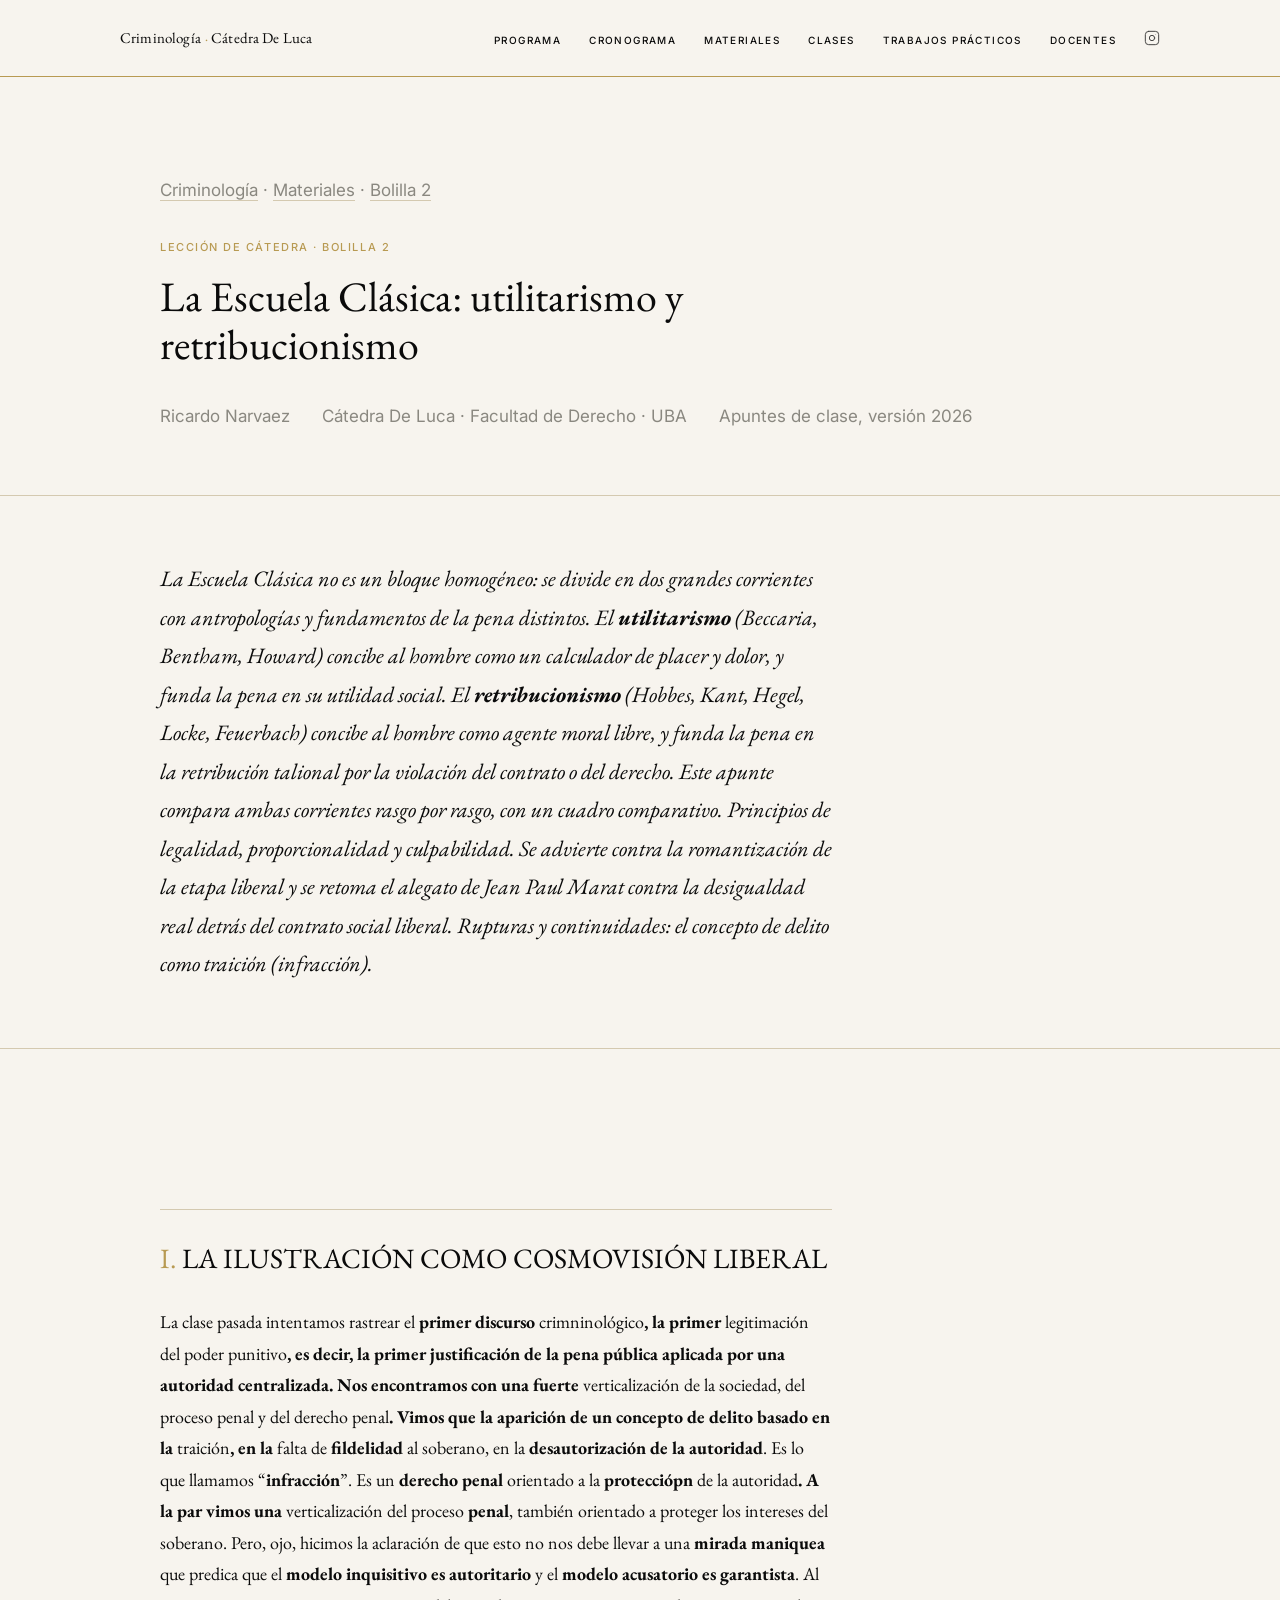
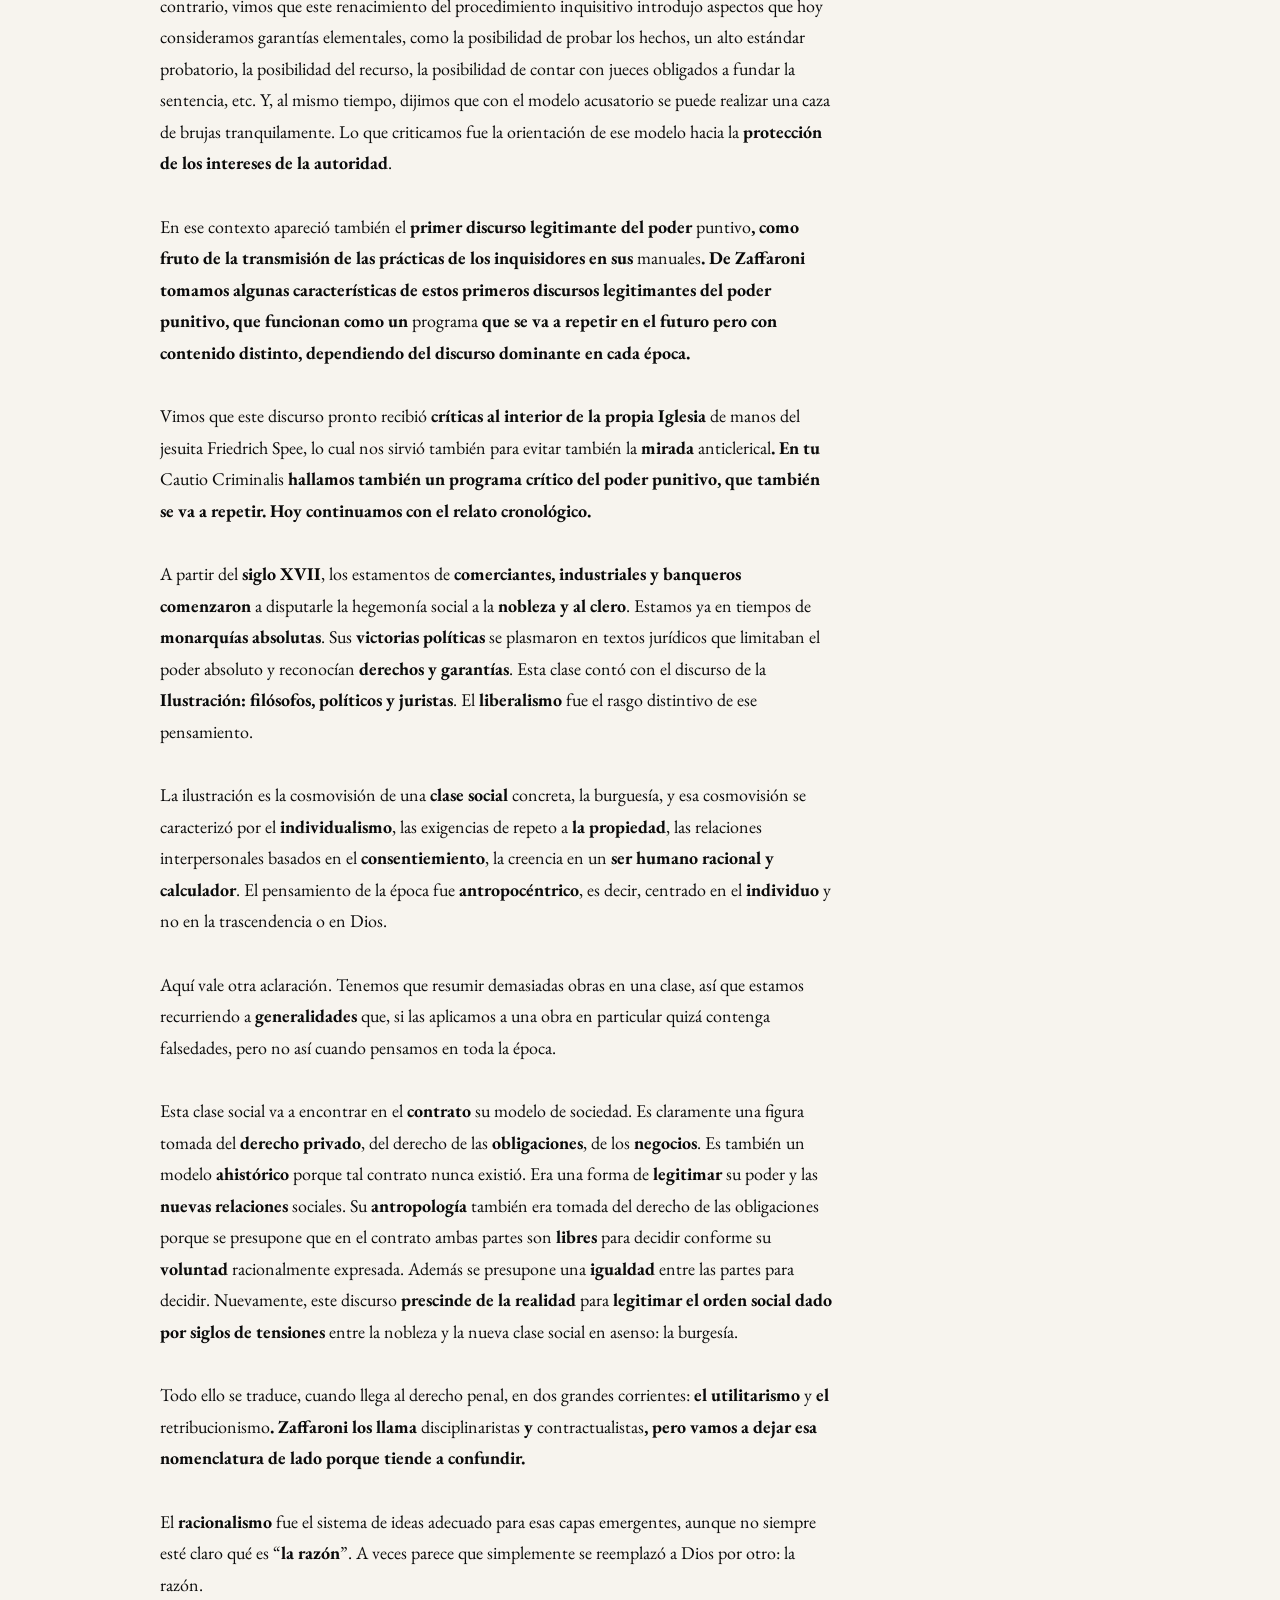
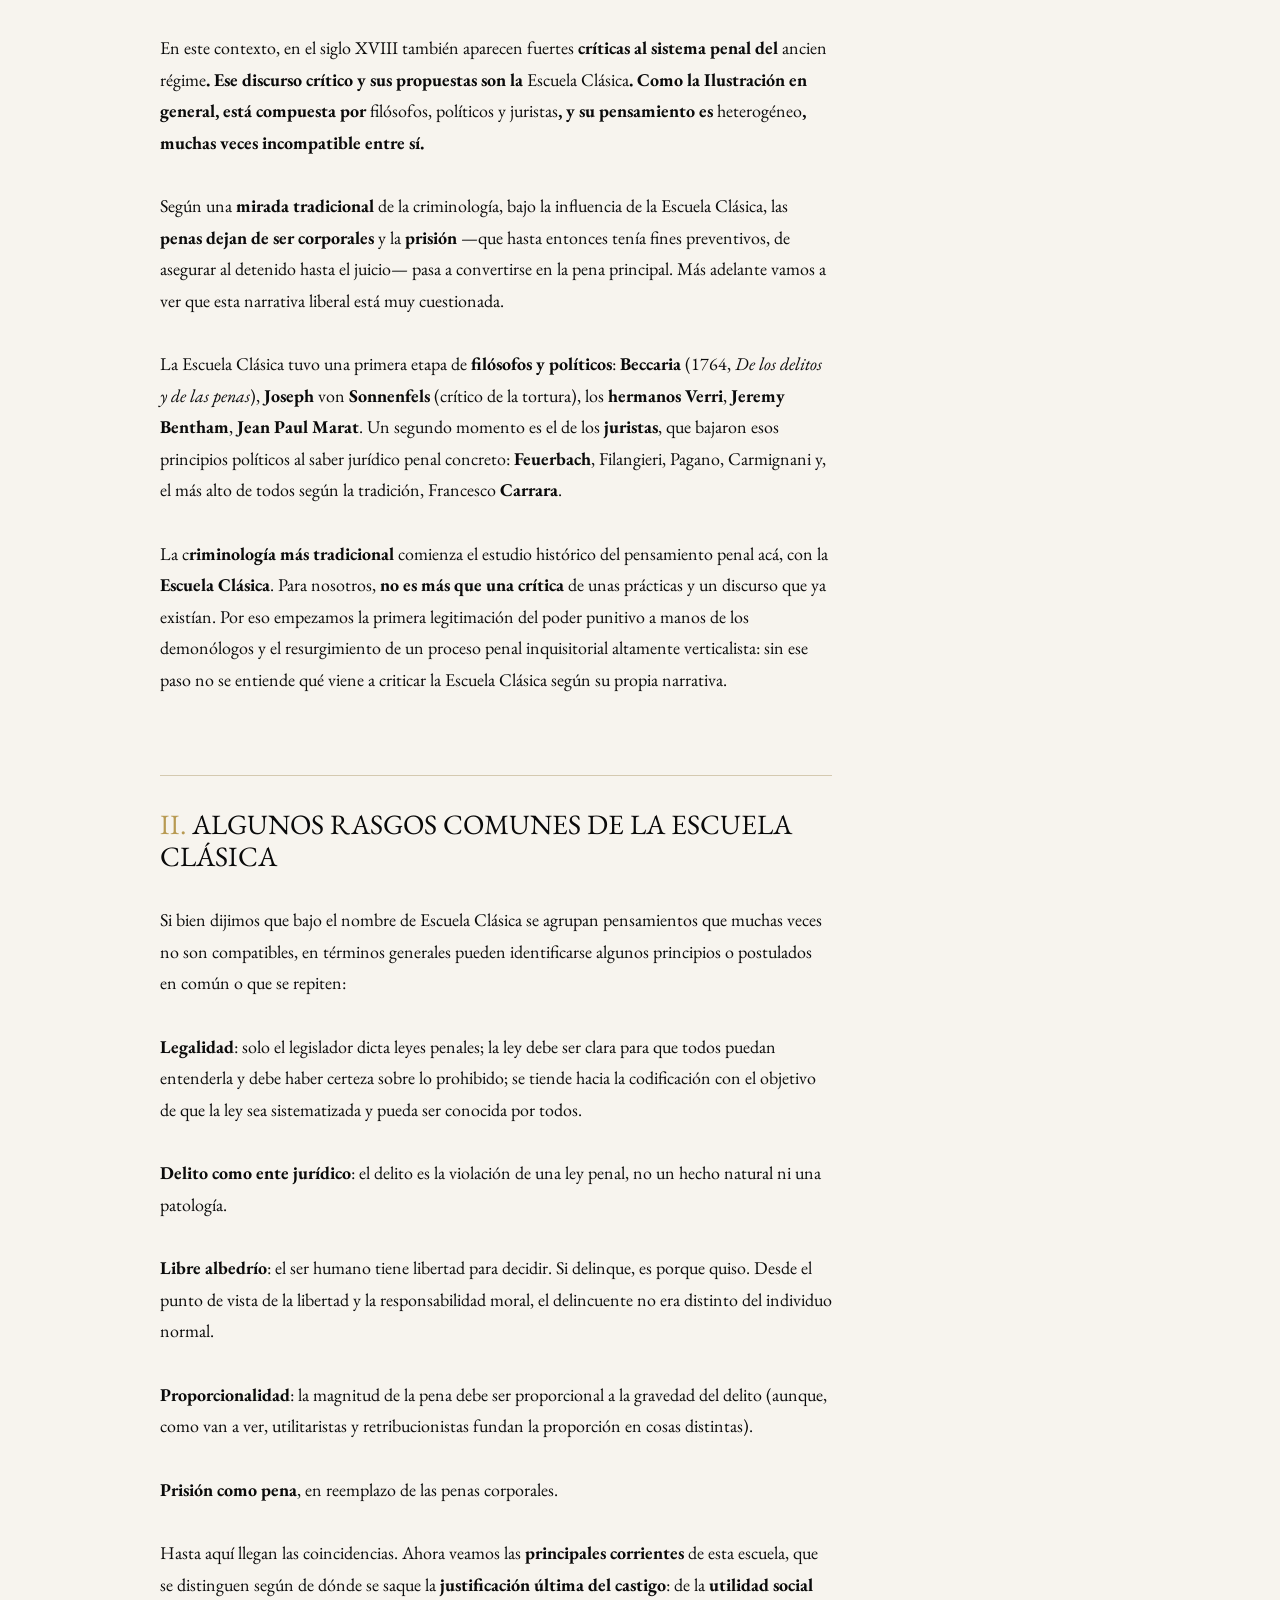
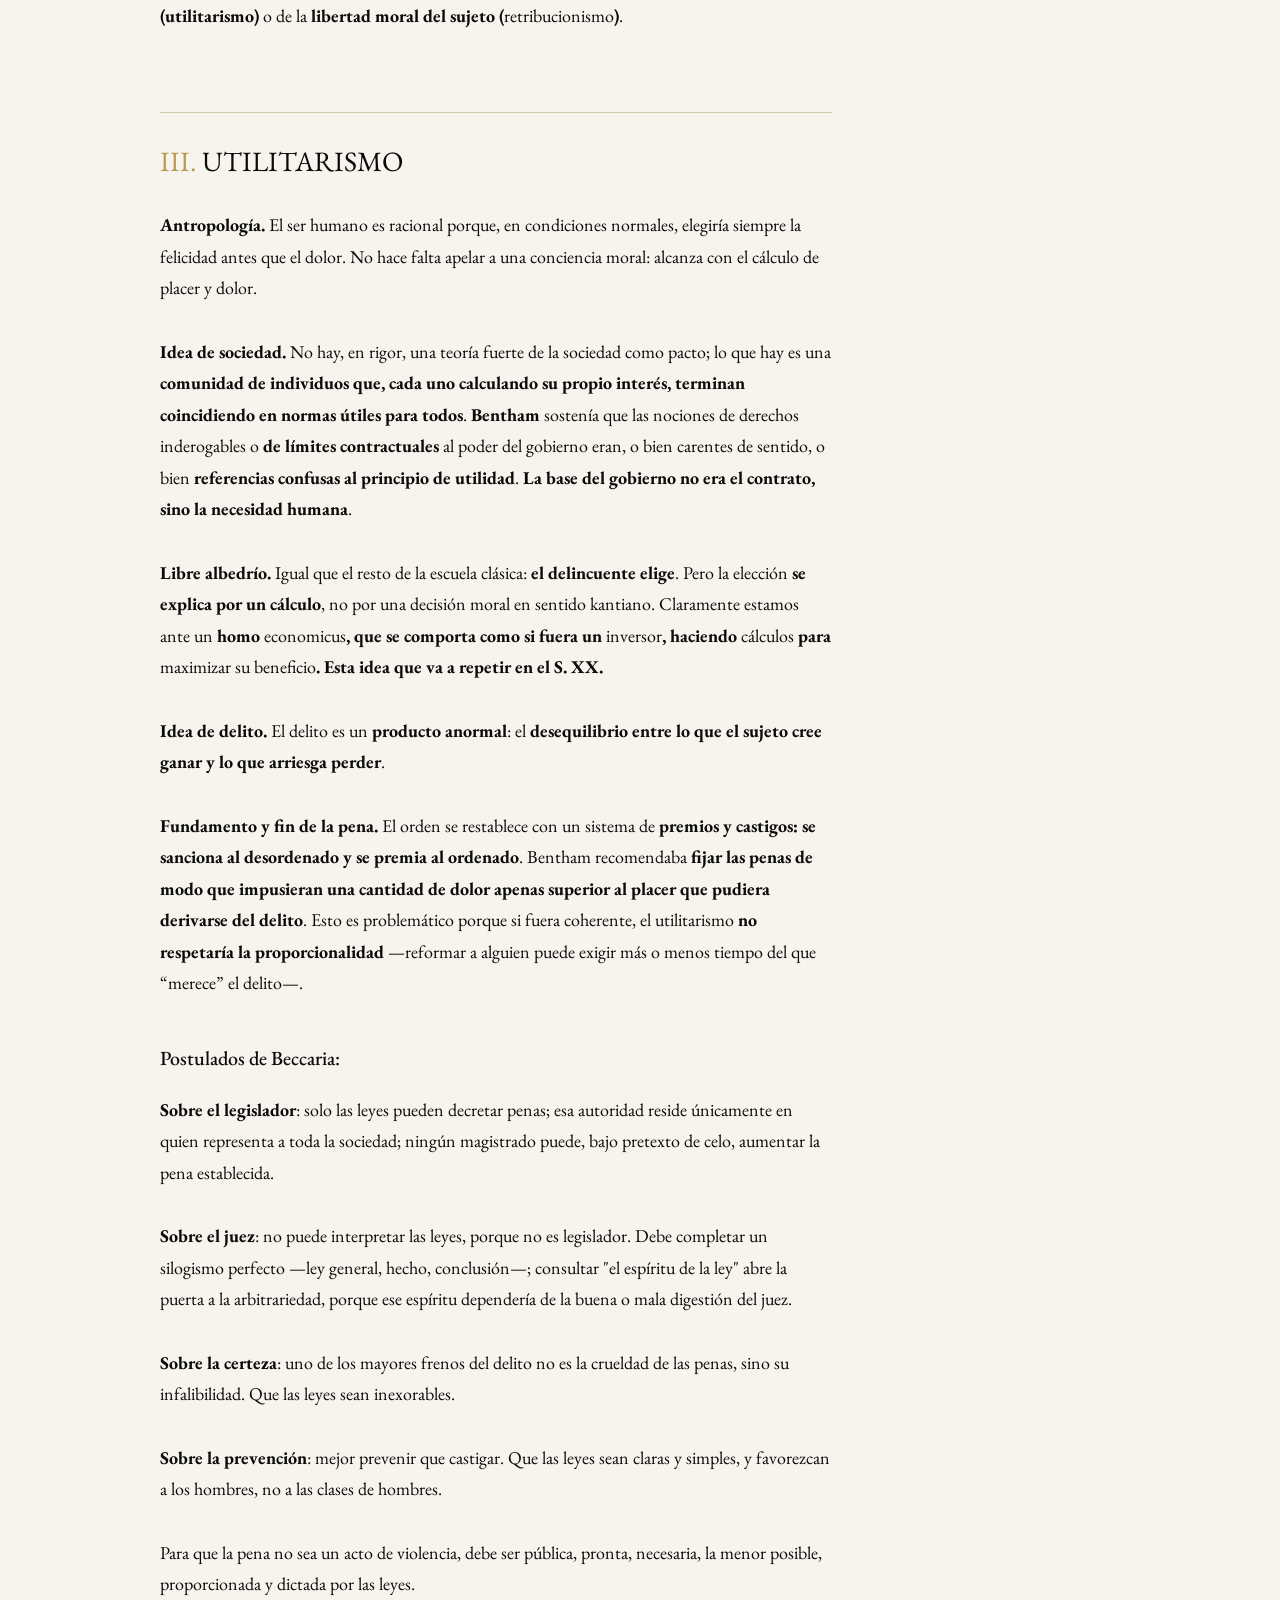
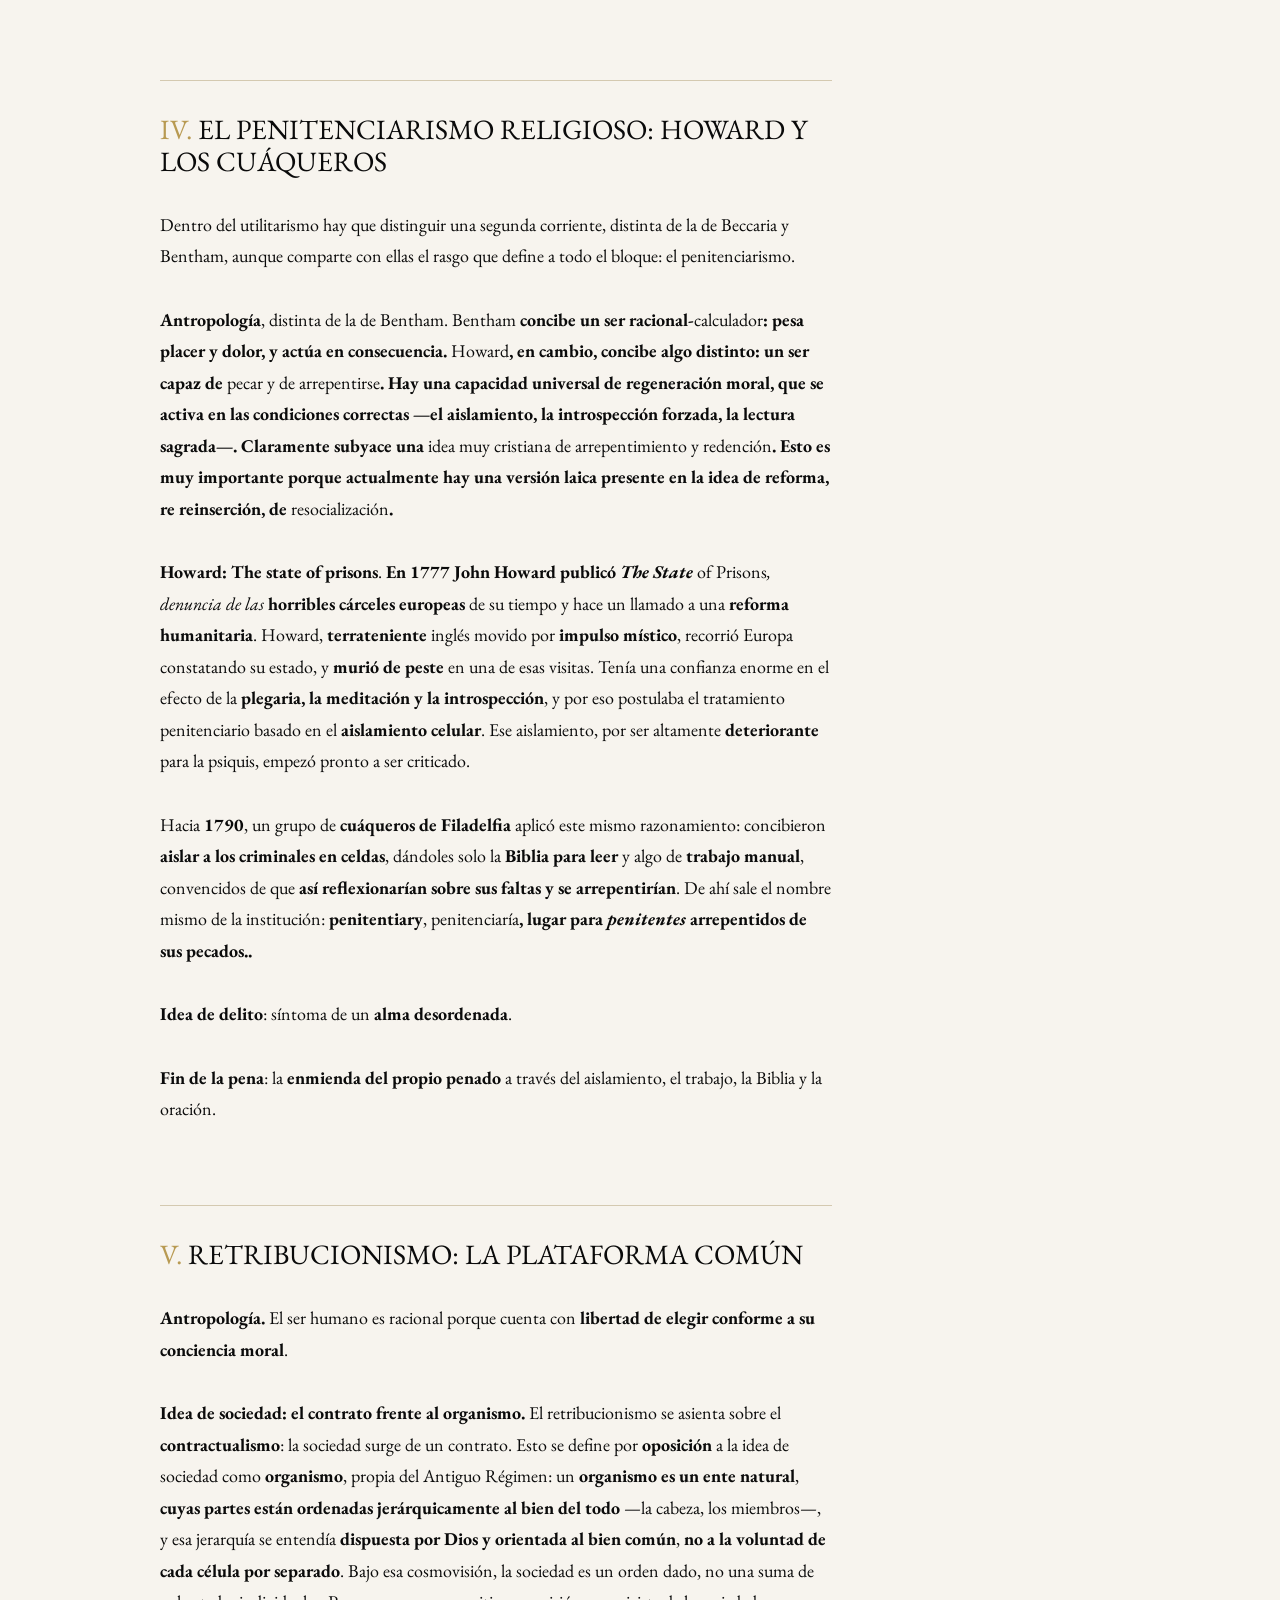
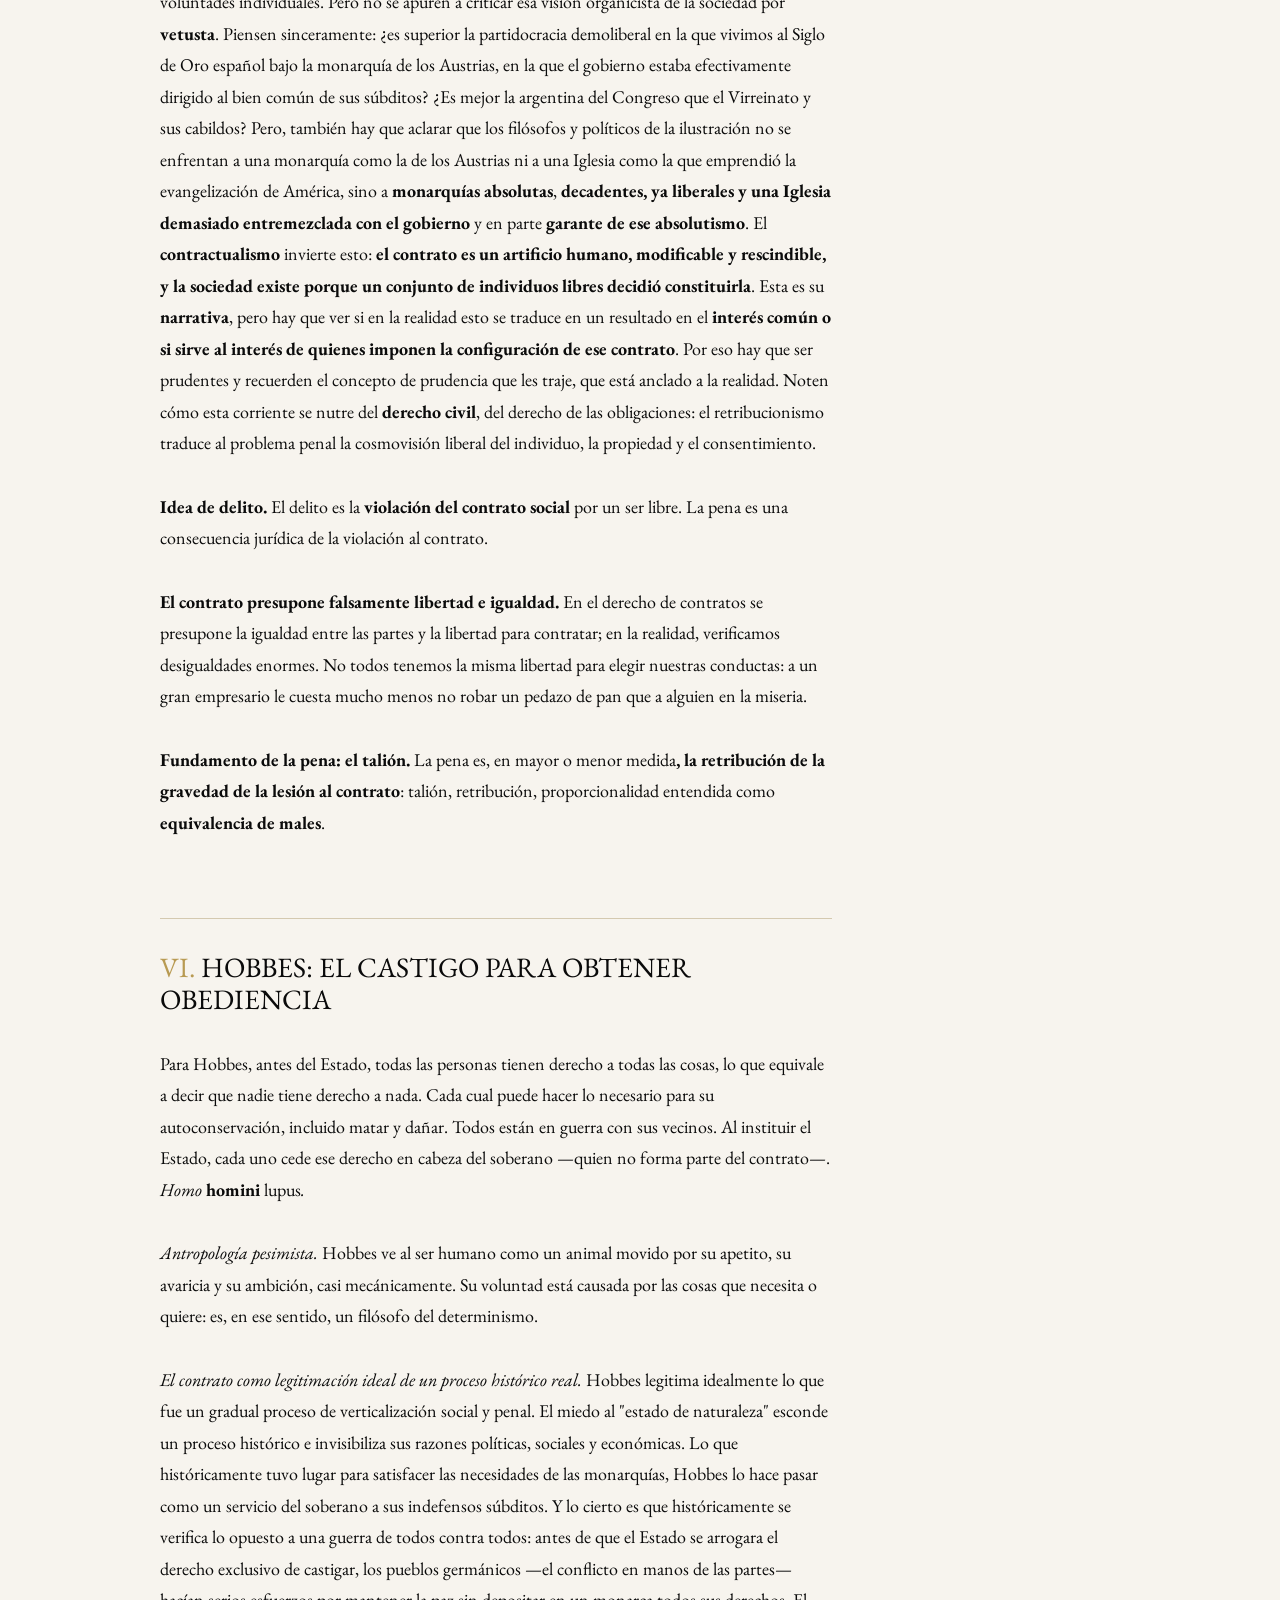
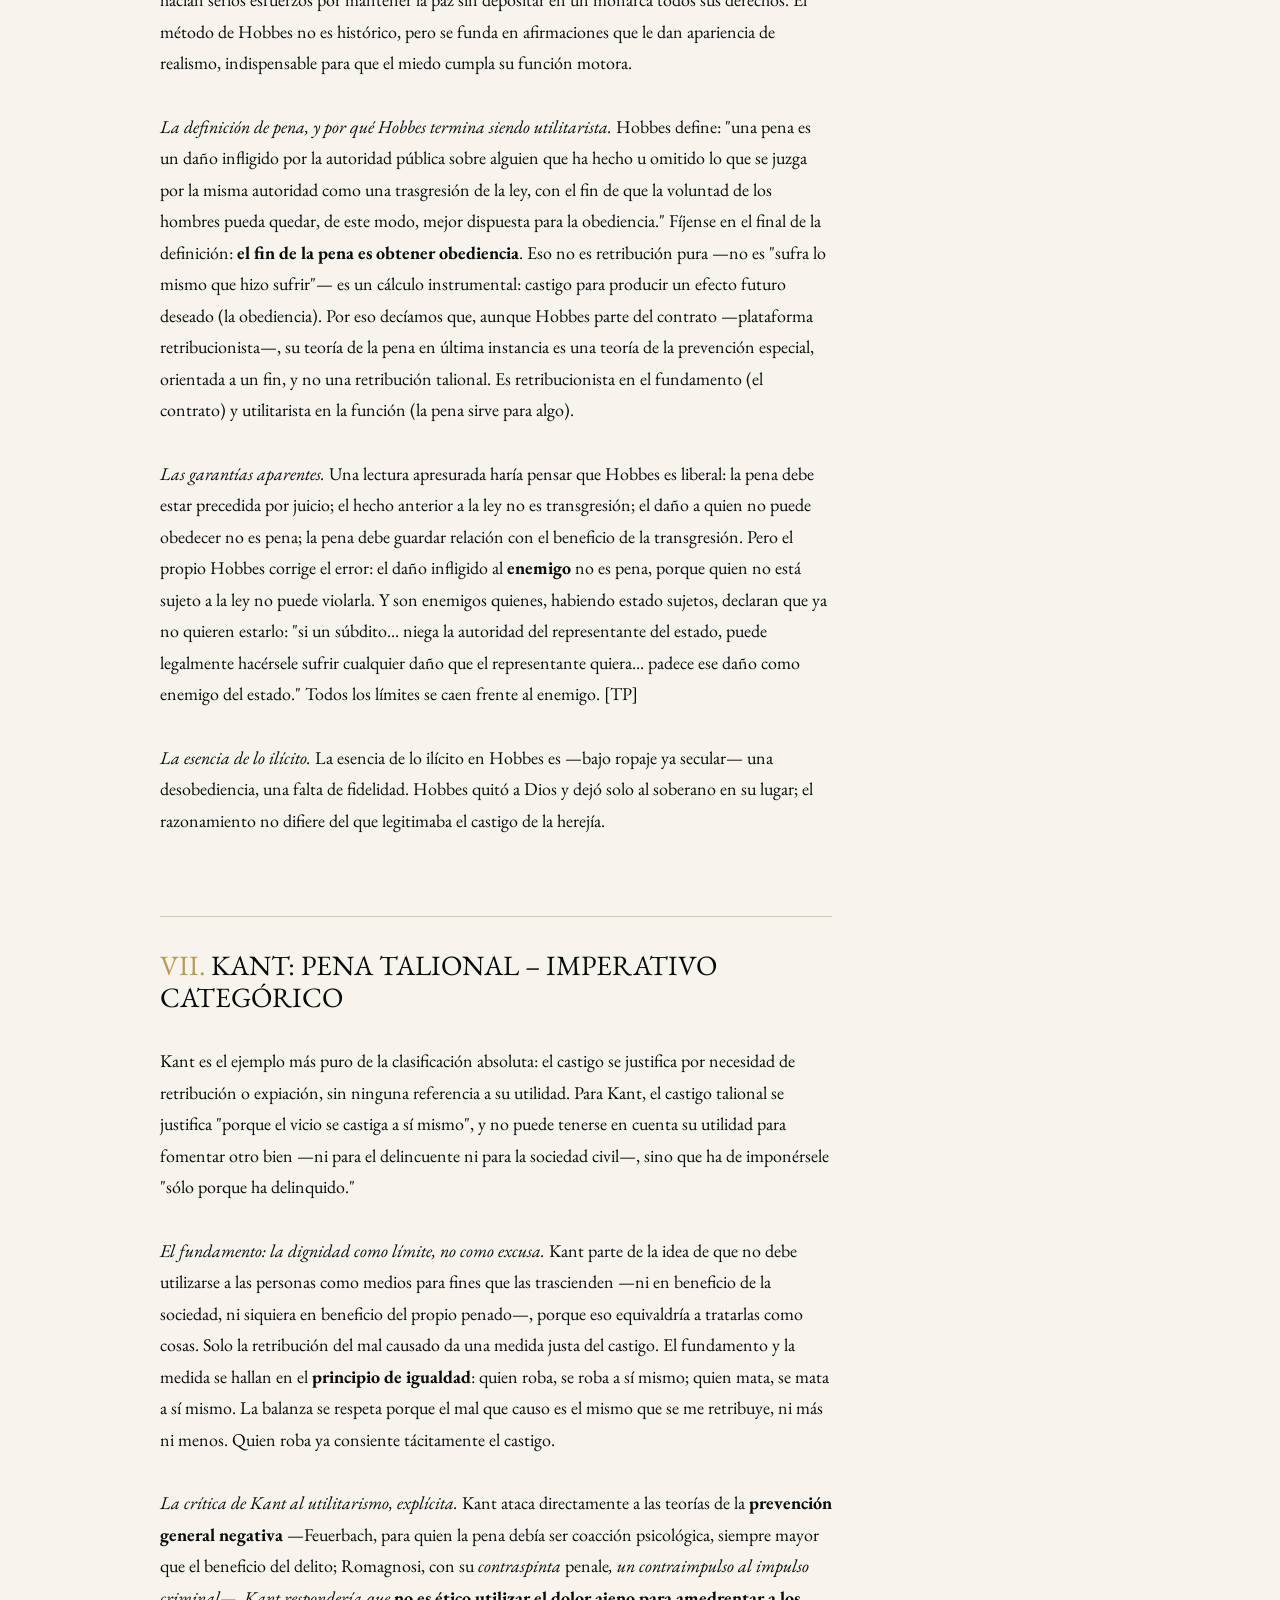
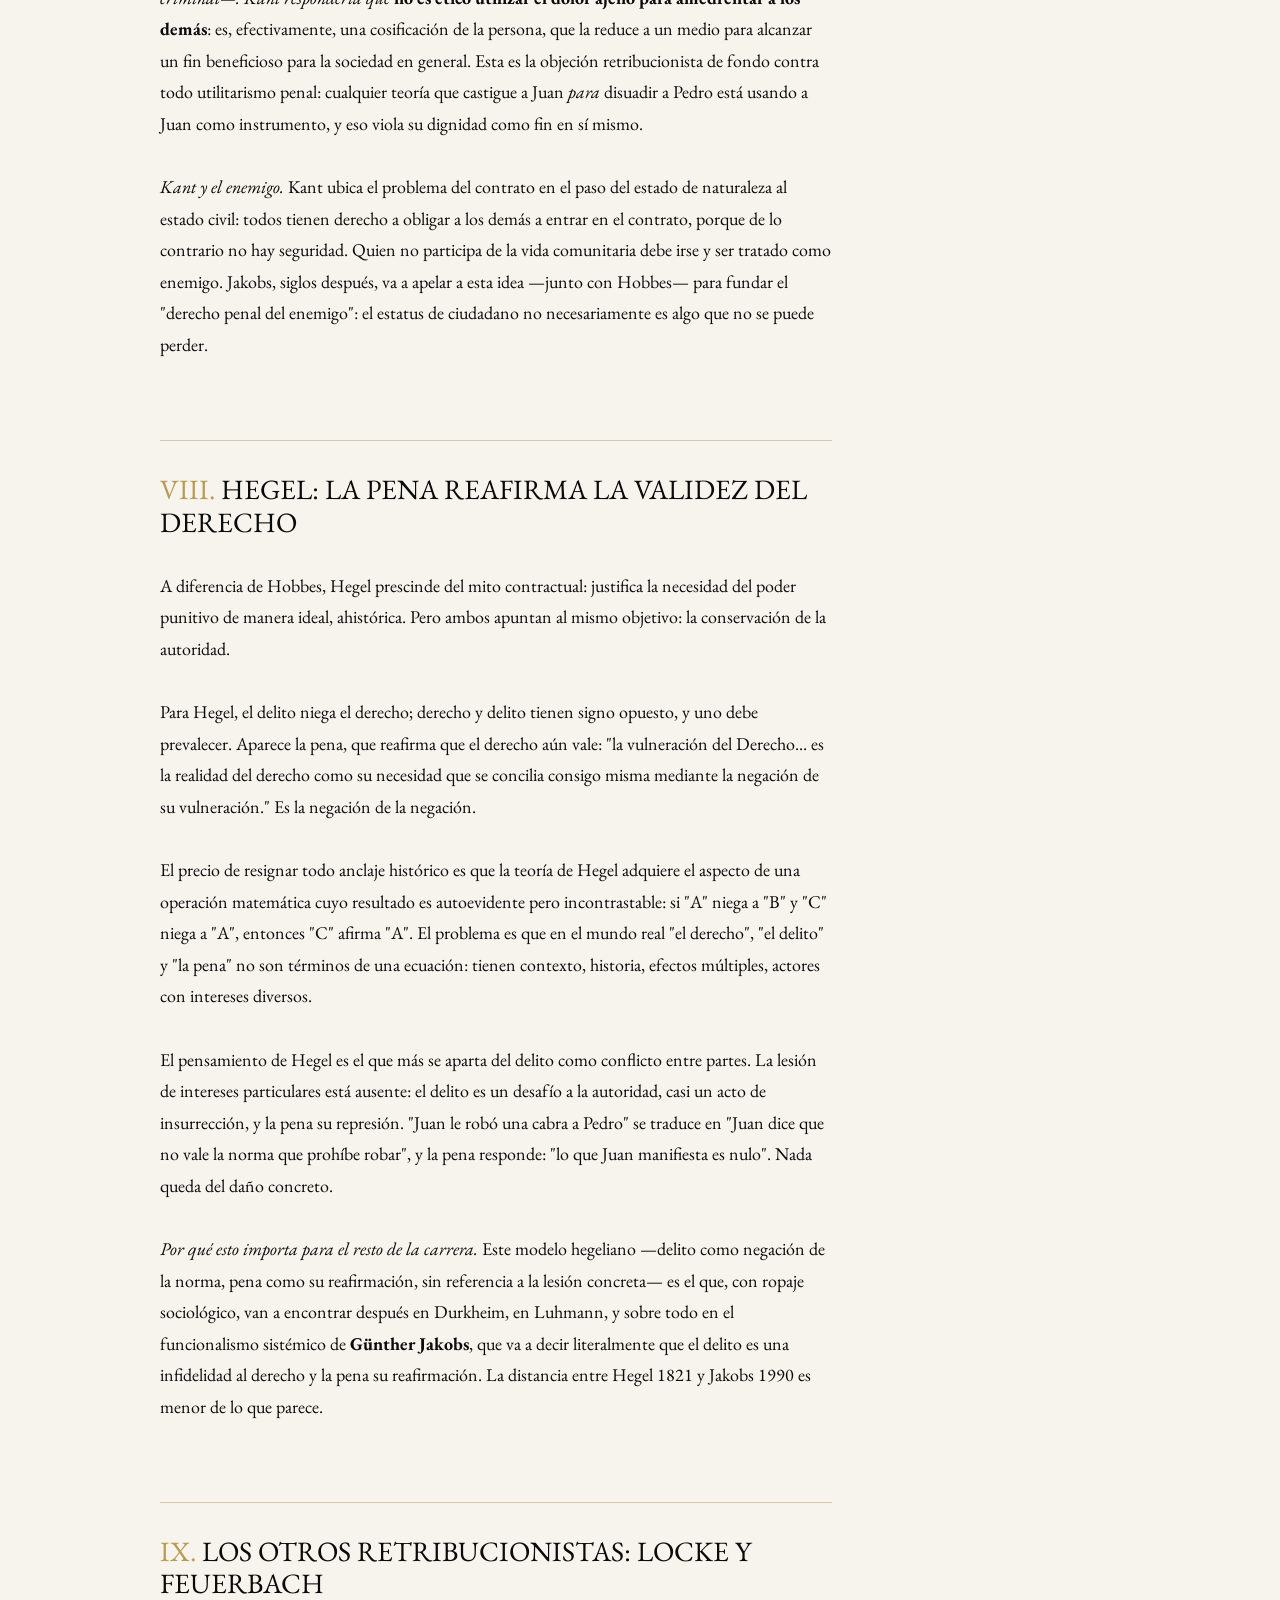
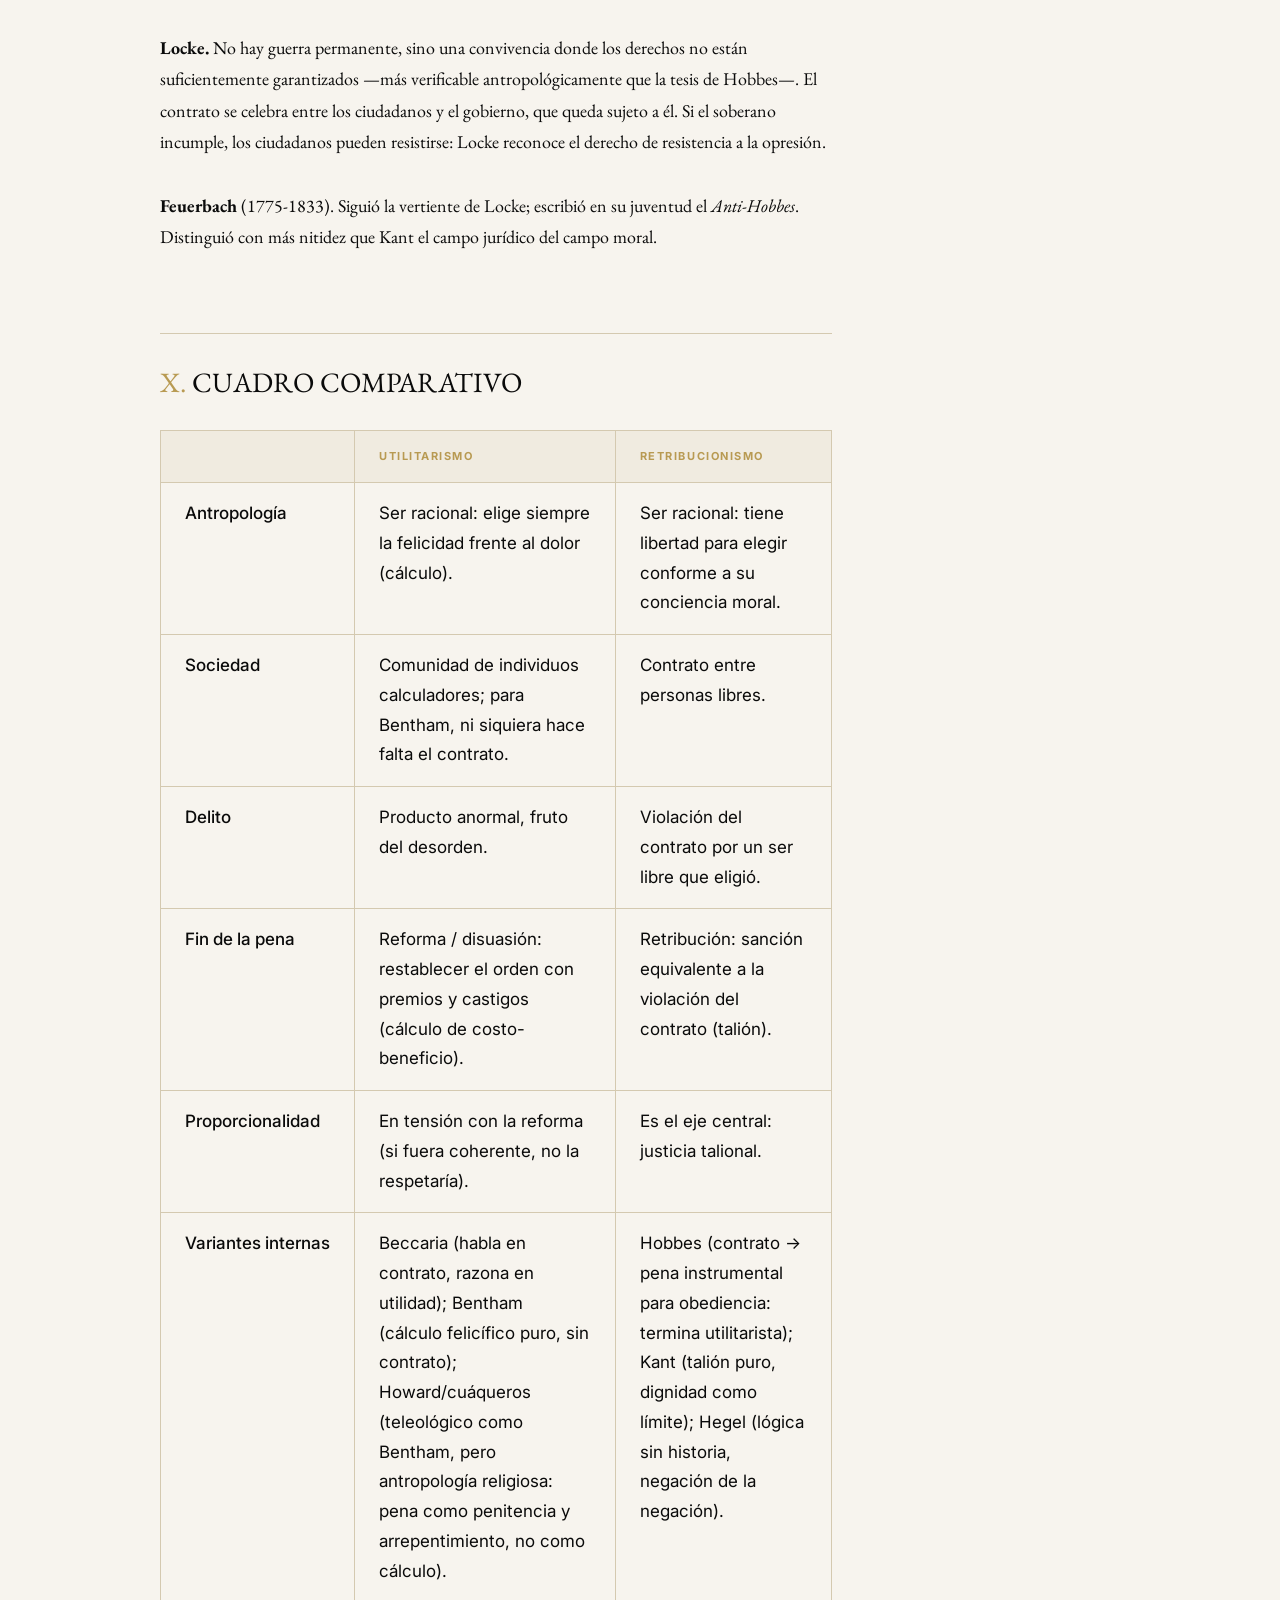
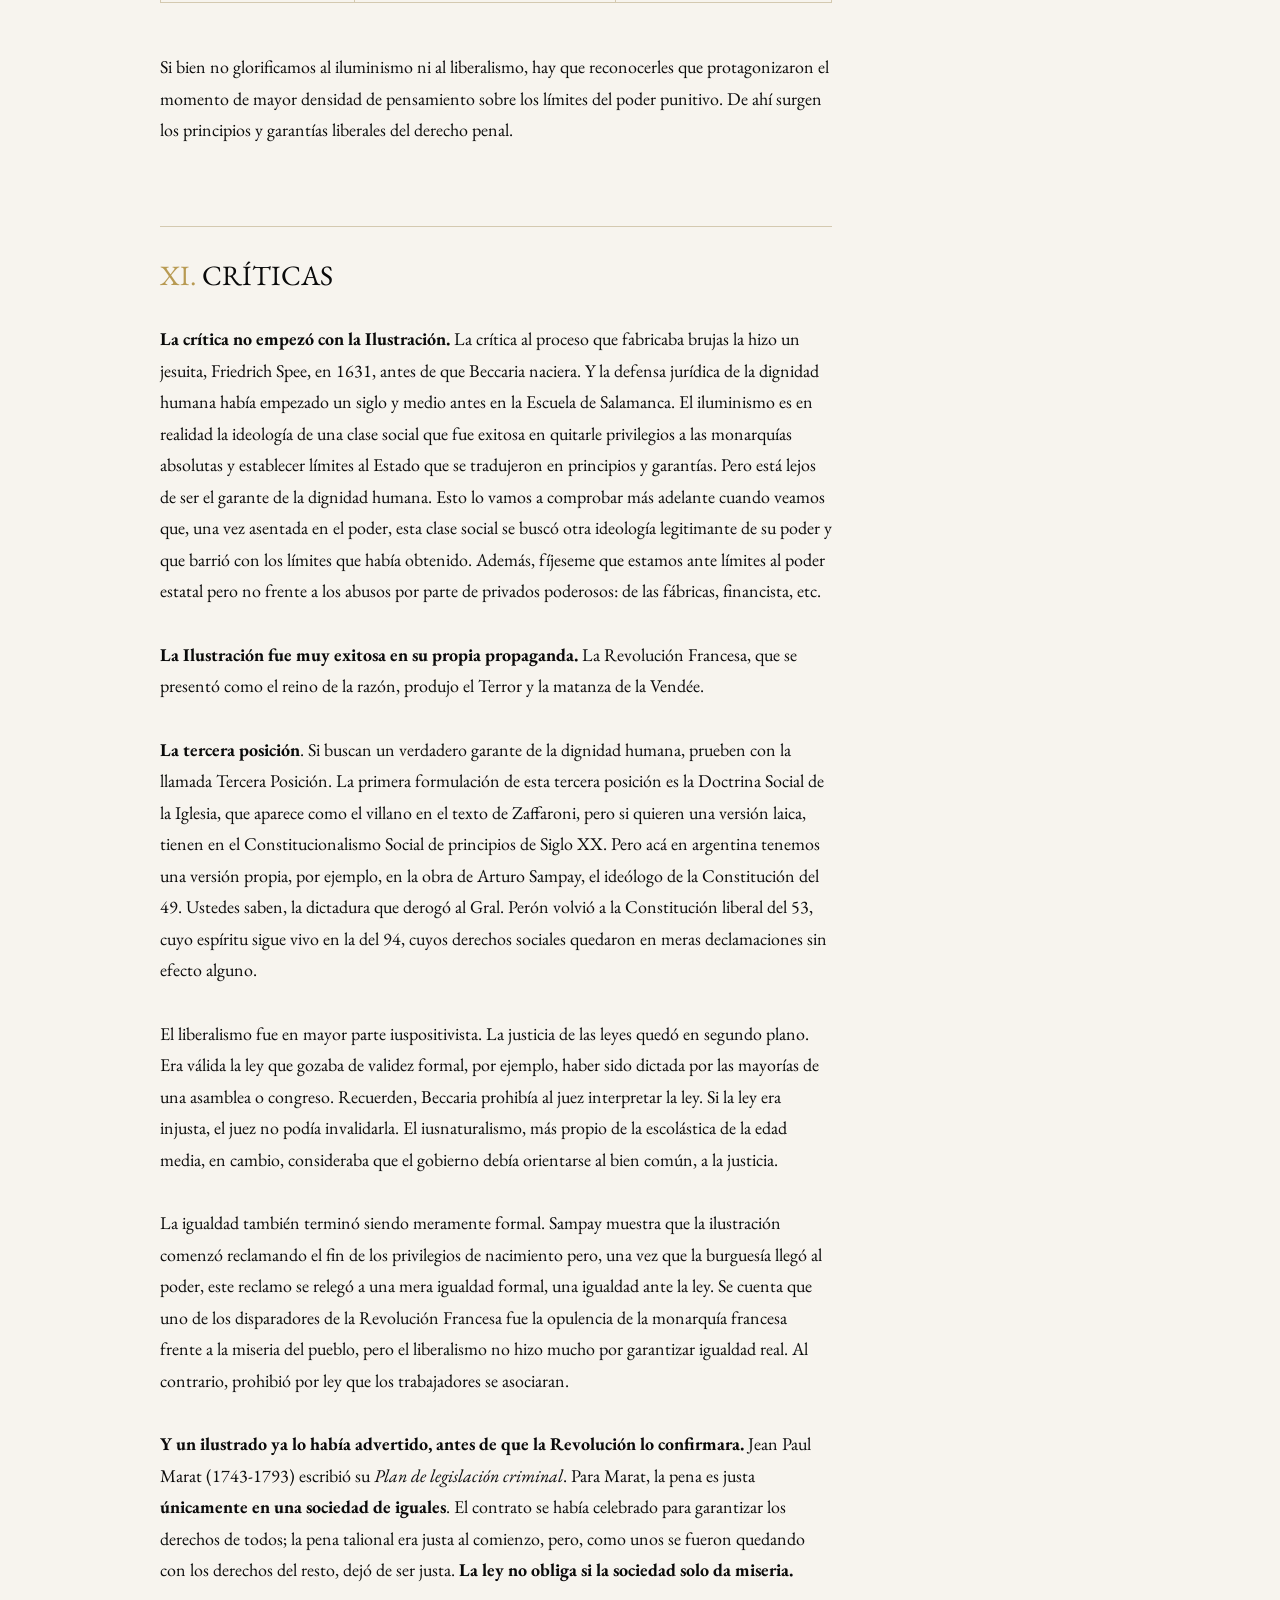
<file: leccion-escuela-clasica.html>
<!DOCTYPE html>
<html lang="es-AR">
<head>
  <meta charset="UTF-8">
  <meta name="viewport" content="width=device-width, initial-scale=1.0">
  <meta name="description" content="La Escuela Clásica: utilitarismo y retribucionismo. Apunte de cátedra sobre las dos grandes corrientes en que se divide la Escuela Clásica -utilitarismo (Beccaria, Bentham, Howard) y retribucionismo (Hobbes, Kant, Hegel, Locke, Feuerbach)-, sus antropologías, ideas de sociedad y fundamentos de la pena, con cuadro comparativo y críticas desde una lectura no maniquea. Cátedra De Luca, Criminología, Facultad de Derecho, UBA.">
  <meta name="author" content="Ricardo Narvaez · Cátedra De Luca · Departamento de Derecho Penal y Criminología · UBA">
  <meta name="robots" content="index, follow">
  <link rel="canonical" href="https://ricardodeckard.github.io/criminologia/leccion-escuela-clasica.html">

  <meta property="og:title" content="La Escuela Clásica: utilitarismo y retribucionismo · Cátedra De Luca">
  <meta property="og:description" content="Las dos grandes corrientes de la Escuela Clásica -utilitarismo y retribucionismo-, sus antropologías y fundamentos de la pena, de Beccaria y Bentham a Hobbes, Kant y Hegel.">
  <meta property="og:type" content="article">
  <meta property="og:url" content="https://ricardodeckard.github.io/criminologia/leccion-escuela-clasica.html">
  <meta property="og:locale" content="es_AR">
  <meta property="og:site_name" content="Criminología · Cátedra De Luca · UBA">
  <meta property="article:author" content="Ricardo Narvaez">
  <meta property="article:section" content="Criminología">

  <title>La Escuela Clásica: utilitarismo y retribucionismo · Bolilla 2 · Cátedra De Luca · UBA</title>

  <link rel="preconnect" href="https://fonts.googleapis.com">
  <link rel="preconnect" href="https://fonts.gstatic.com" crossorigin>
  <link href="https://fonts.googleapis.com/css2?family=EB+Garamond:ital,wght@0,400;0,500;1,400;1,500&family=Inter:wght@300;400;500&display=swap" rel="stylesheet">
  <link rel="stylesheet" href="css/main.css">

  <script type="application/ld+json">
  [
    {
      "@context": "https://schema.org",
      "@type": "ScholarlyArticle",
      "headline": "La Escuela Clásica: utilitarismo y retribucionismo",
      "alternativeHeadline": "Apuntes de clase, versión 2026",
      "description": "La Escuela Clásica no es un bloque homogéneo: se divide en dos grandes corrientes con antropologías y fundamentos de la pena distintos. El utilitarismo (Beccaria, Bentham, Howard) concibe al hombre como un calculador de placer y dolor, y funda la pena en su utilidad social. El retribucionismo (Hobbes, Kant, Hegel, Locke, Feuerbach) concibe al hombre como agente moral libre, y funda la pena en la retribución talional por la violación del contrato o del derecho. Este apunte compara ambas corrientes rasgo por rasgo, con un cuadro comparativo, repasa los principios de legalidad, proporcionalidad y culpabilidad, advierte contra la romantización de la etapa liberal retomando el alegato de Jean Paul Marat contra la desigualdad real del contrato social, y conecta con el concepto de delito como traición (infracción) visto en la unidad anterior.",
      "author": {
        "@type": "Person",
        "name": "Ricardo Narvaez",
        "jobTitle": "Ayudante de Segunda · Abogado Penalista",
        "affiliation": {
          "@type": "EducationalOrganization",
          "name": "Cátedra De Luca · Facultad de Derecho · Universidad de Buenos Aires"
        }
      },
      "publisher": {
        "@type": "EducationalOrganization",
        "name": "Cátedra De Luca · Departamento de Derecho Penal y Criminología · Facultad de Derecho · UBA",
        "url": "https://ricardodeckard.github.io/criminologia/"
      },
      "datePublished": "2026-03-01",
      "dateModified": "2026-08-31",
      "inLanguage": "es-AR",
      "isPartOf": {
        "@type": "Course",
        "name": "Criminología",
        "courseCode": "Criminología CPO",
        "provider": {
          "@type": "EducationalOrganization",
          "name": "Facultad de Derecho, Universidad de Buenos Aires"
        }
      },
      "about": [
        { "@type": "Thing", "name": "Escuela Clásica" },
        { "@type": "Thing", "name": "Utilitarismo penal" },
        { "@type": "Thing", "name": "Retribucionismo" },
        { "@type": "Thing", "name": "Cesare Beccaria" },
        { "@type": "Thing", "name": "Immanuel Kant" }
      ],
      "educationalLevel": "University",
      "url": "https://ricardodeckard.github.io/criminologia/leccion-escuela-clasica.html",
      "isAccessibleForFree": true,
      "license": "https://ricardodeckard.github.io/criminologia/leccion-escuela-clasica.html"
    },
    {
      "@context": "https://schema.org",
      "@type": "BreadcrumbList",
      "itemListElement": [
        { "@type": "ListItem", "position": 1, "name": "Criminología · Cátedra De Luca", "item": "https://ricardodeckard.github.io/criminologia/" },
        { "@type": "ListItem", "position": 2, "name": "Materiales", "item": "https://ricardodeckard.github.io/criminologia/materiales.html" },
        { "@type": "ListItem", "position": 3, "name": "La Escuela Clásica: utilitarismo y retribucionismo", "item": "https://ricardodeckard.github.io/criminologia/leccion-escuela-clasica.html" }
      ]
    },
    {
      "@context": "https://schema.org",
      "@type": "FAQPage",
      "mainEntity": [
        {
          "@type": "Question",
          "name": "¿Cuál es la diferencia entre utilitarismo y retribucionismo en la Escuela Clásica?",
          "acceptedAnswer": {
            "@type": "Answer",
            "text": "El utilitarismo (Beccaria, Bentham, Howard) concibe al ser humano como un calculador de placer y dolor, y funda la pena en la utilidad de restablecer el orden mediante premios y castigos. El retribucionismo (Hobbes, Kant, Hegel) concibe al ser humano como un agente con libertad moral, y funda la pena en la retribución equivalente a la violación del contrato social o del derecho, con el talión como eje central."
          }
        },
        {
          "@type": "Question",
          "name": "¿Por qué Kant critica el utilitarismo penal?",
          "acceptedAnswer": {
            "@type": "Answer",
            "text": "Para Kant, castigar a alguien en función de la utilidad social (para disuadir a otros o corregir al penado) trata a esa persona como un medio para un fin ajeno, violando su dignidad como fin en sí mismo. La pena debe ser talional -un imperativo categórico-, aplicada porque el delito lo exige, no porque produzca un beneficio social."
          }
        },
        {
          "@type": "Question",
          "name": "¿Qué plantea Jean Paul Marat sobre la obligación de someterse a las leyes?",
          "acceptedAnswer": {
            "@type": "Answer",
            "text": "En su Plan de legislación criminal, Marat sostiene que la obediencia a las leyes solo se justifica si la sociedad cumplió antes su parte del contrato social, asegurando subsistencia, abrigo y protección a sus miembros. Si la sociedad abandona a una persona, esta vuelve al estado natural y no le debe obediencia; para Marat, el mismo gobierno obliga a los pobres a ser criminales al quitarles los medios de subsistir."
          }
        },
        {
          "@type": "Question",
          "name": "¿Qué distingue al penitenciarismo religioso de Howard y los cuáqueros del utilitarismo de Bentham?",
          "acceptedAnswer": {
            "@type": "Answer",
            "text": "Aunque comparten una lógica teleológica con Bentham, Howard y los cuáqueros de Filadelfia parten de una antropología religiosa: el delito es síntoma de un alma desordenada, y el fin de la pena es la enmienda del propio penado mediante el aislamiento, la reflexión y el arrepentimiento, no un cálculo de costo-beneficio social."
          }
        },
        {
          "@type": "Question",
          "name": "¿Qué rasgos comparten todas las corrientes de la Escuela Clásica?",
          "acceptedAnswer": {
            "@type": "Answer",
            "text": "Pese a sus diferencias, todas las corrientes de la Escuela Clásica coinciden en el principio de legalidad (solo el legislador dicta leyes penales), el delito como ente jurídico (violación de una ley preexistente), el libre albedrío del ser humano, la proporcionalidad entre delito y pena, y el reemplazo de las penas corporales por la prisión."
          }
        }
      ]
    }
  ]
  </script>

  <style>
    .leccion-header {
      padding-top: calc(80px + var(--space-4xl));
      padding-bottom: var(--space-2xl);
      border-bottom: var(--line-gris);
    }
    .leccion-breadcrumb {
      font-family: var(--font-sans);
      font-size: var(--type-body-sm);
      color: var(--color-gris);
      margin-bottom: var(--space-lg);
    }
    .leccion-breadcrumb a {
      color: var(--color-gris);
      text-decoration: none;
      border-bottom: 1px solid var(--color-gris-claro);
    }
    .leccion-breadcrumb a:hover {
      color: var(--color-dorado);
      border-color: var(--color-dorado);
    }
    .leccion-eyebrow {
      font-family: var(--font-sans);
      font-size: var(--type-label);
      font-weight: 500;
      letter-spacing: var(--tracking-label);
      text-transform: uppercase;
      color: var(--color-dorado);
      display: block;
      margin-bottom: var(--space-sm);
    }
    .leccion-titulo {
      font-family: var(--font-serif);
      font-size: var(--type-h1);
      font-weight: 400;
      line-height: var(--leading-tight);
      max-width: 44rem;
      margin-bottom: var(--space-lg);
    }
    .leccion-meta {
      font-family: var(--font-sans);
      font-size: var(--type-body-sm);
      color: var(--color-gris);
      display: flex;
      gap: var(--space-lg);
      flex-wrap: wrap;
    }
    .section-resumen {
      padding-top: var(--space-2xl);
      padding-bottom: var(--space-2xl);
      border-bottom: var(--line-gris);
    }
    .leccion-resumen {
      font-family: var(--font-serif);
      font-style: italic;
      font-size: var(--type-lead);
      line-height: var(--leading-loose);
      color: var(--color-negro);
      max-width: 42rem;
    }
    .section-cita {
      padding-top: var(--space-xl);
      padding-bottom: var(--space-xl);
      border-bottom: var(--line-gris);
    }
    .cita-caja {
      background-color: #F0EBE0;
      border-left: 3px solid var(--color-dorado);
      padding: var(--space-lg) var(--space-xl);
      max-width: 42rem;
    }
    .cita-label {
      font-family: var(--font-sans);
      font-size: var(--type-label);
      font-weight: 500;
      letter-spacing: var(--tracking-label);
      text-transform: uppercase;
      color: var(--color-gris);
      display: block;
      margin-bottom: var(--space-sm);
    }
    .cita-texto {
      font-family: var(--font-sans);
      font-size: var(--type-body-sm);
      color: var(--color-negro);
      line-height: var(--leading-loose);
    }
    .section-leccion-cuerpo {
      padding-top: var(--space-3xl);
      padding-bottom: var(--space-3xl);
    }
    .leccion-h2 {
      font-family: var(--font-serif);
      font-size: var(--type-h2);
      font-weight: 400;
      color: var(--color-negro);
      max-width: 42rem;
      margin-top: var(--space-3xl);
      margin-bottom: var(--space-lg);
      padding-top: var(--space-lg);
      border-top: var(--line-gris);
    }
    .leccion-h3 {
      font-family: var(--font-serif);
      font-size: 1.25rem;
      font-weight: 500;
      color: var(--color-negro);
      max-width: 42rem;
      margin-top: var(--space-xl);
      margin-bottom: var(--space-md);
    }
    .leccion-num {
      color: var(--color-dorado);
    }
    .leccion-p {
      max-width: 42rem;
      margin-bottom: var(--space-lg);
    }
    .leccion-tabla-wrap {
      max-width: 42rem;
      overflow-x: auto;
      margin-bottom: var(--space-xl);
    }
    .leccion-tabla {
      border-collapse: collapse;
      width: 100%;
      font-family: var(--font-sans);
      font-size: var(--type-body-sm);
    }
    .leccion-tabla th,
    .leccion-tabla td {
      border: 1px solid var(--color-gris-claro);
      padding: var(--space-sm) var(--space-md);
      text-align: left;
      vertical-align: top;
      line-height: var(--leading-loose);
    }
    .leccion-tabla th {
      font-family: var(--font-sans);
      font-weight: 500;
      letter-spacing: var(--tracking-label);
      text-transform: uppercase;
      font-size: var(--type-label);
      color: var(--color-dorado);
      background-color: #F0EBE0;
    }
    .leccion-tabla td:first-child {
      font-weight: 500;
      color: var(--color-negro);
      white-space: nowrap;
    }
    .section-notas {
      padding-top: var(--space-2xl);
      padding-bottom: var(--space-3xl);
      border-top: var(--line-gris);
    }
    .notas-caja {
      max-width: 42rem;
      font-family: var(--font-sans);
      font-size: var(--type-body-sm);
      color: var(--color-gris);
      line-height: var(--leading-loose);
    }
    .leccion-nav-relacionada {
      padding-top: var(--space-2xl);
      padding-bottom: var(--space-3xl);
      border-top: var(--line-gris);
    }
    .leccion-nav-relacionada a {
      font-family: var(--font-sans);
      font-size: var(--type-body-sm);
      font-weight: 500;
      color: var(--color-negro);
      text-decoration: none;
      border-bottom: 1px solid var(--color-negro);
      padding-bottom: 1px;
    }
    .leccion-nav-relacionada a:hover {
      color: var(--color-dorado);
      border-color: var(--color-dorado);
    }

    @media (max-width: 767px) {
      .leccion-header {
        padding-top: calc(80px + var(--space-2xl));
        padding-bottom: var(--space-xl);
      }
      .section-leccion-cuerpo {
        padding-top: var(--space-2xl);
      }
      .leccion-tabla-wrap {
        max-width: 100%;
      }
    }
  </style>
</head>

<body class="nav-dark">

  <nav class="nav-global" id="nav-global" aria-label="Navegación principal">
    <div class="nav-inner">
      <a href="index.html" class="nav-brand">
        Criminología <span class="nav-brand-sufijo"> <span class="nav-dot" aria-hidden="true">·</span> Cátedra De Luca</span>
      </a>
      <ul class="nav-links" role="list">
        <li><a href="programa.html">Programa</a></li>
        <li><a href="cronograma.html">Cronograma</a></li>
        <li><a href="materiales.html" aria-current="page">Materiales</a></li>
        <li><a href="clases.html">Clases</a></li>
        <li><a href="trabajos-practicos.html">Trabajos Prácticos</a></li>
        <li><a href="docentes.html">Docentes</a></li>
        <li class="nav-social">
          <a href="https://www.instagram.com/criminologia_peres_deluca/" target="_blank" rel="noopener noreferrer" aria-label="Instagram de la cátedra">
            <svg class="nav-ig-icon" xmlns="http://www.w3.org/2000/svg" viewBox="0 0 24 24" fill="none" stroke="currentColor" stroke-width="1.5" stroke-linecap="round" stroke-linejoin="round" aria-hidden="true">
              <rect x="2" y="2" width="20" height="20" rx="5" ry="5"/>
              <circle cx="12" cy="12" r="4"/>
              <circle cx="17.5" cy="6.5" r="0.5" fill="currentColor" stroke="none"/>
            </svg>
          </a>
        </li>
      </ul>
      <button class="nav-menu-toggle" id="nav-menu-toggle" aria-expanded="false" aria-label="Abrir menú de navegación">
        <svg width="22" height="16" viewBox="0 0 22 16" fill="none" xmlns="http://www.w3.org/2000/svg" aria-hidden="true">
          <line x1="0" y1="1" x2="22" y2="1" stroke="currentColor" stroke-width="1.5"/>
          <line x1="0" y1="8" x2="22" y2="8" stroke="currentColor" stroke-width="1.5"/>
          <line x1="0" y1="15" x2="22" y2="15" stroke="currentColor" stroke-width="1.5"/>
        </svg>
      </button>
    </div>
    <div class="nav-line" aria-hidden="true"></div>
  </nav>

  <div class="nav-mobile-overlay" id="nav-mobile-overlay" aria-hidden="true">
    <div class="nav-mobile-inner">
      <button class="nav-mobile-close" id="nav-mobile-close" aria-label="Cerrar menú">
        <span aria-hidden="true">—</span>
      </button>
      <ul class="nav-mobile-links" role="list">
        <li><a href="programa.html">Programa</a></li>
        <li><a href="cronograma.html">Cronograma</a></li>
        <li><a href="materiales.html">Materiales</a></li>
        <li><a href="clases.html">Clases</a></li>
        <li><a href="trabajos-practicos.html">Trabajos Prácticos</a></li>
        <li><a href="docentes.html">Docentes</a></li>
        <li>
          <a href="https://www.instagram.com/criminologia_peres_deluca/" target="_blank" rel="noopener noreferrer" aria-label="Instagram de la cátedra" style="display:flex;align-items:center;gap:10px;">
            <svg xmlns="http://www.w3.org/2000/svg" viewBox="0 0 24 24" fill="none" stroke="currentColor" stroke-width="1.5" stroke-linecap="round" stroke-linejoin="round" style="width:28px;height:28px;" aria-hidden="true">
              <rect x="2" y="2" width="20" height="20" rx="5" ry="5"/>
              <circle cx="12" cy="12" r="4"/>
              <circle cx="17.5" cy="6.5" r="0.5" fill="currentColor" stroke="none"/>
            </svg>
            Instagram
          </a>
        </li>
      </ul>
    </div>
  </div>

  <main id="main-content">

    <article>

      <header class="leccion-header">
        <div class="content-area">
          <p class="leccion-breadcrumb">
            <a href="index.html">Criminología</a> · <a href="materiales.html">Materiales</a> · <a href="materiales.html#bolilla-2">Bolilla 2</a>
          </p>
          <span class="leccion-eyebrow">Lección de cátedra · Bolilla 2</span>
          <h1 class="leccion-titulo">La Escuela Clásica: utilitarismo y retribucionismo</h1>
          <p class="leccion-meta">
            <span>Ricardo Narvaez</span>
            <span>Cátedra De Luca · Facultad de Derecho · UBA</span>
            <span>Apuntes de clase, versión 2026</span>
          </p>
        </div>
      </header>

      <section class="section-resumen" aria-label="Resumen">
        <div class="content-area">
          <p class="leccion-resumen">
            La Escuela Clásica no es un bloque homogéneo: se divide en dos grandes corrientes con antropologías y fundamentos de la pena distintos. El <strong>utilitarismo</strong> (Beccaria, Bentham, Howard) concibe al hombre como un calculador de placer y dolor, y funda la pena en su utilidad social. El <strong>retribucionismo</strong> (Hobbes, Kant, Hegel, Locke, Feuerbach) concibe al hombre como agente moral libre, y funda la pena en la retribución talional por la violación del contrato o del derecho. Este apunte compara ambas corrientes rasgo por rasgo, con un cuadro comparativo. Principios de legalidad, proporcionalidad y culpabilidad. Se advierte contra la romantización de la etapa liberal y se retoma el alegato de Jean Paul Marat contra la desigualdad real detrás del contrato social liberal. Rupturas y continuidades: el concepto de delito como traición (infracción).
          </p>
        </div>
      </section>

      <section class="section-leccion-cuerpo" aria-label="Texto de la lección">
        <div class="content-area">

            <h2 class="leccion-h2" id="sec-i"><span class="leccion-num">I.</span> LA ILUSTRACIÓN COMO COSMOVISIÓN LIBERAL</h2>

            <p class="type-body leccion-p">La clase pasada intentamos rastrear el <strong>primer discurso </strong>crimninológico<strong>, la primer </strong>legitimación del poder punitivo<strong>, es decir, la primer justificación de la pena pública aplicada por una autoridad centralizada. Nos encontramos con una fuerte </strong>verticalización de la sociedad, del proceso penal y del derecho penal<strong>. Vimos que la aparición de un concepto de delito basado en la </strong>traición<strong>, en la </strong>falta de <strong>fildelidad</strong> al soberano, en la <strong>desautorización de la autoridad</strong>. Es lo que llamamos “<strong>infracción</strong>”. Es un <strong>derecho penal</strong> orientado a la <strong>protecciópn</strong> de la autoridad<strong>. A la par vimos una </strong>verticalización del proceso<strong> penal</strong>, también orientado a proteger los intereses del soberano. Pero, ojo, hicimos la aclaración de que esto no nos debe llevar a una <strong>mirada maniquea</strong> que predica que el <strong>modelo inquisitivo es autoritario</strong> y el <strong>modelo acusatorio es garantista</strong>. Al contrario, vimos que este renacimiento del procedimiento inquisitivo introdujo aspectos que hoy consideramos garantías elementales, como la posibilidad de probar los hechos, un alto estándar probatorio, la posibilidad del recurso, la posibilidad de contar con jueces obligados a fundar la sentencia, etc. Y, al mismo tiempo, dijimos que con el modelo acusatorio se puede realizar una caza de brujas tranquilamente. Lo que criticamos fue la orientación de ese modelo hacia la <strong>protección de los intereses de la autoridad</strong>.</p>

            <p class="type-body leccion-p">En ese contexto apareció también el <strong>primer discurso legitimante del poder </strong>puntivo<strong>, como fruto de la transmisión de las prácticas de los inquisidores en sus </strong>manuales<strong>. De Zaffaroni tomamos algunas características de estos primeros discursos legitimantes del poder punitivo, que funcionan como un </strong>programa<strong> que se va a repetir en el futuro pero con contenido distinto, dependiendo del discurso dominante en cada época.</strong></p>

            <p class="type-body leccion-p">Vimos que este discurso pronto recibió <strong>críticas al interior de la propia Iglesia</strong> de manos del jesuita Friedrich Spee, lo cual nos sirvió también para evitar también la <strong>mirada </strong>anticlerical<strong>. En tu </strong>Cautio Criminalis<strong> hallamos también un programa crítico del poder punitivo, que también se va a repetir. Hoy continuamos con el relato cronológico.</strong></p>

            <p class="type-body leccion-p">A partir del <strong>siglo XVII</strong>, los estamentos de <strong>comerciantes, industriales y banqueros comenzaron </strong>a disputarle la hegemonía social a la <strong>nobleza y al clero</strong>. Estamos ya en tiempos de <strong>monarquías absolutas</strong>. Sus <strong>victorias políticas</strong> se plasmaron en textos jurídicos que limitaban el poder absoluto y reconocían <strong>derechos y garantías</strong>. Esta clase contó con el discurso de la <strong>Ilustración: filósofos, políticos y juristas</strong>. El <strong>liberalismo</strong> fue el rasgo distintivo de ese pensamiento.</p>

            <p class="type-body leccion-p">La ilustración es la cosmovisión de una <strong>clase social</strong> concreta, la burguesía, y esa cosmovisión se caracterizó por el <strong>individualismo</strong>, las exigencias de repeto a <strong>la propiedad</strong>, las relaciones interpersonales basados en el <strong>consentiemiento</strong>, la creencia en un <strong>ser humano racional y calculador</strong>. El pensamiento de la época fue <strong>antropocéntrico</strong>, es decir, centrado en el <strong>individuo</strong> y no en la trascendencia o en Dios.</p>

            <p class="type-body leccion-p">Aquí vale otra aclaración. Tenemos que resumir demasiadas obras en una clase, así que estamos recurriendo a <strong>generalidades</strong> que, si las aplicamos a una obra en particular quizá contenga falsedades, pero no así cuando pensamos en toda la época.</p>

            <p class="type-body leccion-p">Esta clase social va a encontrar en el <strong>contrato</strong> su modelo de sociedad. Es claramente una figura tomada del <strong>derecho privado</strong>, del derecho de las <strong>obligaciones</strong>, de los <strong>negocios</strong>. Es también un modelo <strong>ahistórico</strong> porque tal contrato nunca existió. Era una forma de <strong>legitimar</strong> su poder y las <strong>nuevas relaciones</strong> sociales. Su <strong>antropología</strong> también era tomada del derecho de las obligaciones porque se presupone que en el contrato ambas partes son <strong>libres</strong> para decidir conforme su <strong>voluntad</strong> racionalmente expresada. Además se presupone una <strong>igualdad</strong> entre las partes para decidir. Nuevamente, este discurso <strong>prescinde de la realidad </strong>para <strong>legitimar el orden social dado por siglos de tensiones</strong> entre la nobleza y la nueva clase social en asenso: la burgesía.</p>

            <p class="type-body leccion-p">Todo ello se traduce, cuando llega al derecho penal, en dos grandes corrientes: <strong>el utilitarismo</strong> y <strong>el </strong>retribucionismo<strong>. Zaffaroni los llama </strong>disciplinaristas<strong> y </strong>contractualistas<strong>, pero vamos a dejar esa nomenclatura de lado porque tiende a confundir.</strong></p>

            <p class="type-body leccion-p">El <strong>racionalismo</strong> fue el sistema de ideas adecuado para esas capas emergentes, aunque no siempre esté claro qué es “<strong>la razón</strong>”. A veces parece que simplemente se reemplazó a Dios por otro: la razón.</p>

            <p class="type-body leccion-p">En este contexto, en el siglo XVIII también aparecen fuertes <strong>críticas al sistema penal del </strong>ancien<strong> </strong>régime<strong>. Ese discurso crítico y sus propuestas son la </strong>Escuela Clásica<strong>. Como la Ilustración en general, está compuesta por </strong>filósofos, políticos y juristas<strong>, y su pensamiento es </strong>heterogéneo<strong>, muchas veces incompatible entre sí.</strong></p>

            <p class="type-body leccion-p">Según una <strong>mirada tradicional</strong> de la criminología, bajo la influencia de la Escuela Clásica, las <strong>penas dejan de ser corporales</strong> y la <strong>prisión</strong> —que hasta entonces tenía fines preventivos, de asegurar al detenido hasta el juicio— pasa a convertirse en la pena principal. Más adelante vamos a ver que esta narrativa liberal está muy cuestionada.</p>

            <p class="type-body leccion-p">La Escuela Clásica tuvo una primera etapa de <strong>filósofos y políticos</strong>: <strong>Beccaria</strong> (1764, <em>De los delitos y de las penas</em>), <strong>Joseph </strong>von<strong> Sonnenfels</strong> (crítico de la tortura), los <strong>hermanos Verri</strong>, <strong>Jeremy Bentham</strong>, <strong>Jean Paul Marat</strong>. Un segundo momento es el de los <strong>juristas</strong>, que bajaron esos principios políticos al saber jurídico penal concreto: <strong>Feuerbach</strong>, Filangieri, Pagano, Carmignani y, el más alto de todos según la tradición, Francesco <strong>Carrara</strong>.</p>

            <p class="type-body leccion-p">La c<strong>riminología más tradicional</strong> comienza el estudio histórico del pensamiento penal acá, con la <strong>Escuela Clásica</strong>. Para nosotros, <strong>no es más que una crítica</strong> de unas prácticas y un discurso que ya existían. Por eso empezamos la primera legitimación del poder punitivo a manos de los demonólogos y el resurgimiento de un proceso penal inquisitorial altamente verticalista: sin ese paso no se entiende qué viene a criticar la Escuela Clásica según su propia narrativa.</p>

            <h2 class="leccion-h2" id="sec-ii"><span class="leccion-num">II.</span> ALGUNOS RASGOS COMUNES DE LA ESCUELA CLÁSICA</h2>

            <p class="type-body leccion-p">Si bien dijimos que bajo el nombre de Escuela Clásica se agrupan pensamientos que muchas veces no son compatibles, en términos generales pueden identificarse algunos principios o postulados en común o que se repiten:</p>

            <p class="type-body leccion-p"><strong>Legalidad</strong>: solo el legislador dicta leyes penales; la ley debe ser clara para que todos puedan entenderla y debe haber certeza sobre lo prohibido; se tiende hacia la codificación con el objetivo de que la ley sea sistematizada y pueda ser conocida por todos.</p>

            <p class="type-body leccion-p"><strong>Delito como ente jurídico</strong>: el delito es la violación de una ley penal, no un hecho natural ni una patología.</p>

            <p class="type-body leccion-p"><strong>Libre albedrío</strong>: el ser humano tiene libertad para decidir. Si delinque, es porque quiso. Desde el punto de vista de la libertad y la responsabilidad moral, el delincuente no era distinto del individuo normal.</p>

            <p class="type-body leccion-p"><strong>Proporcionalidad</strong>: la magnitud de la pena debe ser proporcional a la gravedad del delito (aunque, como van a ver, utilitaristas y retribucionistas fundan la proporción en cosas distintas).</p>

            <p class="type-body leccion-p"><strong>Prisión como pena</strong>, en reemplazo de las penas corporales.</p>

            <p class="type-body leccion-p">Hasta aquí llegan las coincidencias. Ahora veamos las <strong>principales corrientes</strong> de esta escuela, que se distinguen según de dónde se saque la <strong>justificación última del castigo</strong>: de la <strong>utilidad social (utilitarismo)</strong> o de la <strong>libertad moral del sujeto (</strong>retribucionismo<strong>)</strong>.</p>

            <h2 class="leccion-h2" id="sec-iii"><span class="leccion-num">III.</span> UTILITARISMO</h2>

            <p class="type-body leccion-p"><strong>Antropología.</strong> El ser humano es racional porque, en condiciones normales, elegiría siempre la felicidad antes que el dolor. No hace falta apelar a una conciencia moral: alcanza con el cálculo de placer y dolor.</p>

            <p class="type-body leccion-p"><strong>Idea de sociedad.</strong> No hay, en rigor, una teoría fuerte de la sociedad como pacto; lo que hay es una <strong>comunidad de individuos que, cada uno calculando su propio interés, terminan coincidiendo en normas útiles para todos</strong>. <strong>Bentham</strong> sostenía que las nociones de derechos inderogables o <strong>de límites contractuales</strong> al poder del gobierno eran, o bien carentes de sentido, o bien <strong>referencias confusas al principio de utilidad</strong>. <strong>La base del gobierno no era el contrato, sino la necesidad humana</strong>.</p>

            <p class="type-body leccion-p"><strong>Libre albedrío.</strong> Igual que el resto de la escuela clásica: <strong>el delincuente elige</strong>. Pero la elección <strong>se explica por un cálculo</strong>, no por una decisión moral en sentido kantiano. Claramente estamos ante un <strong>homo </strong>economicus<strong>, que se comporta como si fuera un </strong>inversor<strong>, haciendo </strong>cálculos<strong> para </strong>maximizar su beneficio<strong>. Esta idea que va a repetir en el S. XX.</strong></p>

            <p class="type-body leccion-p"><strong>Idea de delito.</strong> El delito es un <strong>producto anormal</strong>: el <strong>desequilibrio entre lo que el sujeto cree ganar y lo que arriesga perder</strong>.</p>

            <p class="type-body leccion-p"><strong>Fundamento y fin de la pena.</strong> El orden se restablece con un sistema de <strong>premios y castigos: se sanciona al desordenado y se premia al ordenado</strong>. Bentham recomendaba <strong>fijar las penas de modo que impusieran una cantidad de dolor apenas superior al placer que pudiera derivarse del delito</strong>. Esto es problemático porque si fuera coherente, el utilitarismo <strong>no respetaría la proporcionalidad</strong> —reformar a alguien puede exigir más o menos tiempo del que “merece” el delito—.</p>

            <h3 class="leccion-h3">Postulados de Beccaria:</h3>

            <p class="type-body leccion-p"><strong>Sobre el legislador</strong>: solo las leyes pueden decretar penas; esa autoridad reside únicamente en quien representa a toda la sociedad; ningún magistrado puede, bajo pretexto de celo, aumentar la pena establecida.</p>

            <p class="type-body leccion-p"><strong>Sobre el juez</strong>: no puede interpretar las leyes, porque no es legislador. Debe completar un silogismo perfecto —ley general, hecho, conclusión—; consultar "el espíritu de la ley" abre la puerta a la arbitrariedad, porque ese espíritu dependería de la buena o mala digestión del juez.</p>

            <p class="type-body leccion-p"><strong>Sobre la certeza</strong>: uno de los mayores frenos del delito no es la crueldad de las penas, sino su infalibilidad. Que las leyes sean inexorables.</p>

            <p class="type-body leccion-p"><strong>Sobre la prevención</strong>: mejor prevenir que castigar. Que las leyes sean claras y simples, y favorezcan a los hombres, no a las clases de hombres.</p>

            <p class="type-body leccion-p">Para que la pena no sea un acto de violencia, debe ser pública, pronta, necesaria, la menor posible, proporcionada y dictada por las leyes.</p>

            <h2 class="leccion-h2" id="sec-iv"><span class="leccion-num">IV.</span> EL PENITENCIARISMO RELIGIOSO: HOWARD Y LOS CUÁQUEROS</h2>

            <p class="type-body leccion-p">Dentro del utilitarismo hay que distinguir una segunda corriente, distinta de la de Beccaria y Bentham, aunque comparte con ellas el rasgo que define a todo el bloque: el penitenciarismo.</p>

            <p class="type-body leccion-p"><strong>Antropología</strong>, distinta de la de Bentham.<strong> </strong>Bentham<strong> concibe un ser racional-</strong>calculador<strong>: pesa placer y dolor, y actúa en consecuencia. </strong>Howard<strong>, en cambio, concibe algo distinto: un ser capaz de </strong>pecar y de arrepentirse<strong>. Hay una capacidad universal de regeneración moral, que se activa en las condiciones correctas —el aislamiento, la introspección forzada, la lectura sagrada—. Claramente subyace una </strong>idea muy cristiana de arrepentimiento y redención<strong>. Esto es muy importante porque actualmente hay una versión laica presente en la idea de reforma, re reinserción, de </strong>resocialización<strong>.</strong></p>

            <p class="type-body leccion-p"><strong>Howard: The state of prisons</strong>.<strong> En 1777 John Howard publicó <em>The State </em></strong>of<strong> </strong>Prisons<em>, denuncia de las </em><strong>horribles cárceles europeas</strong> de su tiempo y hace un llamado a una <strong>reforma humanitaria</strong>. Howard, <strong>terrateniente</strong> inglés movido por <strong>impulso místico</strong>, recorrió Europa constatando su estado, y <strong>murió de peste</strong> en una de esas visitas. Tenía una confianza enorme en el efecto de la <strong>plegaria, la meditación y la introspección</strong>, y por eso postulaba el tratamiento penitenciario basado en el <strong>aislamiento celular</strong>. Ese aislamiento, por ser altamente <strong>deteriorante</strong> para la psiquis, empezó pronto a ser criticado.</p>

            <p class="type-body leccion-p">Hacia <strong>1790</strong>, un grupo de <strong>cuáqueros de Filadelfia</strong> aplicó este mismo razonamiento: concibieron <strong>aislar a los criminales en celdas</strong>, dándoles solo la <strong>Biblia para leer</strong> y algo de <strong>trabajo manual</strong>, convencidos de que <strong>así reflexionarían sobre sus faltas y se arrepentirían</strong>. De ahí sale el nombre mismo de la institución: <strong>penitentiary</strong>, penitenciaría<strong>, lugar para <em>penitentes</em> arrepentidos de sus pecados..</strong></p>

            <p class="type-body leccion-p"><strong>Idea de delito</strong>: síntoma de un <strong>alma desordenada</strong>.</p>

            <p class="type-body leccion-p"><strong>Fin de la pena</strong>: la <strong>enmienda del propio penado</strong> a través del aislamiento, el trabajo, la Biblia y la oración.</p>

            <h2 class="leccion-h2" id="sec-v"><span class="leccion-num">V.</span> RETRIBUCIONISMO: LA PLATAFORMA COMÚN</h2>

            <p class="type-body leccion-p"><strong>Antropología.</strong> El ser humano es racional porque cuenta con <strong>libertad de elegir conforme a su conciencia moral</strong>.</p>

            <p class="type-body leccion-p"><strong>Idea de sociedad: el contrato frente al organismo.</strong> El retribucionismo se asienta sobre el <strong>contractualismo</strong>: la sociedad surge de un contrato. Esto se define por <strong>oposición</strong> a la idea de sociedad como <strong>organismo</strong>, propia del Antiguo Régimen: un <strong>organismo es un ente natural</strong>, <strong>cuyas partes están ordenadas jerárquicamente al bien del todo</strong> —la cabeza, los miembros—, y esa jerarquía se entendía <strong>dispuesta por Dios y orientada al bien común</strong>, <strong>no a la voluntad de cada célula por separado</strong>. Bajo esa cosmovisión, la sociedad es un orden dado, no una suma de voluntades individuales. Pero no se apuren a criticar esa visión organicista de la sociedad por <strong>vetusta</strong>. Piensen sinceramente: ¿es superior la partidocracia demoliberal en la que vivimos al Siglo de Oro español bajo la monarquía de los Austrias, en la que el gobierno estaba efectivamente dirigido al bien común de sus súbditos? ¿Es mejor la argentina del Congreso que el Virreinato y sus cabildos? Pero, también hay que aclarar que los filósofos y políticos de la ilustración no se enfrentan a una monarquía como la de los Austrias ni a una Iglesia como la que emprendió la evangelización de América, sino a <strong>monarquías absolutas</strong>, <strong>decadentes, ya liberales y una Iglesia demasiado entremezclada con el gobierno</strong> y en parte <strong>garante de ese absolutismo</strong>. El <strong>contractualismo</strong> invierte esto: <strong>el contrato es un artificio humano, modificable y rescindible, y la sociedad existe porque un conjunto de individuos libres decidió constituirla</strong>. Esta es su <strong>narrativa</strong>, pero hay que ver si en la realidad esto se traduce en un resultado en el <strong>interés común o si sirve al interés de quienes imponen la configuración de ese contrato</strong>. Por eso hay que ser prudentes y recuerden el concepto de prudencia que les traje, que está anclado a la realidad. Noten cómo esta corriente se nutre del <strong>derecho civil</strong>, del derecho de las obligaciones: el retribucionismo traduce al problema penal la cosmovisión liberal del individuo, la propiedad y el consentimiento.</p>

            <p class="type-body leccion-p"><strong>Idea de delito.</strong> El delito es la <strong>violación del contrato social</strong> por un ser libre. La pena es una consecuencia jurídica de la violación al contrato.</p>

            <p class="type-body leccion-p"><strong>El contrato presupone falsamente libertad e igualdad.</strong> En el derecho de contratos se presupone la igualdad entre las partes y la libertad para contratar; en la realidad, verificamos desigualdades enormes. No todos tenemos la misma libertad para elegir nuestras conductas: a un gran empresario le cuesta mucho menos no robar un pedazo de pan que a alguien en la miseria.</p>

            <p class="type-body leccion-p"><strong>Fundamento de la pena: el talión.</strong> La pena es, en mayor o menor medida<strong>, la retribución de la gravedad de la lesión al contrato</strong>: talión, retribución, proporcionalidad entendida como <strong>equivalencia de males</strong>.</p>

            <h2 class="leccion-h2" id="sec-vi"><span class="leccion-num">VI.</span> HOBBES: EL CASTIGO PARA OBTENER OBEDIENCIA</h2>

            <p class="type-body leccion-p">Para Hobbes, antes del Estado, todas las personas tienen derecho a todas las cosas, lo que equivale a decir que nadie tiene derecho a nada. Cada cual puede hacer lo necesario para su autoconservación, incluido matar y dañar. Todos están en guerra con sus vecinos. Al instituir el Estado, cada uno cede ese derecho en cabeza del soberano —quien no forma parte del contrato—. <em>Homo </em><strong>homini</strong> lupus<em>.</em></p>

            <p class="type-body leccion-p"><em>Antropología pesimista.</em> Hobbes ve al ser humano como un animal movido por su apetito, su avaricia y su ambición, casi mecánicamente. Su voluntad está causada por las cosas que necesita o quiere: es, en ese sentido, un filósofo del determinismo.</p>

            <p class="type-body leccion-p"><em>El contrato como legitimación ideal de un proceso histórico real.</em> Hobbes legitima idealmente lo que fue un gradual proceso de verticalización social y penal. El miedo al "estado de naturaleza" esconde un proceso histórico e invisibiliza sus razones políticas, sociales y económicas. Lo que históricamente tuvo lugar para satisfacer las necesidades de las monarquías, Hobbes lo hace pasar como un servicio del soberano a sus indefensos súbditos. Y lo cierto es que históricamente se verifica lo opuesto a una guerra de todos contra todos: antes de que el Estado se arrogara el derecho exclusivo de castigar, los pueblos germánicos —el conflicto en manos de las partes— hacían serios esfuerzos por mantener la paz sin depositar en un monarca todos sus derechos. El método de Hobbes no es histórico, pero se funda en afirmaciones que le dan apariencia de realismo, indispensable para que el miedo cumpla su función motora.</p>

            <p class="type-body leccion-p"><em>La definición de pena, y por qué Hobbes termina siendo utilitarista.</em> Hobbes define: "una pena es un daño infligido por la autoridad pública sobre alguien que ha hecho u omitido lo que se juzga por la misma autoridad como una trasgresión de la ley, con el fin de que la voluntad de los hombres pueda quedar, de este modo, mejor dispuesta para la obediencia." Fíjense en el final de la definición: <strong>el fin de la pena es obtener obediencia</strong>. Eso no es retribución pura —no es "sufra lo mismo que hizo sufrir"— es un cálculo instrumental: castigo para producir un efecto futuro deseado (la obediencia). Por eso decíamos que, aunque Hobbes parte del contrato —plataforma retribucionista—, su teoría de la pena en última instancia es una teoría de la prevención especial, orientada a un fin, y no una retribución talional. Es retribucionista en el fundamento (el contrato) y utilitarista en la función (la pena sirve para algo).</p>

            <p class="type-body leccion-p"><em>Las garantías aparentes.</em> Una lectura apresurada haría pensar que Hobbes es liberal: la pena debe estar precedida por juicio; el hecho anterior a la ley no es transgresión; el daño a quien no puede obedecer no es pena; la pena debe guardar relación con el beneficio de la transgresión. Pero el propio Hobbes corrige el error: el daño infligido al <strong>enemigo</strong> no es pena, porque quien no está sujeto a la ley no puede violarla. Y son enemigos quienes, habiendo estado sujetos, declaran que ya no quieren estarlo: "si un súbdito... niega la autoridad del representante del estado, puede legalmente hacérsele sufrir cualquier daño que el representante quiera... padece ese daño como enemigo del estado." Todos los límites se caen frente al enemigo. [TP]</p>

            <p class="type-body leccion-p"><em>La esencia de lo ilícito.</em> La esencia de lo ilícito en Hobbes es —bajo ropaje ya secular— una desobediencia, una falta de fidelidad. Hobbes quitó a Dios y dejó solo al soberano en su lugar; el razonamiento no difiere del que legitimaba el castigo de la herejía.</p>

            <h2 class="leccion-h2" id="sec-vii"><span class="leccion-num">VII.</span> KANT: PENA TALIONAL – IMPERATIVO CATEGÓRICO</h2>

            <p class="type-body leccion-p">Kant es el ejemplo más puro de la clasificación absoluta: el castigo se justifica por necesidad de retribución o expiación, sin ninguna referencia a su utilidad. Para Kant, el castigo talional se justifica "porque el vicio se castiga a sí mismo", y no puede tenerse en cuenta su utilidad para fomentar otro bien —ni para el delincuente ni para la sociedad civil—, sino que ha de imponérsele "sólo porque ha delinquido."</p>

            <p class="type-body leccion-p"><em>El fundamento: la dignidad como límite, no como excusa.</em> Kant parte de la idea de que no debe utilizarse a las personas como medios para fines que las trascienden —ni en beneficio de la sociedad, ni siquiera en beneficio del propio penado—, porque eso equivaldría a tratarlas como cosas. Solo la retribución del mal causado da una medida justa del castigo. El fundamento y la medida se hallan en el <strong>principio de igualdad</strong>: quien roba, se roba a sí mismo; quien mata, se mata a sí mismo. La balanza se respeta porque el mal que causo es el mismo que se me retribuye, ni más ni menos. Quien roba ya consiente tácitamente el castigo.</p>

            <p class="type-body leccion-p"><em>La crítica de Kant al utilitarismo, explícita.</em> Kant ataca directamente a las teorías de la <strong>prevención general negativa</strong> —Feuerbach, para quien la pena debía ser coacción psicológica, siempre mayor que el beneficio del delito; Romagnosi, con su <em>contraspinta</em><strong> </strong>penale<em>, un contraimpulso al impulso criminal—. Kant respondería que </em><strong>no es ético utilizar el dolor ajeno para amedrentar a los demás</strong>: es, efectivamente, una cosificación de la persona, que la reduce a un medio para alcanzar un fin beneficioso para la sociedad en general. Esta es la objeción retribucionista de fondo contra todo utilitarismo penal: cualquier teoría que castigue a Juan <em>para</em> disuadir a Pedro está usando a Juan como instrumento, y eso viola su dignidad como fin en sí mismo.</p>

            <p class="type-body leccion-p"><em>Kant y el enemigo.</em> Kant ubica el problema del contrato en el paso del estado de naturaleza al estado civil: todos tienen derecho a obligar a los demás a entrar en el contrato, porque de lo contrario no hay seguridad. Quien no participa de la vida comunitaria debe irse y ser tratado como enemigo. Jakobs, siglos después, va a apelar a esta idea —junto con Hobbes— para fundar el "derecho penal del enemigo": el estatus de ciudadano no necesariamente es algo que no se puede perder.</p>

            <h2 class="leccion-h2" id="sec-viii"><span class="leccion-num">VIII.</span> HEGEL: LA PENA REAFIRMA LA VALIDEZ DEL DERECHO</h2>

            <p class="type-body leccion-p">A diferencia de Hobbes, Hegel prescinde del mito contractual: justifica la necesidad del poder punitivo de manera ideal, ahistórica. Pero ambos apuntan al mismo objetivo: la conservación de la autoridad.</p>

            <p class="type-body leccion-p">Para Hegel, el delito niega el derecho; derecho y delito tienen signo opuesto, y uno debe prevalecer. Aparece la pena, que reafirma que el derecho aún vale: "la vulneración del Derecho... es la realidad del derecho como su necesidad que se concilia consigo misma mediante la negación de su vulneración." Es la negación de la negación.</p>

            <p class="type-body leccion-p">El precio de resignar todo anclaje histórico es que la teoría de Hegel adquiere el aspecto de una operación matemática cuyo resultado es autoevidente pero incontrastable: si "A" niega a "B" y "C" niega a "A", entonces "C" afirma "A". El problema es que en el mundo real "el derecho", "el delito" y "la pena" no son términos de una ecuación: tienen contexto, historia, efectos múltiples, actores con intereses diversos.</p>

            <p class="type-body leccion-p">El pensamiento de Hegel es el que más se aparta del delito como conflicto entre partes. La lesión de intereses particulares está ausente: el delito es un desafío a la autoridad, casi un acto de insurrección, y la pena su represión. "Juan le robó una cabra a Pedro" se traduce en "Juan dice que no vale la norma que prohíbe robar", y la pena responde: "lo que Juan manifiesta es nulo". Nada queda del daño concreto.</p>

            <p class="type-body leccion-p"><em>Por qué esto importa para el resto de la carrera.</em> Este modelo hegeliano —delito como negación de la norma, pena como su reafirmación, sin referencia a la lesión concreta— es el que, con ropaje sociológico, van a encontrar después en Durkheim, en Luhmann, y sobre todo en el funcionalismo sistémico de <strong>Günther Jakobs</strong>, que va a decir literalmente que el delito es una infidelidad al derecho y la pena su reafirmación. La distancia entre Hegel 1821 y Jakobs 1990 es menor de lo que parece.</p>

            <h2 class="leccion-h2" id="sec-ix"><span class="leccion-num">IX.</span> LOS OTROS RETRIBUCIONISTAS: LOCKE Y FEUERBACH</h2>

            <p class="type-body leccion-p"><strong>Locke.</strong> No hay guerra permanente, sino una convivencia donde los derechos no están suficientemente garantizados —más verificable antropológicamente que la tesis de Hobbes—. El contrato se celebra entre los ciudadanos y el gobierno, que queda sujeto a él. Si el soberano incumple, los ciudadanos pueden resistirse: Locke reconoce el derecho de resistencia a la opresión.</p>

            <p class="type-body leccion-p"><strong>Feuerbach</strong> (1775-1833). Siguió la vertiente de Locke; escribió en su juventud el <em>Anti-Hobbes</em>. Distinguió con más nitidez que Kant el campo jurídico del campo moral.</p>

            <h2 class="leccion-h2" id="sec-x"><span class="leccion-num">X.</span> CUADRO COMPARATIVO</h2>

            <div class="leccion-tabla-wrap"><table class="leccion-tabla">
            <thead><tr><th></th><th><strong>UTILITARISMO</strong></th><th><strong>RETRIBUCIONISMO</strong></th></tr></thead>
            <tbody>
              <tr><td>Antropología</td><td>Ser racional: elige siempre la felicidad frente al dolor (cálculo).</td><td>Ser racional: tiene libertad para elegir conforme a su conciencia moral.</td></tr>
              <tr><td>Sociedad</td><td>Comunidad de individuos calculadores; para Bentham, ni siquiera hace falta el contrato.</td><td>Contrato entre personas libres.</td></tr>
              <tr><td>Delito</td><td>Producto anormal, fruto del desorden.</td><td>Violación del contrato por un ser libre que eligió.</td></tr>
              <tr><td>Fin de la pena</td><td>Reforma / disuasión: restablecer el orden con premios y castigos (cálculo de costo-beneficio).</td><td>Retribución: sanción equivalente a la violación del contrato (talión).</td></tr>
              <tr><td>Proporcionalidad</td><td>En tensión con la reforma (si fuera coherente, no la respetaría).</td><td>Es el eje central: justicia talional.</td></tr>
              <tr><td>Variantes internas</td><td>Beccaria (habla en contrato, razona en utilidad); Bentham (cálculo felicífico puro, sin contrato); Howard/cuáqueros (teleológico como Bentham, pero antropología religiosa: pena como penitencia y arrepentimiento, no como cálculo).</td><td>Hobbes (contrato → pena instrumental para obediencia: termina utilitarista); Kant (talión puro, dignidad como límite); Hegel (lógica sin historia, negación de la negación).</td></tr>
            </tbody>
          </table></div>

            <p class="type-body leccion-p">Si bien no glorificamos al iluminismo ni al liberalismo, hay que reconocerles que protagonizaron el momento de mayor densidad de pensamiento sobre los límites del poder punitivo. De ahí surgen los principios y garantías liberales del derecho penal.</p>

            <h2 class="leccion-h2" id="sec-xi"><span class="leccion-num">XI.</span> CRÍTICAS</h2>

            <p class="type-body leccion-p"><strong>La crítica no empezó con la Ilustración.</strong> La crítica al proceso que fabricaba brujas la hizo un jesuita, Friedrich Spee, en 1631, antes de que Beccaria naciera. Y la defensa jurídica de la dignidad humana había empezado un siglo y medio antes en la Escuela de Salamanca. El iluminismo es en realidad la ideología de una clase social que fue exitosa en quitarle privilegios a las monarquías absolutas y establecer límites al Estado que se tradujeron en principios y garantías. Pero está lejos de ser el garante de la dignidad humana. Esto lo vamos a comprobar más adelante cuando veamos que, una vez asentada en el poder, esta clase social se buscó otra ideología legitimante de su poder y que barrió con los límites que había obtenido. Además, fíjeseme que estamos ante límites al poder estatal pero no frente a los abusos por parte de privados poderosos: de las fábricas, financista, etc.</p>

            <p class="type-body leccion-p"><strong>La Ilustración fue muy exitosa en su propia propaganda.</strong> La Revolución Francesa, que se presentó como el reino de la razón, produjo el Terror y la matanza de la Vendée.</p>

            <p class="type-body leccion-p"><strong>La tercera posición</strong>. Si buscan un verdadero garante de la dignidad humana, prueben con la llamada Tercera Posición. La primera formulación de esta tercera posición es la Doctrina Social de la Iglesia, que aparece como el villano en el texto de Zaffaroni, pero si quieren una versión laica, tienen en el Constitucionalismo Social de principios de Siglo XX. Pero acá en argentina tenemos una versión propia, por ejemplo, en la obra de Arturo Sampay, el ideólogo de la Constitución del 49. Ustedes saben, la dictadura que derogó al Gral. Perón volvió a la Constitución liberal del 53, cuyo espíritu sigue vivo en la del 94, cuyos derechos sociales quedaron en meras declamaciones sin efecto alguno.</p>

            <p class="type-body leccion-p">El liberalismo fue en mayor parte iuspositivista. La justicia de las leyes quedó en segundo plano. Era válida la ley que gozaba de validez formal, por ejemplo, haber sido dictada por las mayorías de una asamblea o congreso. Recuerden, Beccaria prohibía al juez interpretar la ley. Si la ley era injusta, el juez no podía invalidarla. El iusnaturalismo, más propio de la escolástica de la edad media, en cambio, consideraba que el gobierno debía orientarse al bien común, a la justicia.</p>

            <p class="type-body leccion-p">La igualdad también terminó siendo meramente formal. Sampay muestra que la ilustración comenzó reclamando el fin de los privilegios de nacimiento pero, una vez que la burguesía llegó al poder, este reclamo se relegó a una mera igualdad formal, una igualdad ante la ley. Se cuenta que uno de los disparadores de la Revolución Francesa fue la opulencia de la monarquía francesa frente a la miseria del pueblo, pero el liberalismo no hizo mucho por garantizar igualdad real. Al contrario, prohibió por ley que los trabajadores se asociaran.</p>

            <p class="type-body leccion-p"><strong>Y un ilustrado ya lo había advertido, antes de que la Revolución lo confirmara.</strong> Jean Paul Marat (1743-1793) escribió su <em>Plan de legislación criminal</em>. Para Marat, la pena es justa <strong>únicamente en una sociedad de iguales</strong>. El contrato se había celebrado para garantizar los derechos de todos; la pena talional era justa al comienzo, pero, como unos se fueron quedando con los derechos del resto, dejó de ser justa. <strong>La ley no obliga si la sociedad solo da miseria.</strong></p>

            <p class="type-body leccion-p">En el acápite <em>"De la obligación de someterse a las leyes"</em> sostiene que la obediencia solo se justifica si la sociedad cumplió antes su parte del contrato: asegurar subsistencia, abrigo, protección, socorro en la enfermedad y cuidado en la vejez. <strong>"Solamente después de haber cumplido todas las obligaciones con sus miembros es cuando tiene derecho a castigar a los que violan sus leyes."</strong> Sostenía que si la sociedad abandona a alguien, esa persona "vuelve al estado natural", ya no le debe nada, y <strong>"el juez que los condene a muerte, no es más que un vil asesino."</strong></p>

            <p class="type-body leccion-p">Marat construye —dentro del mismo capítulo— un alegato imaginario: la defensa que pondría en boca de un ladrón pobre ante sus jueces.</p>

            <p class="type-body leccion-p"><em>"Es preciso trabajar, diréis; está muy bien dicho, ¿pero puedo yo hacerlo? Reducido a la indigencia por un poderoso vecino, en vano he buscado un asilo entre los campesinos; arrancado del arado por la cruel enfermedad que me consume, era una carga para el dueño a quien servía; no me quedaba otro recurso para vivir que mendigar el pan de cada día, y este último recurso me ha venido a faltar también. Cubierto de harapos y acostado sobre paja, todos los días he puesto de manifiesto el lastimero espectáculo de mis llagas, ¿y qué corazón se ha abierto a la piedad? Yo he implorado auxilio; ¿y qué mano caritativa ha venido a socorrerme? Desesperado por vuestras negativas, falto de todo y hambriento, he aprovechado la oscuridad de la noche para arrancar a un transeúnte el débil socorro que su dureza de corazón me rehusaba, y porque he usado de los derechos de la naturaleza, me enviáis al suplicio. ¡Jueces inicuos! Acordaos que la humanidad es la primera de las virtudes y la justicia la primera de las leyes. Al oír el relato de vuestras crueldades, los mismos caníbales se estremecerían de horror: ¡bárbaros! bañaos en mi sangre ya que la necesitáis para asegurar vuestras posesiones injustas; en medio de los tormentos que voy a sufrir, mi único consuelo será clamar al cielo, porque me hizo nacer entre vosotros."</em></p>

            <p class="type-body leccion-p"><em>"Hombres justos, ya veo caer una lágrima por vuestras mejillas y ya os oigo gritar como un solo hombre: Que sea absuelto. Sí, sin duda, debe ser absuelto, ¿y cuántos lo merecen todavía con más razón? Lo digo muy alto, en casi todos los países el </em><strong>mismo Gobierno obliga a los pobres a ser criminales, porque les quita los medios de subsistir."<em></em></strong></p>

            <p class="type-body leccion-p">El punto no es abolir la propiedad ni la ley penal: es que <strong>la imputabilidad no puede evaluarse sin preguntar antes qué hizo la sociedad por esa persona</strong>. Esta idea recién se sistematizó en el siglo XX bajo el nombre de <strong>co-culpabilidad</strong>, y conecta directo con la crítica materialista que vimos al principio de esta clase: ni la ley es neutral, ni el sujeto que la incumple parte de las mismas condiciones que el legislador que la escribió.</p>

            <p class="type-body leccion-p">Como vimos, el conflicto quedó definitivamente expropiado con los pensadores de la Escuela Clásica. Los individuos quedaron a merced de lo que el Estado quisiera hacer con su conflicto. El liberalismo disolvió los cuerpos intermedios -gremios, corporaciones, fueros locales, comunidad religiosa, etc.-. Con todos sus defectos, eran instancias donde el conflicto trataba de resolverse antes de llegar al Estado. Cuando esas mediaciones desaparecen, quedan dos actores: el individuo y el Estado. Un orden que ya no se apoya en la costumbre, la fe, la comunidad, sólo tiene el castigo público para sostenerse. Era un estado que se proclamaba mínimo en lo político pero máximo en lo punitivo.</p>

            <p class="type-body leccion-p">La historia no es un tablero de buenos y malos: es un tablero de ajedrez, rupturas y continuidades en todos los momentos. Nuestra tarea no es elegir un bando del pasado, sino mirar cada modelo —el de ayer y el que hoy nos quieren vender— con los pies en nuestra propia realidad.</p>

            <p class="type-body leccion-p">Para terminar, estas críticas no son una defensa del absolutismo ni una nostalgia de la monarquía decadente. La crítica al liberalismo no habilita a ninguna forma de autoritarismo. El norte siempre debe ser la dignidad humana.</p>

        </div>
      </section>

      <section class="section-cita" aria-label="Cómo citar este texto">
        <div class="content-area">
          <div class="cita-caja">
            <span class="cita-label">Cómo citar este texto</span>
            <p class="cita-texto">
              Narvaez, Ricardo. <em>La Escuela Clásica: utilitarismo y retribucionismo. Apuntes de clase, versión 2026.</em> Cátedra De Luca, Criminología, Departamento de Derecho Penal y Criminología, Facultad de Derecho, Universidad de Buenos Aires, 2026. Disponible en: https://ricardodeckard.github.io/criminologia/leccion-escuela-clasica.html
            </p>
          </div>
        </div>
      </section>

      <section class="section-notas" aria-label="Notas">
        <div class="content-area">
          <div class="notas-caja">
            <p>Este texto es material de cátedra de uso académico, elaborado por Ricardo Narvaez para la Cátedra De Luca. Se publica en acceso abierto para los fines de la materia Criminología, Facultad de Derecho, Universidad de Buenos Aires. Su copia, venta o reproducción fuera de estos fines está prohibida sin autorización del autor.</p>
          </div>
        </div>
      </section>

      <nav class="leccion-nav-relacionada" aria-label="Navegación relacionada">
        <div class="content-area">
          <a href="materiales.html#bolilla-2">&larr; Volver a Materiales · Bolilla 2</a>
        </div>
      </nav>

    </article>

  </main>

  <footer class="footer-global" role="contentinfo">
    <div class="footer-inner">
      <div class="footer-left">
        <img
          src="img/institucional/logo-footer.png"
          alt="Facultad de Derecho, Universidad de Buenos Aires"
          width="72"
          height="72"
          loading="lazy"
          class="footer-escudo">
      </div>
      <div class="footer-center">
        <p class="footer-institution">
          <em>Facultad de Derecho · Universidad de Buenos Aires</em>
        </p>
        <p class="footer-copyright">
          © 2026 · Cátedra De Luca · Departamento de Derecho Penal y Criminología
        </p>
      </div>
      <nav class="footer-nav" aria-label="Navegación del pie de página">
        <ul role="list">
          <li><a href="programa.html">Programa</a></li>
          <li><a href="docentes.html">Docentes</a></li>
          <li><a href="https://www.derecho.uba.ar" target="_blank" rel="noopener noreferrer">UBA<span class="sr-only"> (se abre en nueva pestaña)</span></a></li>
          <li>
            <a href="https://www.instagram.com/criminologia_peres_deluca/" target="_blank" rel="noopener noreferrer" aria-label="Instagram de la cátedra (se abre en nueva pestaña)" class="footer-ig">
              <svg xmlns="http://www.w3.org/2000/svg" viewBox="0 0 24 24" fill="none" stroke="currentColor" stroke-width="1.5" stroke-linecap="round" stroke-linejoin="round" aria-hidden="true" style="width:16px;height:16px;vertical-align:middle;">
                <rect x="2" y="2" width="20" height="20" rx="5" ry="5"/>
                <circle cx="12" cy="12" r="4"/>
                <circle cx="17.5" cy="6.5" r="0.5" fill="currentColor" stroke="none"/>
              </svg>
            </a>
          </li>
        </ul>
      </nav>
    </div>
  </footer>

  <script src="js/nav.js"></script>
  <script src="js/mobile-menu.js"></script>
  <script src="js/main.js"></script>

</body>
</html>
</file>
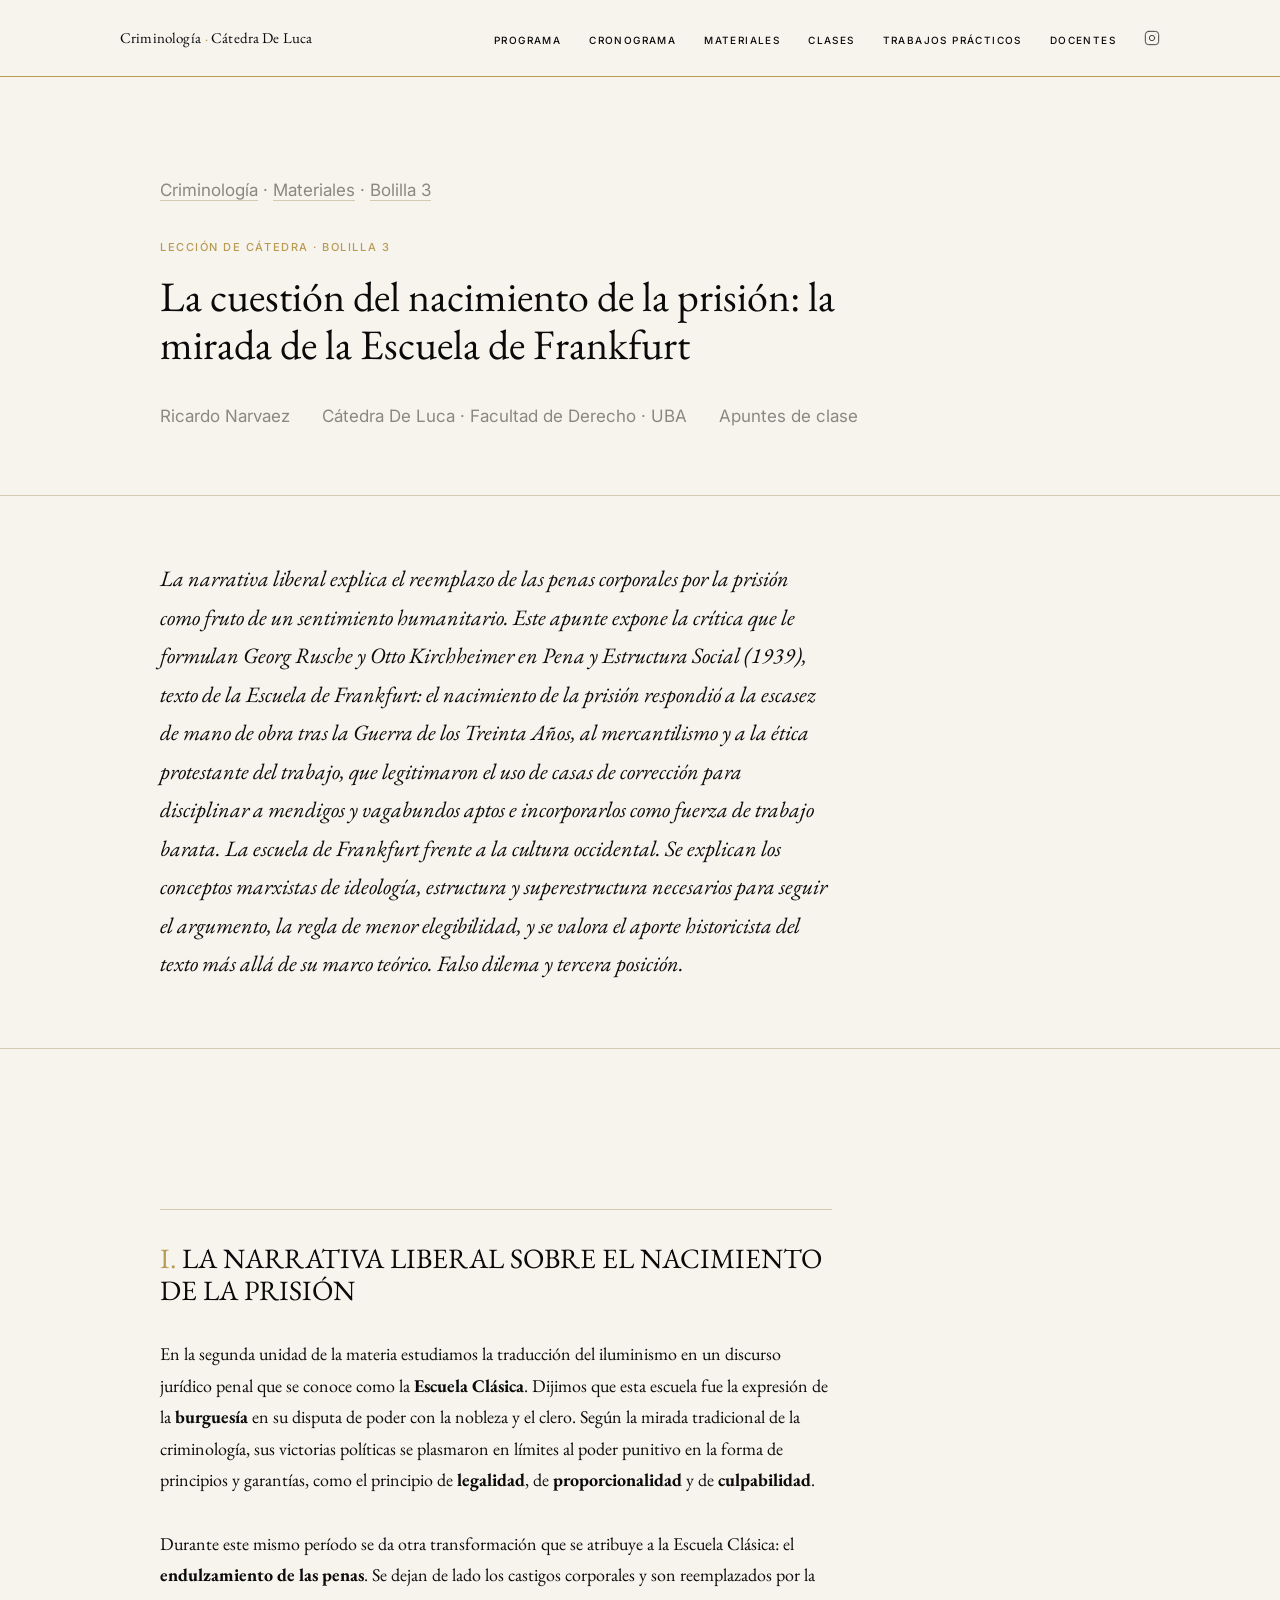
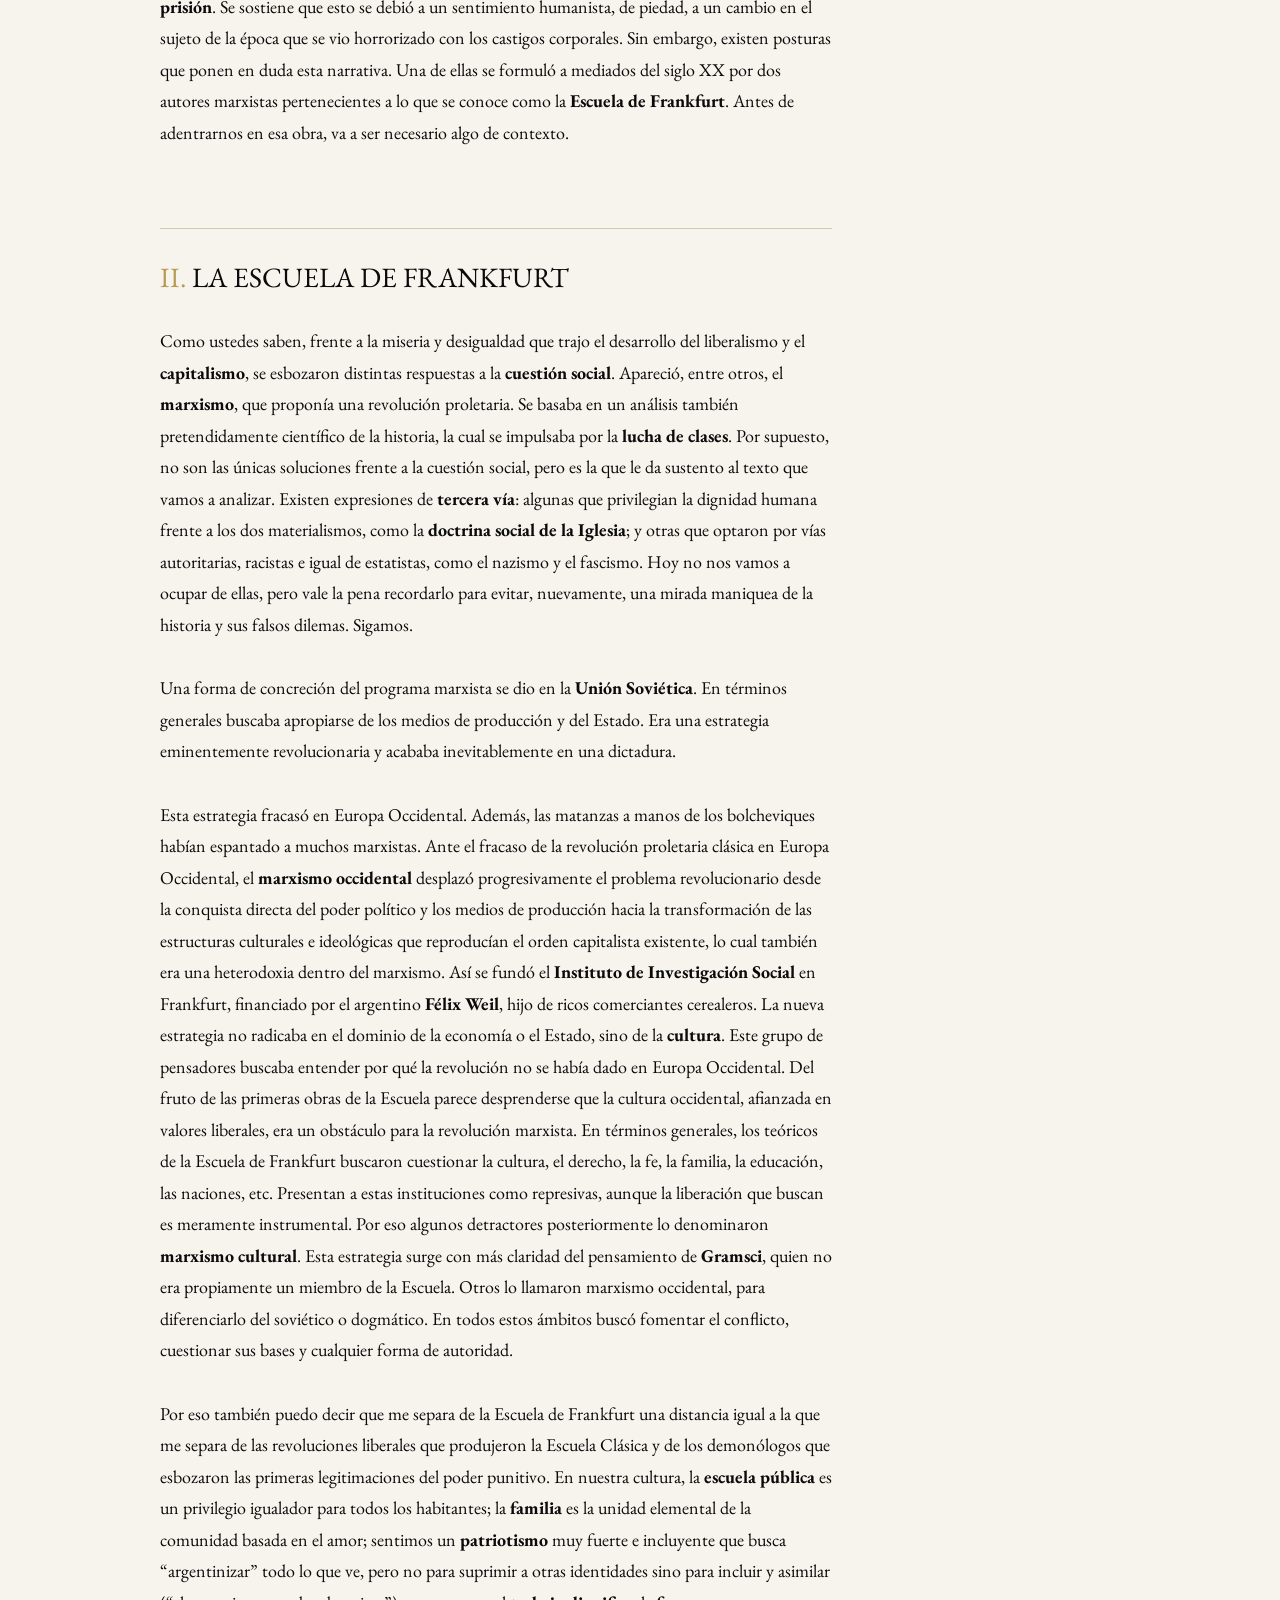
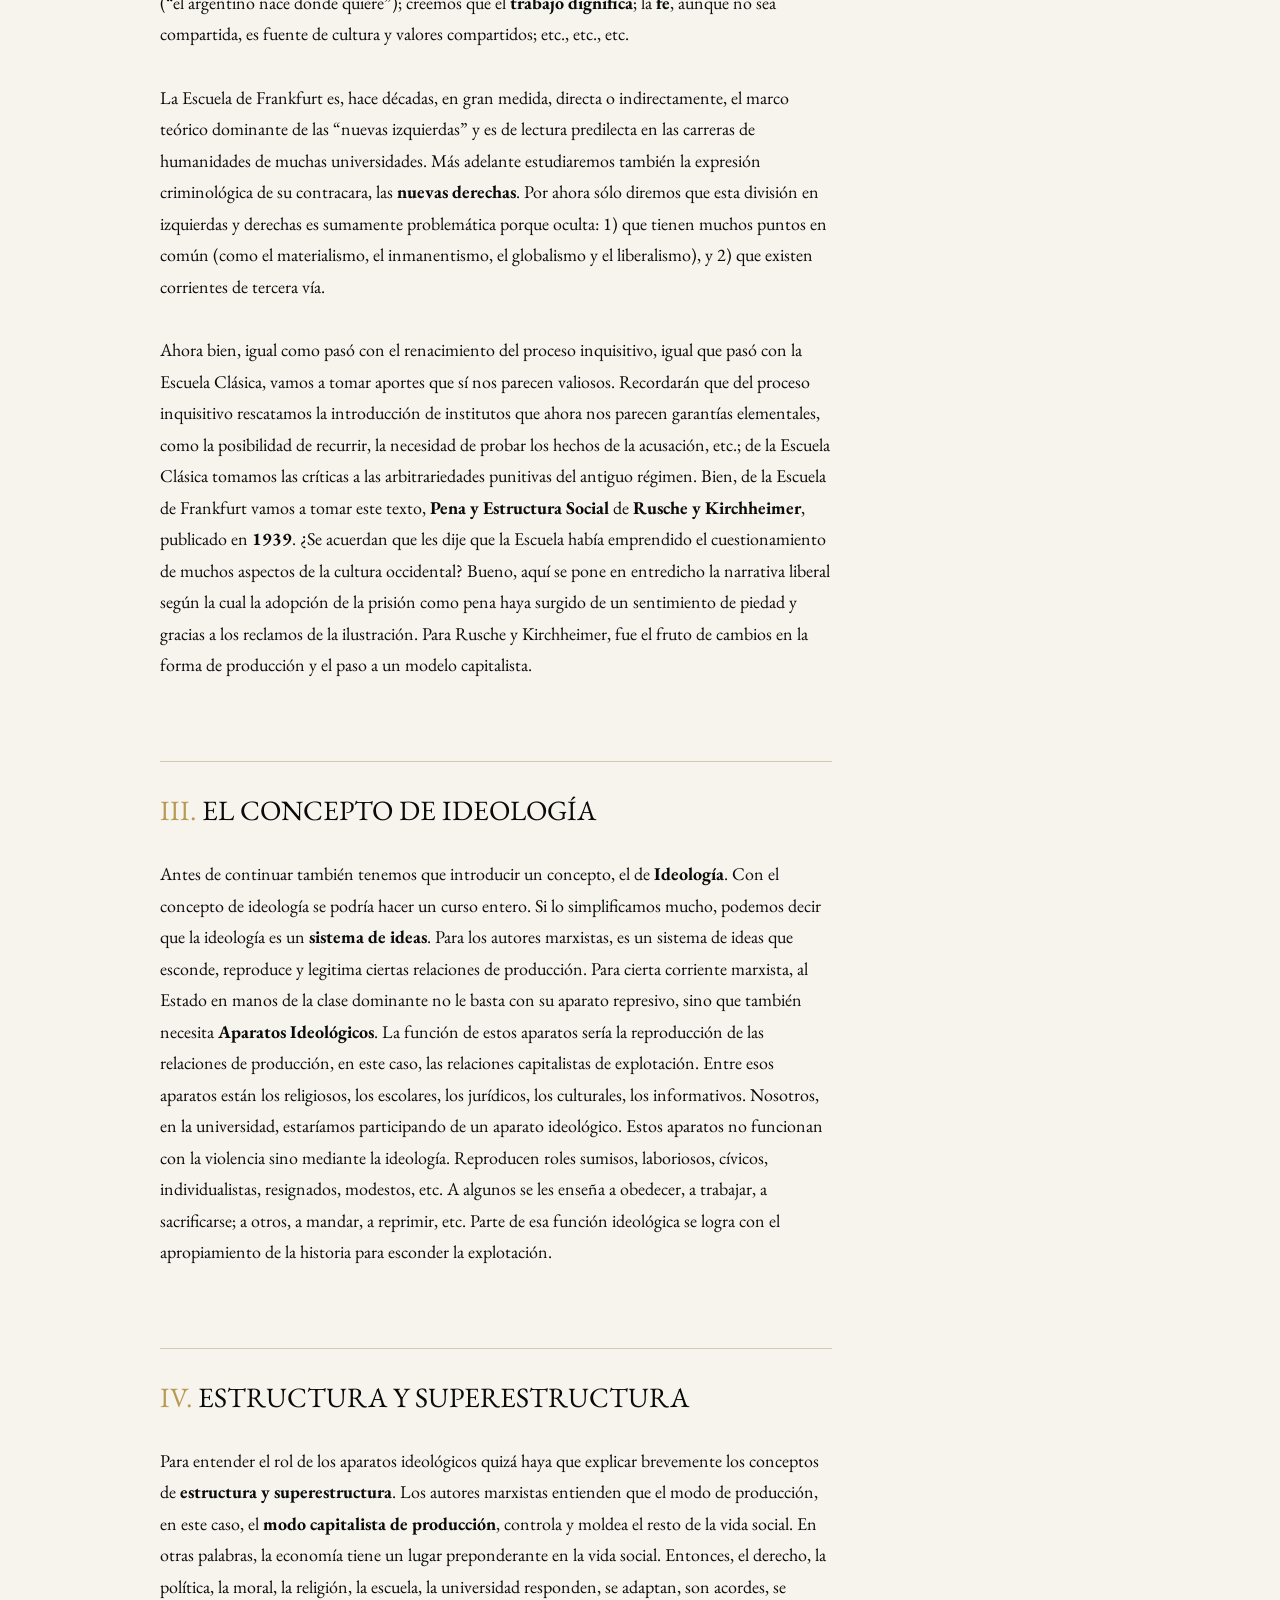
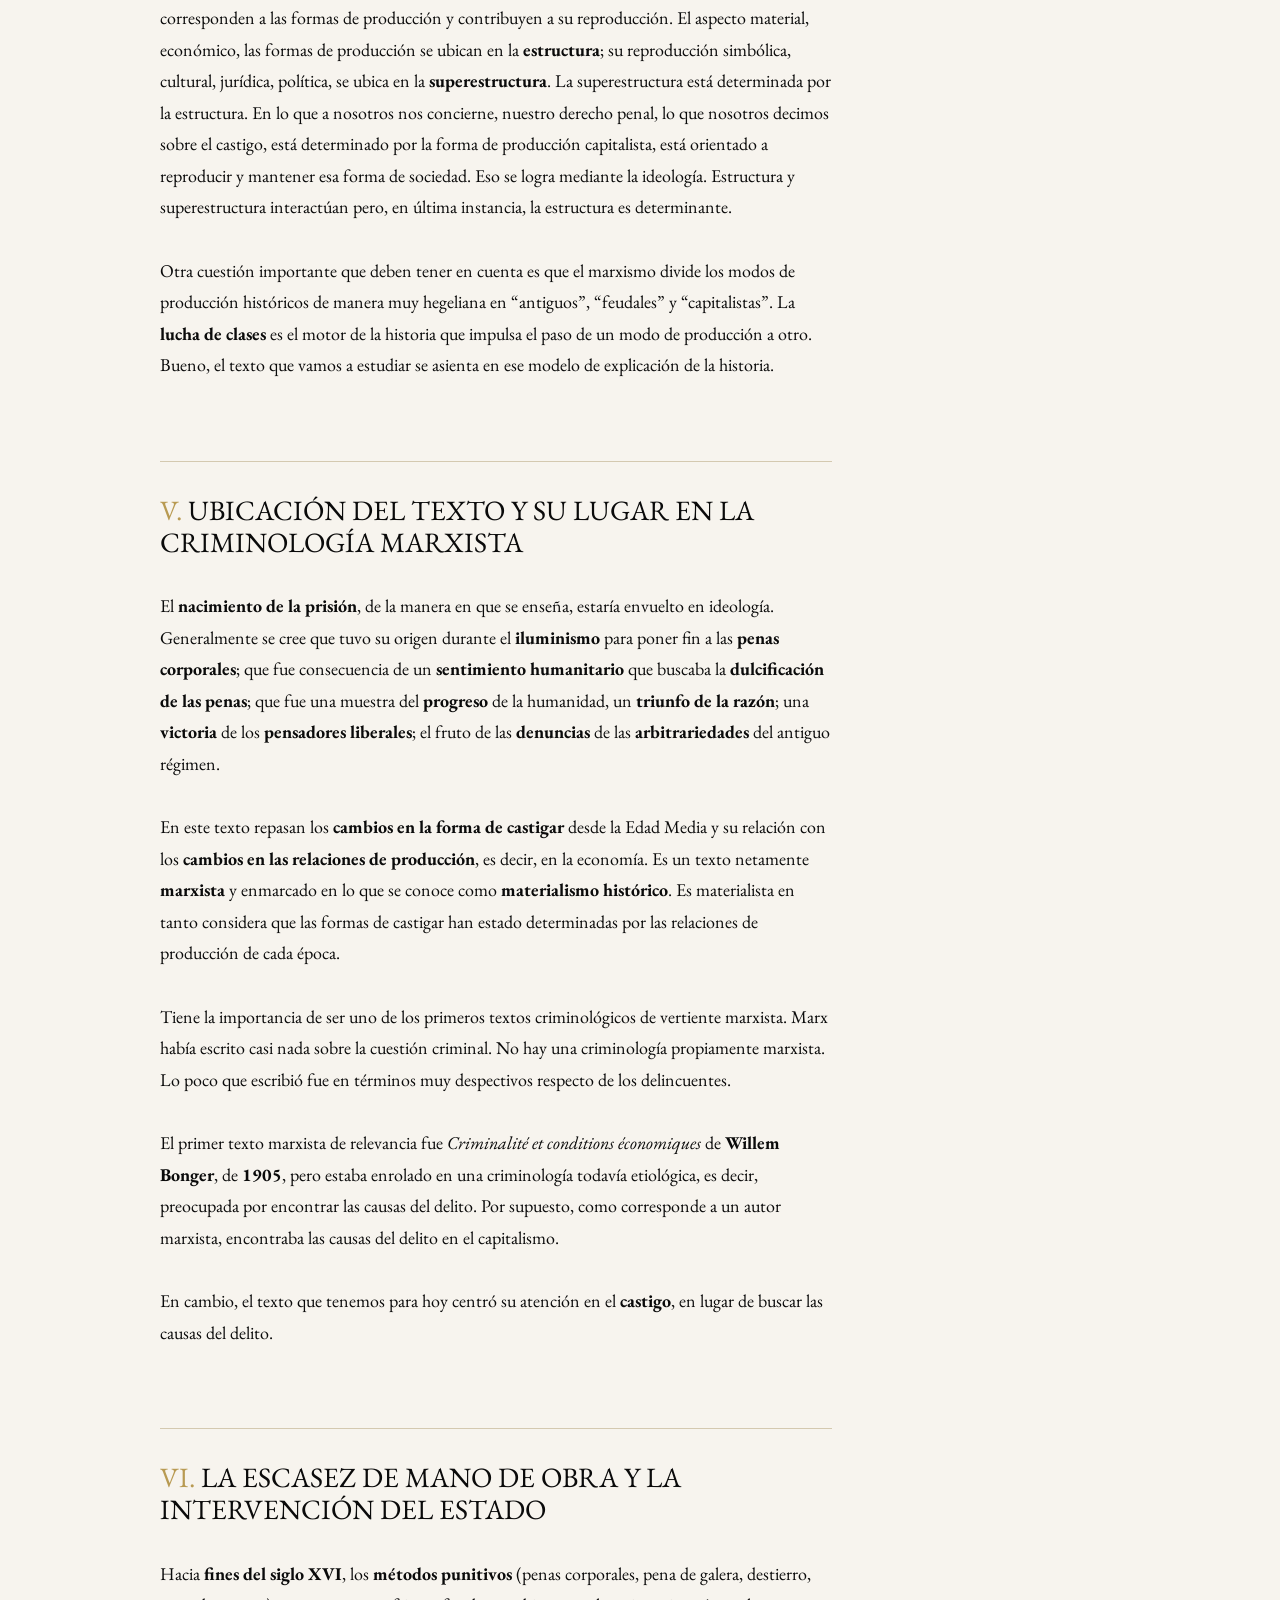
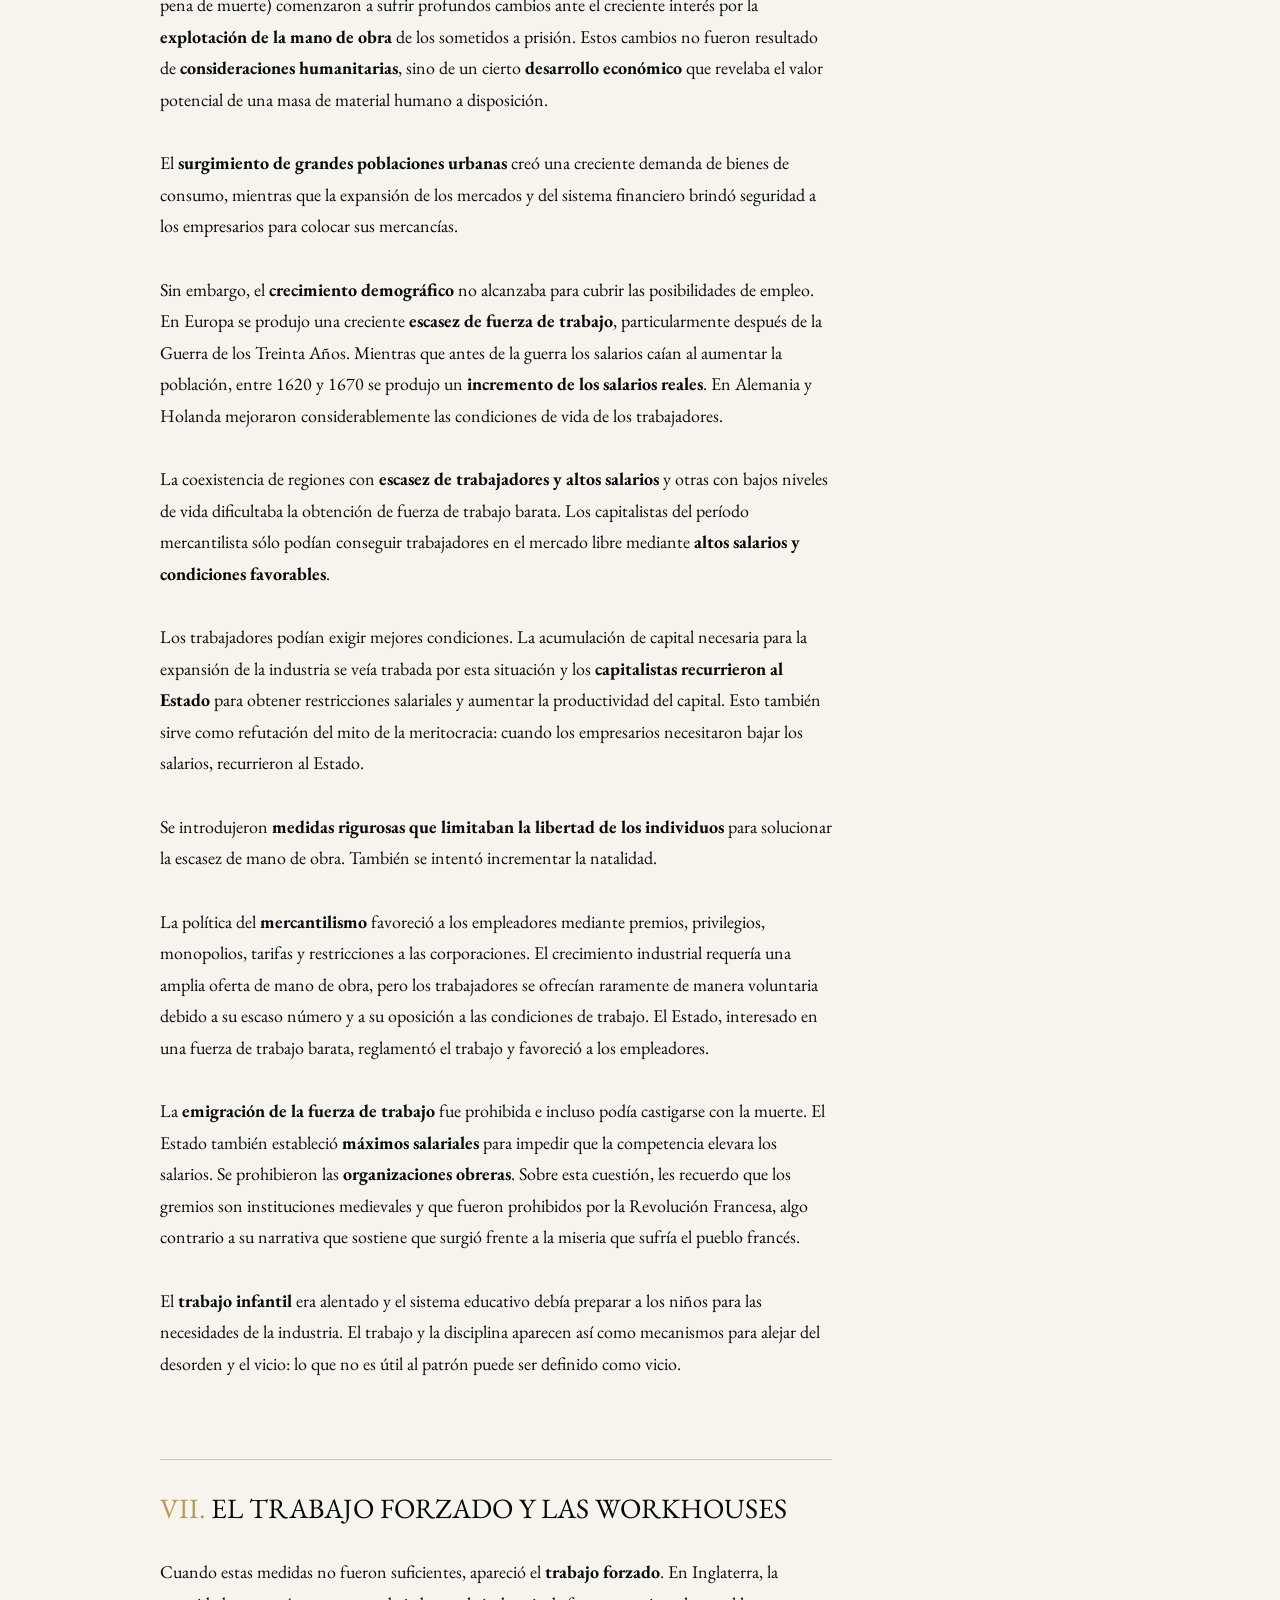
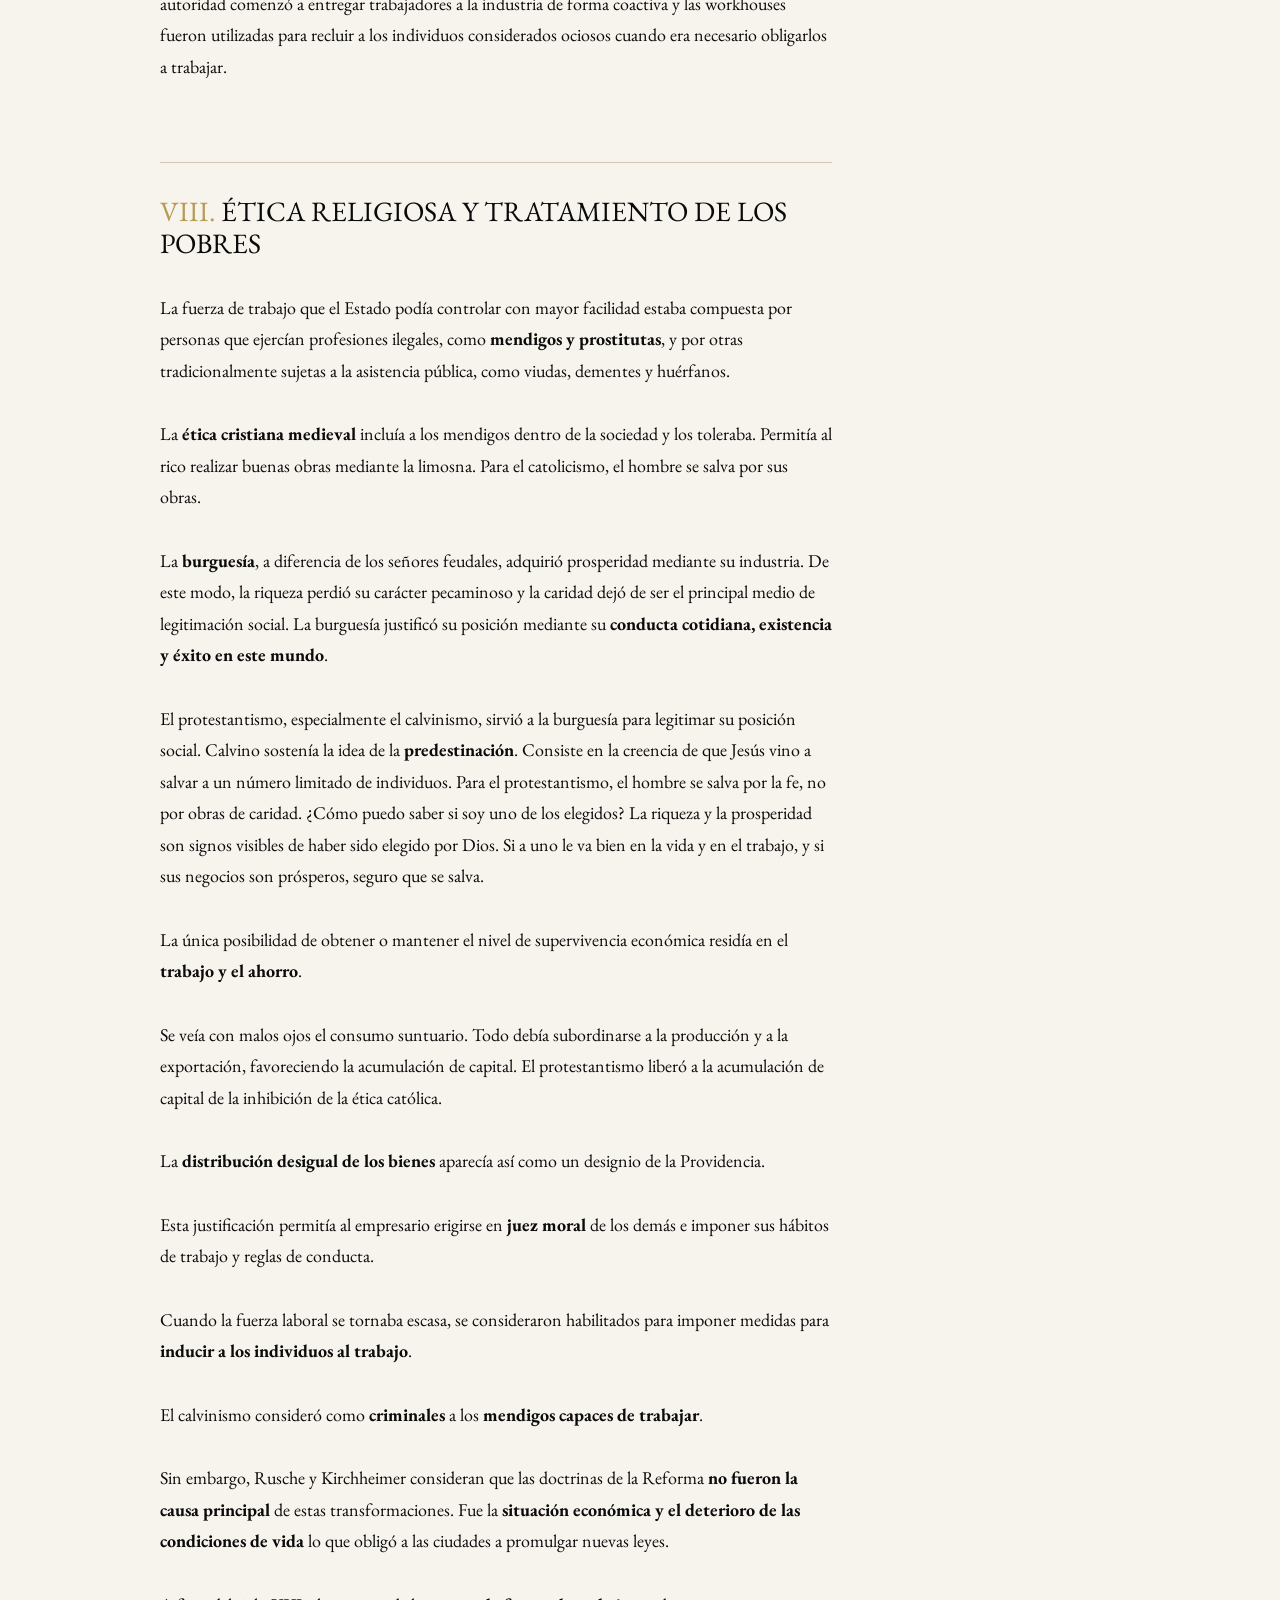
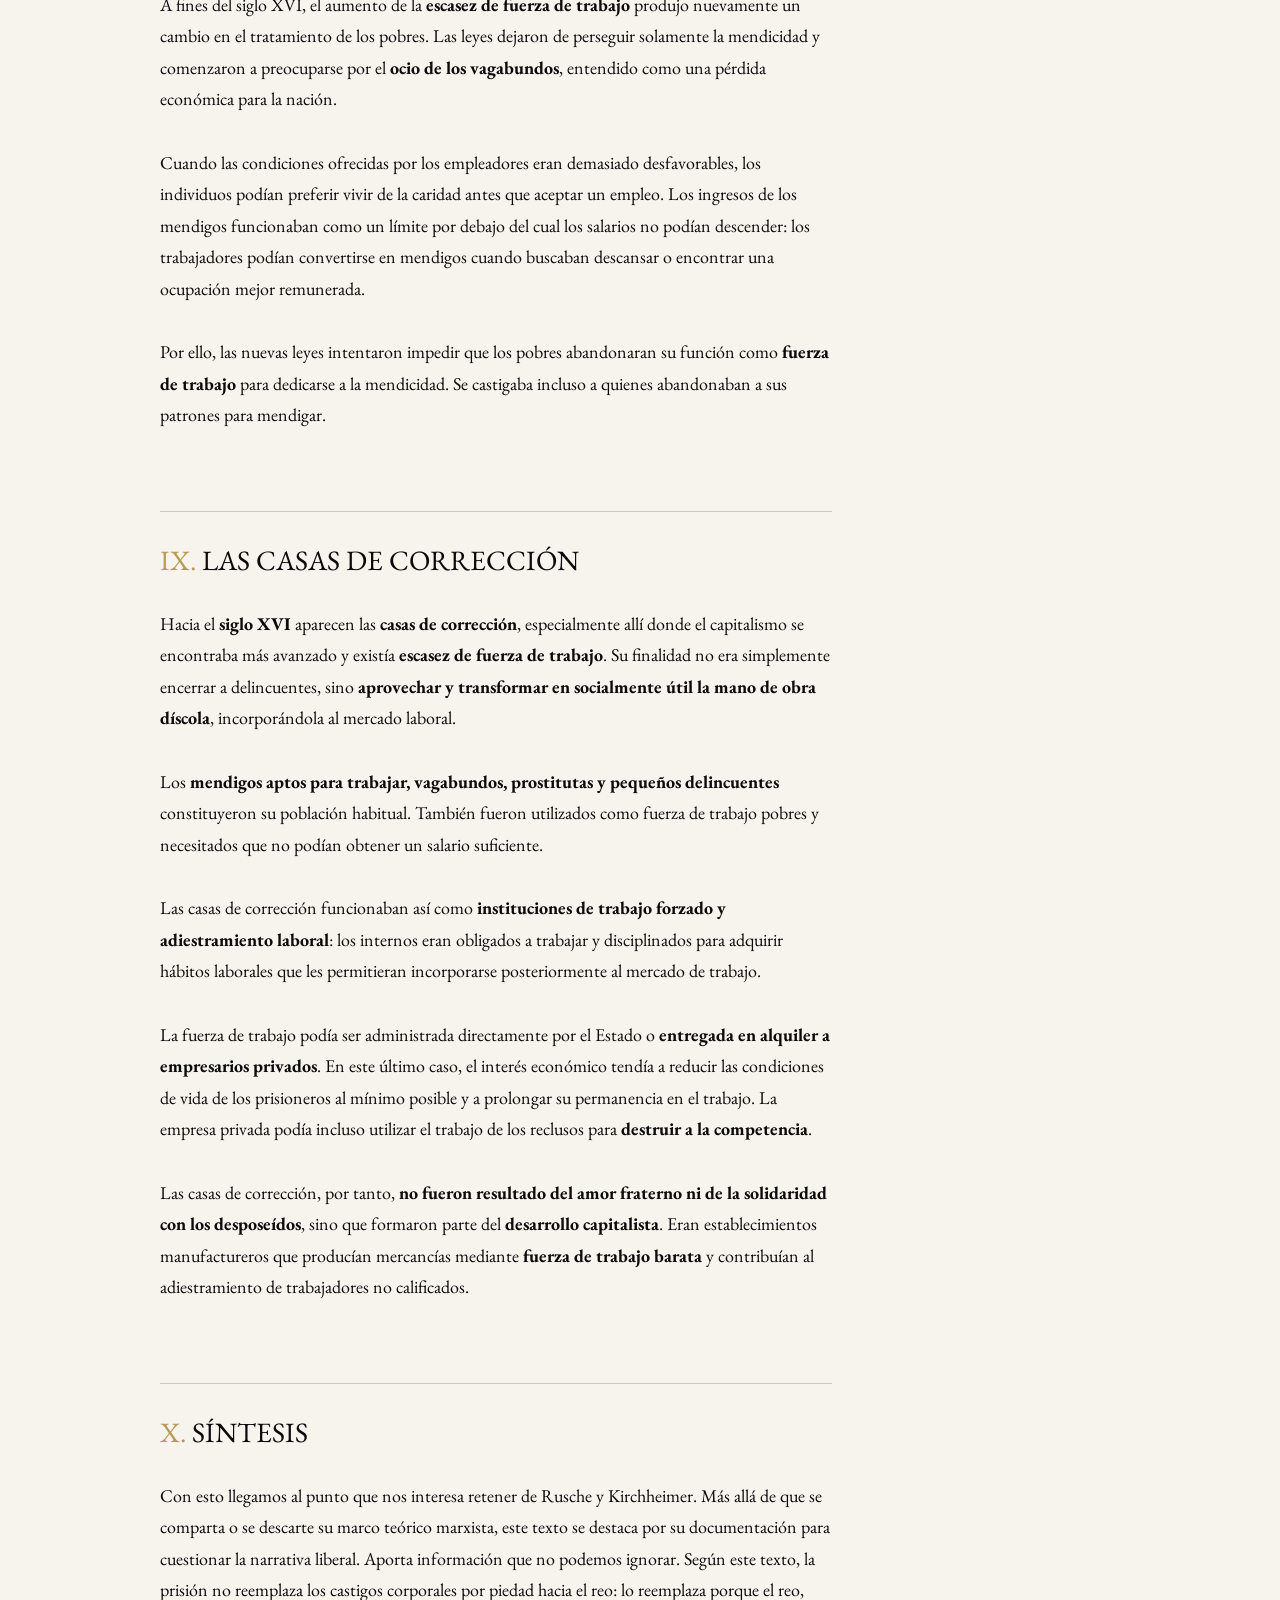
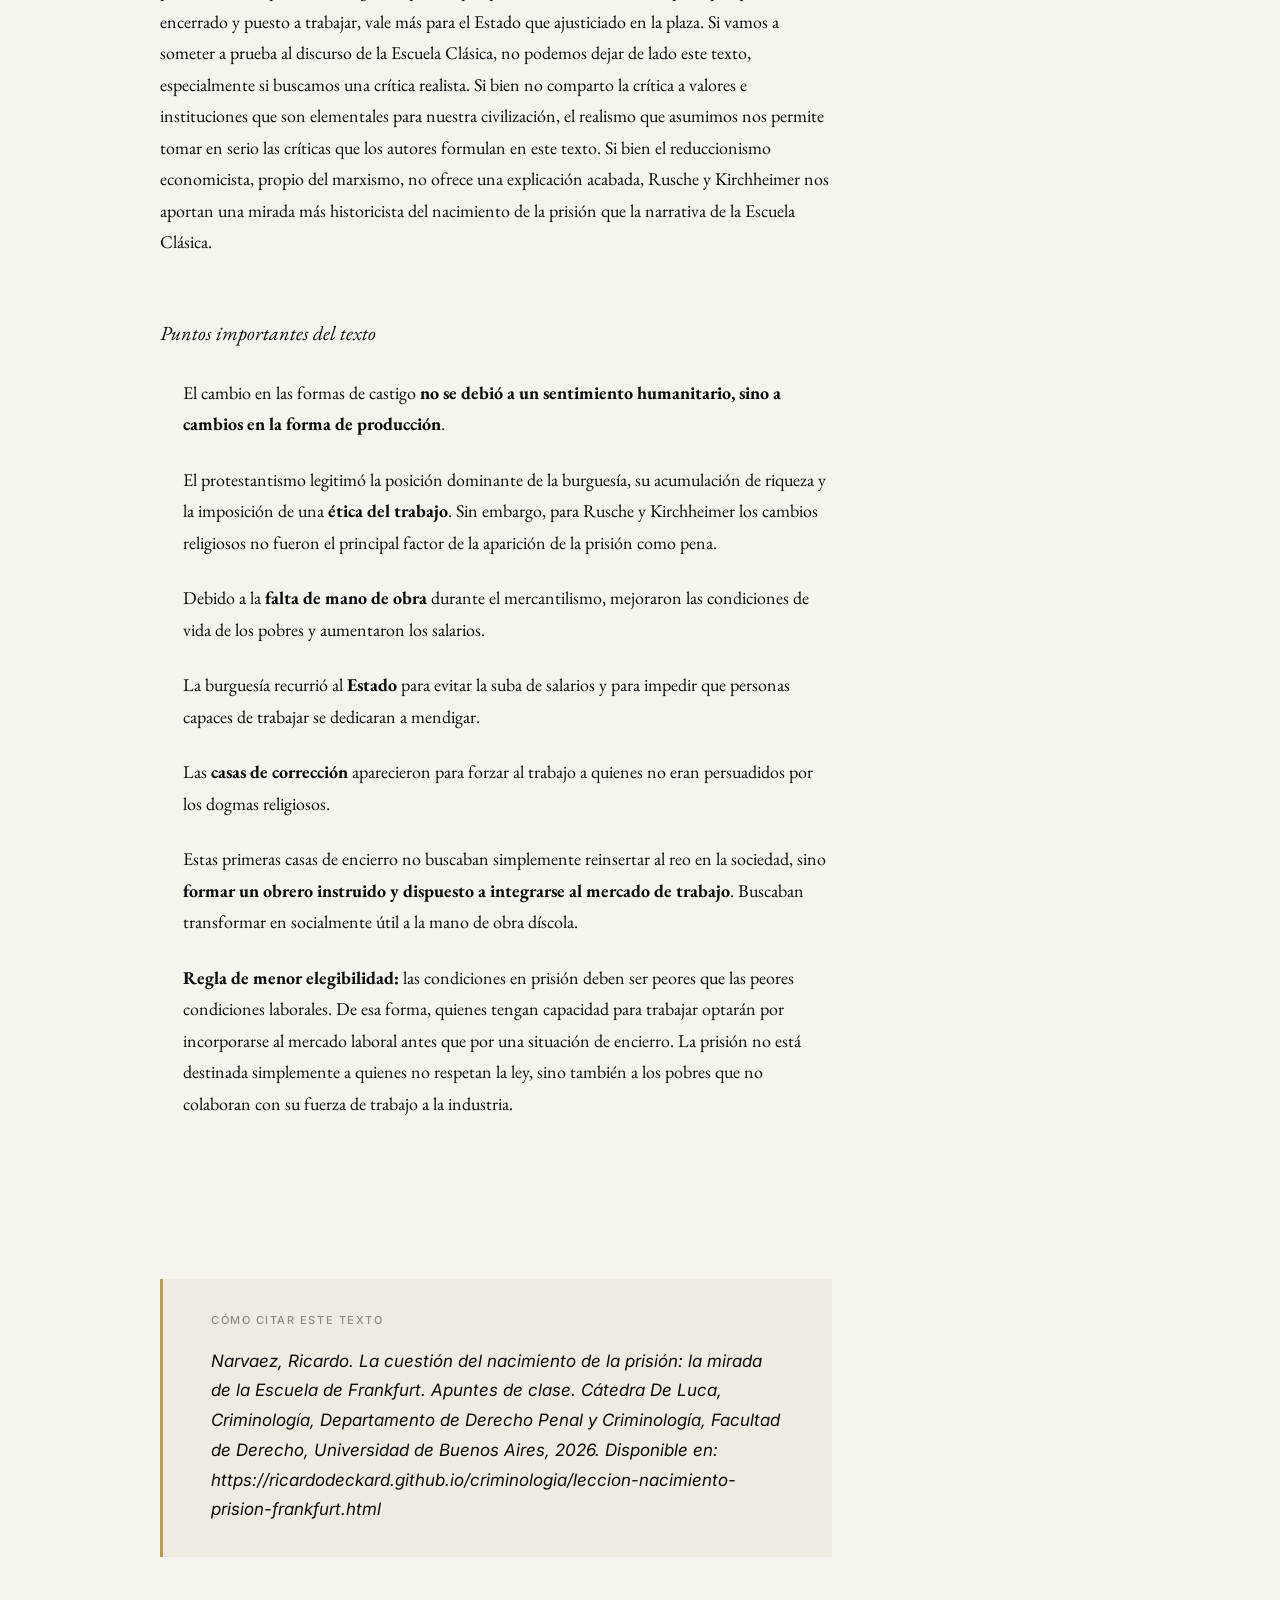
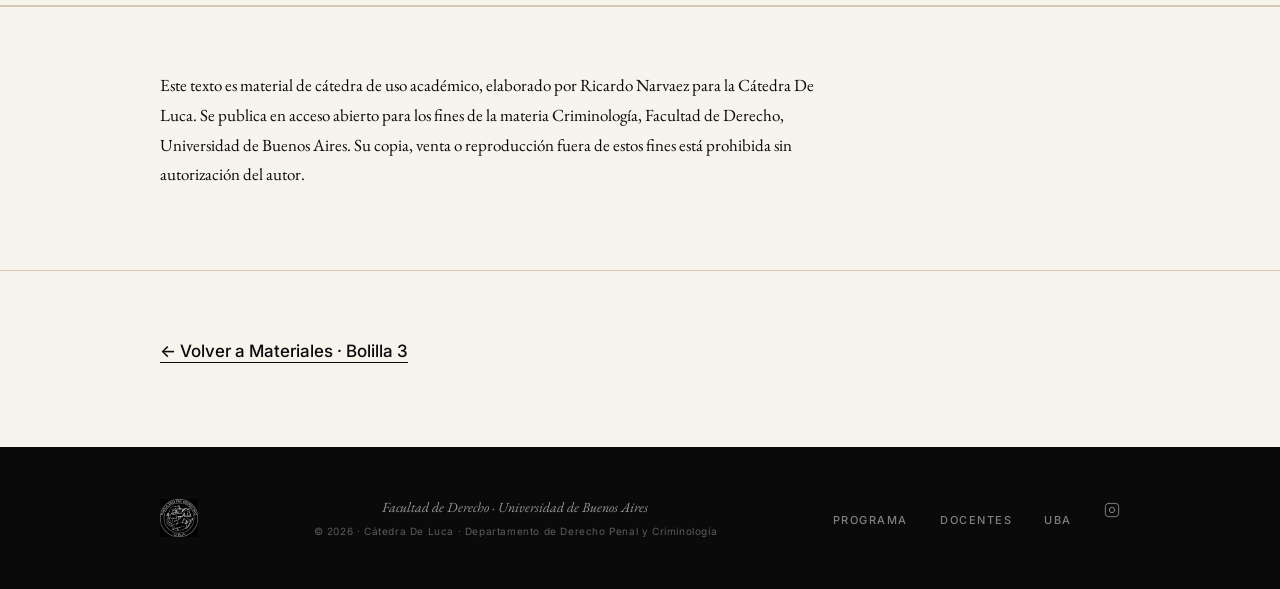
<file: leccion-nacimiento-prision-frankfurt.html>
<!DOCTYPE html>
<html lang="es-AR">
<head>
  <meta charset="UTF-8">
  <meta name="viewport" content="width=device-width, initial-scale=1.0">
  <meta name="description" content="La cuestión del nacimiento de la prisión: la mirada de la Escuela de Frankfurt. Apunte de cátedra sobre Pena y Estructura Social (1939) de Rusche y Kirchheimer: la prisión como pena no surgió por piedad humanitaria sino por la escasez de mano de obra, el mercantilismo, la ética protestante del trabajo y las casas de corrección. Cátedra De Luca, Criminología, Facultad de Derecho, UBA.">
  <meta name="author" content="Ricardo Narvaez · Cátedra De Luca · Departamento de Derecho Penal y Criminología · UBA">
  <meta name="robots" content="index, follow">
  <link rel="canonical" href="https://ricardodeckard.github.io/criminologia/leccion-nacimiento-prision-frankfurt.html">

  <meta property="og:title" content="La cuestión del nacimiento de la prisión: la mirada de la Escuela de Frankfurt · Cátedra De Luca">
  <meta property="og:description" content="Pena y Estructura Social (Rusche y Kirchheimer, 1939): la prisión como pena surgió de la escasez de mano de obra y los cambios en la producción capitalista, no de un sentimiento humanitario.">
  <meta property="og:type" content="article">
  <meta property="og:url" content="https://ricardodeckard.github.io/criminologia/leccion-nacimiento-prision-frankfurt.html">
  <meta property="og:locale" content="es_AR">
  <meta property="og:site_name" content="Criminología · Cátedra De Luca · UBA">
  <meta property="article:author" content="Ricardo Narvaez">
  <meta property="article:section" content="Criminología">

  <title>La cuestión del nacimiento de la prisión: la mirada de la Escuela de Frankfurt · Bolilla 3 · Cátedra De Luca · UBA</title>

  <link rel="preconnect" href="https://fonts.googleapis.com">
  <link rel="preconnect" href="https://fonts.gstatic.com" crossorigin>
  <link href="https://fonts.googleapis.com/css2?family=EB+Garamond:ital,wght@0,400;0,500;1,400;1,500&family=Inter:wght@300;400;500&display=swap" rel="stylesheet">
  <link rel="stylesheet" href="css/main.css">

  <script type="application/ld+json">
  [
    {
      "@context": "https://schema.org",
      "@type": "ScholarlyArticle",
      "headline": "La cuestión del nacimiento de la prisión: la mirada de la Escuela de Frankfurt",
      "alternativeHeadline": "Apuntes de clase sobre Pena y Estructura Social, de Rusche y Kirchheimer",
      "description": "La narrativa liberal explica el reemplazo de las penas corporales por la prisión como fruto de un sentimiento humanitario. Este apunte expone la crítica que le formulan Georg Rusche y Otto Kirchheimer en Pena y Estructura Social (1939), texto de la Escuela de Frankfurt: el nacimiento de la prisión respondió a la escasez de mano de obra tras la Guerra de los Treinta Años, al mercantilismo y a la ética protestante del trabajo, que legitimaron el uso de casas de corrección para disciplinar a mendigos y vagabundos aptos e incorporarlos como fuerza de trabajo barata. Se explican los conceptos marxistas de ideología, estructura y superestructura necesarios para seguir el argumento, la regla de menor elegibilidad, y se valora el aporte historicista del texto más allá de su marco teórico.",
      "author": {
        "@type": "Person",
        "name": "Ricardo Narvaez",
        "jobTitle": "Ayudante de Segunda · Abogado Penalista",
        "affiliation": {
          "@type": "EducationalOrganization",
          "name": "Cátedra De Luca · Facultad de Derecho · Universidad de Buenos Aires"
        }
      },
      "publisher": {
        "@type": "EducationalOrganization",
        "name": "Cátedra De Luca · Departamento de Derecho Penal y Criminología · Facultad de Derecho · UBA",
        "url": "https://ricardodeckard.github.io/criminologia/"
      },
      "datePublished": "2026-03-01",
      "dateModified": "2026-09-01",
      "inLanguage": "es-AR",
      "isPartOf": {
        "@type": "Course",
        "name": "Criminología",
        "courseCode": "Criminología CPO",
        "provider": {
          "@type": "EducationalOrganization",
          "name": "Facultad de Derecho, Universidad de Buenos Aires"
        }
      },
      "about": [
        { "@type": "Thing", "name": "Nacimiento de la prisión" },
        { "@type": "Thing", "name": "Pena y Estructura Social" },
        { "@type": "Thing", "name": "Escuela de Frankfurt" },
        { "@type": "Thing", "name": "Casas de corrección" },
        { "@type": "Thing", "name": "Mercantilismo" }
      ],
      "educationalLevel": "University",
      "url": "https://ricardodeckard.github.io/criminologia/leccion-nacimiento-prision-frankfurt.html",
      "isAccessibleForFree": true,
      "license": "https://ricardodeckard.github.io/criminologia/leccion-nacimiento-prision-frankfurt.html"
    },
    {
      "@context": "https://schema.org",
      "@type": "BreadcrumbList",
      "itemListElement": [
        { "@type": "ListItem", "position": 1, "name": "Criminología · Cátedra De Luca", "item": "https://ricardodeckard.github.io/criminologia/" },
        { "@type": "ListItem", "position": 2, "name": "Materiales", "item": "https://ricardodeckard.github.io/criminologia/materiales.html" },
        { "@type": "ListItem", "position": 3, "name": "La cuestión del nacimiento de la prisión: la mirada de la Escuela de Frankfurt", "item": "https://ricardodeckard.github.io/criminologia/leccion-nacimiento-prision-frankfurt.html" }
      ]
    },
    {
      "@context": "https://schema.org",
      "@type": "FAQPage",
      "mainEntity": [
        {
          "@type": "Question",
          "name": "¿Por qué surgió la prisión como pena según Rusche y Kirchheimer?",
          "acceptedAnswer": {
            "@type": "Answer",
            "text": "Según Pena y Estructura Social (1939), de Georg Rusche y Otto Kirchheimer, el reemplazo de las penas corporales por la prisión no se debió a un sentimiento humanitario, sino a la escasez de mano de obra que siguió a la Guerra de los Treinta Años. El reo encerrado y puesto a trabajar valía más para el Estado que ajusticiado en la plaza pública."
          }
        },
        {
          "@type": "Question",
          "name": "¿Qué es la regla de menor elegibilidad en el nacimiento de la prisión?",
          "acceptedAnswer": {
            "@type": "Answer",
            "text": "Es el principio según el cual las condiciones de vida en prisión deben ser peores que las peores condiciones laborales disponibles fuera de ella. De ese modo, quienes tienen capacidad para trabajar optan por incorporarse al mercado laboral antes que por el encierro, y la prisión termina destinada tanto a quienes violan la ley como a los pobres que no colaboran con su fuerza de trabajo."
          }
        },
        {
          "@type": "Question",
          "name": "¿Qué rol cumplieron las casas de corrección?",
          "acceptedAnswer": {
            "@type": "Answer",
            "text": "Las casas de corrección, surgidas hacia el siglo XVI donde el capitalismo estaba más avanzado y había escasez de mano de obra, funcionaban como instituciones de trabajo forzado y adiestramiento laboral. Su población habitual eran mendigos aptos para trabajar, vagabundos, prostitutas y pequeños delincuentes, a quienes se buscaba disciplinar e incorporar como fuerza de trabajo barata, muchas veces alquilada a empresarios privados."
          }
        },
        {
          "@type": "Question",
          "name": "¿Qué relación existe entre el calvinismo y el tratamiento de los pobres?",
          "acceptedAnswer": {
            "@type": "Answer",
            "text": "El calvinismo, con su doctrina de la predestinación, entendió la prosperidad económica como signo de haber sido elegido por Dios, lo que legitimó a la burguesía y condenó la mendicidad como pecado de indolencia, distinguiendo entre mendigos aptos e ineptos para el trabajo. Sin embargo, Rusche y Kirchheimer sostienen que las doctrinas religiosas no fueron la causa principal de estas transformaciones, sino la situación económica y la escasez de fuerza de trabajo."
          }
        },
        {
          "@type": "Question",
          "name": "¿Qué es la Escuela de Frankfurt y qué relación tiene con el marxismo occidental?",
          "acceptedAnswer": {
            "@type": "Answer",
            "text": "La Escuela de Frankfurt, fundada como Instituto de Investigación Social, es una corriente del marxismo occidental que, ante el fracaso de la revolución proletaria en Europa Occidental, desplazó el problema revolucionario desde la conquista del poder político y económico hacia la transformación de las estructuras culturales e ideológicas (educación, familia, derecho, religión) que sostenían el orden capitalista."
          }
        }
      ]
    }
  ]
  </script>

  <style>
    .leccion-header {
      padding-top: calc(80px + var(--space-4xl));
      padding-bottom: var(--space-2xl);
      border-bottom: var(--line-gris);
    }
    .leccion-breadcrumb {
      font-family: var(--font-sans);
      font-size: var(--type-body-sm);
      color: var(--color-gris);
      margin-bottom: var(--space-lg);
    }
    .leccion-breadcrumb a {
      color: var(--color-gris);
      text-decoration: none;
      border-bottom: 1px solid var(--color-gris-claro);
    }
    .leccion-breadcrumb a:hover {
      color: var(--color-dorado);
      border-color: var(--color-dorado);
    }
    .leccion-eyebrow {
      font-family: var(--font-sans);
      font-size: var(--type-label);
      font-weight: 500;
      letter-spacing: var(--tracking-label);
      text-transform: uppercase;
      color: var(--color-dorado);
      display: block;
      margin-bottom: var(--space-sm);
    }
    .leccion-titulo {
      font-family: var(--font-serif);
      font-size: var(--type-h1);
      font-weight: 400;
      line-height: var(--leading-tight);
      max-width: 44rem;
      margin-bottom: var(--space-lg);
    }
    .leccion-meta {
      font-family: var(--font-sans);
      font-size: var(--type-body-sm);
      color: var(--color-gris);
      display: flex;
      gap: var(--space-lg);
      flex-wrap: wrap;
    }
    .section-resumen {
      padding-top: var(--space-2xl);
      padding-bottom: var(--space-2xl);
      border-bottom: var(--line-gris);
    }
    .leccion-resumen {
      font-family: var(--font-serif);
      font-style: italic;
      font-size: var(--type-lead);
      line-height: var(--leading-loose);
      color: var(--color-negro);
      max-width: 42rem;
    }
    .section-cita {
      padding-top: var(--space-xl);
      padding-bottom: var(--space-xl);
      border-bottom: var(--line-gris);
    }
    .cita-caja {
      background-color: #F0EBE0;
      border-left: 3px solid var(--color-dorado);
      padding: var(--space-lg) var(--space-xl);
      max-width: 42rem;
    }
    .cita-label {
      font-family: var(--font-sans);
      font-size: var(--type-label);
      font-weight: 500;
      letter-spacing: var(--tracking-label);
      text-transform: uppercase;
      color: var(--color-gris);
      display: block;
      margin-bottom: var(--space-sm);
    }
    .cita-texto {
      font-family: var(--font-sans);
      font-size: var(--type-body-sm);
      color: var(--color-negro);
      line-height: var(--leading-loose);
    }
    .section-leccion-cuerpo {
      padding-top: var(--space-3xl);
      padding-bottom: var(--space-3xl);
    }
    .leccion-h2 {
      font-family: var(--font-serif);
      font-size: var(--type-h2);
      font-weight: 400;
      color: var(--color-negro);
      max-width: 42rem;
      margin-top: var(--space-3xl);
      margin-bottom: var(--space-lg);
      padding-top: var(--space-lg);
      border-top: var(--line-gris);
    }
    .leccion-h3 {
      font-family: var(--font-serif);
      font-size: 1.25rem;
      font-weight: 400;
      font-style: italic;
      color: var(--color-negro);
      max-width: 42rem;
      margin-top: var(--space-2xl);
      margin-bottom: var(--space-lg);
    }
    .leccion-num {
      color: var(--color-dorado);
    }
    .leccion-p {
      max-width: 42rem;
      margin-bottom: var(--space-lg);
    }
    .leccion-lista-puntos {
      max-width: 42rem;
      margin: 0 0 var(--space-lg) 0;
      padding-left: 1.25em;
      display: flex;
      flex-direction: column;
      gap: var(--space-md);
    }
    .leccion-lista-puntos li {
      margin-bottom: 0;
    }
    .section-notas {
      padding-top: var(--space-2xl);
      padding-bottom: var(--space-3xl);
      border-top: var(--line-gris);
    }
    .notas-caja {
      max-width: 42rem;
      font-family: var(--font-sans);
      font-size: var(--type-body-sm);
      color: var(--color-gris);
      line-height: var(--leading-loose);
    }
    .leccion-nav-relacionada {
      padding-top: var(--space-2xl);
      padding-bottom: var(--space-3xl);
      border-top: var(--line-gris);
    }
    .leccion-nav-relacionada a {
      font-family: var(--font-sans);
      font-size: var(--type-body-sm);
      font-weight: 500;
      color: var(--color-negro);
      text-decoration: none;
      border-bottom: 1px solid var(--color-negro);
      padding-bottom: 1px;
    }
    .leccion-nav-relacionada a:hover {
      color: var(--color-dorado);
      border-color: var(--color-dorado);
    }

    @media (max-width: 767px) {
      .leccion-header {
        padding-top: calc(80px + var(--space-2xl));
        padding-bottom: var(--space-xl);
      }
      .section-leccion-cuerpo {
        padding-top: var(--space-2xl);
      }
    }
  </style>
</head>

<body class="nav-dark">

  <nav class="nav-global" id="nav-global" aria-label="Navegación principal">
    <div class="nav-inner">
      <a href="index.html" class="nav-brand">
        Criminología <span class="nav-brand-sufijo"> <span class="nav-dot" aria-hidden="true">·</span> Cátedra De Luca</span>
      </a>
      <ul class="nav-links" role="list">
        <li><a href="programa.html">Programa</a></li>
        <li><a href="cronograma.html">Cronograma</a></li>
        <li><a href="materiales.html" aria-current="page">Materiales</a></li>
        <li><a href="clases.html">Clases</a></li>
        <li><a href="trabajos-practicos.html">Trabajos Prácticos</a></li>
        <li><a href="docentes.html">Docentes</a></li>
        <li class="nav-social">
          <a href="https://www.instagram.com/criminologia_peres_deluca/" target="_blank" rel="noopener noreferrer" aria-label="Instagram de la cátedra">
            <svg class="nav-ig-icon" xmlns="http://www.w3.org/2000/svg" viewBox="0 0 24 24" fill="none" stroke="currentColor" stroke-width="1.5" stroke-linecap="round" stroke-linejoin="round" aria-hidden="true">
              <rect x="2" y="2" width="20" height="20" rx="5" ry="5"/>
              <circle cx="12" cy="12" r="4"/>
              <circle cx="17.5" cy="6.5" r="0.5" fill="currentColor" stroke="none"/>
            </svg>
          </a>
        </li>
      </ul>
      <button class="nav-menu-toggle" id="nav-menu-toggle" aria-expanded="false" aria-label="Abrir menú de navegación">
        <svg width="22" height="16" viewBox="0 0 22 16" fill="none" xmlns="http://www.w3.org/2000/svg" aria-hidden="true">
          <line x1="0" y1="1" x2="22" y2="1" stroke="currentColor" stroke-width="1.5"/>
          <line x1="0" y1="8" x2="22" y2="8" stroke="currentColor" stroke-width="1.5"/>
          <line x1="0" y1="15" x2="22" y2="15" stroke="currentColor" stroke-width="1.5"/>
        </svg>
      </button>
    </div>
    <div class="nav-line" aria-hidden="true"></div>
  </nav>

  <div class="nav-mobile-overlay" id="nav-mobile-overlay" aria-hidden="true">
    <div class="nav-mobile-inner">
      <button class="nav-mobile-close" id="nav-mobile-close" aria-label="Cerrar menú">
        <span aria-hidden="true">—</span>
      </button>
      <ul class="nav-mobile-links" role="list">
        <li><a href="programa.html">Programa</a></li>
        <li><a href="cronograma.html">Cronograma</a></li>
        <li><a href="materiales.html">Materiales</a></li>
        <li><a href="clases.html">Clases</a></li>
        <li><a href="trabajos-practicos.html">Trabajos Prácticos</a></li>
        <li><a href="docentes.html">Docentes</a></li>
        <li>
          <a href="https://www.instagram.com/criminologia_peres_deluca/" target="_blank" rel="noopener noreferrer" aria-label="Instagram de la cátedra" style="display:flex;align-items:center;gap:10px;">
            <svg xmlns="http://www.w3.org/2000/svg" viewBox="0 0 24 24" fill="none" stroke="currentColor" stroke-width="1.5" stroke-linecap="round" stroke-linejoin="round" style="width:28px;height:28px;" aria-hidden="true">
              <rect x="2" y="2" width="20" height="20" rx="5" ry="5"/>
              <circle cx="12" cy="12" r="4"/>
              <circle cx="17.5" cy="6.5" r="0.5" fill="currentColor" stroke="none"/>
            </svg>
            Instagram
          </a>
        </li>
      </ul>
    </div>
  </div>

  <main id="main-content">

    <article>

      <header class="leccion-header">
        <div class="content-area">
          <p class="leccion-breadcrumb">
            <a href="index.html">Criminología</a> · <a href="materiales.html">Materiales</a> · <a href="materiales.html#bolilla-3">Bolilla 3</a>
          </p>
          <span class="leccion-eyebrow">Lección de cátedra · Bolilla 3</span>
          <h1 class="leccion-titulo">La cuestión del nacimiento de la prisión: la mirada de la Escuela de Frankfurt</h1>
          <p class="leccion-meta">
            <span>Ricardo Narvaez</span>
            <span>Cátedra De Luca · Facultad de Derecho · UBA</span>
            <span>Apuntes de clase</span>
          </p>
        </div>
      </header>

      <section class="section-resumen" aria-label="Resumen">
        <div class="content-area">
          <p class="leccion-resumen">
            La narrativa liberal explica el reemplazo de las penas corporales por la prisión como fruto de un sentimiento humanitario. Este apunte expone la crítica que le formulan Georg Rusche y Otto Kirchheimer en <em>Pena y Estructura Social</em> (1939), texto de la Escuela de Frankfurt: el nacimiento de la prisión respondió a la escasez de mano de obra tras la Guerra de los Treinta Años, al mercantilismo y a la ética protestante del trabajo, que legitimaron el uso de casas de corrección para disciplinar a mendigos y vagabundos aptos e incorporarlos como fuerza de trabajo barata. La escuela de Frankfurt frente a la cultura occidental. Se explican los conceptos marxistas de ideología, estructura y superestructura necesarios para seguir el argumento, la regla de menor elegibilidad, y se valora el aporte historicista del texto más allá de su marco teórico. Falso dilema y tercera posición.
          </p>
        </div>
      </section>

      <section class="section-leccion-cuerpo" aria-label="Texto de la lección">
        <div class="content-area">

            <h2 class="leccion-h2" id="sec-i"><span class="leccion-num">I.</span> LA NARRATIVA LIBERAL SOBRE EL NACIMIENTO DE LA PRISIÓN</h2>

            <p class="type-body leccion-p">En la segunda unidad de la materia estudiamos la traducción del iluminismo en un discurso jurídico penal que se conoce como la <strong>Escuela Clásica</strong>. Dijimos que esta escuela fue la expresión de la <strong>burguesía</strong> en su disputa de poder con la nobleza y el clero. Según la mirada tradicional de la criminología, sus victorias políticas se plasmaron en límites al poder punitivo en la forma de principios y garantías, como el principio de <strong>legalidad</strong>, de <strong>proporcionalidad</strong> y de <strong>culpabilidad</strong>.</p>

            <p class="type-body leccion-p">Durante este mismo período se da otra transformación que se atribuye a la Escuela Clásica: el <strong>endulzamiento de las penas</strong>. Se dejan de lado los castigos corporales y son reemplazados por la <strong>prisión</strong>. Se sostiene que esto se debió a un sentimiento humanista, de piedad, a un cambio en el sujeto de la época que se vio horrorizado con los castigos corporales. Sin embargo, existen posturas que ponen en duda esta narrativa. Una de ellas se formuló a mediados del siglo XX por dos autores marxistas pertenecientes a lo que se conoce como la <strong>Escuela de Frankfurt</strong>. Antes de adentrarnos en esa obra, va a ser necesario algo de contexto.</p>

            <h2 class="leccion-h2" id="sec-ii"><span class="leccion-num">II.</span> LA ESCUELA DE FRANKFURT</h2>

            <p class="type-body leccion-p">Como ustedes saben, frente a la miseria y desigualdad que trajo el desarrollo del liberalismo y el <strong>capitalismo</strong>, se esbozaron distintas respuestas a la <strong>cuestión social</strong>. Apareció, entre otros, el <strong>marxismo</strong>, que proponía una revolución proletaria. Se basaba en un análisis también pretendidamente científico de la historia, la cual se impulsaba por la <strong>lucha de clases</strong>. Por supuesto, no son las únicas soluciones frente a la cuestión social, pero es la que le da sustento al texto que vamos a analizar. Existen expresiones de <strong>tercera vía</strong>: algunas que privilegian la dignidad humana frente a los dos materialismos, como la <strong>doctrina social de la Iglesia</strong>; y otras que optaron por vías autoritarias, racistas e igual de estatistas, como el nazismo y el fascismo. Hoy no nos vamos a ocupar de ellas, pero vale la pena recordarlo para evitar, nuevamente, una mirada maniquea de la historia y sus falsos dilemas. Sigamos.</p>

            <p class="type-body leccion-p">Una forma de concreción del programa marxista se dio en la <strong>Unión Soviética</strong>. En términos generales buscaba apropiarse de los medios de producción y del Estado. Era una estrategia eminentemente revolucionaria y acababa inevitablemente en una dictadura.</p>

            <p class="type-body leccion-p">Esta estrategia fracasó en Europa Occidental. Además, las matanzas a manos de los bolcheviques habían espantado a muchos marxistas. Ante el fracaso de la revolución proletaria clásica en Europa Occidental, el <strong>marxismo occidental</strong> desplazó progresivamente el problema revolucionario desde la conquista directa del poder político y los medios de producción hacia la transformación de las estructuras culturales e ideológicas que reproducían el orden capitalista existente, lo cual también era una heterodoxia dentro del marxismo. Así se fundó el <strong>Instituto de Investigación Social</strong> en Frankfurt, financiado por el argentino <strong>Félix Weil</strong>, hijo de ricos comerciantes cerealeros. La nueva estrategia no radicaba en el dominio de la economía o el Estado, sino de la <strong>cultura</strong>. Este grupo de pensadores buscaba entender por qué la revolución no se había dado en Europa Occidental. Del fruto de las primeras obras de la Escuela parece desprenderse que la cultura occidental, afianzada en valores liberales, era un obstáculo para la revolución marxista. En términos generales, los teóricos de la Escuela de Frankfurt buscaron cuestionar la cultura, el derecho, la fe, la familia, la educación, las naciones, etc. Presentan a estas instituciones como represivas, aunque la liberación que buscan es meramente instrumental. Por eso algunos detractores posteriormente lo denominaron <strong>marxismo cultural</strong>. Esta estrategia surge con más claridad del pensamiento de <strong>Gramsci</strong>, quien no era propiamente un miembro de la Escuela. Otros lo llamaron marxismo occidental, para diferenciarlo del soviético o dogmático. En todos estos ámbitos buscó fomentar el conflicto, cuestionar sus bases y cualquier forma de autoridad.</p>

            <p class="type-body leccion-p">Por eso también puedo decir que me separa de la Escuela de Frankfurt una distancia igual a la que me separa de las revoluciones liberales que produjeron la Escuela Clásica y de los demonólogos que esbozaron las primeras legitimaciones del poder punitivo. En nuestra cultura, la <strong>escuela pública</strong> es un privilegio igualador para todos los habitantes; la <strong>familia</strong> es la unidad elemental de la comunidad basada en el amor; sentimos un <strong>patriotismo</strong> muy fuerte e incluyente que busca “argentinizar” todo lo que ve, pero no para suprimir a otras identidades sino para incluir y asimilar (“el argentino nace donde quiere”); creemos que el <strong>trabajo dignifica</strong>; la <strong>fe</strong>, aunque no sea compartida, es fuente de cultura y valores compartidos; etc., etc., etc.</p>

            <p class="type-body leccion-p">La Escuela de Frankfurt es, hace décadas, en gran medida, directa o indirectamente, el marco teórico dominante de las “nuevas izquierdas” y es de lectura predilecta en las carreras de humanidades de muchas universidades. Más adelante estudiaremos también la expresión criminológica de su contracara, las <strong>nuevas derechas</strong>. Por ahora sólo diremos que esta división en izquierdas y derechas es sumamente problemática porque oculta: 1) que tienen muchos puntos en común (como el materialismo, el inmanentismo, el globalismo y el liberalismo), y 2) que existen corrientes de tercera vía.</p>

            <p class="type-body leccion-p">Ahora bien, igual como pasó con el renacimiento del proceso inquisitivo, igual que pasó con la Escuela Clásica, vamos a tomar aportes que sí nos parecen valiosos. Recordarán que del proceso inquisitivo rescatamos la introducción de institutos que ahora nos parecen garantías elementales, como la posibilidad de recurrir, la necesidad de probar los hechos de la acusación, etc.; de la Escuela Clásica tomamos las críticas a las arbitrariedades punitivas del antiguo régimen. Bien, de la Escuela de Frankfurt vamos a tomar este texto, <strong>Pena y Estructura Social</strong> de <strong>Rusche y Kirchheimer</strong>, publicado en <strong>1939</strong>. ¿Se acuerdan que les dije que la Escuela había emprendido el cuestionamiento de muchos aspectos de la cultura occidental? Bueno, aquí se pone en entredicho la narrativa liberal según la cual la adopción de la prisión como pena haya surgido de un sentimiento de piedad y gracias a los reclamos de la ilustración. Para Rusche y Kirchheimer, fue el fruto de cambios en la forma de producción y el paso a un modelo capitalista.</p>

            <h2 class="leccion-h2" id="sec-iii"><span class="leccion-num">III.</span> EL CONCEPTO DE IDEOLOGÍA</h2>

            <p class="type-body leccion-p">Antes de continuar también tenemos que introducir un concepto, el de <strong>Ideología</strong>. Con el concepto de ideología se podría hacer un curso entero. Si lo simplificamos mucho, podemos decir que la ideología es un <strong>sistema de ideas</strong>. Para los autores marxistas, es un sistema de ideas que esconde, reproduce y legitima ciertas relaciones de producción. Para cierta corriente marxista, al Estado en manos de la clase dominante no le basta con su aparato represivo, sino que también necesita <strong>Aparatos Ideológicos</strong>. La función de estos aparatos sería la reproducción de las relaciones de producción, en este caso, las relaciones capitalistas de explotación. Entre esos aparatos están los religiosos, los escolares, los jurídicos, los culturales, los informativos. Nosotros, en la universidad, estaríamos participando de un aparato ideológico. Estos aparatos no funcionan con la violencia sino mediante la ideología. Reproducen roles sumisos, laboriosos, cívicos, individualistas, resignados, modestos, etc. A algunos se les enseña a obedecer, a trabajar, a sacrificarse; a otros, a mandar, a reprimir, etc. Parte de esa función ideológica se logra con el apropiamiento de la historia para esconder la explotación.</p>

            <h2 class="leccion-h2" id="sec-iv"><span class="leccion-num">IV.</span> ESTRUCTURA Y SUPERESTRUCTURA</h2>

            <p class="type-body leccion-p">Para entender el rol de los aparatos ideológicos quizá haya que explicar brevemente los conceptos de <strong>estructura y superestructura</strong>. Los autores marxistas entienden que el modo de producción, en este caso, el <strong>modo capitalista de producción</strong>, controla y moldea el resto de la vida social. En otras palabras, la economía tiene un lugar preponderante en la vida social. Entonces, el derecho, la política, la moral, la religión, la escuela, la universidad responden, se adaptan, son acordes, se corresponden a las formas de producción y contribuyen a su reproducción. El aspecto material, económico, las formas de producción se ubican en la <strong>estructura</strong>; su reproducción simbólica, cultural, jurídica, política, se ubica en la <strong>superestructura</strong>. La superestructura está determinada por la estructura. En lo que a nosotros nos concierne, nuestro derecho penal, lo que nosotros decimos sobre el castigo, está determinado por la forma de producción capitalista, está orientado a reproducir y mantener esa forma de sociedad. Eso se logra mediante la ideología. Estructura y superestructura interactúan pero, en última instancia, la estructura es determinante.</p>

            <p class="type-body leccion-p">Otra cuestión importante que deben tener en cuenta es que el marxismo divide los modos de producción históricos de manera muy hegeliana en “antiguos”, “feudales” y “capitalistas”. La <strong>lucha de clases</strong> es el motor de la historia que impulsa el paso de un modo de producción a otro. Bueno, el texto que vamos a estudiar se asienta en ese modelo de explicación de la historia.</p>

            <h2 class="leccion-h2" id="sec-v"><span class="leccion-num">V.</span> UBICACIÓN DEL TEXTO Y SU LUGAR EN LA CRIMINOLOGÍA MARXISTA</h2>

            <p class="type-body leccion-p">El <strong>nacimiento de la prisión</strong>, de la manera en que se enseña, estaría envuelto en ideología. Generalmente se cree que tuvo su origen durante el <strong>iluminismo</strong> para poner fin a las <strong>penas corporales</strong>; que fue consecuencia de un <strong>sentimiento humanitario</strong> que buscaba la <strong>dulcificación de las penas</strong>; que fue una muestra del <strong>progreso</strong> de la humanidad, un <strong>triunfo de la razón</strong>; una <strong>victoria</strong> de los <strong>pensadores liberales</strong>; el fruto de las <strong>denuncias</strong> de las <strong>arbitrariedades</strong> del antiguo régimen.</p>

            <p class="type-body leccion-p">En este texto repasan los <strong>cambios en la forma de castigar</strong> desde la Edad Media y su relación con los <strong>cambios en las relaciones de producción</strong>, es decir, en la economía. Es un texto netamente <strong>marxista</strong> y enmarcado en lo que se conoce como <strong>materialismo histórico</strong>. Es materialista en tanto considera que las formas de castigar han estado determinadas por las relaciones de producción de cada época.</p>

            <p class="type-body leccion-p">Tiene la importancia de ser uno de los primeros textos criminológicos de vertiente marxista. Marx había escrito casi nada sobre la cuestión criminal. No hay una criminología propiamente marxista. Lo poco que escribió fue en términos muy despectivos respecto de los delincuentes.</p>

            <p class="type-body leccion-p">El primer texto marxista de relevancia fue <em>Criminalité et conditions économiques</em> de <strong>Willem Bonger</strong>, de <strong>1905</strong>, pero estaba enrolado en una criminología todavía etiológica, es decir, preocupada por encontrar las causas del delito. Por supuesto, como corresponde a un autor marxista, encontraba las causas del delito en el capitalismo.</p>

            <p class="type-body leccion-p">En cambio, el texto que tenemos para hoy centró su atención en el <strong>castigo</strong>, en lugar de buscar las causas del delito.</p>

            <h2 class="leccion-h2" id="sec-vi"><span class="leccion-num">VI.</span> LA ESCASEZ DE MANO DE OBRA Y LA INTERVENCIÓN DEL ESTADO</h2>

            <p class="type-body leccion-p">Hacia <strong>fines del siglo XVI</strong>, los <strong>métodos punitivos</strong> (penas corporales, pena de galera, destierro, pena de muerte) comenzaron a sufrir profundos cambios ante el creciente interés por la <strong>explotación de la mano de obra</strong> de los sometidos a prisión. Estos cambios no fueron resultado de <strong>consideraciones humanitarias</strong>, sino de un cierto <strong>desarrollo económico</strong> que revelaba el valor potencial de una masa de material humano a disposición.</p>

            <p class="type-body leccion-p">El <strong>surgimiento de grandes poblaciones urbanas</strong> creó una creciente demanda de bienes de consumo, mientras que la expansión de los mercados y del sistema financiero brindó seguridad a los empresarios para colocar sus mercancías.</p>

            <p class="type-body leccion-p">Sin embargo, el <strong>crecimiento demográfico</strong> no alcanzaba para cubrir las posibilidades de empleo. En Europa se produjo una creciente <strong>escasez de fuerza de trabajo</strong>, particularmente después de la Guerra de los Treinta Años. Mientras que antes de la guerra los salarios caían al aumentar la población, entre 1620 y 1670 se produjo un <strong>incremento de los salarios reales</strong>. En Alemania y Holanda mejoraron considerablemente las condiciones de vida de los trabajadores.</p>

            <p class="type-body leccion-p">La coexistencia de regiones con <strong>escasez de trabajadores y altos salarios</strong> y otras con bajos niveles de vida dificultaba la obtención de fuerza de trabajo barata. Los capitalistas del período mercantilista sólo podían conseguir trabajadores en el mercado libre mediante <strong>altos salarios y condiciones favorables</strong>.</p>

            <p class="type-body leccion-p">Los trabajadores podían exigir mejores condiciones. La acumulación de capital necesaria para la expansión de la industria se veía trabada por esta situación y los <strong>capitalistas recurrieron al Estado</strong> para obtener restricciones salariales y aumentar la productividad del capital. Esto también sirve como refutación del mito de la meritocracia: cuando los empresarios necesitaron bajar los salarios, recurrieron al Estado.</p>

            <p class="type-body leccion-p">Se introdujeron <strong>medidas rigurosas que limitaban la libertad de los individuos</strong> para solucionar la escasez de mano de obra. También se intentó incrementar la natalidad.</p>

            <p class="type-body leccion-p">La política del <strong>mercantilismo</strong> favoreció a los empleadores mediante premios, privilegios, monopolios, tarifas y restricciones a las corporaciones. El crecimiento industrial requería una amplia oferta de mano de obra, pero los trabajadores se ofrecían raramente de manera voluntaria debido a su escaso número y a su oposición a las condiciones de trabajo. El Estado, interesado en una fuerza de trabajo barata, reglamentó el trabajo y favoreció a los empleadores.</p>

            <p class="type-body leccion-p">La <strong>emigración de la fuerza de trabajo</strong> fue prohibida e incluso podía castigarse con la muerte. El Estado también estableció <strong>máximos salariales</strong> para impedir que la competencia elevara los salarios. Se prohibieron las <strong>organizaciones obreras</strong>. Sobre esta cuestión, les recuerdo que los gremios son instituciones medievales y que fueron prohibidos por la Revolución Francesa, algo contrario a su narrativa que sostiene que surgió frente a la miseria que sufría el pueblo francés.</p>

            <p class="type-body leccion-p">El <strong>trabajo infantil</strong> era alentado y el sistema educativo debía preparar a los niños para las necesidades de la industria. El trabajo y la disciplina aparecen así como mecanismos para alejar del desorden y el vicio: lo que no es útil al patrón puede ser definido como vicio.</p>

            <h2 class="leccion-h2" id="sec-vii"><span class="leccion-num">VII.</span> EL TRABAJO FORZADO Y LAS WORKHOUSES</h2>

            <p class="type-body leccion-p">Cuando estas medidas no fueron suficientes, apareció el <strong>trabajo forzado</strong>. En Inglaterra, la autoridad comenzó a entregar trabajadores a la industria de forma coactiva y las workhouses fueron utilizadas para recluir a los individuos considerados ociosos cuando era necesario obligarlos a trabajar.</p>

            <h2 class="leccion-h2" id="sec-viii"><span class="leccion-num">VIII.</span> ÉTICA RELIGIOSA Y TRATAMIENTO DE LOS POBRES</h2>

            <p class="type-body leccion-p">La fuerza de trabajo que el Estado podía controlar con mayor facilidad estaba compuesta por personas que ejercían profesiones ilegales, como <strong>mendigos y prostitutas</strong>, y por otras tradicionalmente sujetas a la asistencia pública, como viudas, dementes y huérfanos.</p>

            <p class="type-body leccion-p">La <strong>ética cristiana medieval</strong> incluía a los mendigos dentro de la sociedad y los toleraba. Permitía al rico realizar buenas obras mediante la limosna. Para el catolicismo, el hombre se salva por sus obras.</p>

            <p class="type-body leccion-p">La <strong>burguesía</strong>, a diferencia de los señores feudales, adquirió prosperidad mediante su industria. De este modo, la riqueza perdió su carácter pecaminoso y la caridad dejó de ser el principal medio de legitimación social. La burguesía justificó su posición mediante su <strong>conducta cotidiana, existencia y éxito en este mundo</strong>.</p>

            <p class="type-body leccion-p">El protestantismo, especialmente el calvinismo, sirvió a la burguesía para legitimar su posición social. Calvino sostenía la idea de la <strong>predestinación</strong>. Consiste en la creencia de que Jesús vino a salvar a un número limitado de individuos. Para el protestantismo, el hombre se salva por la fe, no por obras de caridad. ¿Cómo puedo saber si soy uno de los elegidos? La riqueza y la prosperidad son signos visibles de haber sido elegido por Dios. Si a uno le va bien en la vida y en el trabajo, y si sus negocios son prósperos, seguro que se salva.</p>

            <p class="type-body leccion-p">La única posibilidad de obtener o mantener el nivel de supervivencia económica residía en el <strong>trabajo y el ahorro</strong>.</p>

            <p class="type-body leccion-p">Se veía con malos ojos el consumo suntuario. Todo debía subordinarse a la producción y a la exportación, favoreciendo la acumulación de capital. El protestantismo liberó a la acumulación de capital de la inhibición de la ética católica.</p>

            <p class="type-body leccion-p">La <strong>distribución desigual de los bienes</strong> aparecía así como un designio de la Providencia.</p>

            <p class="type-body leccion-p">Esta justificación permitía al empresario erigirse en <strong>juez moral</strong> de los demás e imponer sus hábitos de trabajo y reglas de conducta.</p>

            <p class="type-body leccion-p">Cuando la fuerza laboral se tornaba escasa, se consideraron habilitados para imponer medidas para <strong>inducir a los individuos al trabajo</strong>.</p>

            <p class="type-body leccion-p">El calvinismo consideró como <strong>criminales</strong> a los <strong>mendigos capaces de trabajar</strong>.</p>

            <p class="type-body leccion-p">Sin embargo, Rusche y Kirchheimer consideran que las doctrinas de la Reforma <strong>no fueron la causa principal</strong> de estas transformaciones. Fue la <strong>situación económica y el deterioro de las condiciones de vida</strong> lo que obligó a las ciudades a promulgar nuevas leyes.</p>

            <p class="type-body leccion-p">A fines del siglo XVI, el aumento de la <strong>escasez de fuerza de trabajo</strong> produjo nuevamente un cambio en el tratamiento de los pobres. Las leyes dejaron de perseguir solamente la mendicidad y comenzaron a preocuparse por el <strong>ocio de los vagabundos</strong>, entendido como una pérdida económica para la nación.</p>

            <p class="type-body leccion-p">Cuando las condiciones ofrecidas por los empleadores eran demasiado desfavorables, los individuos podían preferir vivir de la caridad antes que aceptar un empleo. Los ingresos de los mendigos funcionaban como un límite por debajo del cual los salarios no podían descender: los trabajadores podían convertirse en mendigos cuando buscaban descansar o encontrar una ocupación mejor remunerada.</p>

            <p class="type-body leccion-p">Por ello, las nuevas leyes intentaron impedir que los pobres abandonaran su función como <strong>fuerza de trabajo</strong> para dedicarse a la mendicidad. Se castigaba incluso a quienes abandonaban a sus patrones para mendigar.</p>

            <h2 class="leccion-h2" id="sec-ix"><span class="leccion-num">IX.</span> LAS CASAS DE CORRECCIÓN</h2>

            <p class="type-body leccion-p">Hacia el <strong>siglo XVI</strong> aparecen las <strong>casas de corrección</strong>, especialmente allí donde el capitalismo se encontraba más avanzado y existía <strong>escasez de fuerza de trabajo</strong>. Su finalidad no era simplemente encerrar a delincuentes, sino <strong>aprovechar y transformar en socialmente útil la mano de obra díscola</strong>, incorporándola al mercado laboral.</p>

            <p class="type-body leccion-p">Los <strong>mendigos aptos para trabajar, vagabundos, prostitutas y pequeños delincuentes</strong> constituyeron su población habitual. También fueron utilizados como fuerza de trabajo pobres y necesitados que no podían obtener un salario suficiente.</p>

            <p class="type-body leccion-p">Las casas de corrección funcionaban así como <strong>instituciones de trabajo forzado y adiestramiento laboral</strong>: los internos eran obligados a trabajar y disciplinados para adquirir hábitos laborales que les permitieran incorporarse posteriormente al mercado de trabajo.</p>

            <p class="type-body leccion-p">La fuerza de trabajo podía ser administrada directamente por el Estado o <strong>entregada en alquiler a empresarios privados</strong>. En este último caso, el interés económico tendía a reducir las condiciones de vida de los prisioneros al mínimo posible y a prolongar su permanencia en el trabajo. La empresa privada podía incluso utilizar el trabajo de los reclusos para <strong>destruir a la competencia</strong>.</p>

            <p class="type-body leccion-p">Las casas de corrección, por tanto, <strong>no fueron resultado del amor fraterno ni de la solidaridad con los desposeídos</strong>, sino que formaron parte del <strong>desarrollo capitalista</strong>. Eran establecimientos manufactureros que producían mercancías mediante <strong>fuerza de trabajo barata</strong> y contribuían al adiestramiento de trabajadores no calificados.</p>

            <h2 class="leccion-h2" id="sec-x"><span class="leccion-num">X.</span> SÍNTESIS</h2>

            <p class="type-body leccion-p">Con esto llegamos al punto que nos interesa retener de Rusche y Kirchheimer. Más allá de que se comparta o se descarte su marco teórico marxista, este texto se destaca por su documentación para cuestionar la narrativa liberal. Aporta información que no podemos ignorar. Según este texto, la prisión no reemplaza los castigos corporales por piedad hacia el reo: lo reemplaza porque el reo, encerrado y puesto a trabajar, vale más para el Estado que ajusticiado en la plaza. Si vamos a someter a prueba al discurso de la Escuela Clásica, no podemos dejar de lado este texto, especialmente si buscamos una crítica realista. Si bien no comparto la crítica a valores e instituciones que son elementales para nuestra civilización, el realismo que asumimos nos permite tomar en serio las críticas que los autores formulan en este texto. Si bien el reduccionismo economicista, propio del marxismo, no ofrece una explicación acabada, Rusche y Kirchheimer nos aportan una mirada más historicista del nacimiento de la prisión que la narrativa de la Escuela Clásica.</p>

            <h3 class="leccion-h3">Puntos importantes del texto</h3>

            <ol class="leccion-lista-puntos">
              <li class="type-body leccion-p">El cambio en las formas de castigo <strong>no se debió a un sentimiento humanitario, sino a cambios en la forma de producción</strong>.</li>
              <li class="type-body leccion-p">El protestantismo legitimó la posición dominante de la burguesía, su acumulación de riqueza y la imposición de una <strong>ética del trabajo</strong>. Sin embargo, para Rusche y Kirchheimer los cambios religiosos no fueron el principal factor de la aparición de la prisión como pena.</li>
              <li class="type-body leccion-p">Debido a la <strong>falta de mano de obra</strong> durante el mercantilismo, mejoraron las condiciones de vida de los pobres y aumentaron los salarios.</li>
              <li class="type-body leccion-p">La burguesía recurrió al <strong>Estado</strong> para evitar la suba de salarios y para impedir que personas capaces de trabajar se dedicaran a mendigar.</li>
              <li class="type-body leccion-p">Las <strong>casas de corrección</strong> aparecieron para forzar al trabajo a quienes no eran persuadidos por los dogmas religiosos.</li>
              <li class="type-body leccion-p">Estas primeras casas de encierro no buscaban simplemente reinsertar al reo en la sociedad, sino <strong>formar un obrero instruido y dispuesto a integrarse al mercado de trabajo</strong>. Buscaban transformar en socialmente útil a la mano de obra díscola.</li>
              <li class="type-body leccion-p"><strong>Regla de menor elegibilidad:</strong> las condiciones en prisión deben ser peores que las peores condiciones laborales. De esa forma, quienes tengan capacidad para trabajar optarán por incorporarse al mercado laboral antes que por una situación de encierro. La prisión no está destinada simplemente a quienes no respetan la ley, sino también a los pobres que no colaboran con su fuerza de trabajo a la industria.</li>
            </ol>

        </div>
      </section>

      <section class="section-cita" aria-label="Cómo citar este texto">
        <div class="content-area">
          <div class="cita-caja">
            <span class="cita-label">Cómo citar este texto</span>
            <p class="cita-texto">
              Narvaez, Ricardo. <em>La cuestión del nacimiento de la prisión: la mirada de la Escuela de Frankfurt. Apuntes de clase.</em> Cátedra De Luca, Criminología, Departamento de Derecho Penal y Criminología, Facultad de Derecho, Universidad de Buenos Aires, 2026. Disponible en: https://ricardodeckard.github.io/criminologia/leccion-nacimiento-prision-frankfurt.html
            </p>
          </div>
        </div>
      </section>

      <section class="section-notas" aria-label="Notas">
        <div class="content-area">
          <div class="notas-caja">
            <p>Este texto es material de cátedra de uso académico, elaborado por Ricardo Narvaez para la Cátedra De Luca. Se publica en acceso abierto para los fines de la materia Criminología, Facultad de Derecho, Universidad de Buenos Aires. Su copia, venta o reproducción fuera de estos fines está prohibida sin autorización del autor.</p>
          </div>
        </div>
      </section>

      <nav class="leccion-nav-relacionada" aria-label="Navegación relacionada">
        <div class="content-area">
          <a href="materiales.html#bolilla-3">&larr; Volver a Materiales · Bolilla 3</a>
        </div>
      </nav>

    </article>

  </main>

  <footer class="footer-global" role="contentinfo">
    <div class="footer-inner">
      <div class="footer-left">
        <img
          src="img/institucional/logo-footer.png"
          alt="Facultad de Derecho, Universidad de Buenos Aires"
          width="72"
          height="72"
          loading="lazy"
          class="footer-escudo">
      </div>
      <div class="footer-center">
        <p class="footer-institution">
          <em>Facultad de Derecho · Universidad de Buenos Aires</em>
        </p>
        <p class="footer-copyright">
          © 2026 · Cátedra De Luca · Departamento de Derecho Penal y Criminología
        </p>
      </div>
      <nav class="footer-nav" aria-label="Navegación del pie de página">
        <ul role="list">
          <li><a href="programa.html">Programa</a></li>
          <li><a href="docentes.html">Docentes</a></li>
          <li><a href="https://www.derecho.uba.ar" target="_blank" rel="noopener noreferrer">UBA<span class="sr-only"> (se abre en nueva pestaña)</span></a></li>
          <li>
            <a href="https://www.instagram.com/criminologia_peres_deluca/" target="_blank" rel="noopener noreferrer" aria-label="Instagram de la cátedra (se abre en nueva pestaña)" class="footer-ig">
              <svg xmlns="http://www.w3.org/2000/svg" viewBox="0 0 24 24" fill="none" stroke="currentColor" stroke-width="1.5" stroke-linecap="round" stroke-linejoin="round" aria-hidden="true" style="width:16px;height:16px;vertical-align:middle;">
                <rect x="2" y="2" width="20" height="20" rx="5" ry="5"/>
                <circle cx="12" cy="12" r="4"/>
                <circle cx="17.5" cy="6.5" r="0.5" fill="currentColor" stroke="none"/>
              </svg>
            </a>
          </li>
        </ul>
      </nav>
    </div>
  </footer>

  <script src="js/nav.js"></script>
  <script src="js/mobile-menu.js"></script>
  <script src="js/main.js"></script>

</body>
</html>
</file>
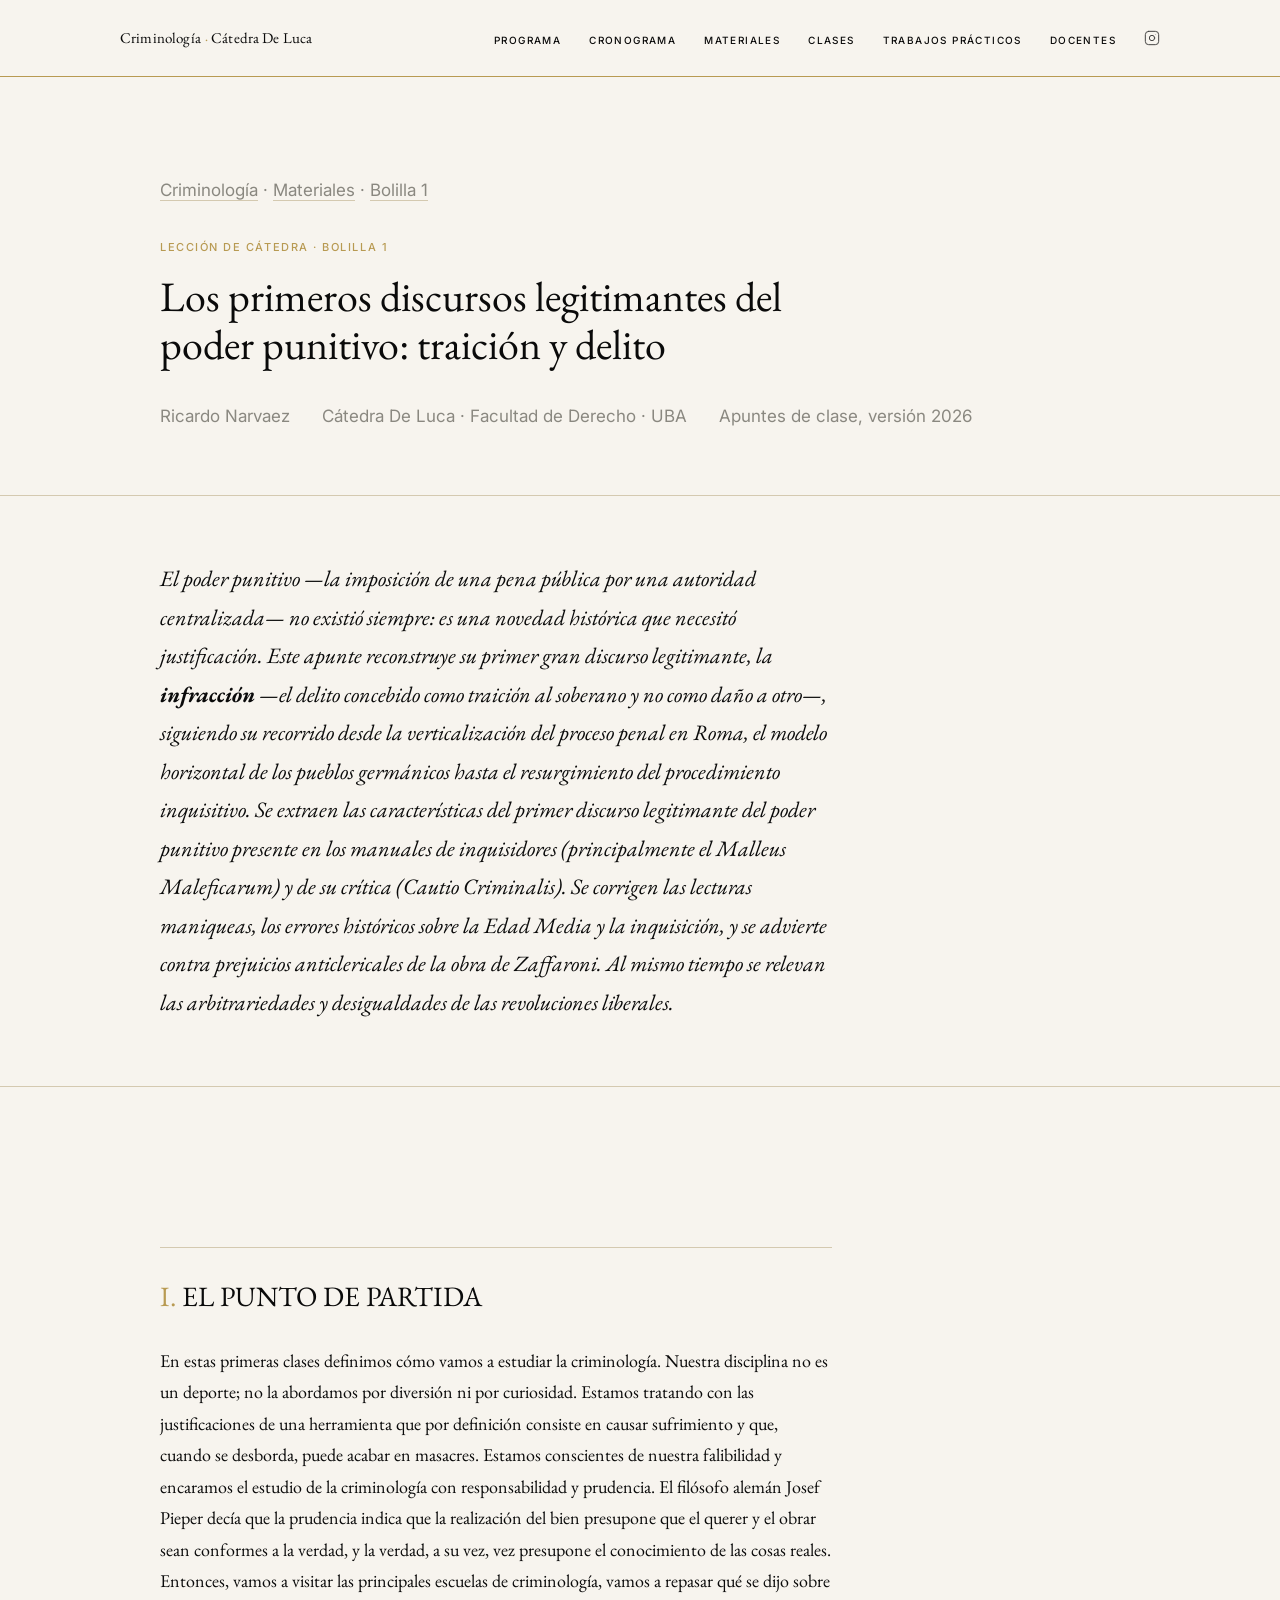
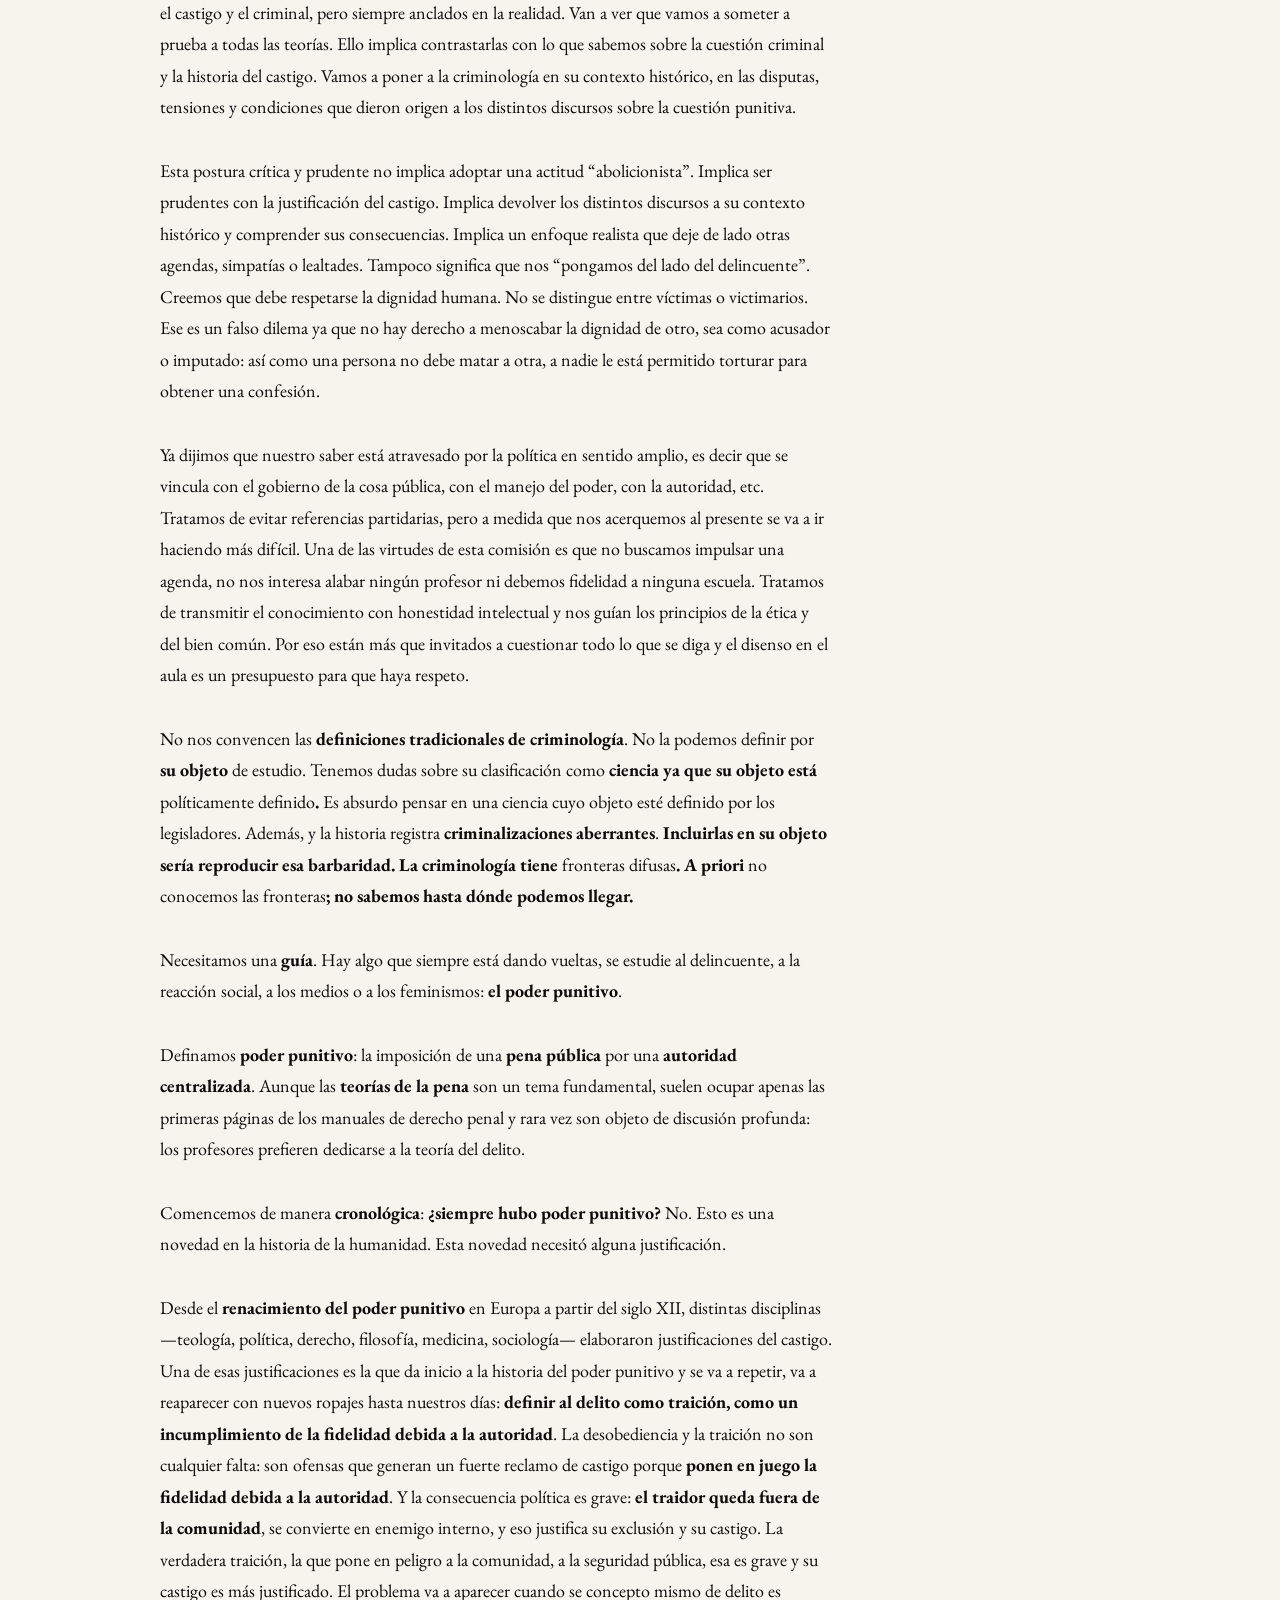
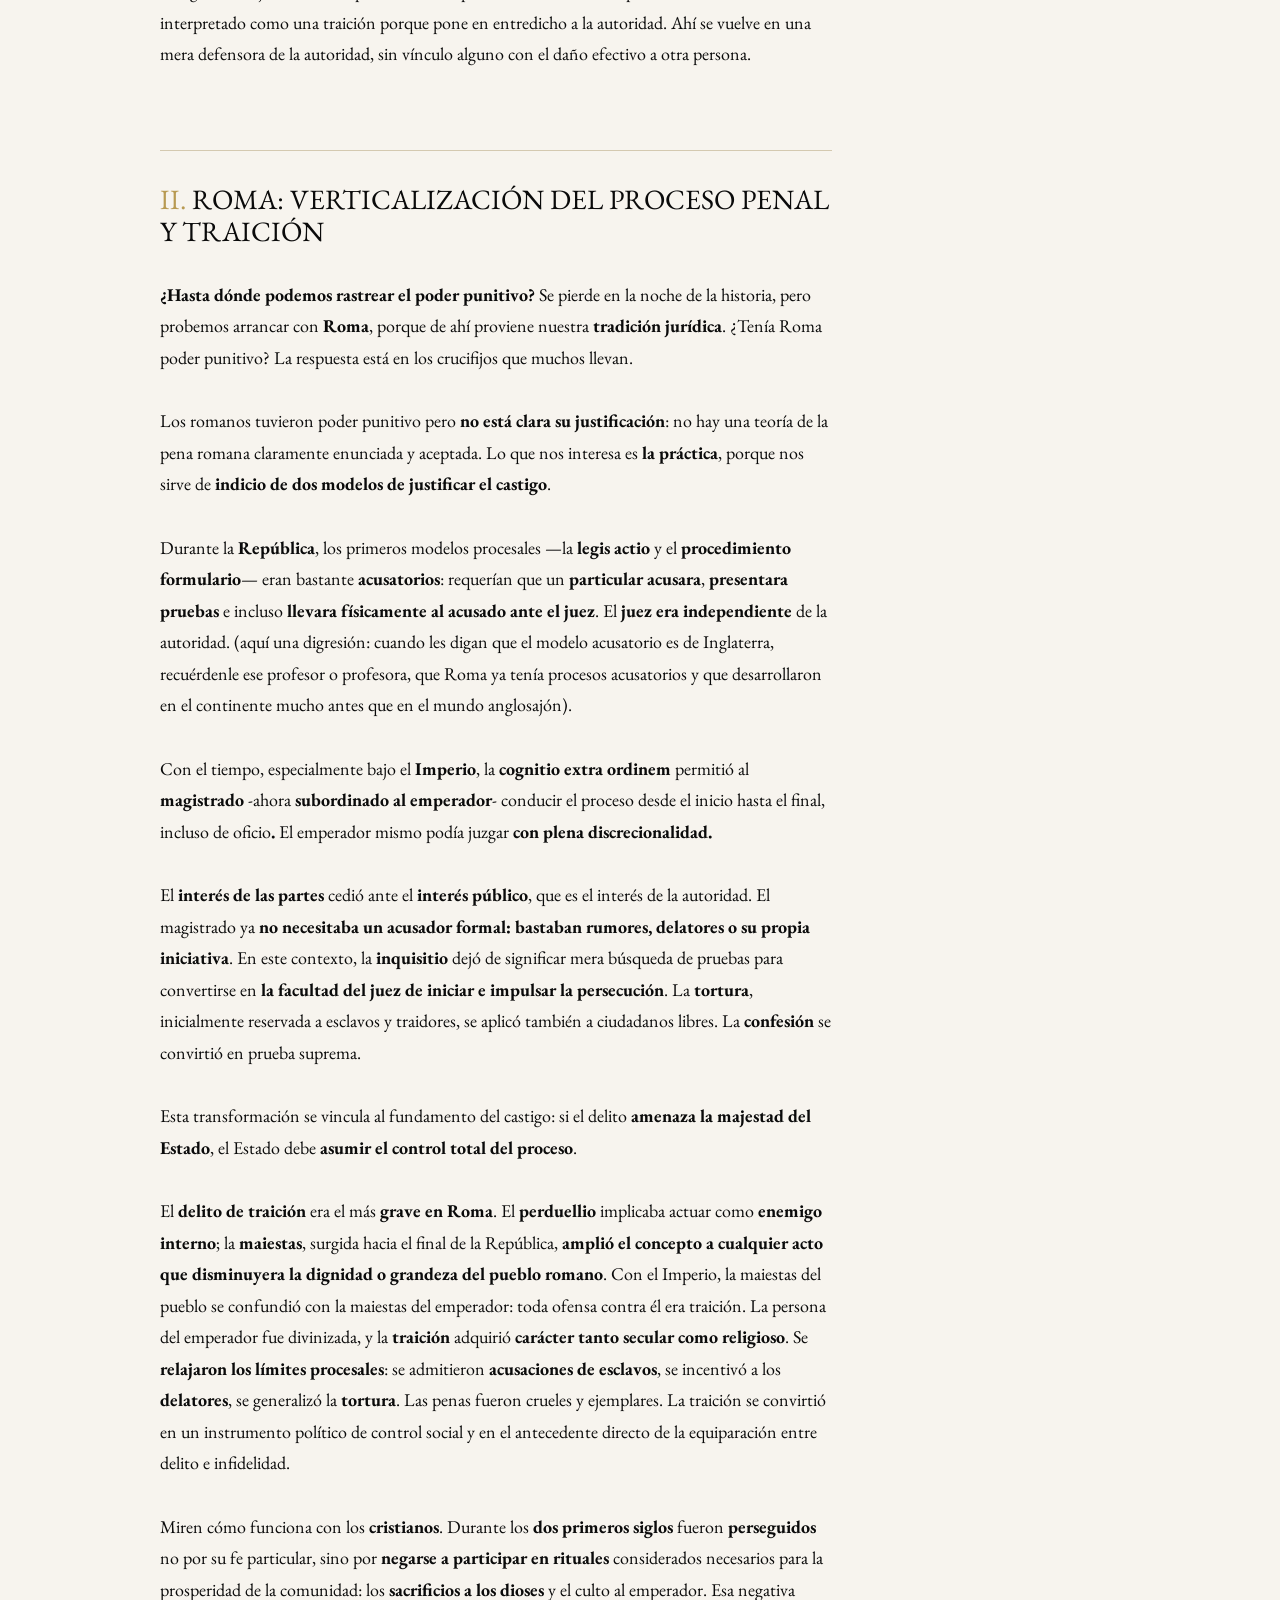
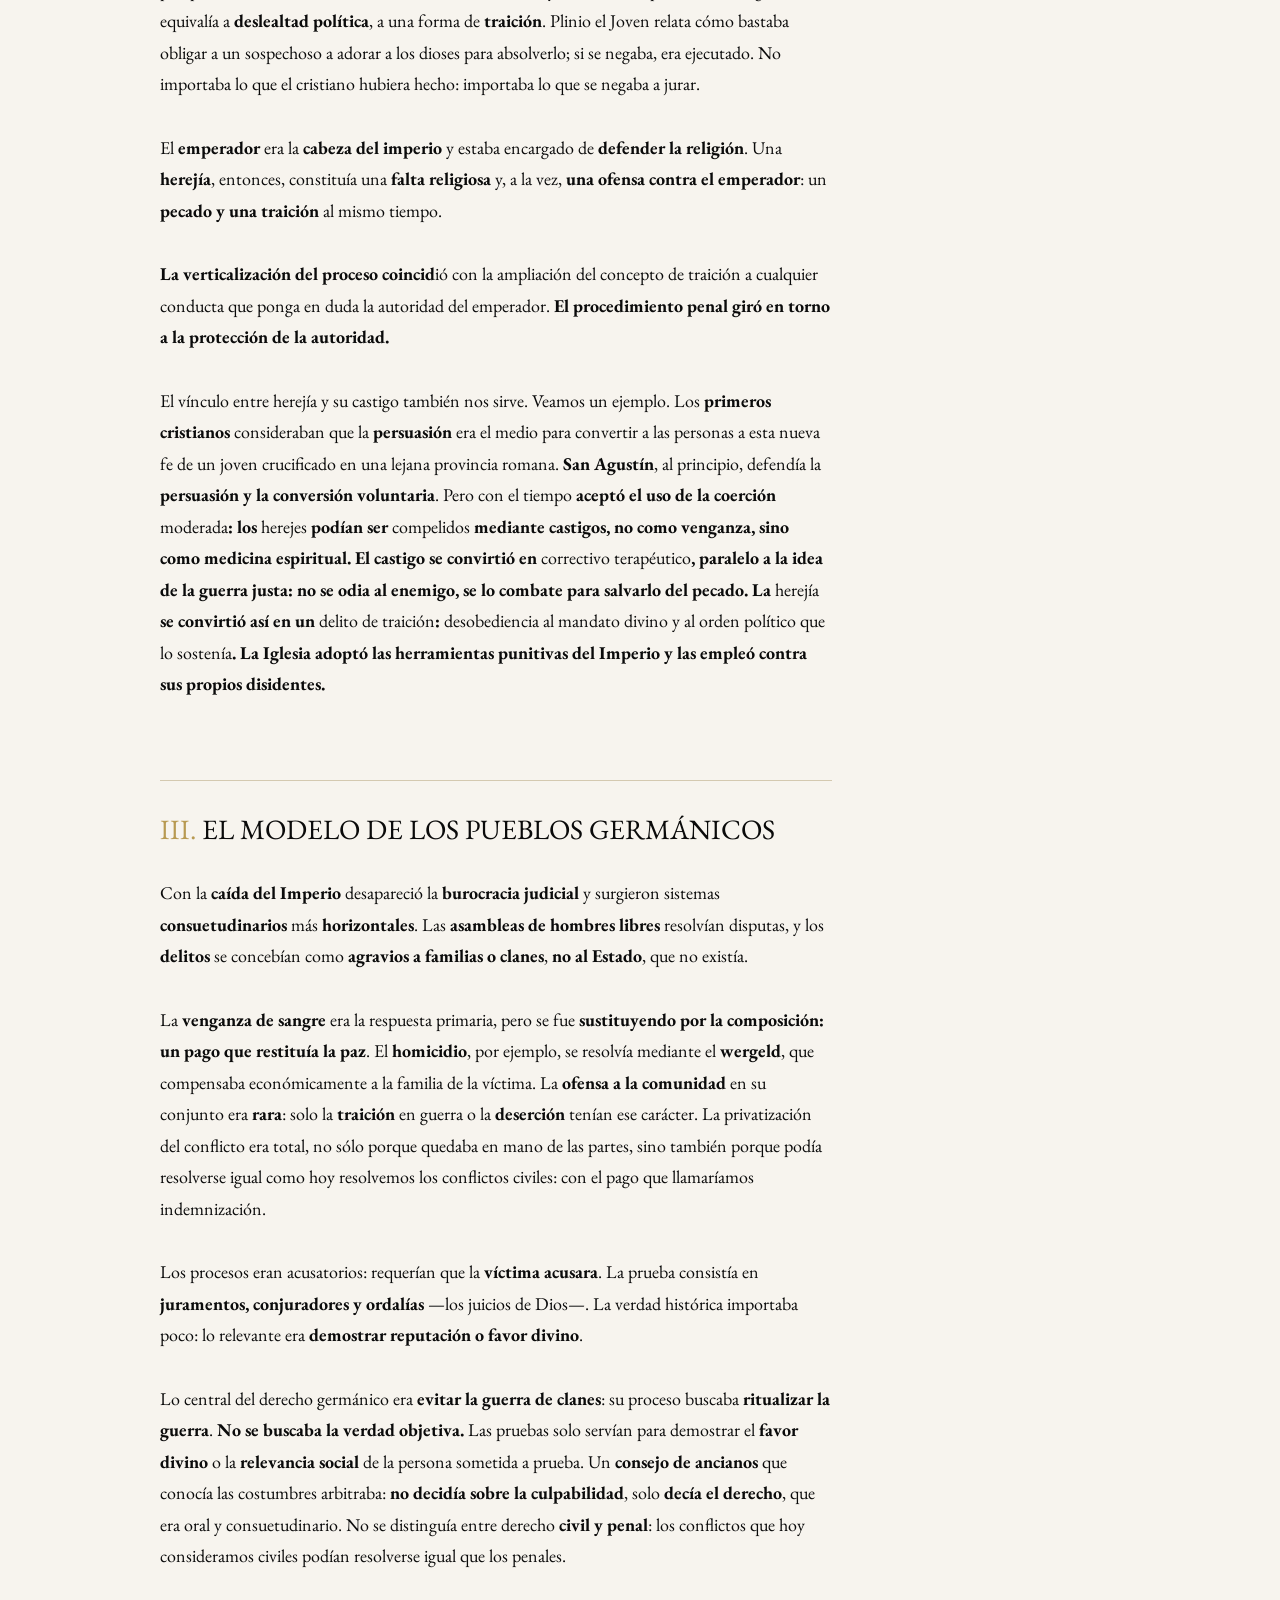
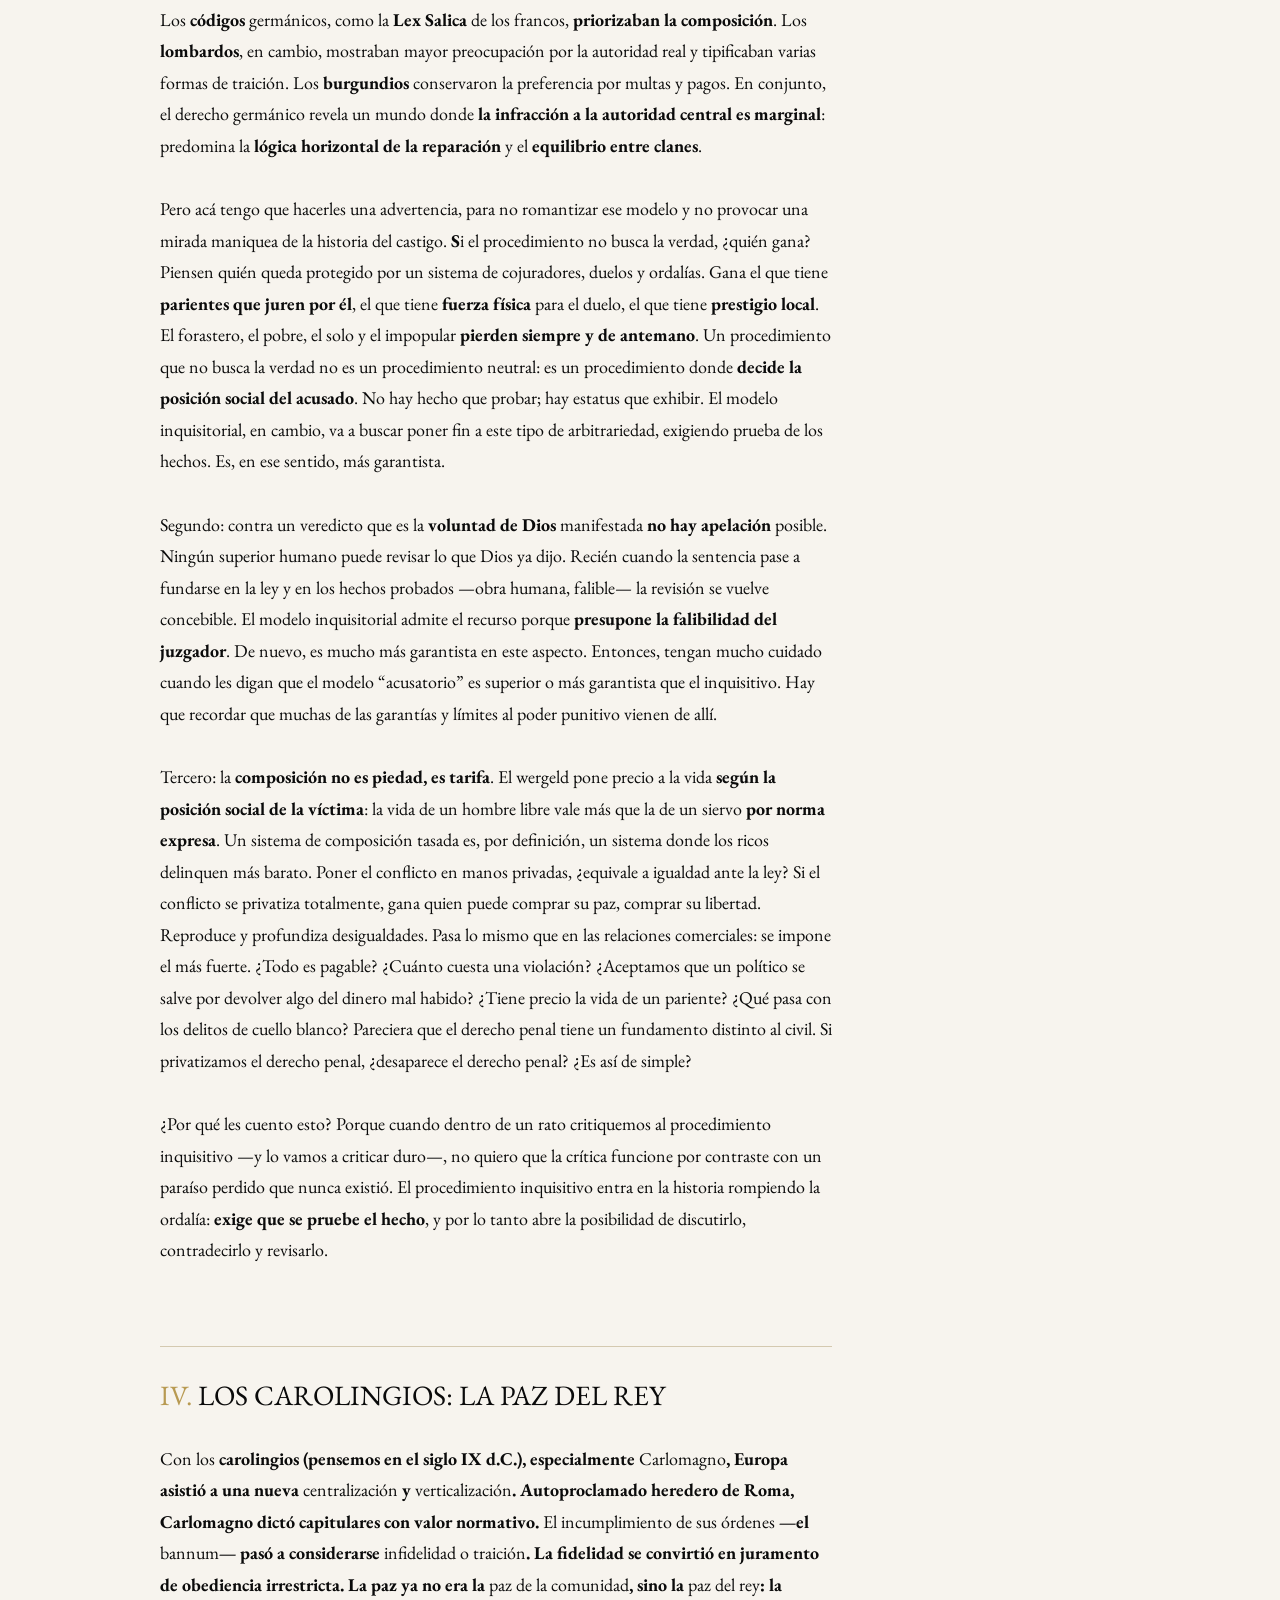
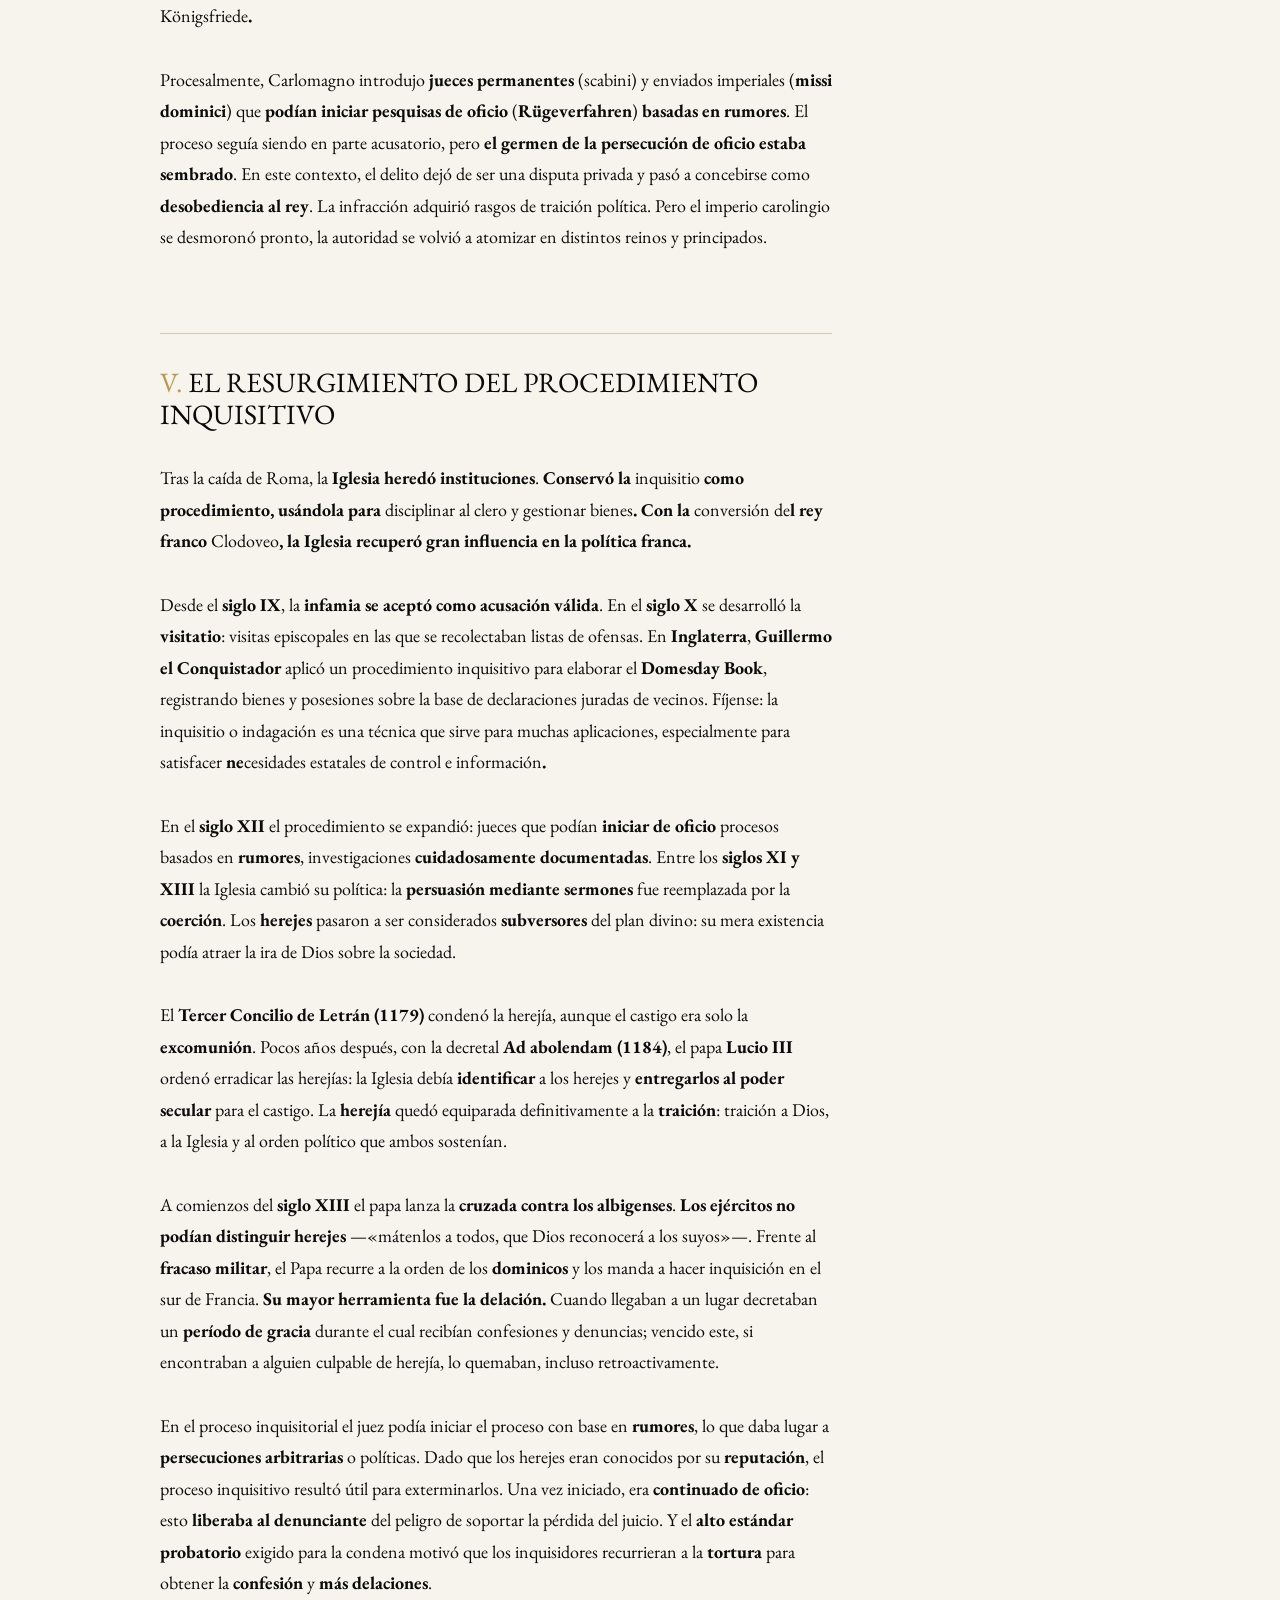
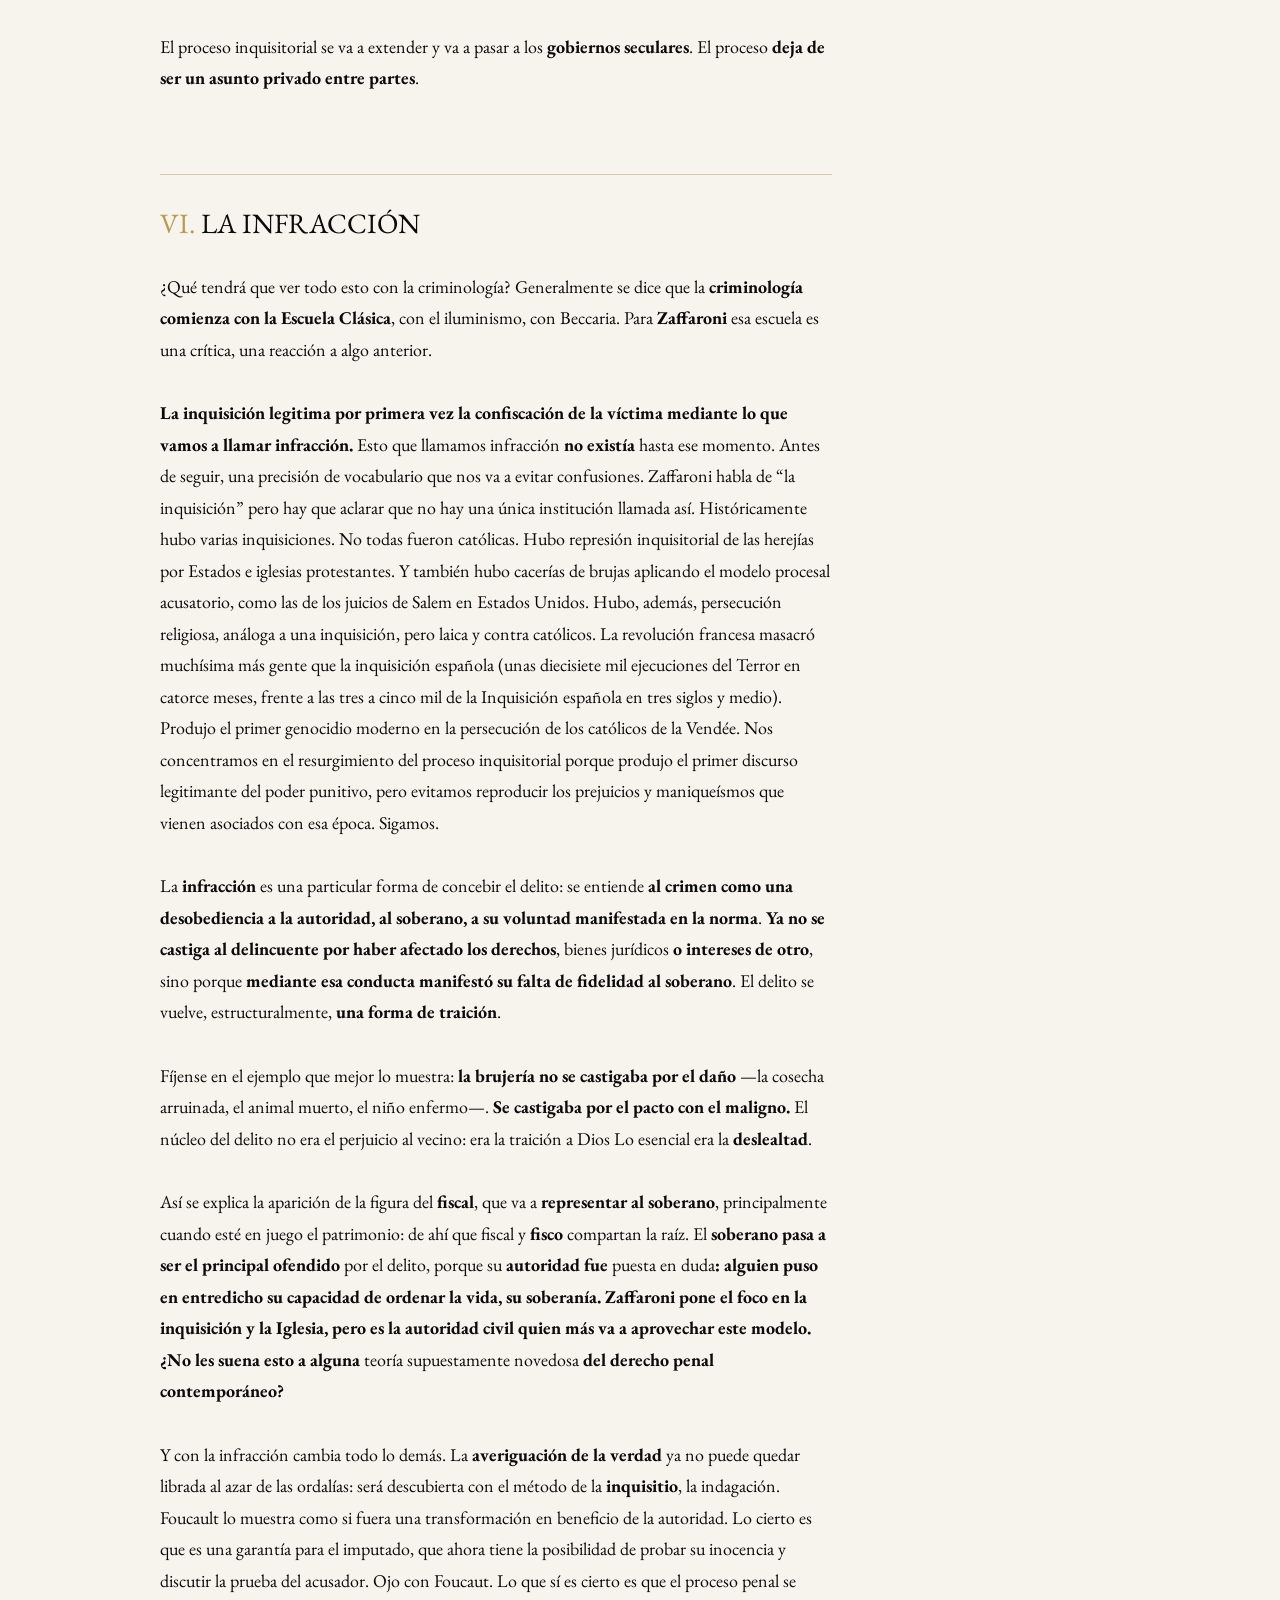
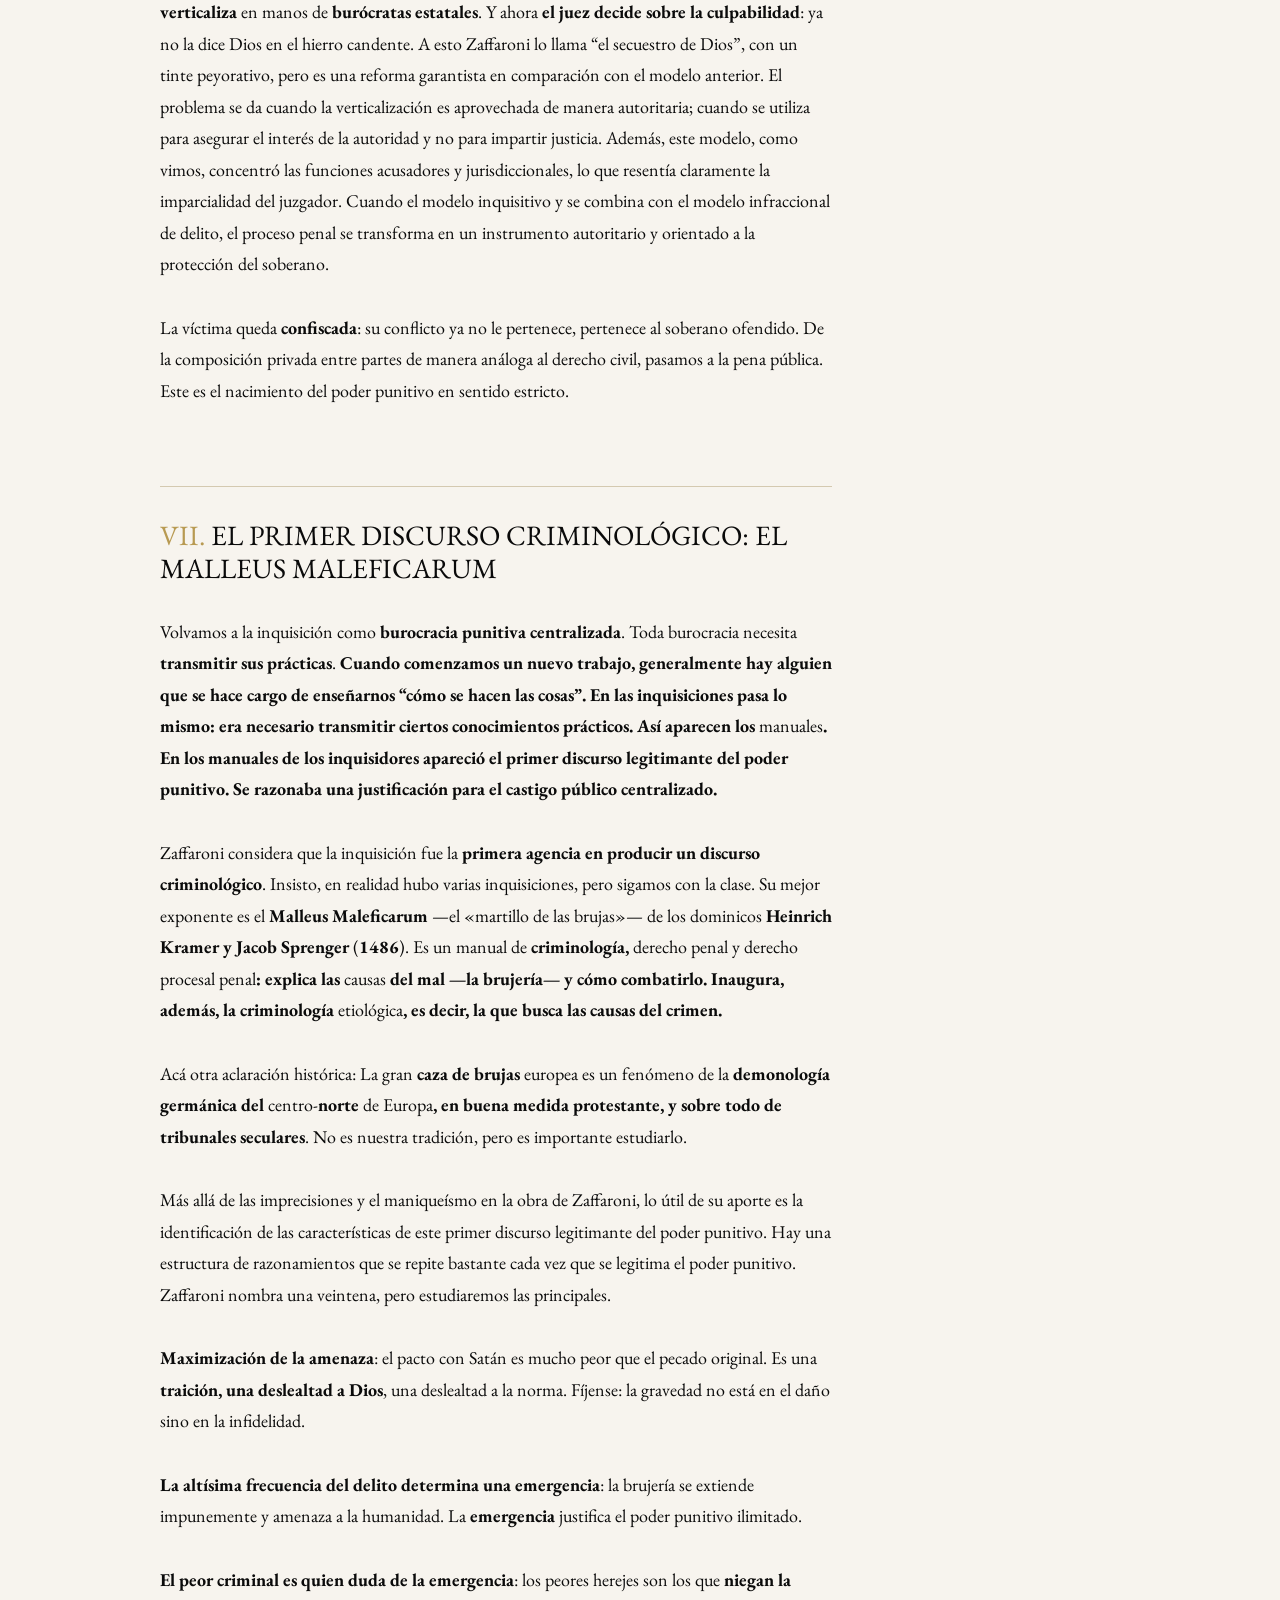
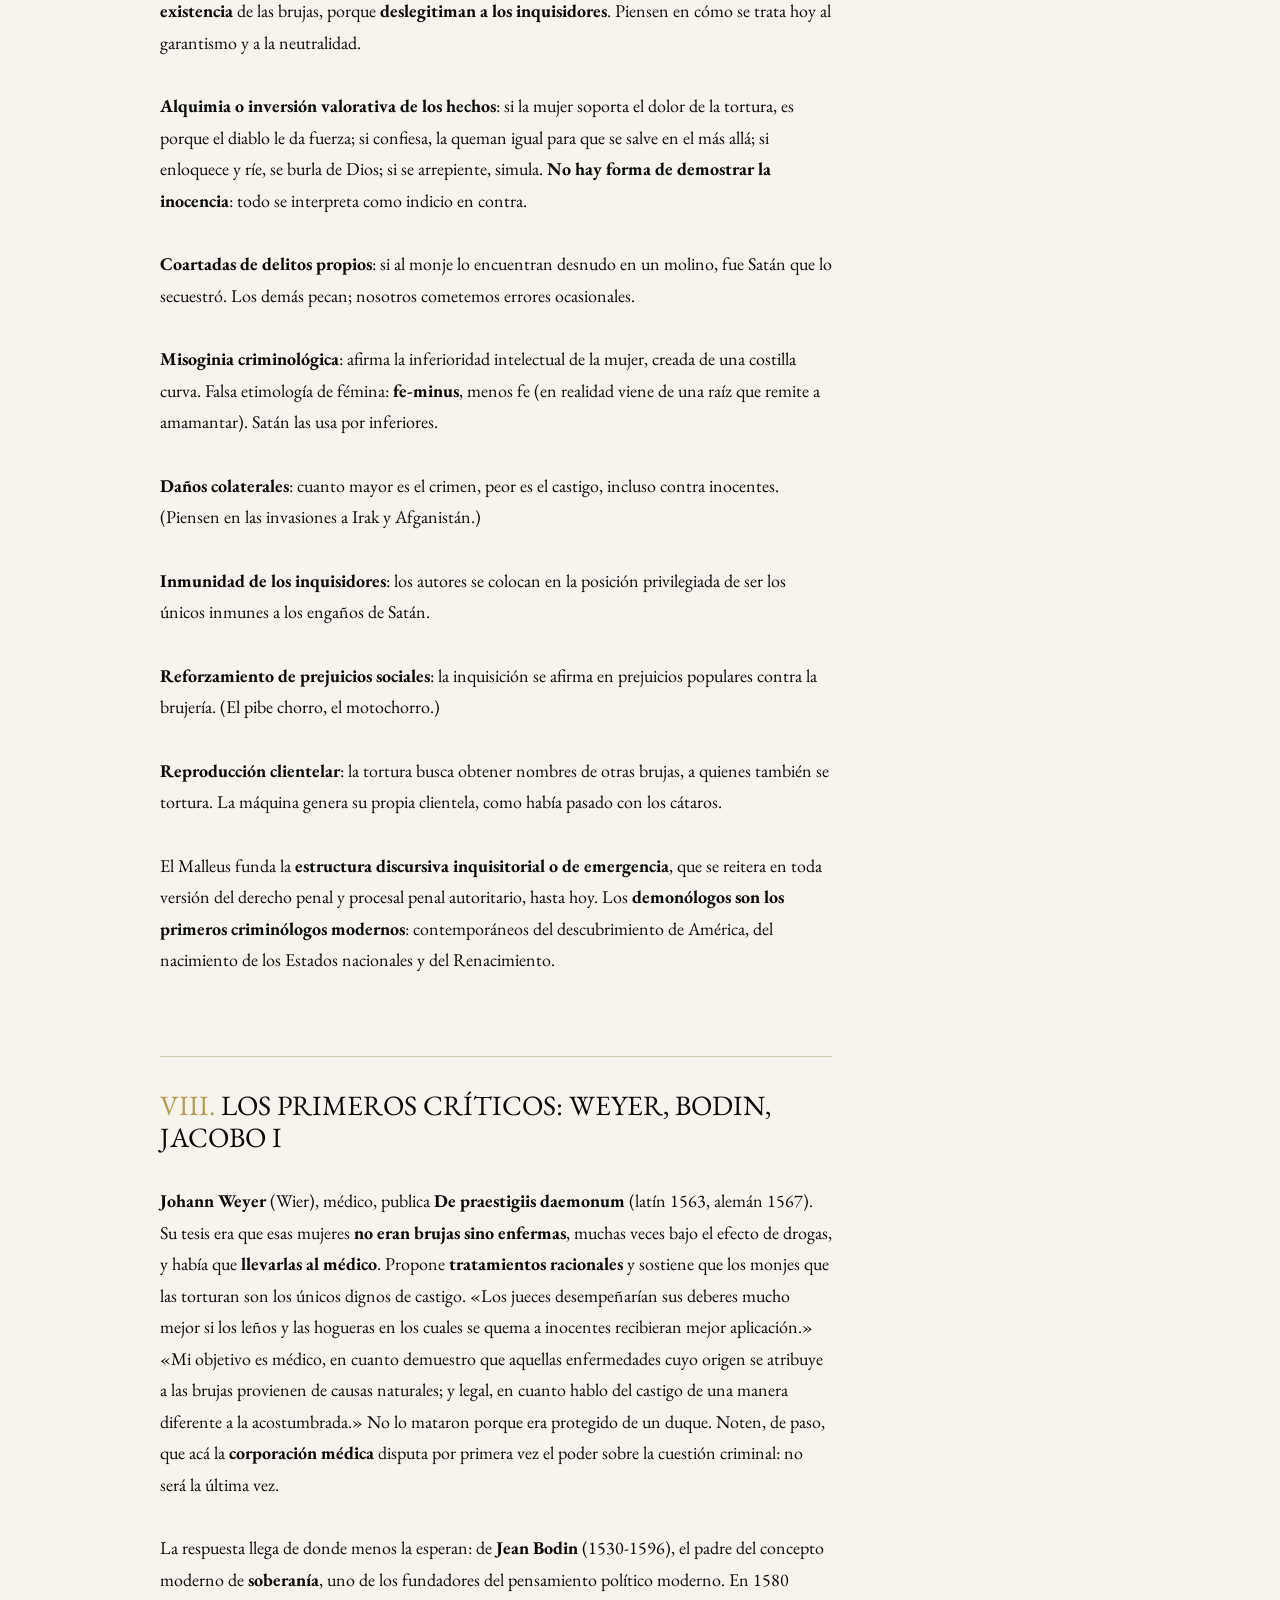
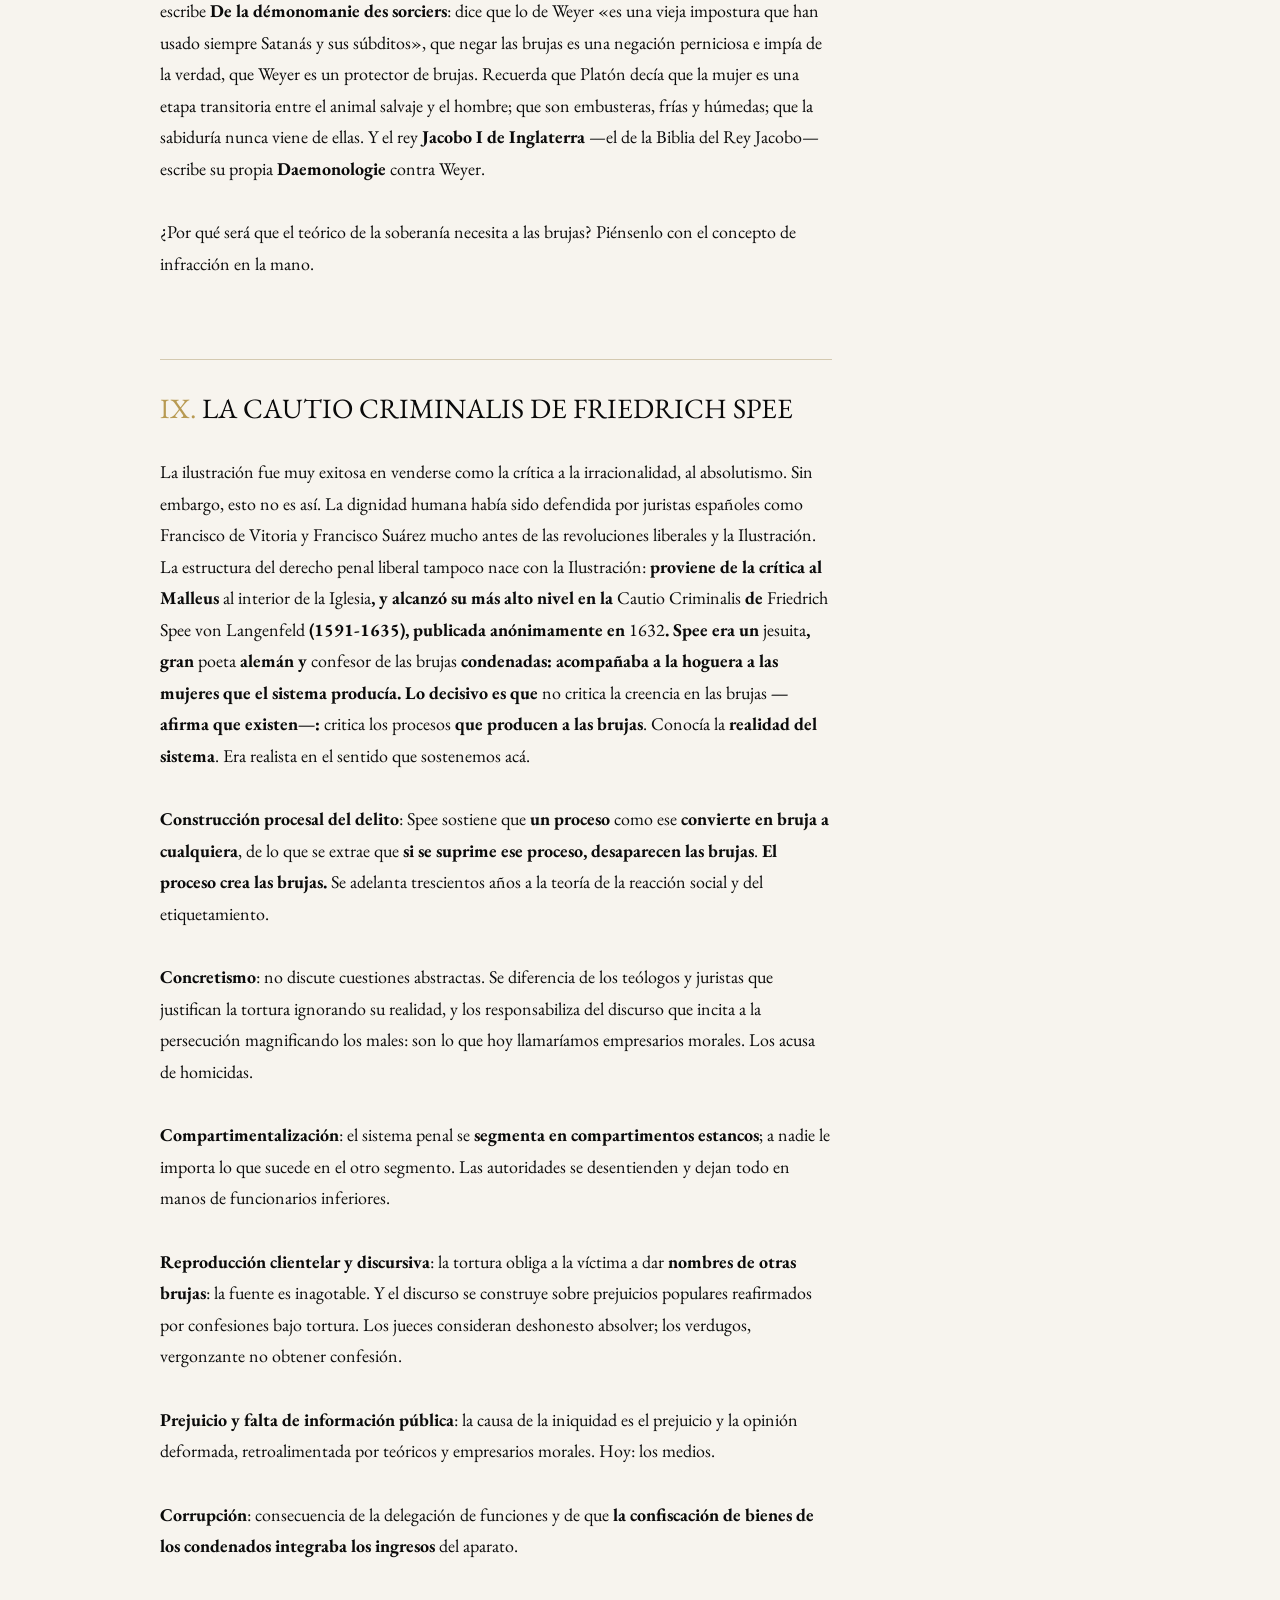
<file: leccion-primer-discurso-legitimante.html>
<!DOCTYPE html>
<html lang="es-AR">
<head>
  <meta charset="UTF-8">
  <meta name="viewport" content="width=device-width, initial-scale=1.0">
  <meta name="description" content="El poder punitivo como novedad histórica y su primer discurso legitimante, la infracción: de la verticalización del proceso en Roma al modelo germánico y el resurgimiento del procedimiento inquisitivo, con las características del Malleus Maleficarum y su crítica en la Cautio Criminalis. Corrige lecturas maniqueas sobre la Edad Media y la Ilustración. Cátedra De Luca, Criminología, Facultad de Derecho, UBA.">
  <meta name="author" content="Ricardo Narvaez · Cátedra De Luca · Departamento de Derecho Penal y Criminología · UBA">
  <meta name="robots" content="index, follow">
  <link rel="canonical" href="https://ricardodeckard.github.io/criminologia/leccion-primer-discurso-legitimante.html">

  <meta property="og:title" content="Los primeros discursos legitimantes del poder punitivo: traición y delito · Cátedra De Luca">
  <meta property="og:description" content="El poder punitivo como novedad histórica y su primer discurso legitimante, la infracción: de Roma al resurgimiento del procedimiento inquisitivo, el Malleus Maleficarum y su crítica en la Cautio Criminalis.">
  <meta property="og:type" content="article">
  <meta property="og:url" content="https://ricardodeckard.github.io/criminologia/leccion-primer-discurso-legitimante.html">
  <meta property="og:locale" content="es_AR">
  <meta property="og:site_name" content="Criminología · Cátedra De Luca · UBA">
  <meta property="article:author" content="Ricardo Narvaez">
  <meta property="article:section" content="Criminología">

  <title>Los primeros discursos legitimantes del poder punitivo: traición y delito · Bolilla 1 · Cátedra De Luca · UBA</title>

  <link rel="preconnect" href="https://fonts.googleapis.com">
  <link rel="preconnect" href="https://fonts.gstatic.com" crossorigin>
  <link href="https://fonts.googleapis.com/css2?family=EB+Garamond:ital,wght@0,400;0,500;1,400;1,500&family=Inter:wght@300;400;500&display=swap" rel="stylesheet">
  <link rel="stylesheet" href="css/main.css">

  <script type="application/ld+json">
  [
    {
      "@context": "https://schema.org",
      "@type": "ScholarlyArticle",
      "headline": "Los primeros discursos legitimantes del poder punitivo: traición y delito",
      "alternativeHeadline": "Apuntes de clase, versión 2026",
      "description": "El poder punitivo —la imposición de una pena pública por una autoridad centralizada— no existió siempre: es una novedad histórica que necesitó justificación. Este apunte reconstruye su primer gran discurso legitimante, la infracción —el delito concebido como traición al soberano y no como daño a otro—, siguiendo su recorrido desde la verticalización del proceso penal en Roma, el modelo horizontal de los pueblos germánicos hasta el resurgimiento del procedimiento inquisitivo. Se extraen las características del primer discurso legitimante del poder punitivo presente en los manuales de inquisidores (principalmente el Malleus Maleficarum) y de su crítica (Cautio Criminalis). Se corrigen las lecturas maniqueas, los errores históricos sobre la Edad Media y la inquisición, y se advierte contra prejuicios anticlericales de la obra de Zaffaroni. Al mismo tiempo se relevan las arbitrariedades y desigualdades de las revoluciones liberales.",
      "author": {
        "@type": "Person",
        "name": "Ricardo Narvaez",
        "jobTitle": "Ayudante de Segunda · Abogado Penalista",
        "affiliation": {
          "@type": "EducationalOrganization",
          "name": "Cátedra De Luca · Facultad de Derecho · Universidad de Buenos Aires"
        }
      },
      "publisher": {
        "@type": "EducationalOrganization",
        "name": "Cátedra De Luca · Departamento de Derecho Penal y Criminología · Facultad de Derecho · UBA",
        "url": "https://ricardodeckard.github.io/criminologia/"
      },
      "datePublished": "2026-03-01",
      "dateModified": "2026-08-31",
      "inLanguage": "es-AR",
      "isPartOf": {
        "@type": "Course",
        "name": "Criminología",
        "courseCode": "Criminología CPO",
        "provider": {
          "@type": "EducationalOrganization",
          "name": "Facultad de Derecho, Universidad de Buenos Aires"
        }
      },
      "about": [
        { "@type": "Thing", "name": "Poder punitivo" },
        { "@type": "Thing", "name": "Malleus Maleficarum" },
        { "@type": "Thing", "name": "Procedimiento inquisitivo" },
        { "@type": "Thing", "name": "Derecho romano" },
        { "@type": "Thing", "name": "Cautio Criminalis" }
      ],
      "educationalLevel": "University",
      "url": "https://ricardodeckard.github.io/criminologia/leccion-primer-discurso-legitimante.html",
      "isAccessibleForFree": true,
      "license": "https://ricardodeckard.github.io/criminologia/leccion-primer-discurso-legitimante.html"
    },
    {
      "@context": "https://schema.org",
      "@type": "BreadcrumbList",
      "itemListElement": [
        { "@type": "ListItem", "position": 1, "name": "Criminología · Cátedra De Luca", "item": "https://ricardodeckard.github.io/criminologia/" },
        { "@type": "ListItem", "position": 2, "name": "Materiales", "item": "https://ricardodeckard.github.io/criminologia/materiales.html" },
        { "@type": "ListItem", "position": 3, "name": "Los primeros discursos legitimantes del poder punitivo", "item": "https://ricardodeckard.github.io/criminologia/leccion-primer-discurso-legitimante.html" }
      ]
    },
    {
      "@context": "https://schema.org",
      "@type": "FAQPage",
      "mainEntity": [
        {
          "@type": "Question",
          "name": "¿Qué es el poder punitivo según la Cátedra De Luca?",
          "acceptedAnswer": {
            "@type": "Answer",
            "text": "El poder punitivo se define como la imposición de una pena pública por una autoridad centralizada. No siempre existió: es una novedad histórica que se consolida en Europa a partir del renacimiento del poder punitivo en el siglo XII, y que requirió justificaciones filosóficas, teológicas y jurídicas para legitimarse."
          }
        },
        {
          "@type": "Question",
          "name": "¿Qué es la 'infracción' como forma de concebir el delito?",
          "acceptedAnswer": {
            "@type": "Answer",
            "text": "La infracción es la concepción del delito como desobediencia a la autoridad o al soberano, y no como una afectación a los derechos o bienes jurídicos de otra persona. Bajo este modelo, el delincuente no es castigado por el daño causado sino por haber manifestado, con su conducta, una falta de fidelidad al soberano: el delito se vuelve, estructuralmente, una forma de traición."
          }
        },
        {
          "@type": "Question",
          "name": "¿Por qué el Malleus Maleficarum se considera el primer discurso criminológico?",
          "acceptedAnswer": {
            "@type": "Answer",
            "text": "El Malleus Maleficarum (1486), de los dominicos Heinrich Kramer y Jacob Sprenger, es un manual de criminología, derecho penal y derecho procesal penal que explica las causas de la brujería y cómo combatirla, inaugurando la criminología etiológica. Según Eugenio Raúl Zaffaroni, la estructura de razonamientos que emplea (maximización de la amenaza, invocación de una emergencia, inversión valorativa de los hechos, entre otros) se repite en toda legitimación posterior del poder punitivo."
          }
        },
        {
          "@type": "Question",
          "name": "¿Qué crítica hace Friedrich Spee en la Cautio Criminalis?",
          "acceptedAnswer": {
            "@type": "Answer",
            "text": "En la Cautio Criminalis (1632), el jesuita Friedrich Spee von Langenfeld no niega la existencia de las brujas: critica el proceso que las produce. Sostiene que un proceso construido de esa manera convierte en bruja a cualquiera, de modo que si se suprime el proceso, desaparecen las brujas. Se adelanta así, trescientos años, a la teoría de la reacción social y del etiquetamiento."
          }
        },
        {
          "@type": "Question",
          "name": "¿Por qué la cátedra advierte contra una lectura maniquea de la historia del castigo?",
          "acceptedAnswer": {
            "@type": "Answer",
            "text": "Porque el esquema que opone Edad Media/Iglesia como oscurantismo frente a Ilustración/liberalismo como garantías y humanidad es históricamente falso. El procedimiento inquisitivo introdujo reformas garantistas (exigencia de prueba de los hechos, posibilidad de recurso) frente al modelo germánico anterior, y la Revolución Francesa produjo el primer genocidio moderno en la persecución de los católicos de la Vendée."
          }
        }
      ]
    }
  ]
  </script>

  <style>
    .leccion-header {
      padding-top: calc(80px + var(--space-4xl));
      padding-bottom: var(--space-2xl);
      border-bottom: var(--line-gris);
    }
    .leccion-breadcrumb {
      font-family: var(--font-sans);
      font-size: var(--type-body-sm);
      color: var(--color-gris);
      margin-bottom: var(--space-lg);
    }
    .leccion-breadcrumb a {
      color: var(--color-gris);
      text-decoration: none;
      border-bottom: 1px solid var(--color-gris-claro);
    }
    .leccion-breadcrumb a:hover {
      color: var(--color-dorado);
      border-color: var(--color-dorado);
    }
    .leccion-eyebrow {
      font-family: var(--font-sans);
      font-size: var(--type-label);
      font-weight: 500;
      letter-spacing: var(--tracking-label);
      text-transform: uppercase;
      color: var(--color-dorado);
      display: block;
      margin-bottom: var(--space-sm);
    }
    .leccion-titulo {
      font-family: var(--font-serif);
      font-size: var(--type-h1);
      font-weight: 400;
      line-height: var(--leading-tight);
      max-width: 44rem;
      margin-bottom: var(--space-lg);
    }
    .leccion-meta {
      font-family: var(--font-sans);
      font-size: var(--type-body-sm);
      color: var(--color-gris);
      display: flex;
      gap: var(--space-lg);
      flex-wrap: wrap;
    }
    .section-resumen {
      padding-top: var(--space-2xl);
      padding-bottom: var(--space-2xl);
      border-bottom: var(--line-gris);
    }
    .leccion-resumen {
      font-family: var(--font-serif);
      font-style: italic;
      font-size: var(--type-lead);
      line-height: var(--leading-loose);
      color: var(--color-negro);
      max-width: 42rem;
    }
    .section-cita {
      padding-top: var(--space-xl);
      padding-bottom: var(--space-xl);
      border-bottom: var(--line-gris);
    }
    .cita-caja {
      background-color: #F0EBE0;
      border-left: 3px solid var(--color-dorado);
      padding: var(--space-lg) var(--space-xl);
      max-width: 42rem;
    }
    .cita-label {
      font-family: var(--font-sans);
      font-size: var(--type-label);
      font-weight: 500;
      letter-spacing: var(--tracking-label);
      text-transform: uppercase;
      color: var(--color-gris);
      display: block;
      margin-bottom: var(--space-sm);
    }
    .cita-texto {
      font-family: var(--font-sans);
      font-size: var(--type-body-sm);
      color: var(--color-negro);
      line-height: var(--leading-loose);
    }
    .section-leccion-cuerpo {
      padding-top: var(--space-3xl);
      padding-bottom: var(--space-3xl);
    }
    .leccion-h2 {
      font-family: var(--font-serif);
      font-size: var(--type-h2);
      font-weight: 400;
      color: var(--color-negro);
      max-width: 42rem;
      margin-top: var(--space-3xl);
      margin-bottom: var(--space-lg);
      padding-top: var(--space-lg);
      border-top: var(--line-gris);
    }
    .leccion-num {
      color: var(--color-dorado);
    }
    .leccion-p {
      max-width: 42rem;
      margin-bottom: var(--space-lg);
    }
    .section-notas {
      padding-top: var(--space-2xl);
      padding-bottom: var(--space-3xl);
      border-top: var(--line-gris);
    }
    .notas-caja {
      max-width: 42rem;
      font-family: var(--font-sans);
      font-size: var(--type-body-sm);
      color: var(--color-gris);
      line-height: var(--leading-loose);
    }
    .leccion-nav-relacionada {
      padding-top: var(--space-2xl);
      padding-bottom: var(--space-3xl);
      border-top: var(--line-gris);
    }
    .leccion-nav-relacionada a {
      font-family: var(--font-sans);
      font-size: var(--type-body-sm);
      font-weight: 500;
      color: var(--color-negro);
      text-decoration: none;
      border-bottom: 1px solid var(--color-negro);
      padding-bottom: 1px;
    }
    .leccion-nav-relacionada a:hover {
      color: var(--color-dorado);
      border-color: var(--color-dorado);
    }

    @media (max-width: 767px) {
      .leccion-header {
        padding-top: calc(80px + var(--space-2xl));
        padding-bottom: var(--space-xl);
      }
      .section-leccion-cuerpo {
        padding-top: var(--space-2xl);
      }
    }
  </style>
</head>

<body class="nav-dark">

  <nav class="nav-global" id="nav-global" aria-label="Navegación principal">
    <div class="nav-inner">
      <a href="index.html" class="nav-brand">
        Criminología <span class="nav-brand-sufijo"> <span class="nav-dot" aria-hidden="true">·</span> Cátedra De Luca</span>
      </a>
      <ul class="nav-links" role="list">
        <li><a href="programa.html">Programa</a></li>
        <li><a href="cronograma.html">Cronograma</a></li>
        <li><a href="materiales.html" aria-current="page">Materiales</a></li>
        <li><a href="clases.html">Clases</a></li>
        <li><a href="trabajos-practicos.html">Trabajos Prácticos</a></li>
        <li><a href="docentes.html">Docentes</a></li>
        <li class="nav-social">
          <a href="https://www.instagram.com/criminologia_peres_deluca/" target="_blank" rel="noopener noreferrer" aria-label="Instagram de la cátedra">
            <svg class="nav-ig-icon" xmlns="http://www.w3.org/2000/svg" viewBox="0 0 24 24" fill="none" stroke="currentColor" stroke-width="1.5" stroke-linecap="round" stroke-linejoin="round" aria-hidden="true">
              <rect x="2" y="2" width="20" height="20" rx="5" ry="5"/>
              <circle cx="12" cy="12" r="4"/>
              <circle cx="17.5" cy="6.5" r="0.5" fill="currentColor" stroke="none"/>
            </svg>
          </a>
        </li>
      </ul>
      <button class="nav-menu-toggle" id="nav-menu-toggle" aria-expanded="false" aria-label="Abrir menú de navegación">
        <svg width="22" height="16" viewBox="0 0 22 16" fill="none" xmlns="http://www.w3.org/2000/svg" aria-hidden="true">
          <line x1="0" y1="1" x2="22" y2="1" stroke="currentColor" stroke-width="1.5"/>
          <line x1="0" y1="8" x2="22" y2="8" stroke="currentColor" stroke-width="1.5"/>
          <line x1="0" y1="15" x2="22" y2="15" stroke="currentColor" stroke-width="1.5"/>
        </svg>
      </button>
    </div>
    <div class="nav-line" aria-hidden="true"></div>
  </nav>

  <div class="nav-mobile-overlay" id="nav-mobile-overlay" aria-hidden="true">
    <div class="nav-mobile-inner">
      <button class="nav-mobile-close" id="nav-mobile-close" aria-label="Cerrar menú">
        <span aria-hidden="true">—</span>
      </button>
      <ul class="nav-mobile-links" role="list">
        <li><a href="programa.html">Programa</a></li>
        <li><a href="cronograma.html">Cronograma</a></li>
        <li><a href="materiales.html">Materiales</a></li>
        <li><a href="clases.html">Clases</a></li>
        <li><a href="trabajos-practicos.html">Trabajos Prácticos</a></li>
        <li><a href="docentes.html">Docentes</a></li>
        <li>
          <a href="https://www.instagram.com/criminologia_peres_deluca/" target="_blank" rel="noopener noreferrer" aria-label="Instagram de la cátedra" style="display:flex;align-items:center;gap:10px;">
            <svg xmlns="http://www.w3.org/2000/svg" viewBox="0 0 24 24" fill="none" stroke="currentColor" stroke-width="1.5" stroke-linecap="round" stroke-linejoin="round" style="width:28px;height:28px;" aria-hidden="true">
              <rect x="2" y="2" width="20" height="20" rx="5" ry="5"/>
              <circle cx="12" cy="12" r="4"/>
              <circle cx="17.5" cy="6.5" r="0.5" fill="currentColor" stroke="none"/>
            </svg>
            Instagram
          </a>
        </li>
      </ul>
    </div>
  </div>

  <main id="main-content">

    <article>

      <header class="leccion-header">
        <div class="content-area">
          <p class="leccion-breadcrumb">
            <a href="index.html">Criminología</a> · <a href="materiales.html">Materiales</a> · <a href="materiales.html#bolilla-1">Bolilla 1</a>
          </p>
          <span class="leccion-eyebrow">Lección de cátedra · Bolilla 1</span>
          <h1 class="leccion-titulo">Los primeros discursos legitimantes del poder punitivo: traición y delito</h1>
          <p class="leccion-meta">
            <span>Ricardo Narvaez</span>
            <span>Cátedra De Luca · Facultad de Derecho · UBA</span>
            <span>Apuntes de clase, versión 2026</span>
          </p>
        </div>
      </header>

      <section class="section-resumen" aria-label="Resumen">
        <div class="content-area">
          <p class="leccion-resumen">
            El poder punitivo —la imposición de una pena pública por una autoridad centralizada— no existió siempre: es una novedad histórica que necesitó justificación. Este apunte reconstruye su primer gran discurso legitimante, la <strong>infracción</strong> —el delito concebido como traición al soberano y no como daño a otro—, siguiendo su recorrido desde la verticalización del proceso penal en Roma, el modelo horizontal de los pueblos germánicos hasta el resurgimiento del procedimiento inquisitivo. Se extraen las características del primer discurso legitimante del poder punitivo presente en los manuales de inquisidores (principalmente el <em>Malleus Maleficarum</em>) y de su crítica (<em>Cautio Criminalis</em>). Se corrigen las lecturas maniqueas, los errores históricos sobre la Edad Media y la inquisición, y se advierte contra prejuicios anticlericales de la obra de Zaffaroni. Al mismo tiempo se relevan las arbitrariedades y desigualdades de las revoluciones liberales.
          </p>
        </div>
      </section>

      <section class="section-leccion-cuerpo" aria-label="Texto de la lección">
        <div class="content-area">

            <h2 class="leccion-h2" id="sec-i"><span class="leccion-num">I.</span> EL PUNTO DE PARTIDA</h2>

            <p class="type-body leccion-p">En estas primeras clases definimos cómo vamos a estudiar la criminología. Nuestra disciplina no es un deporte; no la abordamos por diversión ni por curiosidad. Estamos tratando con las justificaciones de una herramienta que por definición consiste en causar sufrimiento y que, cuando se desborda, puede acabar en masacres. Estamos conscientes de nuestra falibilidad y encaramos el estudio de la criminología con responsabilidad y prudencia. El filósofo alemán Josef Pieper decía que la prudencia indica que la realización del bien presupone que el querer y el obrar sean conformes a la verdad, y la verdad, a su vez, vez presupone el conocimiento de las cosas reales. Entonces, vamos a visitar las principales escuelas de criminología, vamos a repasar qué se dijo sobre el castigo y el criminal, pero siempre anclados en la realidad. Van a ver que vamos a someter a prueba a todas las teorías. Ello implica contrastarlas con lo que sabemos sobre la cuestión criminal y la historia del castigo. Vamos a poner a la criminología en su contexto histórico, en las disputas, tensiones y condiciones que dieron origen a los distintos discursos sobre la cuestión punitiva.</p>

            <p class="type-body leccion-p">Esta postura crítica y prudente no implica adoptar una actitud “abolicionista”. Implica ser prudentes con la justificación del castigo. Implica devolver los distintos discursos a su contexto histórico y comprender sus consecuencias. Implica un enfoque realista que deje de lado otras agendas, simpatías o lealtades. Tampoco significa que nos “pongamos del lado del delincuente”. Creemos que debe respetarse la dignidad humana. No se distingue entre víctimas o victimarios. Ese es un falso dilema ya que no hay derecho a menoscabar la dignidad de otro, sea como acusador o imputado: así como una persona no debe matar a otra, a nadie le está permitido torturar para obtener una confesión.</p>

            <p class="type-body leccion-p">Ya dijimos que nuestro saber está atravesado por la política en sentido amplio, es decir que se vincula con el gobierno de la cosa pública, con el manejo del poder, con la autoridad, etc. Tratamos de evitar referencias partidarias, pero a medida que nos acerquemos al presente se va a ir haciendo más difícil. Una de las virtudes de esta comisión es que no buscamos impulsar una agenda, no nos interesa alabar ningún profesor ni debemos fidelidad a ninguna escuela. Tratamos de transmitir el conocimiento con honestidad intelectual y nos guían los principios de la ética y del bien común. Por eso están más que invitados a cuestionar todo lo que se diga y el disenso en el aula es un presupuesto para que haya respeto.</p>

            <p class="type-body leccion-p">No nos convencen las <strong>definiciones tradicionales de criminología</strong>. No la podemos definir por <strong>su objeto</strong> de estudio. Tenemos dudas sobre su clasificación como <strong>ciencia</strong> <strong>ya que</strong> <strong>su objeto está </strong>políticamente definido<strong>. </strong>Es absurdo pensar en una ciencia cuyo objeto esté definido por los legisladores. Además, y la historia registra <strong>criminalizaciones aberrantes</strong>. <strong>Incluirlas en su objeto sería reproducir esa barbaridad.</strong> <strong>La criminología tiene </strong>fronteras difusas<strong>. A priori </strong>no conocemos las fronteras<strong>; no sabemos hasta dónde podemos llegar.</strong></p>

            <p class="type-body leccion-p">Necesitamos una <strong>guía</strong>. Hay algo que siempre está dando vueltas, se estudie al delincuente, a la reacción social, a los medios o a los feminismos: <strong>el poder punitivo</strong>.</p>

            <p class="type-body leccion-p">Definamos <strong>poder punitivo</strong>: la imposición de una <strong>pena pública</strong> por una <strong>autoridad centralizada</strong>. Aunque las <strong>teorías de la pena</strong> son un tema fundamental, suelen ocupar apenas las primeras páginas de los manuales de derecho penal y rara vez son objeto de discusión profunda: los profesores prefieren dedicarse a la teoría del delito.</p>

            <p class="type-body leccion-p">Comencemos de manera <strong>cronológica</strong>: <strong>¿siempre hubo poder punitivo?</strong> No. Esto es una novedad en la historia de la humanidad. Esta novedad necesitó alguna justificación.</p>

            <p class="type-body leccion-p">Desde el <strong>renacimiento del poder punitivo</strong> en Europa a partir del siglo XII, distintas disciplinas —teología, política, derecho, filosofía, medicina, sociología— elaboraron justificaciones del castigo. Una de esas justificaciones es la que da inicio a la historia del poder punitivo y se va a repetir, va a reaparecer con nuevos ropajes hasta nuestros días: <strong>definir al delito como traición, como un incumplimiento de la fidelidad debida a la autoridad</strong>. La desobediencia y la traición no son cualquier falta: son ofensas que generan un fuerte reclamo de castigo porque <strong>ponen en juego la fidelidad debida a la autoridad</strong>. Y la consecuencia política es grave: <strong>el traidor queda fuera de la comunidad</strong>, se convierte en enemigo interno, y eso justifica su exclusión y su castigo. La verdadera traición, la que pone en peligro a la comunidad, a la seguridad pública, esa es grave y su castigo es más justificado. El problema va a aparecer cuando se concepto mismo de delito es interpretado como una traición porque pone en entredicho a la autoridad. Ahí se vuelve en una mera defensora de la autoridad, sin vínculo alguno con el daño efectivo a otra persona.</p>

            <h2 class="leccion-h2" id="sec-ii"><span class="leccion-num">II.</span> ROMA: VERTICALIZACIÓN DEL PROCESO PENAL Y TRAICIÓN</h2>

            <p class="type-body leccion-p"><strong>¿Hasta dónde podemos rastrear el poder punitivo?</strong> Se pierde en la noche de la historia, pero probemos arrancar con <strong>Roma</strong>, porque de ahí proviene nuestra <strong>tradición jurídica</strong>. ¿Tenía Roma poder punitivo? La respuesta está en los crucifijos que muchos llevan.</p>

            <p class="type-body leccion-p">Los romanos tuvieron poder punitivo pero <strong>no está clara su justificación</strong>: no hay una teoría de la pena romana claramente enunciada y aceptada. Lo que nos interesa es <strong>la práctica</strong>, porque nos sirve de <strong>indicio de dos modelos de justificar el castigo</strong>.</p>

            <p class="type-body leccion-p">Durante la <strong>República</strong>, los primeros modelos procesales —la <strong>legis actio</strong> y el <strong>procedimiento formulario</strong>— eran bastante <strong>acusatorios</strong>: requerían que un <strong>particular acusara</strong>, <strong>presentara pruebas</strong> e incluso <strong>llevara físicamente al acusado ante el juez</strong>. El <strong>juez era independiente</strong> de la autoridad. (aquí una digresión: cuando les digan que el modelo acusatorio es de Inglaterra, recuérdenle ese profesor o profesora, que Roma ya tenía procesos acusatorios y que desarrollaron en el continente mucho antes que en el mundo anglosajón).</p>

            <p class="type-body leccion-p">Con el tiempo, especialmente bajo el <strong>Imperio</strong>, la <strong>cognitio extra ordinem</strong> permitió al <strong>magistrado </strong>-ahora <strong>subordinado al emperador</strong>-<strong> </strong>conducir el proceso desde el inicio hasta el final, incluso de oficio<strong>. </strong>El emperador mismo podía juzgar<strong> con plena discrecionalidad.</strong></p>

            <p class="type-body leccion-p">El <strong>interés de las partes</strong> cedió ante el <strong>interés público</strong>, que es el interés de la autoridad. El magistrado ya <strong>no necesitaba un acusador formal: bastaban rumores, delatores o su propia iniciativa</strong>. En este contexto, la <strong>inquisitio</strong> dejó de significar mera búsqueda de pruebas para convertirse en <strong>la facultad del juez de iniciar e impulsar la persecución</strong>. La <strong>tortura</strong>, inicialmente reservada a esclavos y traidores, se aplicó también a ciudadanos libres. La <strong>confesión</strong> se convirtió en prueba suprema.</p>

            <p class="type-body leccion-p">Esta transformación se vincula al fundamento del castigo: si el delito <strong>amenaza la majestad del Estado</strong>, el Estado debe <strong>asumir el control total del proceso</strong>.</p>

            <p class="type-body leccion-p">El <strong>delito de traición</strong> era el más <strong>grave en Roma</strong>. El <strong>perduellio</strong> implicaba actuar como <strong>enemigo interno</strong>; la <strong>maiestas</strong>, surgida hacia el final de la República, <strong>amplió el concepto a cualquier acto que disminuyera la dignidad o grandeza del pueblo romano</strong>. Con el Imperio, la maiestas del pueblo se confundió con la maiestas del emperador: toda ofensa contra él era traición. La persona del emperador fue divinizada, y la <strong>traición</strong> adquirió <strong>carácter tanto secular como religioso</strong>. Se <strong>relajaron los límites procesales</strong>: se admitieron <strong>acusaciones de esclavos</strong>, se incentivó a los <strong>delatores</strong>, se generalizó la <strong>tortura</strong>. Las penas fueron crueles y ejemplares. La traición se convirtió en un instrumento político de control social y en el antecedente directo de la equiparación entre delito e infidelidad.</p>

            <p class="type-body leccion-p">Miren cómo funciona con los <strong>cristianos</strong>. Durante los <strong>dos primeros siglos</strong> fueron <strong>perseguidos</strong> no por su fe particular, sino por <strong>negarse a participar en rituales</strong> considerados necesarios para la prosperidad de la comunidad: los <strong>sacrificios a los dioses</strong> y el culto al emperador. Esa negativa equivalía a <strong>deslealtad política</strong>, a una forma de <strong>traición</strong>. Plinio el Joven relata cómo bastaba obligar a un sospechoso a adorar a los dioses para absolverlo; si se negaba, era ejecutado. No importaba lo que el cristiano hubiera hecho: importaba lo que se negaba a jurar.</p>

            <p class="type-body leccion-p">El <strong>emperador</strong> era la <strong>cabeza del imperio</strong> y estaba encargado de <strong>defender la religión</strong>. Una <strong>herejía</strong>, entonces, constituía una <strong>falta religiosa</strong> y, a la vez, <strong>una ofensa contra el emperador</strong>: un <strong>pecado y una traición</strong> al mismo tiempo.</p>

            <p class="type-body leccion-p"><strong>La verticalización del proceso coincid</strong>ió con<strong> </strong>la ampliación del concepto de traición a cualquier conducta que ponga en duda la autoridad del emperador.<strong> El procedimiento penal giró en torno a la protección de la autoridad.</strong></p>

            <p class="type-body leccion-p">El vínculo entre herejía y su castigo también nos sirve. Veamos un ejemplo. Los <strong>primeros cristianos</strong> consideraban que la <strong>persuasión</strong> era el medio para convertir a las personas a esta nueva fe de un joven crucificado en una lejana provincia romana. <strong>San Agustín</strong>, al principio, defendía la <strong>persuasión y la conversión voluntaria</strong>. Pero con el tiempo <strong>aceptó el uso de la coerción</strong> moderada<strong>: los </strong>herejes<strong> podían ser </strong>compelidos<strong> mediante castigos, no como venganza, sino como medicina espiritual. El castigo se convirtió en </strong>correctivo terapéutico<strong>, paralelo a la idea de la guerra justa: no se odia al enemigo, se lo combate para salvarlo del pecado. La </strong>herejía<strong> se convirtió así en un </strong>delito de traición<strong>: </strong>desobediencia al mandato divino y al orden político que lo sostenía<strong>. La Iglesia adoptó las herramientas punitivas del Imperio y las empleó contra sus propios disidentes.</strong></p>

            <h2 class="leccion-h2" id="sec-iii"><span class="leccion-num">III.</span> EL MODELO DE LOS PUEBLOS GERMÁNICOS</h2>

            <p class="type-body leccion-p">Con la <strong>caída del Imperio</strong> desapareció la <strong>burocracia judicial</strong> y surgieron sistemas <strong>consuetudinarios</strong> más <strong>horizontales</strong>. Las <strong>asambleas de hombres libres</strong> resolvían disputas, y los <strong>delitos</strong> se concebían como <strong>agravios a familias o clanes</strong>, <strong>no al Estado</strong>, que no existía.</p>

            <p class="type-body leccion-p">La <strong>venganza de sangre</strong> era la respuesta primaria, pero se fue <strong>sustituyendo por la composición: un pago que restituía la paz</strong>. El <strong>homicidio</strong>, por ejemplo, se resolvía mediante el <strong>wergeld</strong>, que compensaba económicamente a la familia de la víctima. La <strong>ofensa a la comunidad</strong> en su conjunto era <strong>rara</strong>: solo la <strong>traición</strong> en guerra o la <strong>deserción</strong> tenían ese carácter. La privatización del conflicto era total, no sólo porque quedaba en mano de las partes, sino también porque podía resolverse igual como hoy resolvemos los conflictos civiles: con el pago que llamaríamos indemnización.</p>

            <p class="type-body leccion-p">Los procesos eran acusatorios: requerían que la <strong>víctima acusara</strong>. La prueba consistía en <strong>juramentos, conjuradores y ordalías</strong> —los juicios de Dios—. La verdad histórica importaba poco: lo relevante era <strong>demostrar reputación o favor divino</strong>.</p>

            <p class="type-body leccion-p">Lo central del derecho germánico era <strong>evitar la guerra de clanes</strong>: su proceso buscaba <strong>ritualizar la guerra</strong>. <strong>No se buscaba la verdad objetiva.</strong> Las pruebas solo servían para demostrar el <strong>favor divino</strong> o la <strong>relevancia social</strong> de la persona sometida a prueba. Un <strong>consejo de ancianos</strong> que conocía las costumbres arbitraba: <strong>no decidía sobre la culpabilidad</strong>, solo <strong>decía el derecho</strong>, que era oral y consuetudinario. No se distinguía entre derecho <strong>civil y penal</strong>: los conflictos que hoy consideramos civiles podían resolverse igual que los penales.</p>

            <p class="type-body leccion-p">Los <strong>códigos</strong> germánicos, como la <strong>Lex Salica</strong> de los francos, <strong>priorizaban la composición</strong>. Los <strong>lombardos</strong>, en cambio, mostraban mayor preocupación por la autoridad real y tipificaban varias formas de traición. Los <strong>burgundios</strong> conservaron la preferencia por multas y pagos. En conjunto, el derecho germánico revela un mundo donde <strong>la infracción a la autoridad central es marginal</strong>: predomina la <strong>lógica horizontal de la reparación</strong> y el <strong>equilibrio entre clanes</strong>.</p>

            <p class="type-body leccion-p">Pero acá tengo que hacerles una advertencia, para no romantizar ese modelo y no provocar una mirada maniquea de la historia del castigo. <strong>S</strong>i el procedimiento no busca la verdad, ¿quién gana?<strong> </strong>Piensen quién queda protegido por un sistema de cojuradores, duelos y ordalías. Gana el que tiene <strong>parientes que juren por él</strong>, el que tiene <strong>fuerza física</strong> para el duelo, el que tiene <strong>prestigio local</strong>. El forastero, el pobre, el solo y el impopular <strong>pierden siempre y de antemano</strong>. Un procedimiento que no busca la verdad no es un procedimiento neutral: es un procedimiento donde <strong>decide la posición social del acusado</strong>. No hay hecho que probar; hay estatus que exhibir. El modelo inquisitorial, en cambio, va a buscar poner fin a este tipo de arbitrariedad, exigiendo prueba de los hechos. Es, en ese sentido, más garantista.</p>

            <p class="type-body leccion-p">Segundo: contra un veredicto que es la <strong>voluntad de Dios </strong>manifestada <strong>no hay apelación</strong> posible. Ningún superior humano puede revisar lo que Dios ya dijo. Recién cuando la sentencia pase a fundarse en la ley y en los hechos probados —obra humana, falible— la revisión se vuelve concebible. El modelo inquisitorial admite el recurso porque <strong>presupone la falibilidad del juzgador</strong>. De nuevo, es mucho más garantista en este aspecto. Entonces, tengan mucho cuidado cuando les digan que el modelo “acusatorio” es superior o más garantista que el inquisitivo. Hay que recordar que muchas de las garantías y límites al poder punitivo vienen de allí.</p>

            <p class="type-body leccion-p">Tercero: la <strong>composición no es piedad, es tarifa</strong>. El wergeld pone precio a la vida <strong>según la posición social de la víctima</strong>: la vida de un hombre libre vale más que la de un siervo <strong>por norma expresa</strong>. Un sistema de composición tasada es, por definición, un sistema donde los ricos delinquen más barato. Poner el conflicto en manos privadas, ¿equivale a igualdad ante la ley? Si el conflicto se privatiza totalmente, gana quien puede comprar su paz, comprar su libertad. Reproduce y profundiza desigualdades. Pasa lo mismo que en las relaciones comerciales: se impone el más fuerte. ¿Todo es pagable? ¿Cuánto cuesta una violación? ¿Aceptamos que un político se salve por devolver algo del dinero mal habido? ¿Tiene precio la vida de un pariente? ¿Qué pasa con los delitos de cuello blanco? Pareciera que el derecho penal tiene un fundamento distinto al civil.  Si privatizamos el derecho penal, ¿desaparece el derecho penal? ¿Es así de simple?</p>

            <p class="type-body leccion-p">¿Por qué les cuento esto? Porque cuando dentro de un rato critiquemos al procedimiento inquisitivo —y lo vamos a criticar duro—, no quiero que la crítica funcione por contraste con un paraíso perdido que nunca existió. El procedimiento inquisitivo entra en la historia rompiendo la ordalía: <strong>exige que se pruebe el hecho</strong>, y por lo tanto abre la posibilidad de discutirlo, contradecirlo y revisarlo.</p>

            <h2 class="leccion-h2" id="sec-iv"><span class="leccion-num">IV.</span> LOS CAROLINGIOS: LA PAZ DEL REY</h2>

            <p class="type-body leccion-p">Con los <strong>carolingios</strong> <strong>(pensemos en el siglo IX d.C.), especialmente </strong>Carlomagno<strong>, Europa asistió a una nueva </strong>centralización<strong> y </strong>verticalización<strong>. Autoproclamado heredero de Roma, Carlomagno dictó capitulares con valor normativo. </strong>El incumplimiento de sus órdenes<strong> —el </strong>bannum<strong>— pasó a considerarse </strong>infidelidad o traición<strong>. La fidelidad se convirtió en juramento de obediencia irrestricta. La paz ya no era la </strong>paz de la comunidad<strong>, sino la </strong>paz del rey<strong>: la </strong>Königsfriede<strong>.</strong></p>

            <p class="type-body leccion-p">Procesalmente, Carlomagno introdujo <strong>jueces permanentes</strong> (scabini) y enviados imperiales (<strong>missi dominici</strong>) que <strong>podían iniciar pesquisas de oficio</strong> (<strong>Rügeverfahren</strong>) <strong>basadas en rumores</strong>. El proceso seguía siendo en parte acusatorio, pero <strong>el germen de la persecución de oficio estaba sembrado</strong>. En este contexto, el delito dejó de ser una disputa privada y pasó a concebirse como <strong>desobediencia al rey</strong>. La infracción adquirió rasgos de traición política. Pero el imperio carolingio se desmoronó pronto, la autoridad se volvió a atomizar en distintos reinos y principados.</p>

            <h2 class="leccion-h2" id="sec-v"><span class="leccion-num">V.</span> EL RESURGIMIENTO DEL PROCEDIMIENTO INQUISITIVO</h2>

            <p class="type-body leccion-p">Tras la caída de Roma, la <strong>Iglesia heredó instituciones</strong>. <strong>Conservó la </strong>inquisitio<strong> como procedimiento, usándola para </strong>disciplinar al clero y gestionar bienes<strong>. Con la </strong>conversión de<strong>l rey franco</strong> Clodoveo<strong>, la Iglesia recuperó gran influencia en la política franca.</strong></p>

            <p class="type-body leccion-p">Desde el <strong>siglo IX</strong>, la <strong>infamia se aceptó como acusación válida</strong>. En el <strong>siglo X</strong> se desarrolló la <strong>visitatio</strong>: visitas episcopales en las que se recolectaban listas de ofensas. En <strong>Inglaterra</strong>, <strong>Guillermo el Conquistador</strong> aplicó un procedimiento inquisitivo para elaborar el <strong>Domesday Book</strong>, registrando bienes y posesiones sobre la base de declaraciones juradas de vecinos. Fíjense: la inquisitio o indagación es una técnica que sirve para muchas aplicaciones, especialmente para satisfacer <strong>ne</strong>cesidades estatales de control e información<strong>.</strong></p>

            <p class="type-body leccion-p">En el <strong>siglo XII</strong> el procedimiento se expandió: jueces que podían <strong>iniciar de oficio</strong> procesos basados en <strong>rumores</strong>, investigaciones <strong>cuidadosamente documentadas</strong>. Entre los <strong>siglos XI y XIII</strong> la Iglesia cambió su política: la <strong>persuasión mediante sermones</strong> fue reemplazada por la <strong>coerción</strong>. Los <strong>herejes</strong> pasaron a ser considerados <strong>subversores</strong> del plan divino: su mera existencia podía atraer la ira de Dios sobre la sociedad.</p>

            <p class="type-body leccion-p">El <strong>Tercer Concilio de Letrán (1179)</strong> condenó la herejía, aunque el castigo era solo la <strong>excomunión</strong>. Pocos años después, con la decretal <strong>Ad abolendam (1184)</strong>, el papa <strong>Lucio III</strong> ordenó erradicar las herejías: la Iglesia debía <strong>identificar</strong> a los herejes y <strong>entregarlos al poder secular</strong> para el castigo. La <strong>herejía</strong> quedó equiparada definitivamente a la <strong>traición</strong>: traición a Dios, a la Iglesia y al orden político que ambos sostenían.</p>

            <p class="type-body leccion-p">A comienzos del <strong>siglo XIII</strong> el papa lanza la <strong>cruzada contra los albigenses</strong>. <strong>Los ejércitos no podían distinguir herejes</strong> —«mátenlos a todos, que Dios reconocerá a los suyos»—. Frente al <strong>fracaso militar</strong>, el Papa recurre a la orden de los <strong>dominicos</strong> y los manda a hacer inquisición en el sur de Francia. <strong>Su mayor herramienta fue la delación.</strong> Cuando llegaban a un lugar decretaban un <strong>período de gracia</strong> durante el cual recibían confesiones y denuncias; vencido este, si encontraban a alguien culpable de herejía, lo quemaban, incluso retroactivamente.</p>

            <p class="type-body leccion-p">En el proceso inquisitorial el juez podía iniciar el proceso con base en <strong>rumores</strong>, lo que daba lugar a <strong>persecuciones arbitrarias</strong> o políticas. Dado que los herejes eran conocidos por su <strong>reputación</strong>, el proceso inquisitivo resultó útil para exterminarlos. Una vez iniciado, era <strong>continuado de oficio</strong>: esto <strong>liberaba al denunciante</strong> del peligro de soportar la pérdida del juicio. Y el <strong>alto estándar probatorio</strong> exigido para la condena motivó que los inquisidores recurrieran a la <strong>tortura</strong> para obtener la <strong>confesión</strong> y <strong>más delaciones</strong>.</p>

            <p class="type-body leccion-p">El proceso inquisitorial se va a extender y va a pasar a los <strong>gobiernos seculares</strong>. El proceso <strong>deja de ser un asunto privado entre partes</strong>.</p>

            <h2 class="leccion-h2" id="sec-vi"><span class="leccion-num">VI.</span> LA INFRACCIÓN</h2>

            <p class="type-body leccion-p">¿Qué tendrá que ver todo esto con la criminología? Generalmente se dice que la <strong>criminología comienza con la Escuela Clásica</strong>, con el iluminismo, con Beccaria. Para <strong>Zaffaroni </strong>esa escuela es una crítica, una reacción a algo anterior. <strong></strong></p>

            <p class="type-body leccion-p"><strong>La inquisición legitima por primera vez la confiscación de la víctima mediante lo que vamos a llamar infracción.</strong> Esto que llamamos infracción <strong>no existía</strong> hasta ese momento. Antes de seguir, una precisión de vocabulario que nos va a evitar confusiones. Zaffaroni habla de “la inquisición” pero hay que aclarar que no hay una única institución llamada así. Históricamente hubo varias inquisiciones. No todas fueron católicas. Hubo represión inquisitorial de las herejías por Estados e iglesias protestantes. Y también hubo cacerías de brujas aplicando el modelo procesal acusatorio, como las de los juicios de Salem en Estados Unidos. Hubo, además, persecución religiosa, análoga a una inquisición, pero laica y contra católicos. La revolución francesa masacró muchísima más gente que la inquisición española (unas diecisiete mil ejecuciones del Terror en catorce meses, frente a las tres a cinco mil de la Inquisición española en tres siglos y medio). Produjo el primer genocidio moderno en la persecución de los católicos de la Vendée. Nos concentramos en el resurgimiento del proceso inquisitorial porque produjo el primer discurso legitimante del poder punitivo, pero evitamos reproducir los prejuicios y maniqueísmos que vienen asociados con esa época. Sigamos.</p>

            <p class="type-body leccion-p">La <strong>infracción</strong> es una particular forma de concebir el delito: se entiende <strong>al crimen como una desobediencia a la autoridad, al soberano, a su voluntad manifestada en la norma</strong>. <strong>Ya no se castiga al delincuente por haber afectado los derechos</strong>, bienes jurídicos<strong> o intereses de otro</strong>, sino porque <strong>mediante esa conducta manifestó su falta de fidelidad al soberano</strong>. El delito se vuelve, estructuralmente, <strong>una forma de traición</strong>.</p>

            <p class="type-body leccion-p">Fíjense en el ejemplo que mejor lo muestra: <strong>la brujería no se castigaba por el daño</strong> —la cosecha arruinada, el animal muerto, el niño enfermo—. <strong>Se castigaba por el pacto con el maligno.</strong> El núcleo del delito no era el perjuicio al vecino: era la traición a Dios Lo esencial era la <strong>deslealtad</strong>.</p>

            <p class="type-body leccion-p">Así se explica la aparición de la figura del <strong>fiscal</strong>, que va a <strong>representar al soberano</strong>, principalmente cuando esté en juego el patrimonio: de ahí que fiscal y <strong>fisco</strong> compartan la raíz. El <strong>soberano pasa a ser el principal ofendido</strong> por el delito, porque su <strong>autoridad fue </strong>puesta en duda<strong>: alguien puso en entredicho su capacidad de ordenar la vida, su soberanía. Zaffaroni pone el foco en la inquisición y la Iglesia, pero es la autoridad civil quien más va a aprovechar este modelo. ¿No les suena esto a alguna </strong>teoría supuestamente novedosa<strong> del derecho penal contemporáneo?</strong></p>

            <p class="type-body leccion-p">Y con la infracción cambia todo lo demás. La <strong>averiguación de la verdad</strong> ya no puede quedar librada al azar de las ordalías: será descubierta con el método de la <strong>inquisitio</strong>, la indagación. Foucault lo muestra como si fuera una transformación en beneficio de la autoridad. Lo cierto es que es una garantía para el imputado, que ahora tiene la posibilidad de probar su inocencia y discutir la prueba del acusador. Ojo con Foucaut. Lo que sí es cierto es que el proceso penal se <strong>verticaliza</strong> en manos de <strong>burócratas estatales</strong>. Y ahora <strong>el juez decide sobre la culpabilidad</strong>: ya no la dice Dios en el hierro candente. A esto Zaffaroni lo llama “el secuestro de Dios”, con un tinte peyorativo, pero es una reforma garantista en comparación con el modelo anterior. El problema se da cuando la verticalización es aprovechada de manera autoritaria; cuando se utiliza para asegurar el interés de la autoridad y no para impartir justicia. Además, este modelo, como vimos, concentró las funciones acusadores y jurisdiccionales, lo que resentía claramente la imparcialidad del juzgador. Cuando el modelo inquisitivo y se combina con el modelo infraccional de delito, el proceso penal se transforma en un instrumento autoritario y orientado a la protección del soberano.</p>

            <p class="type-body leccion-p">La víctima queda <strong>confiscada</strong>: su conflicto ya no le pertenece, pertenece al soberano ofendido. De la composición privada entre partes de manera análoga al derecho civil, pasamos a la pena pública. Este es el nacimiento del poder punitivo en sentido estricto.</p>

            <h2 class="leccion-h2" id="sec-vii"><span class="leccion-num">VII.</span> EL PRIMER DISCURSO CRIMINOLÓGICO: EL MALLEUS MALEFICARUM</h2>

            <p class="type-body leccion-p">Volvamos a la inquisición como <strong>burocracia punitiva centralizada</strong>. Toda burocracia necesita <strong>transmitir sus prácticas</strong>. <strong>Cuando comenzamos un nuevo trabajo, generalmente hay alguien que se hace cargo de enseñarnos “cómo se hacen las cosas”. En las inquisiciones pasa lo mismo: era necesario transmitir ciertos conocimientos prácticos.</strong> <strong>Así aparecen los </strong>manuales<strong>. En los manuales de los inquisidores apareció el primer discurso legitimante del poder punitivo. Se razonaba una justificación para el castigo público centralizado.</strong></p>

            <p class="type-body leccion-p">Zaffaroni considera que la inquisición fue la <strong>primera agencia en producir un discurso criminológico</strong>. Insisto, en realidad hubo varias inquisiciones, pero sigamos con la clase. Su mejor exponente es el <strong>Malleus Maleficarum</strong> —el «martillo de las brujas»— de los dominicos <strong>Heinrich Kramer y Jacob Sprenger</strong> (<strong>1486</strong>). Es un manual de <strong>criminología, </strong>derecho penal y derecho procesal penal<strong>: explica las </strong>causas<strong> del mal —la brujería— y cómo combatirlo. Inaugura, además, la criminología </strong>etiológica<strong>, es decir, la que busca las causas del crimen.</strong></p>

            <p class="type-body leccion-p">Acá otra aclaración histórica: La gran <strong>caza de brujas</strong> europea es un fenómeno de la <strong>demonología germánica del</strong> centro-<strong>norte</strong> de Europa<strong>, en buena medida protestante, y sobre todo de tribunales seculares</strong>. No es nuestra tradición, pero es importante estudiarlo.</p>

            <p class="type-body leccion-p">Más allá de las imprecisiones y el maniqueísmo en la obra de Zaffaroni, lo útil de su aporte es la identificación de las características de este primer discurso legitimante del poder punitivo. Hay una estructura de razonamientos que se repite bastante cada vez que se legitima el poder punitivo. Zaffaroni nombra una veintena, pero estudiaremos las principales.</p>

            <p class="type-body leccion-p"><strong>Maximización de la amenaza</strong>: el pacto con Satán es mucho peor que el pecado original. Es una <strong>traición, una deslealtad a Dios</strong>, una deslealtad a la norma. Fíjense: la gravedad no está en el daño sino en la infidelidad.</p>

            <p class="type-body leccion-p"><strong>La altísima frecuencia del delito determina una emergencia</strong>: la brujería se extiende impunemente y amenaza a la humanidad. La <strong>emergencia</strong> justifica el poder punitivo ilimitado.</p>

            <p class="type-body leccion-p"><strong>El peor criminal es quien duda de la emergencia</strong>: los peores herejes son los que <strong>niegan la existencia</strong> de las brujas, porque <strong>deslegitiman a los inquisidores</strong>. Piensen en cómo se trata hoy al garantismo y a la neutralidad.</p>

            <p class="type-body leccion-p"><strong>Alquimia o inversión valorativa de los hechos</strong>: si la mujer soporta el dolor de la tortura, es porque el diablo le da fuerza; si confiesa, la queman igual para que se salve en el más allá; si enloquece y ríe, se burla de Dios; si se arrepiente, simula. <strong>No hay forma de demostrar la inocencia</strong>: todo se interpreta como indicio en contra.</p>

            <p class="type-body leccion-p"><strong>Coartadas de delitos propios</strong>: si al monje lo encuentran desnudo en un molino, fue Satán que lo secuestró. Los demás pecan; nosotros cometemos errores ocasionales.</p>

            <p class="type-body leccion-p"><strong>Misoginia criminológica</strong>: afirma la inferioridad intelectual de la mujer, creada de una costilla curva. Falsa etimología de fémina: <strong>fe-minus</strong>, menos fe (en realidad viene de una raíz que remite a amamantar). Satán las usa por inferiores.</p>

            <p class="type-body leccion-p"><strong>Daños colaterales</strong>: cuanto mayor es el crimen, peor es el castigo, incluso contra inocentes. (Piensen en las invasiones a Irak y Afganistán.)</p>

            <p class="type-body leccion-p"><strong>Inmunidad de los inquisidores</strong>: los autores se colocan en la posición privilegiada de ser los únicos inmunes a los engaños de Satán.</p>

            <p class="type-body leccion-p"><strong>Reforzamiento de prejuicios sociales</strong>: la inquisición se afirma en prejuicios populares contra la brujería. (El pibe chorro, el motochorro.)</p>

            <p class="type-body leccion-p"><strong>Reproducción clientelar</strong>: la tortura busca obtener nombres de otras brujas, a quienes también se tortura. La máquina genera su propia clientela, como había pasado con los cátaros.</p>

            <p class="type-body leccion-p">El Malleus funda la <strong>estructura discursiva inquisitorial o de emergencia</strong>, que se reitera en toda versión del derecho penal y procesal penal autoritario, hasta hoy. Los <strong>demonólogos son los primeros criminólogos modernos</strong>: contemporáneos del descubrimiento de América, del nacimiento de los Estados nacionales y del Renacimiento.</p>

            <h2 class="leccion-h2" id="sec-viii"><span class="leccion-num">VIII.</span> LOS PRIMEROS CRÍTICOS: WEYER, BODIN, JACOBO I</h2>

            <p class="type-body leccion-p"><strong>Johann Weyer</strong> (Wier), médico, publica <strong>De praestigiis daemonum</strong> (latín 1563, alemán 1567). Su tesis era que esas mujeres <strong>no eran brujas sino enfermas</strong>, muchas veces bajo el efecto de drogas, y había que <strong>llevarlas al médico</strong>. Propone <strong>tratamientos racionales</strong> y sostiene que los monjes que las torturan son los únicos dignos de castigo. «Los jueces desempeñarían sus deberes mucho mejor si los leños y las hogueras en los cuales se quema a inocentes recibieran mejor aplicación.» «Mi objetivo es médico, en cuanto demuestro que aquellas enfermedades cuyo origen se atribuye a las brujas provienen de causas naturales; y legal, en cuanto hablo del castigo de una manera diferente a la acostumbrada.» No lo mataron porque era protegido de un duque. Noten, de paso, que acá la <strong>corporación médica</strong> disputa por primera vez el poder sobre la cuestión criminal: no será la última vez.</p>

            <p class="type-body leccion-p">La respuesta llega de donde menos la esperan: de <strong>Jean Bodin</strong> (1530-1596), el padre del concepto moderno de <strong>soberanía</strong>, uno de los fundadores del pensamiento político moderno. En 1580 escribe <strong>De la démonomanie des sorciers</strong>: dice que lo de Weyer «es una vieja impostura que han usado siempre Satanás y sus súbditos», que negar las brujas es una negación perniciosa e impía de la verdad, que Weyer es un protector de brujas. Recuerda que Platón decía que la mujer es una etapa transitoria entre el animal salvaje y el hombre; que son embusteras, frías y húmedas; que la sabiduría nunca viene de ellas. Y el rey <strong>Jacobo I de Inglaterra</strong> —el de la Biblia del Rey Jacobo— escribe su propia <strong>Daemonologie</strong> contra Weyer.</p>

            <p class="type-body leccion-p">¿Por qué será que el teórico de la soberanía necesita a las brujas? Piénsenlo con el concepto de infracción en la mano.</p>

            <h2 class="leccion-h2" id="sec-ix"><span class="leccion-num">IX.</span> LA CAUTIO CRIMINALIS DE FRIEDRICH SPEE</h2>

            <p class="type-body leccion-p">La ilustración fue muy exitosa en venderse como la crítica a la irracionalidad, al absolutismo. Sin embargo, esto no es así. La dignidad humana había sido defendida por juristas españoles como Francisco de Vitoria y Francisco Suárez mucho antes de las revoluciones liberales y la Ilustración. La estructura del derecho penal liberal tampoco nace con la Ilustración: <strong>proviene de la crítica al Malleus</strong> al interior de la Iglesia<strong>, y alcanzó su más alto nivel en la </strong>Cautio Criminalis<strong> de </strong>Friedrich Spee von Langenfeld<strong> (1591-1635), publicada anónimamente en </strong>1632<strong>. Spee era un </strong>jesuita<strong>, gran </strong>poeta<strong> alemán y </strong>confesor de las brujas<strong> condenadas: acompañaba a la hoguera a las mujeres que el sistema producía. Lo decisivo es que </strong>no critica la creencia en las brujas<strong> —afirma que existen—: </strong>critica los procesos<strong> que producen a las brujas</strong>. Conocía la <strong>realidad del sistema</strong>. Era realista en el sentido que sostenemos acá.</p>

            <p class="type-body leccion-p"><strong>Construcción procesal del delito</strong>: Spee sostiene que <strong>un proceso </strong>como ese<strong> convierte en bruja a cualquiera</strong>, de lo que se extrae que <strong>si se suprime ese proceso, desaparecen las brujas</strong>. <strong>El proceso crea las brujas.</strong> Se adelanta trescientos años a la teoría de la reacción social y del etiquetamiento.</p>

            <p class="type-body leccion-p"><strong>Concretismo</strong>: no discute cuestiones abstractas. Se diferencia de los teólogos y juristas que justifican la tortura ignorando su realidad, y los responsabiliza del discurso que incita a la persecución magnificando los males: son lo que hoy llamaríamos empresarios morales. Los acusa de homicidas.</p>

            <p class="type-body leccion-p"><strong>Compartimentalización</strong>: el sistema penal se <strong>segmenta en compartimentos estancos</strong>; a nadie le importa lo que sucede en el otro segmento. Las autoridades se desentienden y dejan todo en manos de funcionarios inferiores.</p>

            <p class="type-body leccion-p"><strong>Reproducción clientelar y discursiva</strong>: la tortura obliga a la víctima a dar <strong>nombres de otras brujas</strong>: la fuente es inagotable. Y el discurso se construye sobre prejuicios populares reafirmados por confesiones bajo tortura. Los jueces consideran deshonesto absolver; los verdugos, vergonzante no obtener confesión.</p>

            <p class="type-body leccion-p"><strong>Prejuicio y falta de información pública</strong>: la causa de la iniquidad es el prejuicio y la opinión deformada, retroalimentada por teóricos y empresarios morales. Hoy: los medios.</p>

            <p class="type-body leccion-p"><strong>Corrupción</strong>: consecuencia de la delegación de funciones y de que <strong>la confiscación de bienes de los condenados integraba los ingresos</strong> del aparato.</p>

            <p class="type-body leccion-p"><strong>Falsificación semántica</strong>: los términos técnicos ocultan la realidad. «Libre confesión» se llama a la obtenida con tortura; «continuación» a una nueva tortura prohibida por la ley. Hoy: piensen qué realidades ocultan «prisión preventiva» y «medidas de seguridad».</p>

            <p class="type-body leccion-p"><strong>Alquimia valorativa</strong>: lo normal en los amigos se vuelve signo peligroso en los enemigos. Si el torturado se suicida, el diablo lo ahorcó; si muere en el tormento, culpa del diablo; si calla, «taciturnidad» y maleficio; si se desmaya, duerme; si enloquece, ríe.</p>

            <p class="type-body leccion-p"><strong>Contaminación y prohibición de coalición</strong>: cualquier crítica es entendida como protección a la brujería; los abogados son difamados como <strong>encubridores de brujas</strong>. Es el recurso autoritario de siempre: estigmatizar a los críticos del poder punitivo como cómplices del crimen.</p>

            <p class="type-body leccion-p"><strong>Olfato policial</strong>: los inquisidores afirman la responsabilidad con argumentos intuitivos y subjetivos, con total seguridad.</p>

            <p class="type-body leccion-p"><strong>El chisme como prueba</strong>: la semiplena prueba que habilitaba la tortura eran los indicios, entre ellos la <strong>reputación</strong>.</p>

            <p class="type-body leccion-p"><strong>Legalidad</strong>: las arbitrariedades obedecen a la falta de una ley.</p>

            <p class="type-body leccion-p"><strong>Derecho de defensa</strong>: critica la negación del abogado, y dice algo que deberían tatuarse: <strong>cuanto más grave es el delito, mayor debe ser la prudencia para juzgarlo</strong>. Ojo con este tema. En el modelo estadounidense también se tardó en reconocer el derecho a tener con un abogado en todos los delitos..</p>

            <p class="type-body leccion-p"><strong>Principio de inocencia</strong>: con el sistema criticado, <strong>ningún inocente podría probar que no es culpable</strong>.</p>

            <p class="type-body leccion-p"><strong>L</strong>a crítica nace adentro<strong> —un jesuita confesor de brujas— y la Ilustración la </strong>hereda y sistematiza<strong>.</strong></p>

            <h2 class="leccion-h2" id="sec-x"><span class="leccion-num">X.</span> RUPTURAS Y CONTINUIDADES: CONTRA LA LECTURA MANIQUEA</h2>

            <p class="type-body leccion-p">Antes de terminar, me gustaría hacer algunas observaciones. Después de tantos años de dar esta materia me doy cuenta de que el texto de Zaffaroni promueve una mirada maniquea del nacimiento del primer discurso criminológico. Genera, además, prejuicios anticlericales. Y además genera prejuicios anticlericales. En los exámenes vemos que a los alumnos les queda la impresión de que “la inquisición” -como si se tratara de una única institución-, la Iglesia y la Edad Media se identifican con la legitimación del poder punitivo, mientras que la Escuela Clásica y el Iluminismo vendrían a ser la crítica racionalista y liberal.</p>

            <p class="type-body leccion-p">La lectura maniquea de esta clase sería: <strong>Edad Media, Iglesia, Antiguo Régimen = oscurantismo, arbitrariedad, punitivismo; Ilustración, liberalismo, Revolución Francesa = garantías, humanidad, piedad.</strong> <strong>Es un esquema históricamente falso</strong>. La historia es mucho más compleja, rica e interesante. En este curso hablamos de “rupturas y continuidades” que están presente en todos los momentos.</p>

            <p class="type-body leccion-p">Ya comenté que el proceso inquisitivo trajo algunas reformas mucho más garantistas respecto del modelo horizontal de los pueblos germánicos. Se exigió la prueba de los hechos. Había estándares probatorios muy altos para evitar la arbitrariedad judicial. La falibilidad de los jueces habilitó a que la sentencia fuera fundada y recurrida. Pero también vimos que la verticalización del proceso y la adopción de un modelo de ilícito basado en la traición terminó convirtiendo al proceso en un instrumento de defensa de la autoridad. Hay bueno y hay malo en este proceso. La historia es más parecida a un tablero ajedrez. Lo mismo va a pasar con la Escuela Clásica. Se le atribuye haber criticado la arbitrariedad del antiguo régimen. La ilustración se atribuye haber establecido los derechos humanos. Sin embargo, esto tampoco es así. La defensa jurídica de la dignidad humana ya había comenzado con figuras como el teólogo dominico Francisco de Vitoria y el jesuita Francisco Suárez. Podemos estar orgullosos de nuestra tradición hispánica. ¿Habían escuchado esto? ¿O se creían que el mérito era todo de Voltaire, Beccaria, Locke, etc.? Al contrario, como les dije, la Revolución Francesa produjo el primer genocidio moderno motivada por la persecución religiosa contra los católicos de la Vendée. Aplicó las mismas técnicas que supuestamente criticó la ilustración laica. Diré más: las técnicas que aquí criticamos fueron, como dijimos, más aprovechadas por la justicia secular.</p>

            <p class="type-body leccion-p">El liberalismo produjo un modelo de sociedad excluyente, donde sólo una minoría gozaba de los derechos que escribió en sus declaraciones y constituciones. La Iglesia, que aparece como el villano en el texto de Zaffaroni, abandonó su punitivismo y produjo su doctrina social, de tercera posición, con una fuerte crítica al liberalismo. Defendió la dignidad humana frente a los dos materialismos de la época.</p>

            <p class="type-body leccion-p">Estos prejuicios están ahora siendo difundidos para legitimar la reforma del sistema de administración de justicia hacia un modelo llamado “acusatorio”. Esto que llaman “acusatorio” trae muchas garantías que fueron introducidas por el modelo inquisitivo, como el recurso y la sentencia fundada. Pero también revive muchas de las peores prácticas de la inquisición, como el delator premiado, a quien se aprieta con la prisión preventiva para que delate y confiese. El modelo acusatorio, que suele oponerse al modelo inquisitorial, no es garantía de racionalidad. Se aplicó para la caza de brujas en Salem sin inconvenientes. No voy a profundizar en esta clase, pero tienen que estar advertidos que eso que llaman modelo “acusatorio” no es superador de lo que tenemos actualmente y se asienta en muchos prejuicios. Es más bien la importación acrítica de un modelo extranjero, como ocurrió tantas veces en nuestro derecho.</p>

        </div>
      </section>

      <section class="section-cita" aria-label="Cómo citar este texto">
        <div class="content-area">
          <div class="cita-caja">
            <span class="cita-label">Cómo citar este texto</span>
            <p class="cita-texto">
              Narvaez, Ricardo. <em>Los primeros discursos legitimantes del poder punitivo: traición y delito. Apuntes de clase, versión 2026.</em> Cátedra De Luca, Criminología, Departamento de Derecho Penal y Criminología, Facultad de Derecho, Universidad de Buenos Aires, 2026. Disponible en: https://ricardodeckard.github.io/criminologia/leccion-primer-discurso-legitimante.html
            </p>
          </div>
        </div>
      </section>

      <section class="section-notas" aria-label="Notas">
        <div class="content-area">
          <div class="notas-caja">
            <p>Este texto es material de cátedra de uso académico, elaborado por Ricardo Narvaez para la Cátedra De Luca. Se publica en acceso abierto para los fines de la materia Criminología, Facultad de Derecho, Universidad de Buenos Aires. Su copia, venta o reproducción fuera de estos fines está prohibida sin autorización del autor.</p>
          </div>
        </div>
      </section>

      <nav class="leccion-nav-relacionada" aria-label="Navegación relacionada">
        <div class="content-area">
          <a href="materiales.html#bolilla-1">&larr; Volver a Materiales · Bolilla 1</a>
        </div>
      </nav>

    </article>

  </main>

  <footer class="footer-global" role="contentinfo">
    <div class="footer-inner">
      <div class="footer-left">
        <img
          src="img/institucional/logo-footer.png"
          alt="Facultad de Derecho, Universidad de Buenos Aires"
          width="72"
          height="72"
          loading="lazy"
          class="footer-escudo">
      </div>
      <div class="footer-center">
        <p class="footer-institution">
          <em>Facultad de Derecho · Universidad de Buenos Aires</em>
        </p>
        <p class="footer-copyright">
          © 2026 · Cátedra De Luca · Departamento de Derecho Penal y Criminología
        </p>
      </div>
      <nav class="footer-nav" aria-label="Navegación del pie de página">
        <ul role="list">
          <li><a href="programa.html">Programa</a></li>
          <li><a href="docentes.html">Docentes</a></li>
          <li><a href="https://www.derecho.uba.ar" target="_blank" rel="noopener noreferrer">UBA<span class="sr-only"> (se abre en nueva pestaña)</span></a></li>
          <li>
            <a href="https://www.instagram.com/criminologia_peres_deluca/" target="_blank" rel="noopener noreferrer" aria-label="Instagram de la cátedra (se abre en nueva pestaña)" class="footer-ig">
              <svg xmlns="http://www.w3.org/2000/svg" viewBox="0 0 24 24" fill="none" stroke="currentColor" stroke-width="1.5" stroke-linecap="round" stroke-linejoin="round" aria-hidden="true" style="width:16px;height:16px;vertical-align:middle;">
                <rect x="2" y="2" width="20" height="20" rx="5" ry="5"/>
                <circle cx="12" cy="12" r="4"/>
                <circle cx="17.5" cy="6.5" r="0.5" fill="currentColor" stroke="none"/>
              </svg>
            </a>
          </li>
        </ul>
      </nav>
    </div>
  </footer>

  <script src="js/nav.js"></script>
  <script src="js/mobile-menu.js"></script>
  <script src="js/main.js"></script>

</body>
</html>
</file>
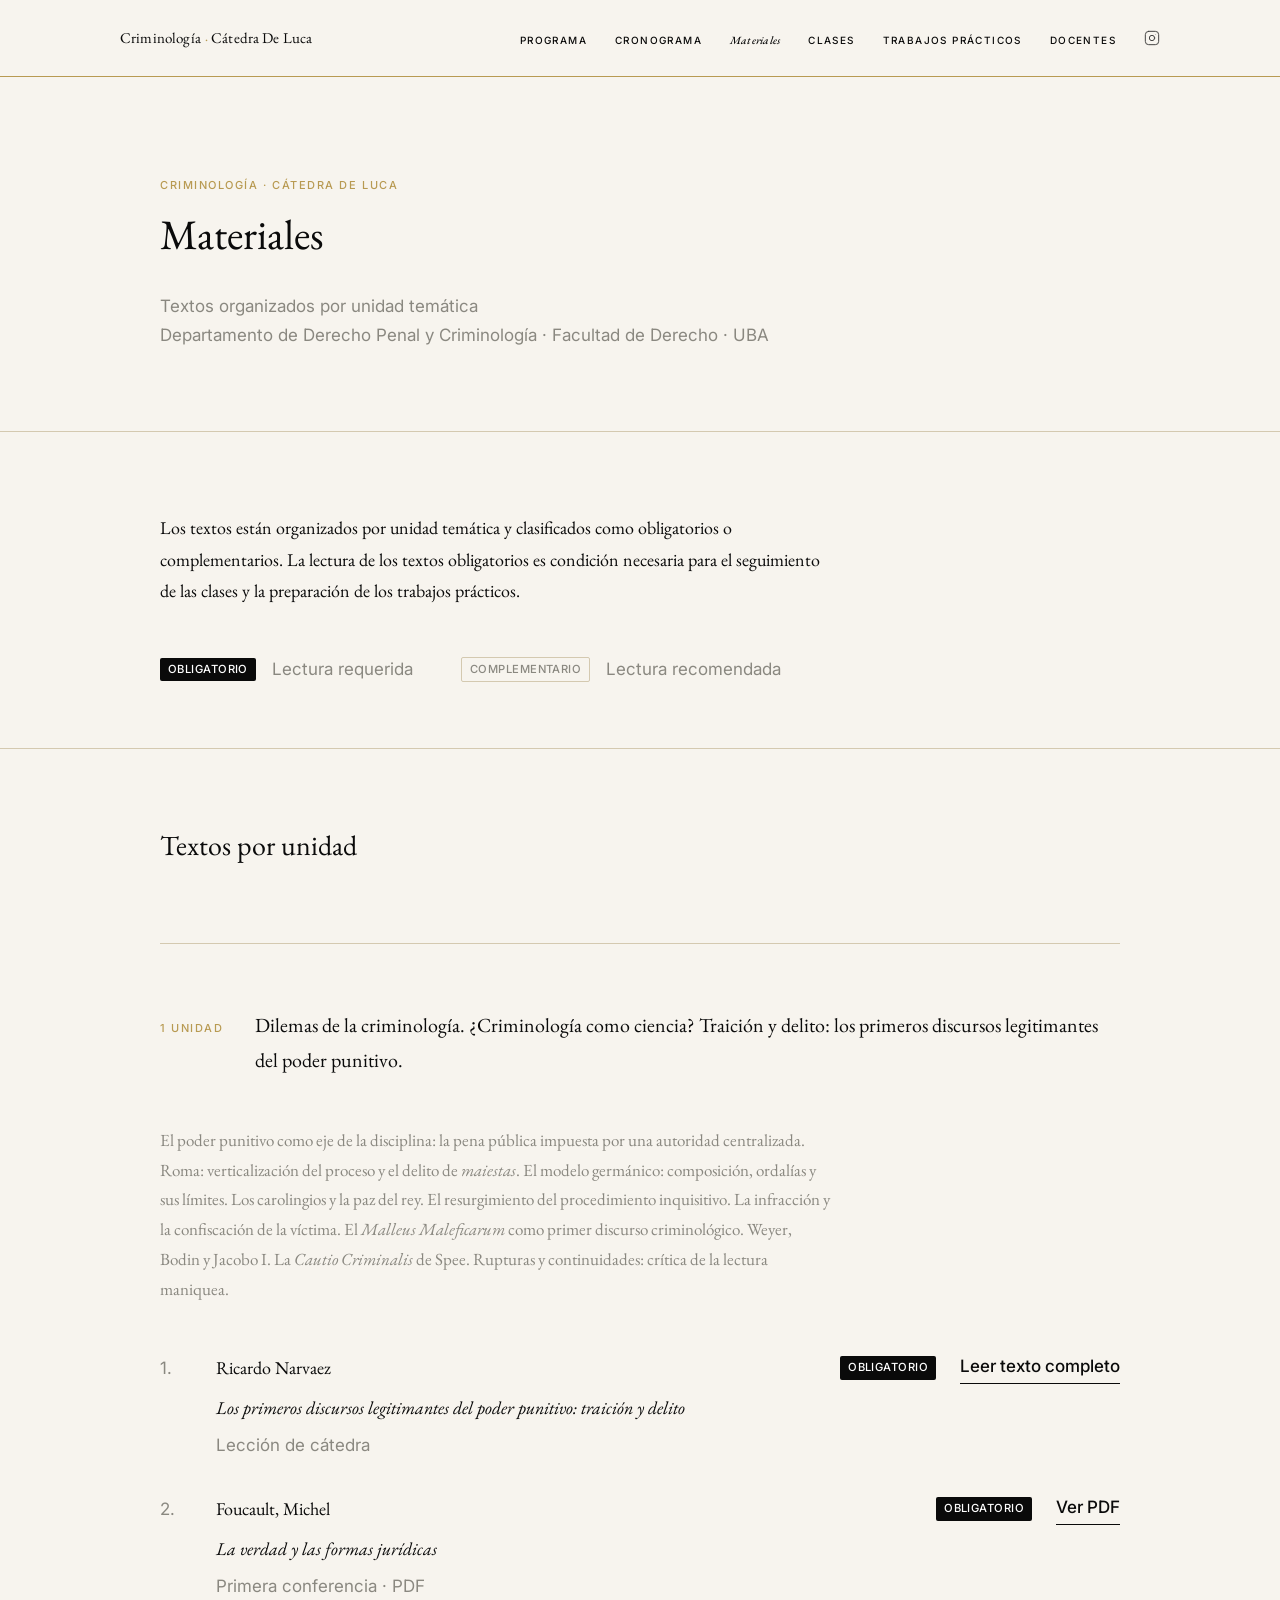
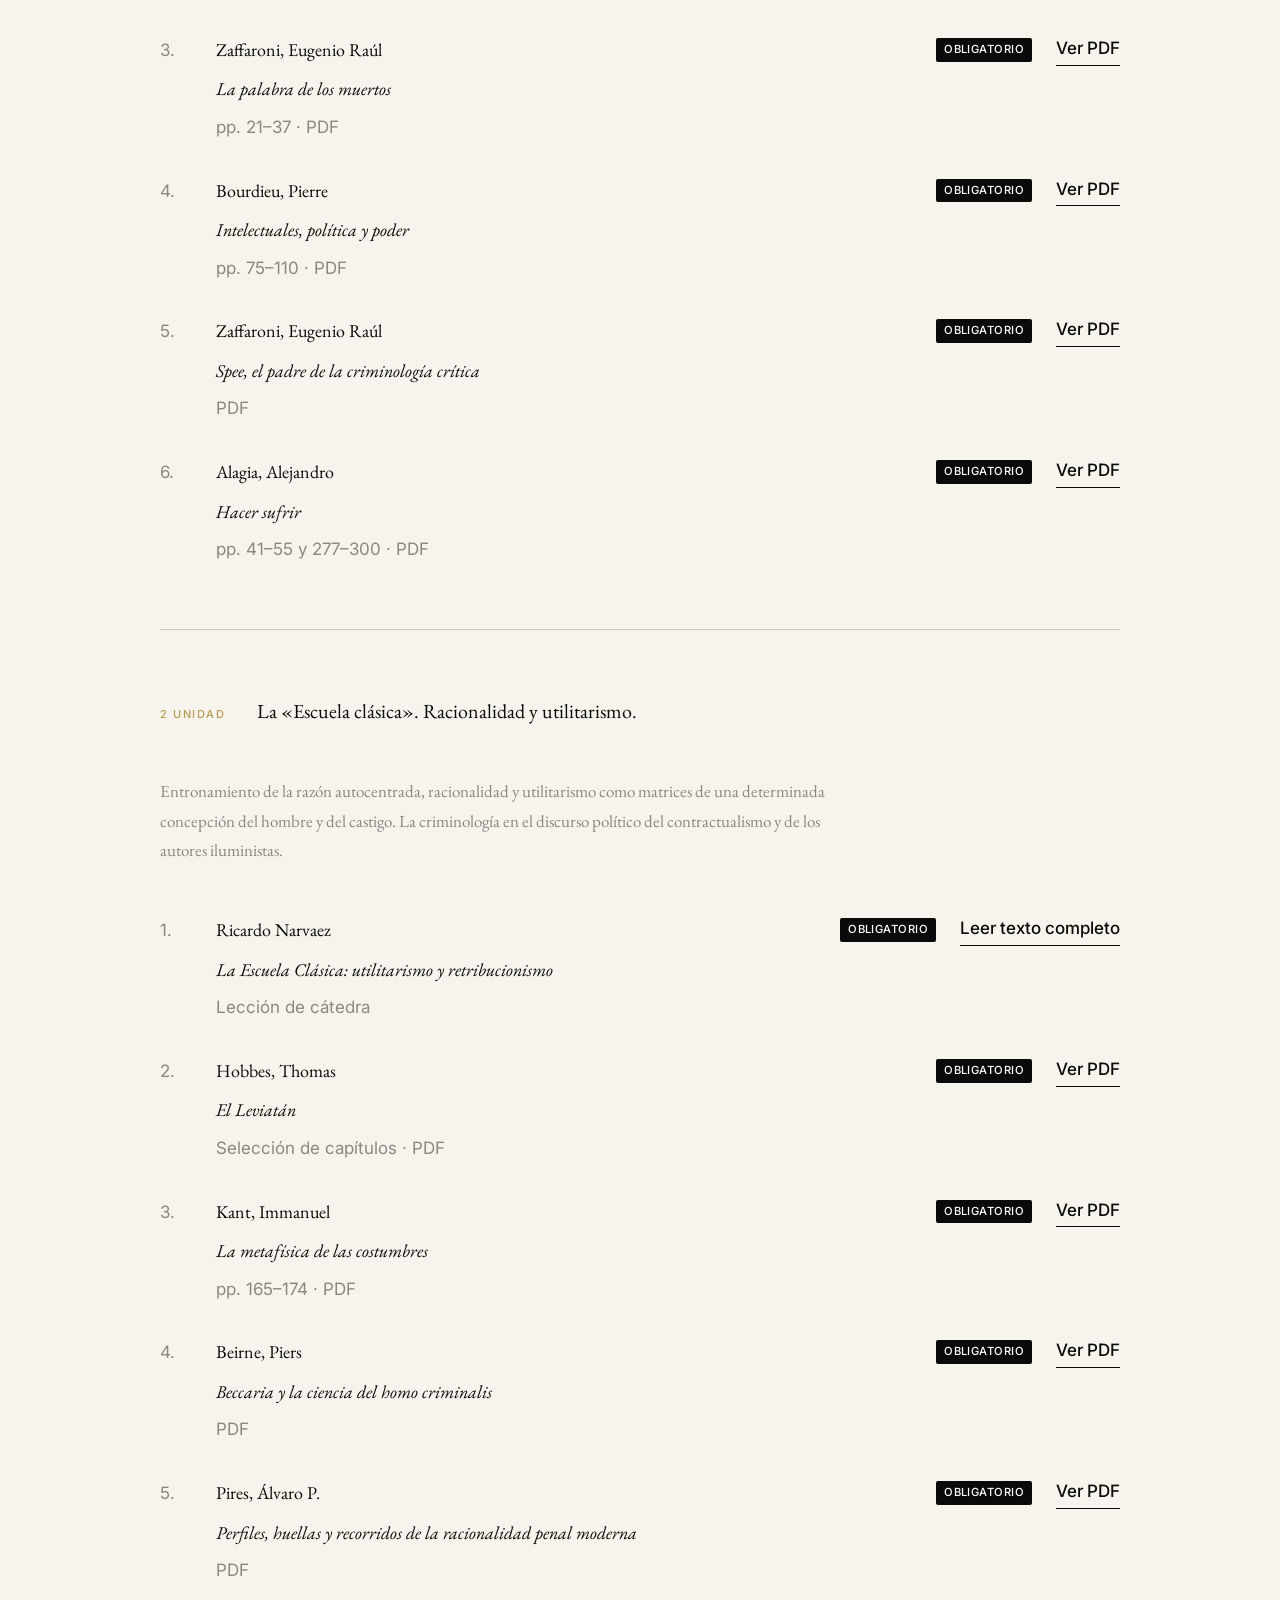
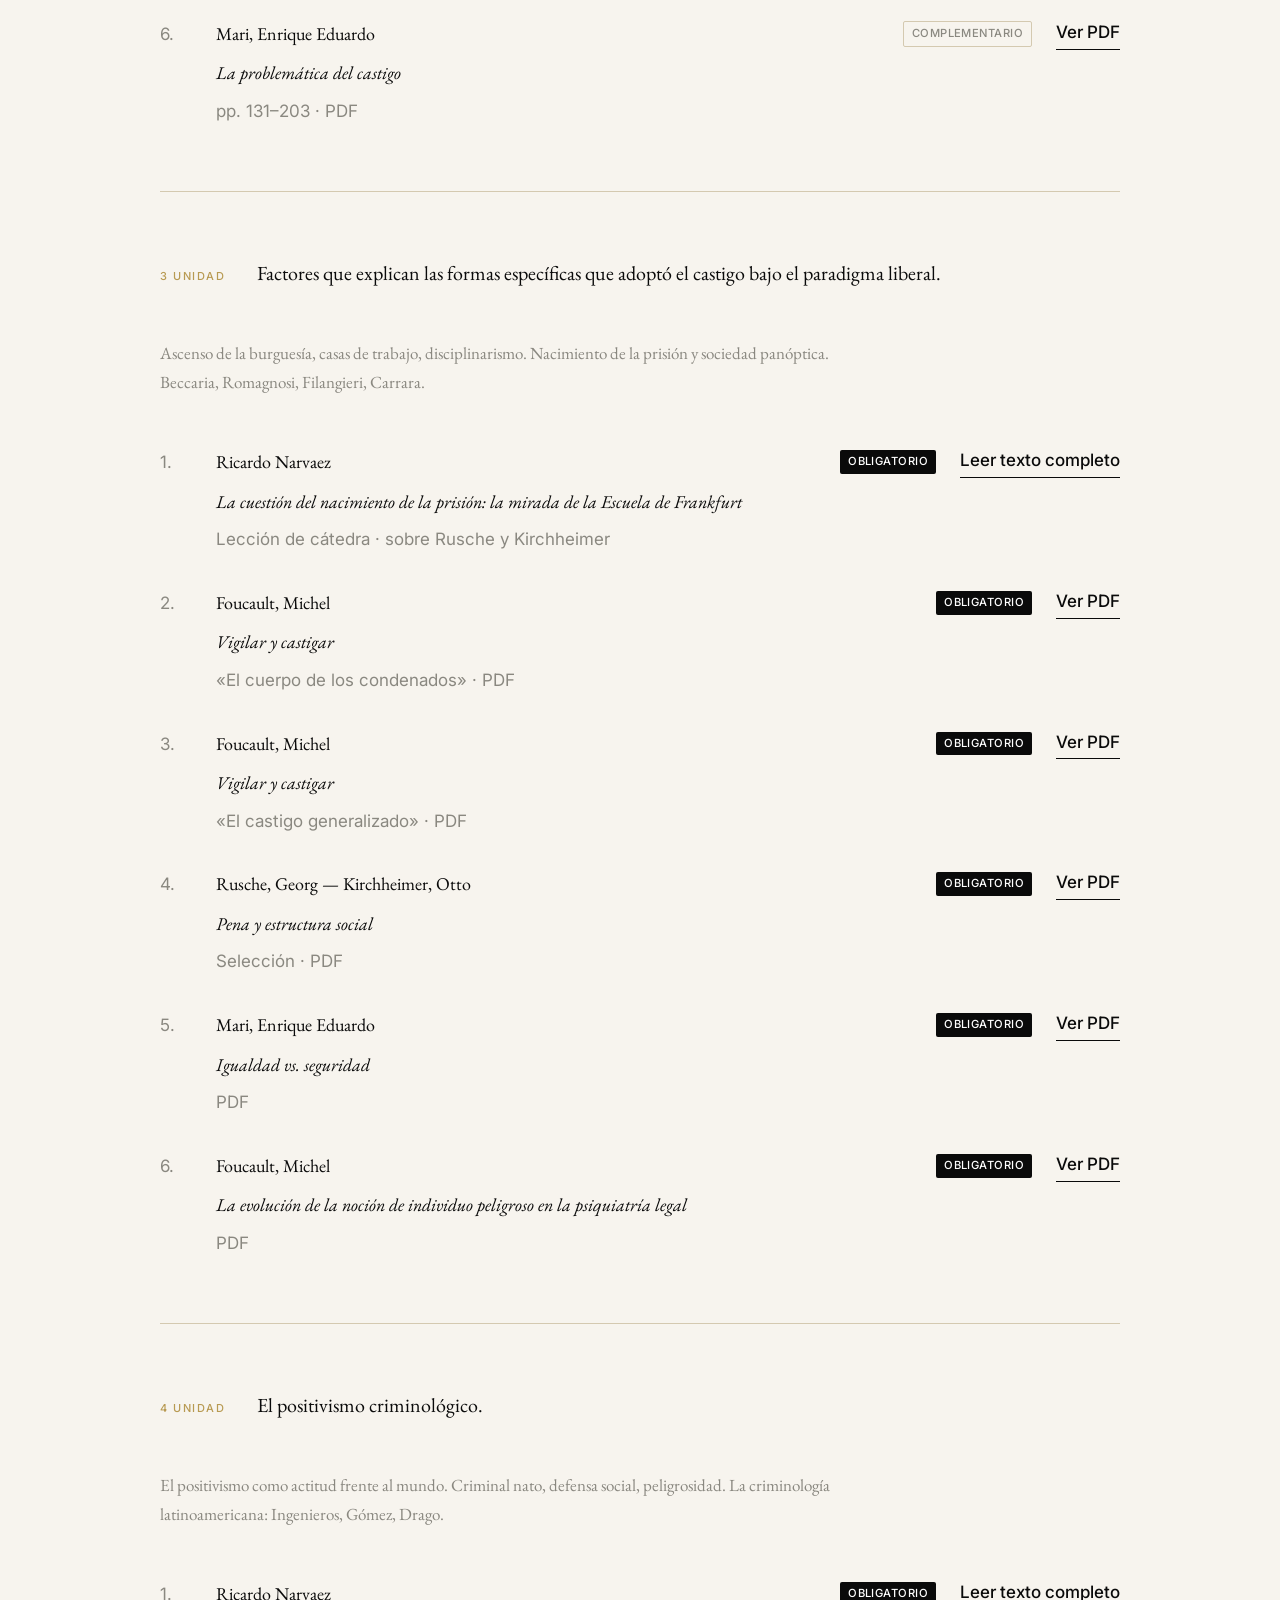
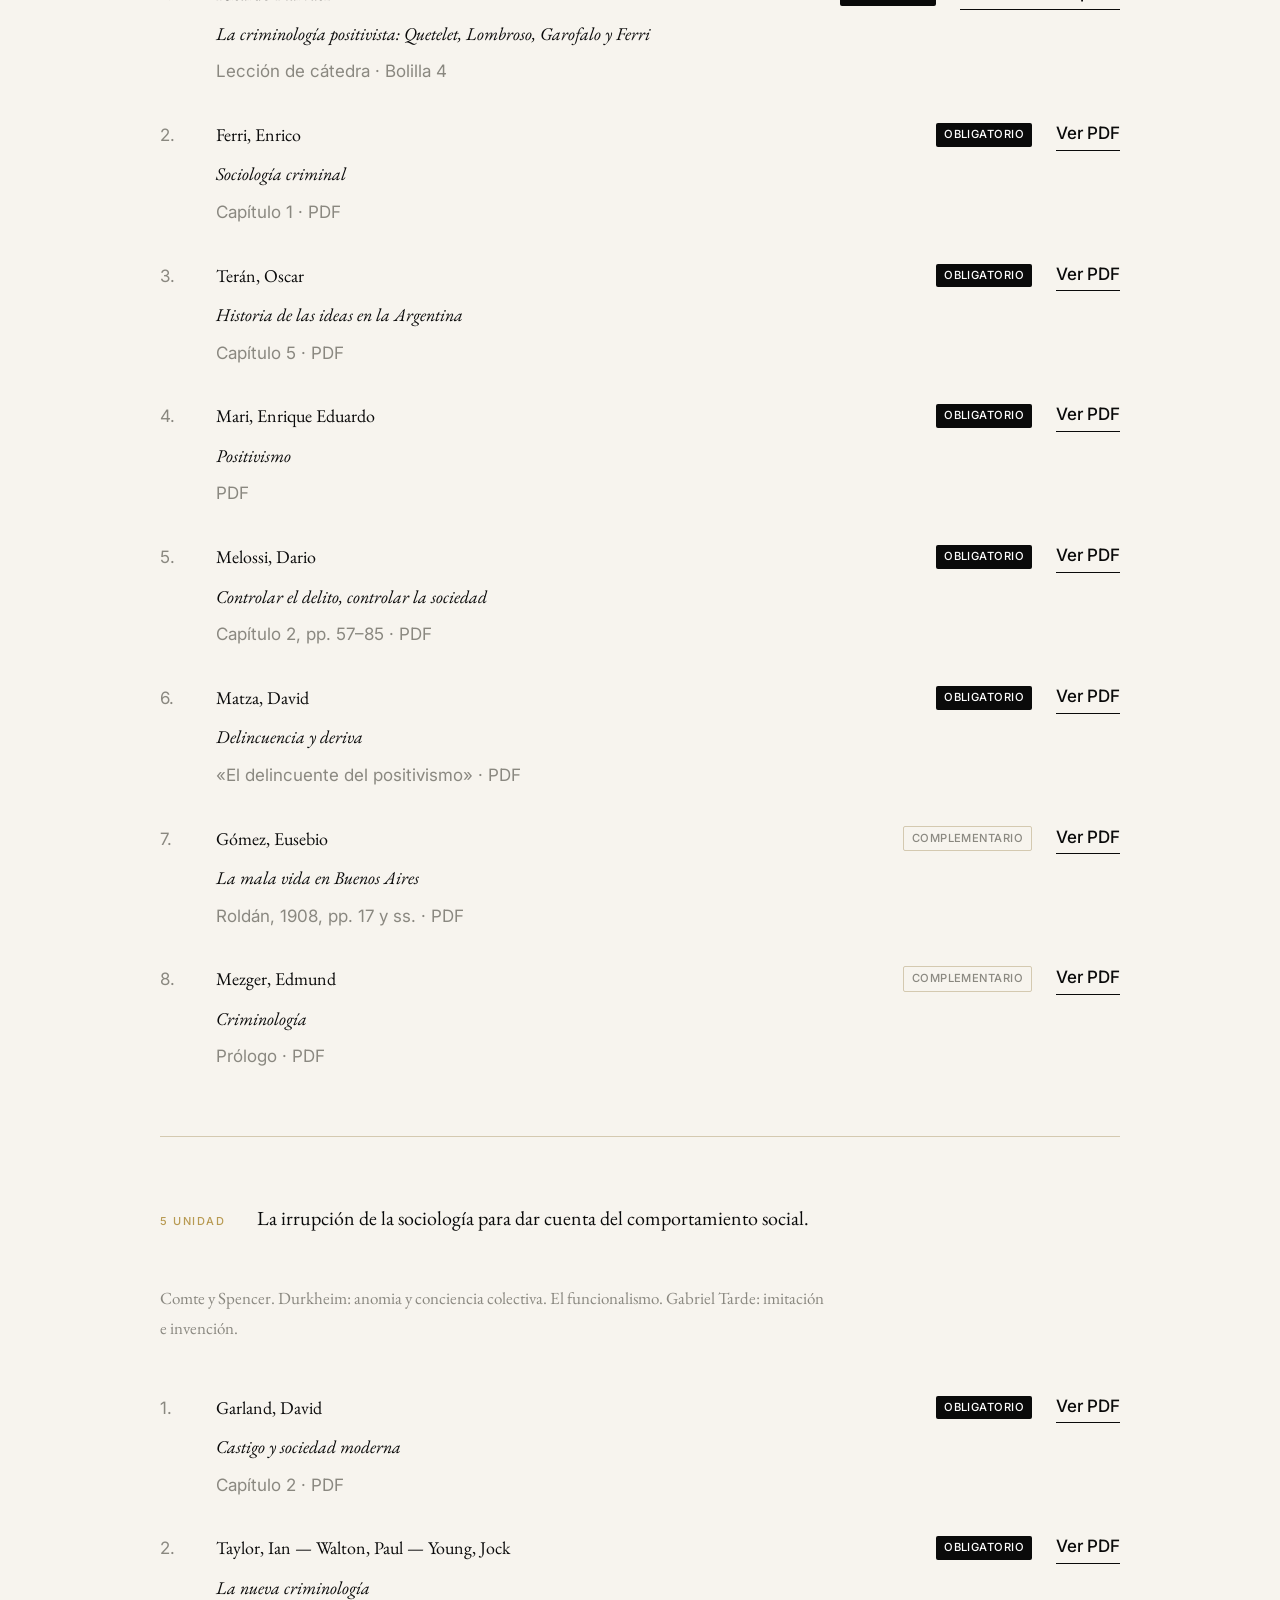
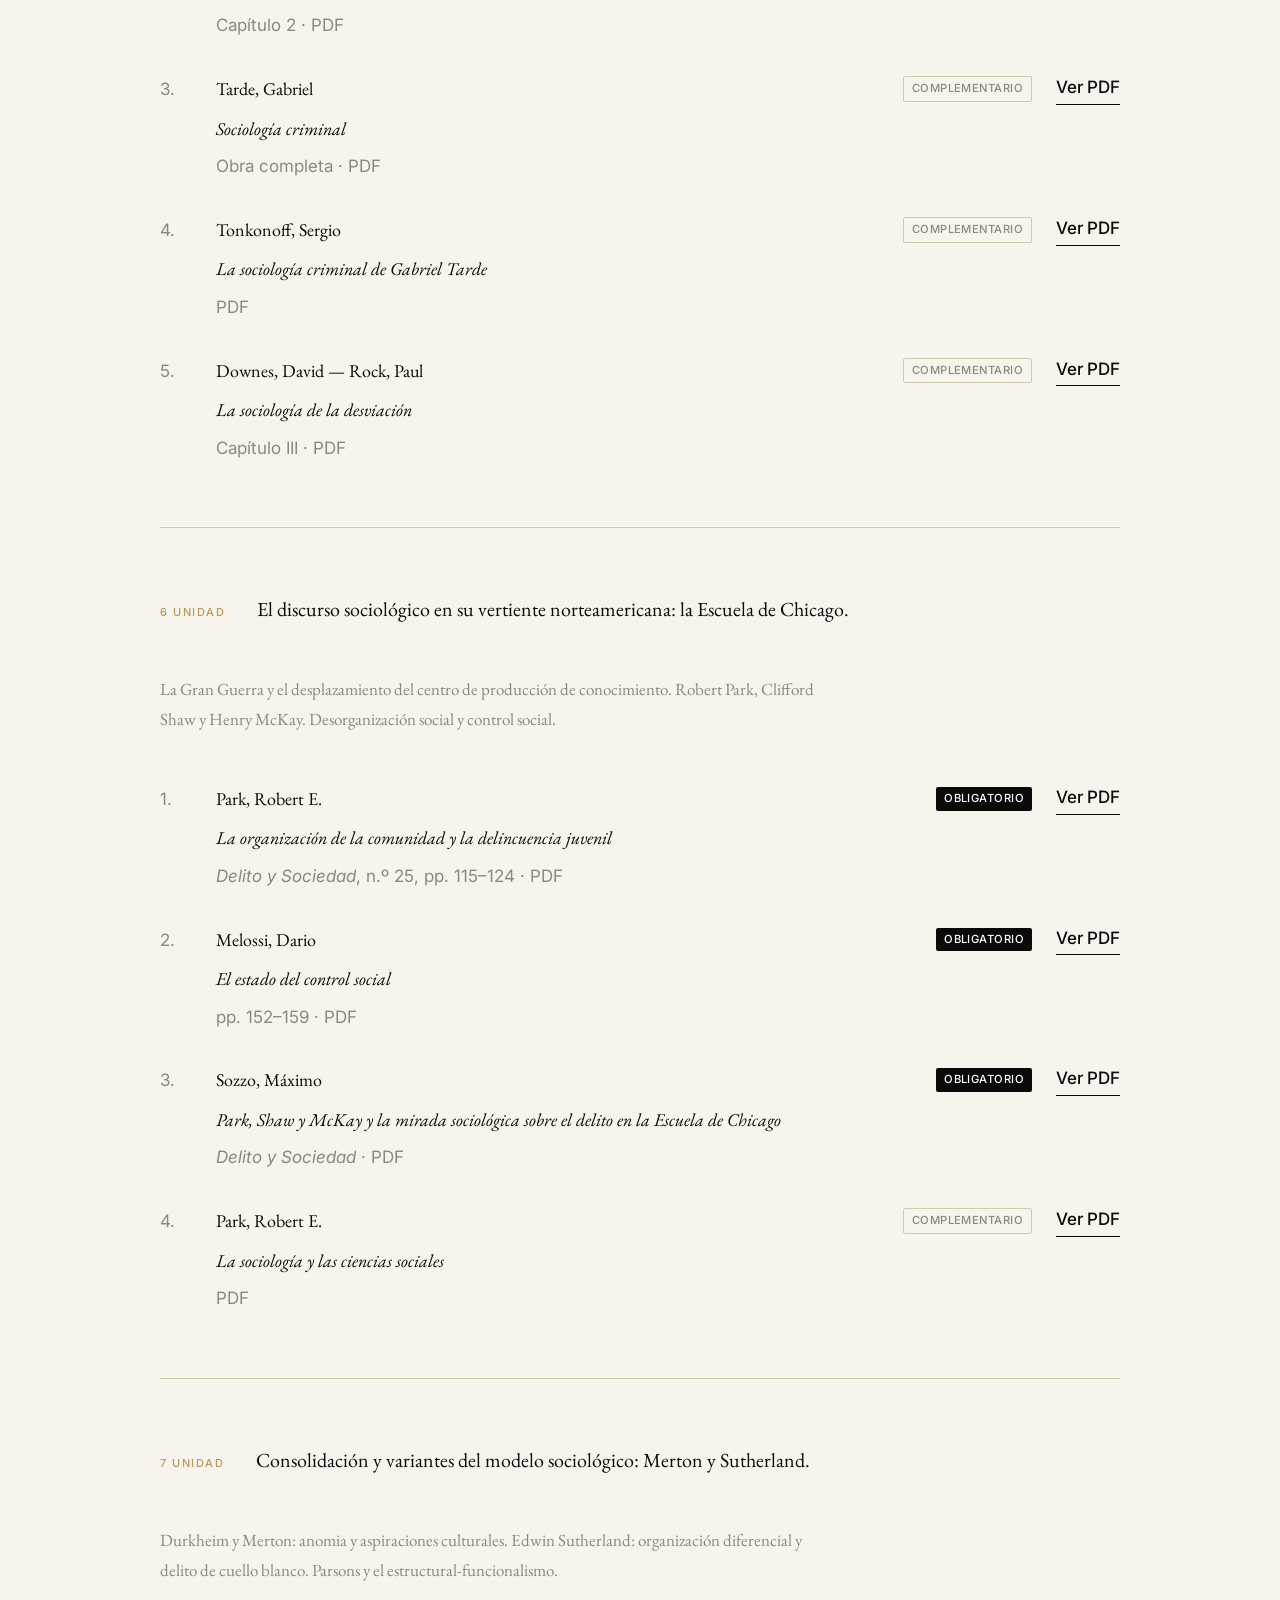
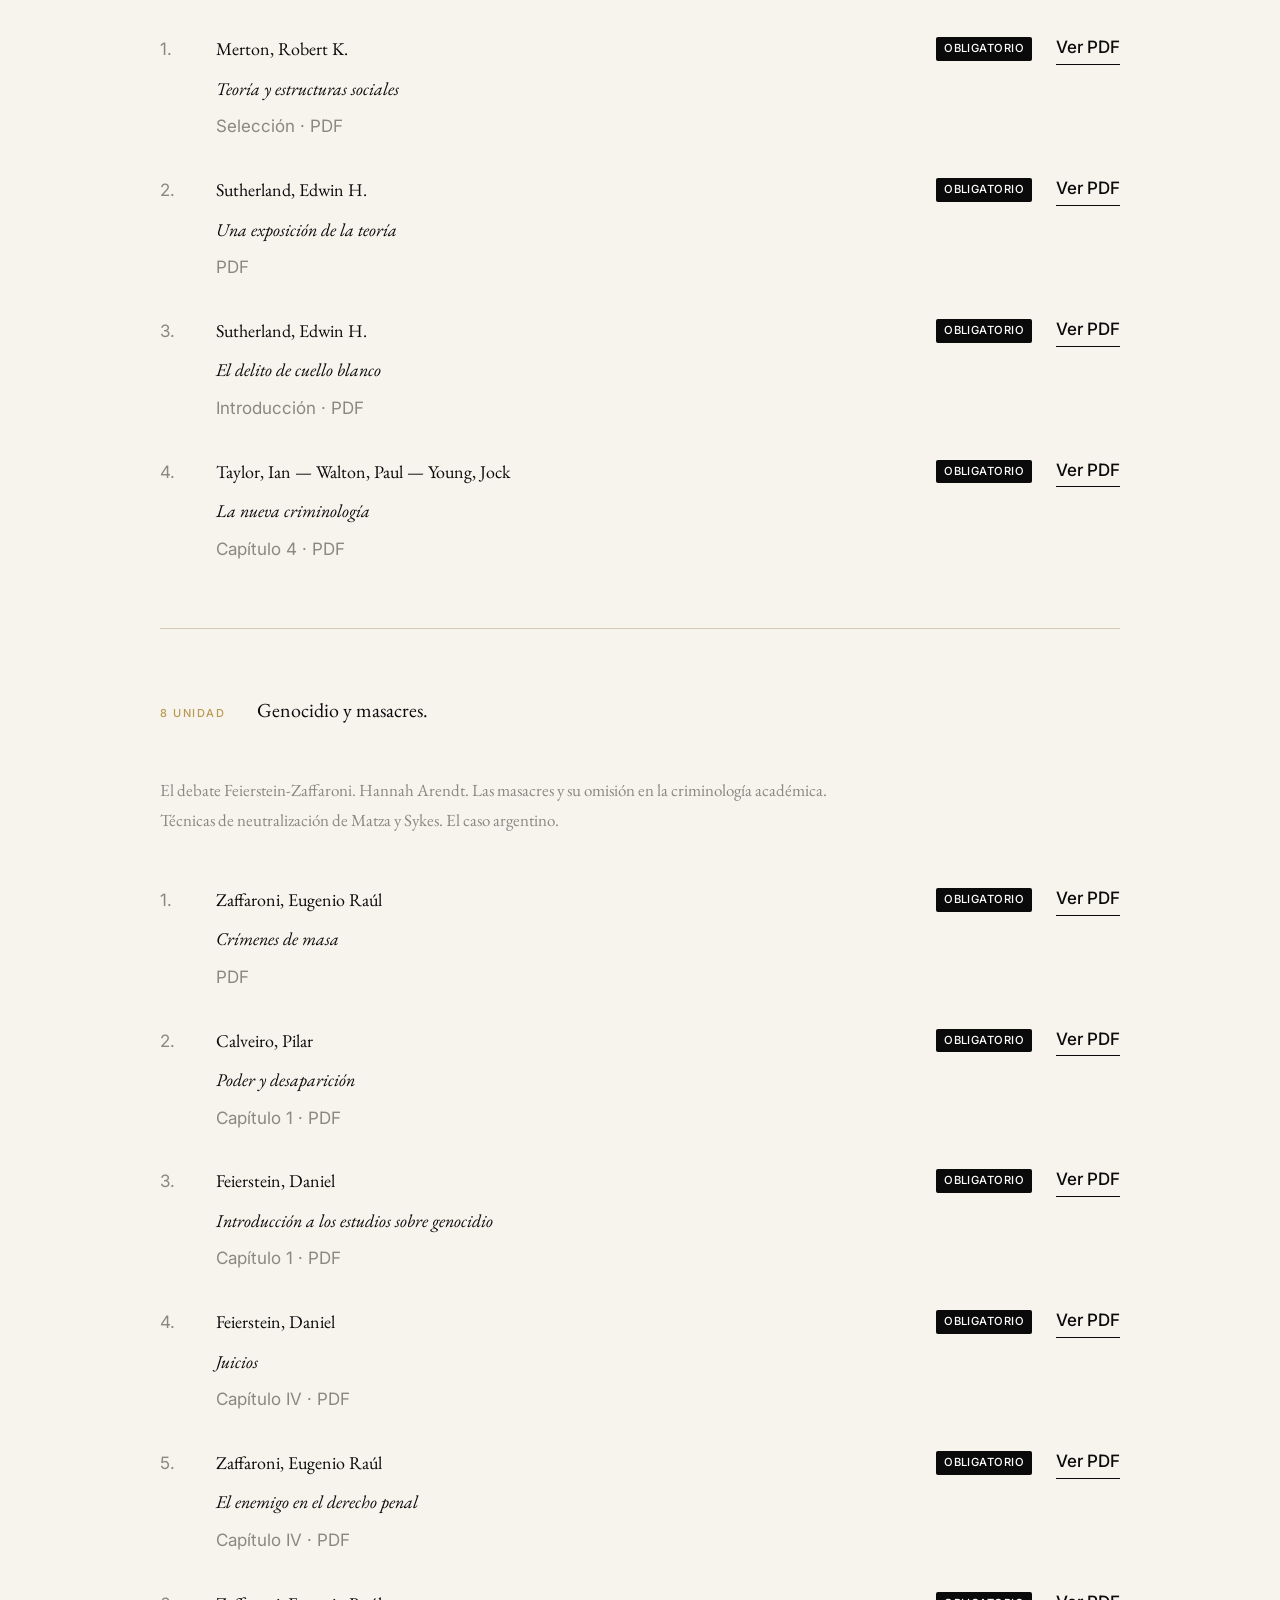
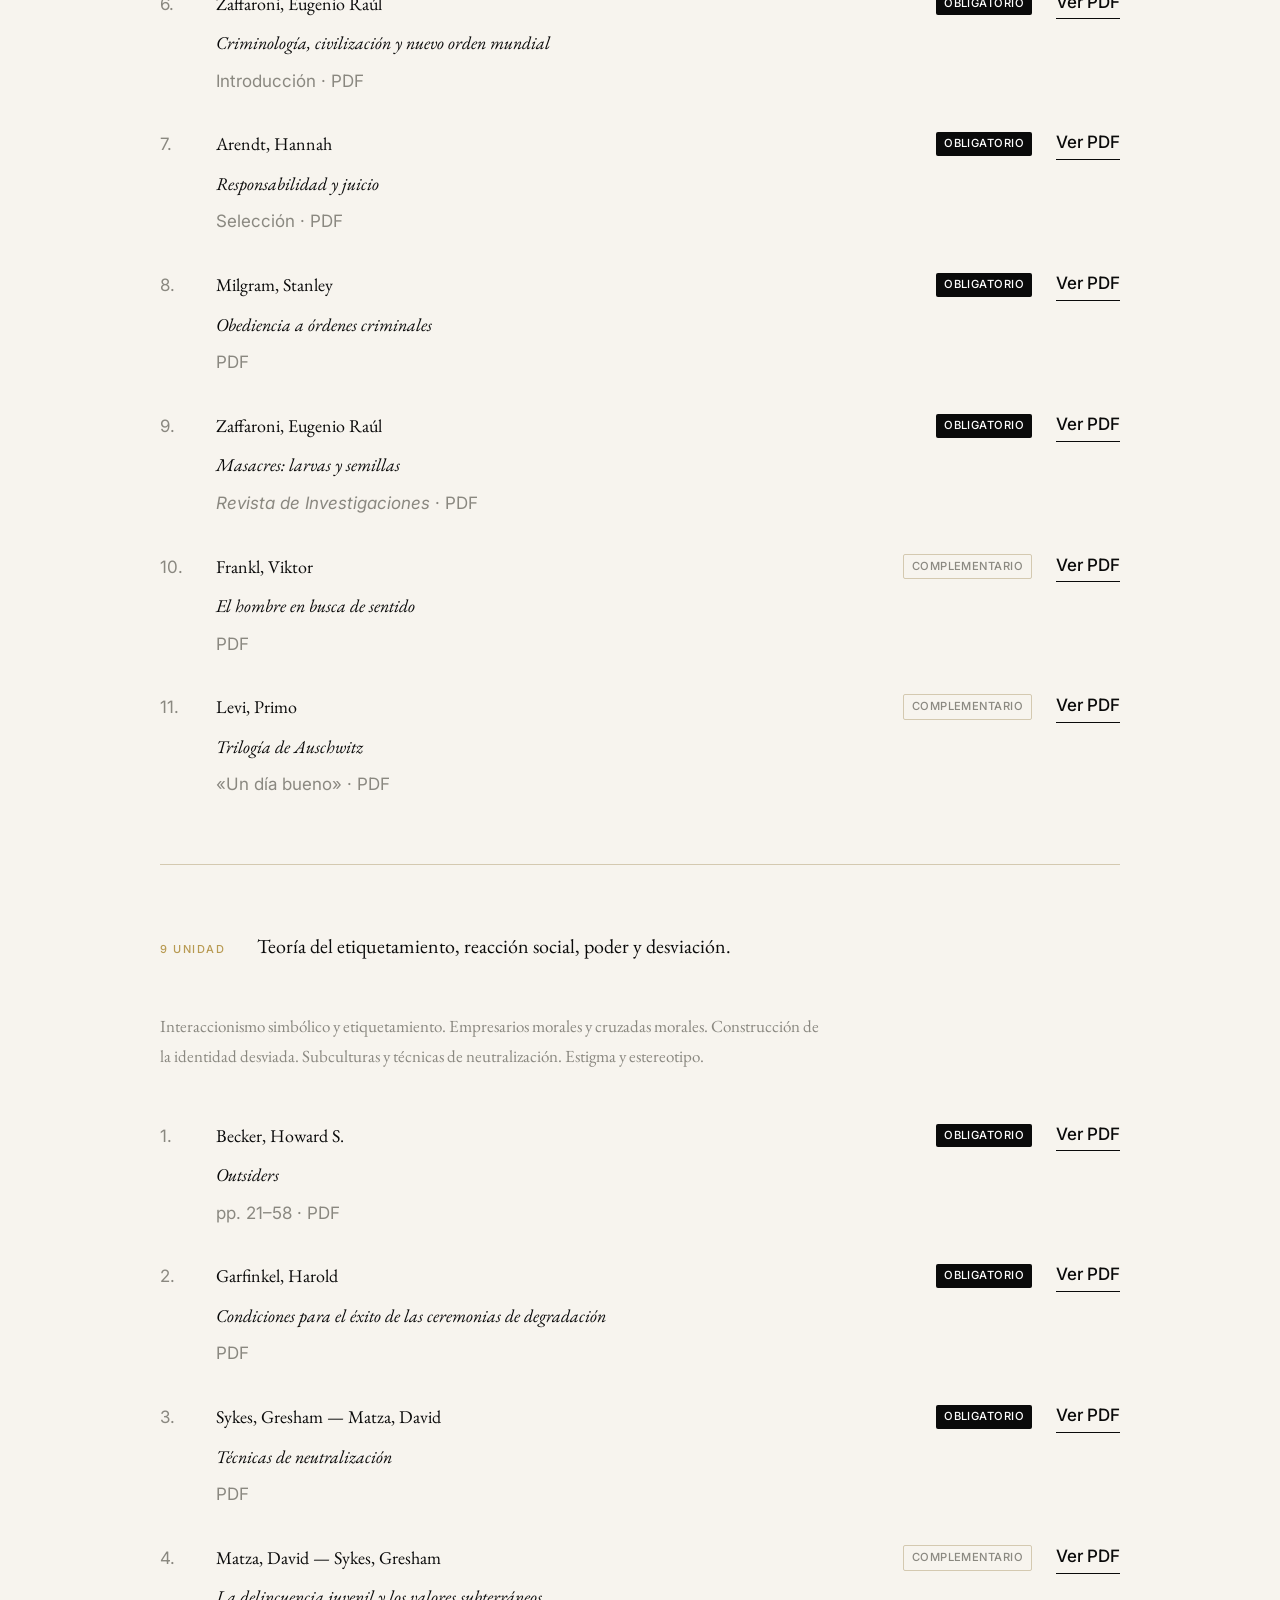
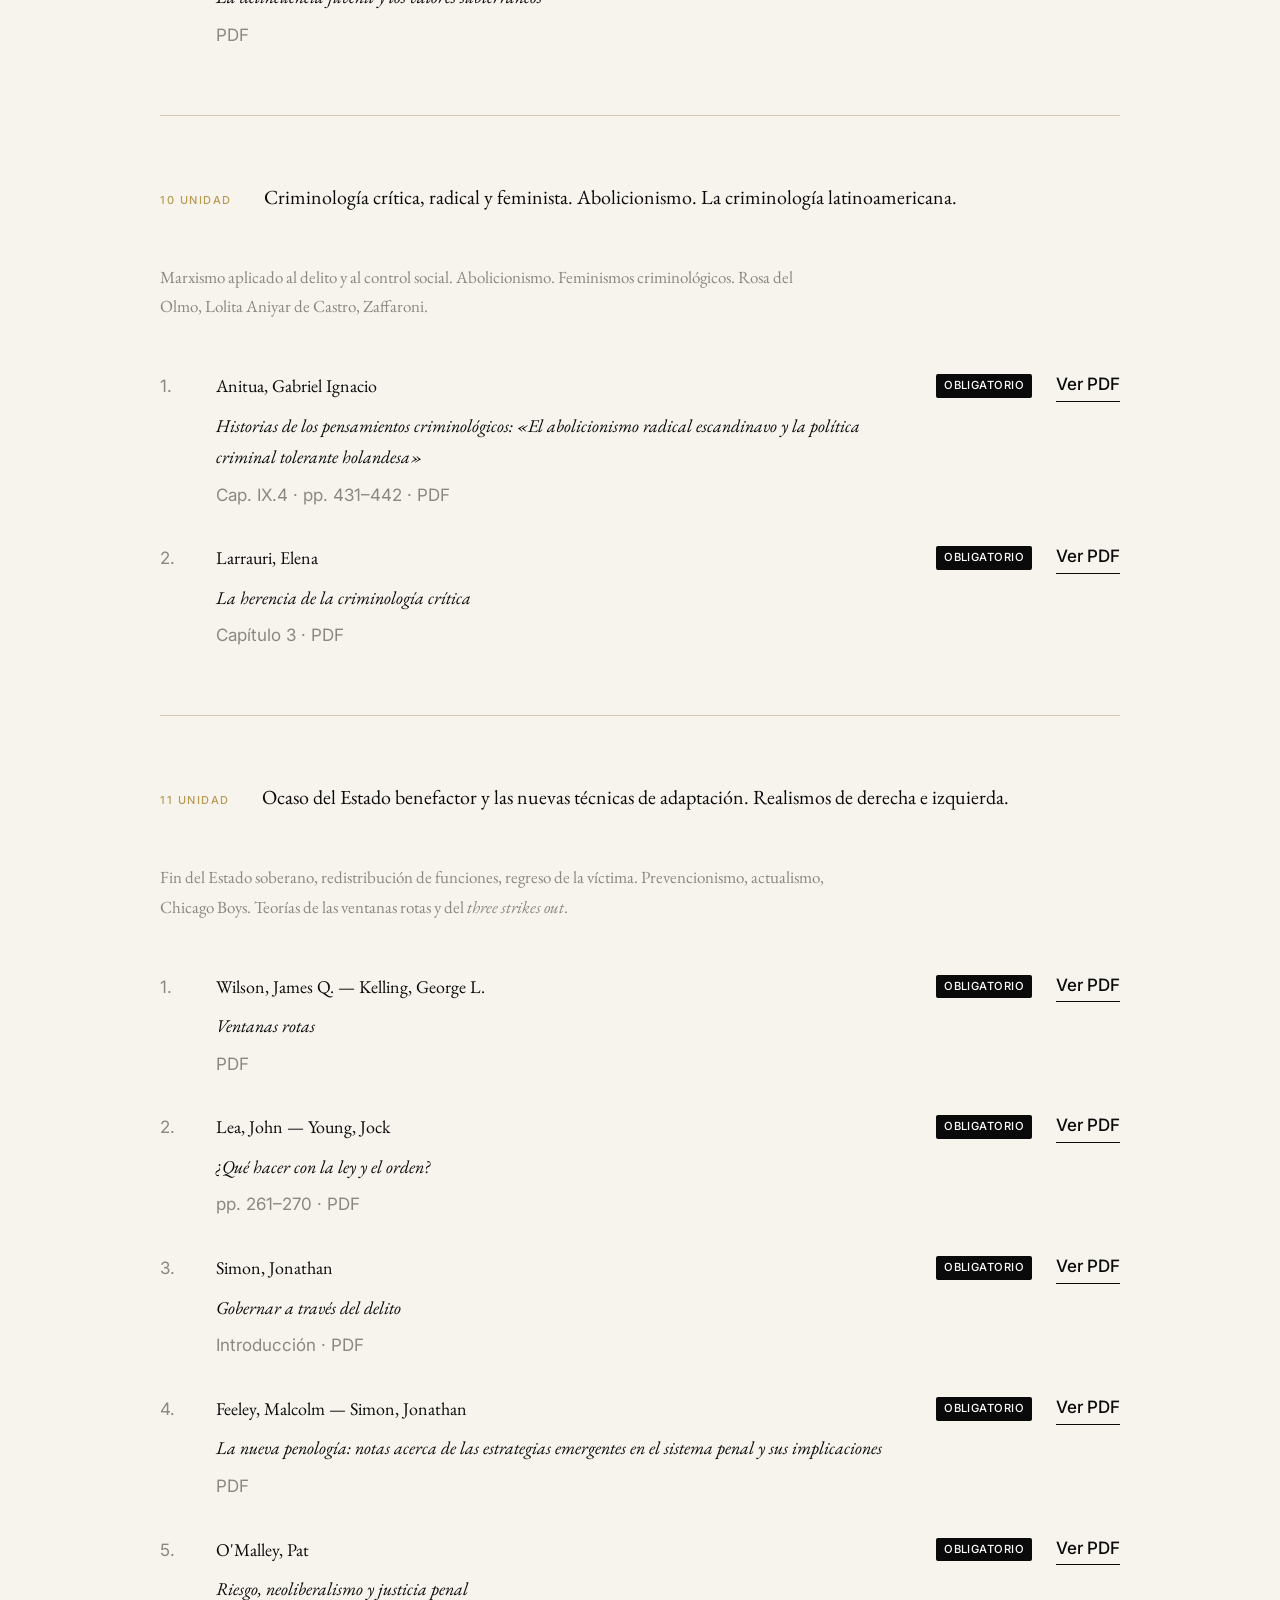
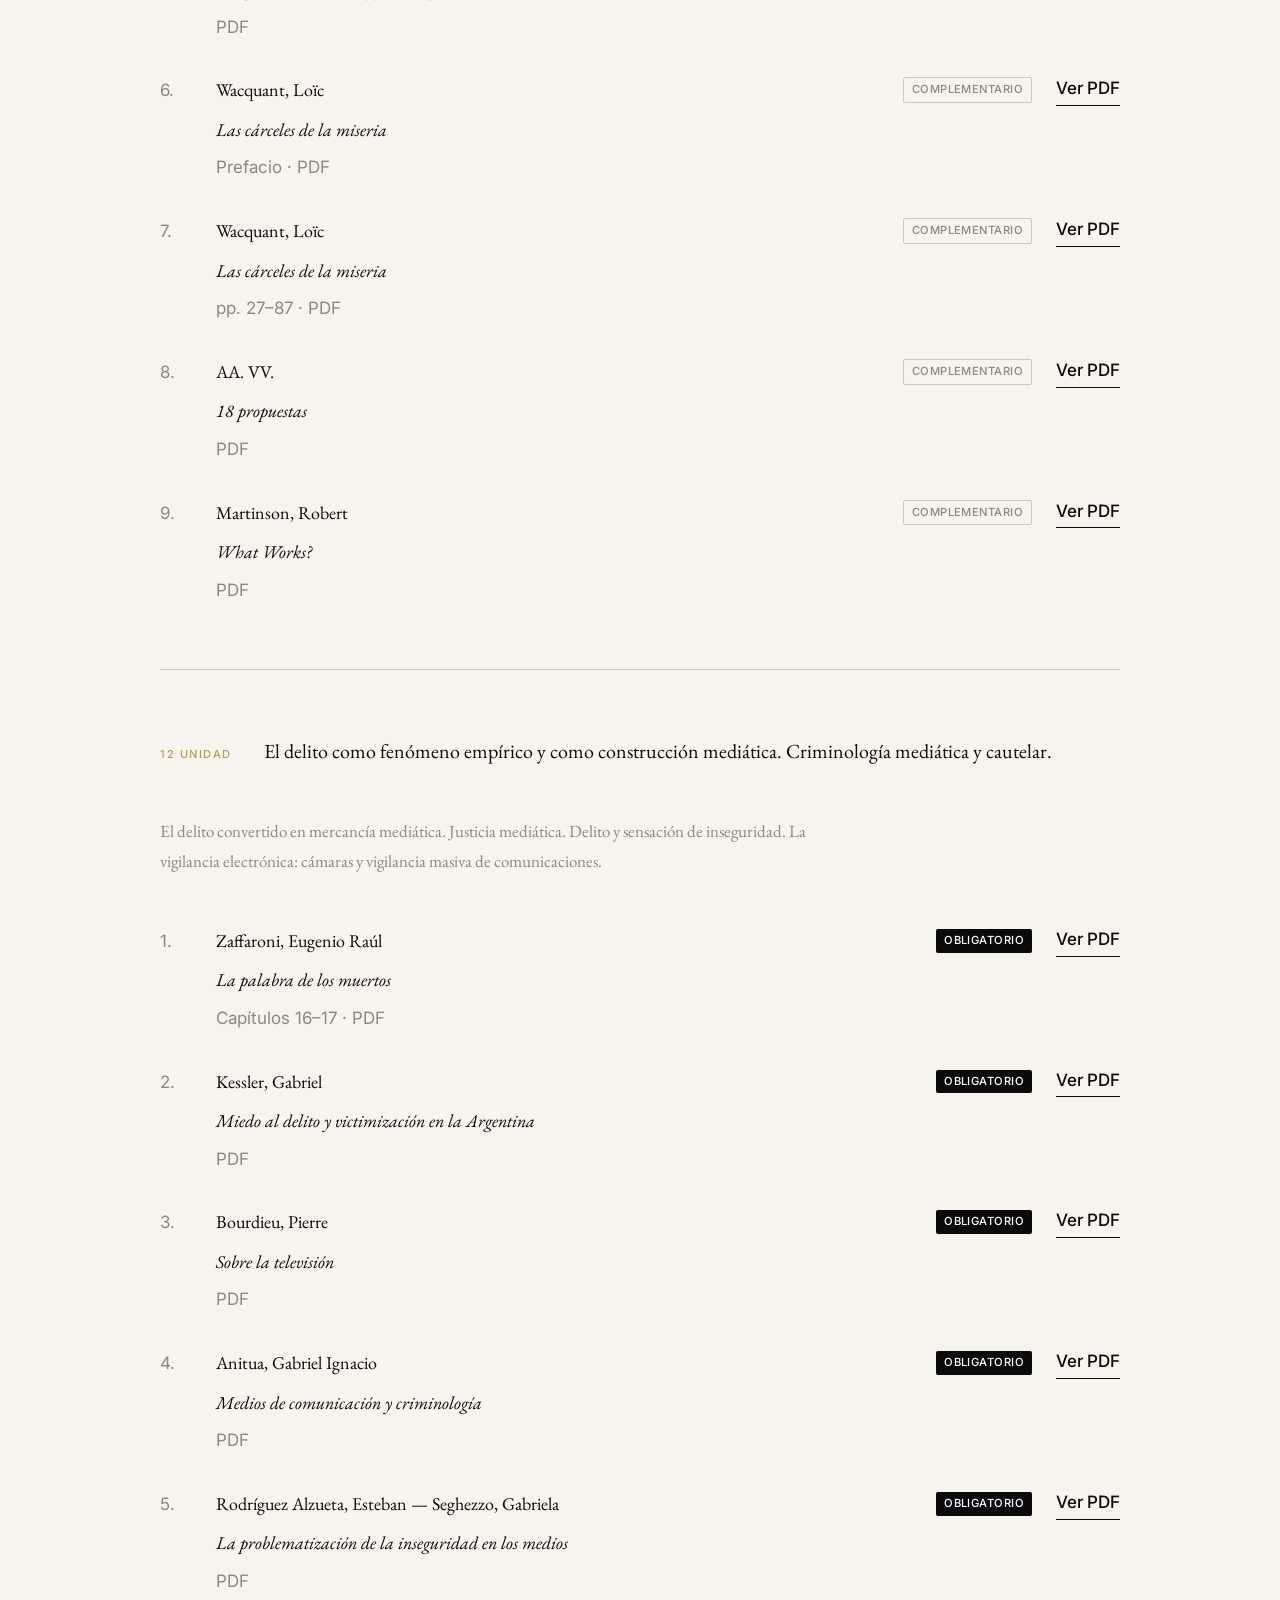
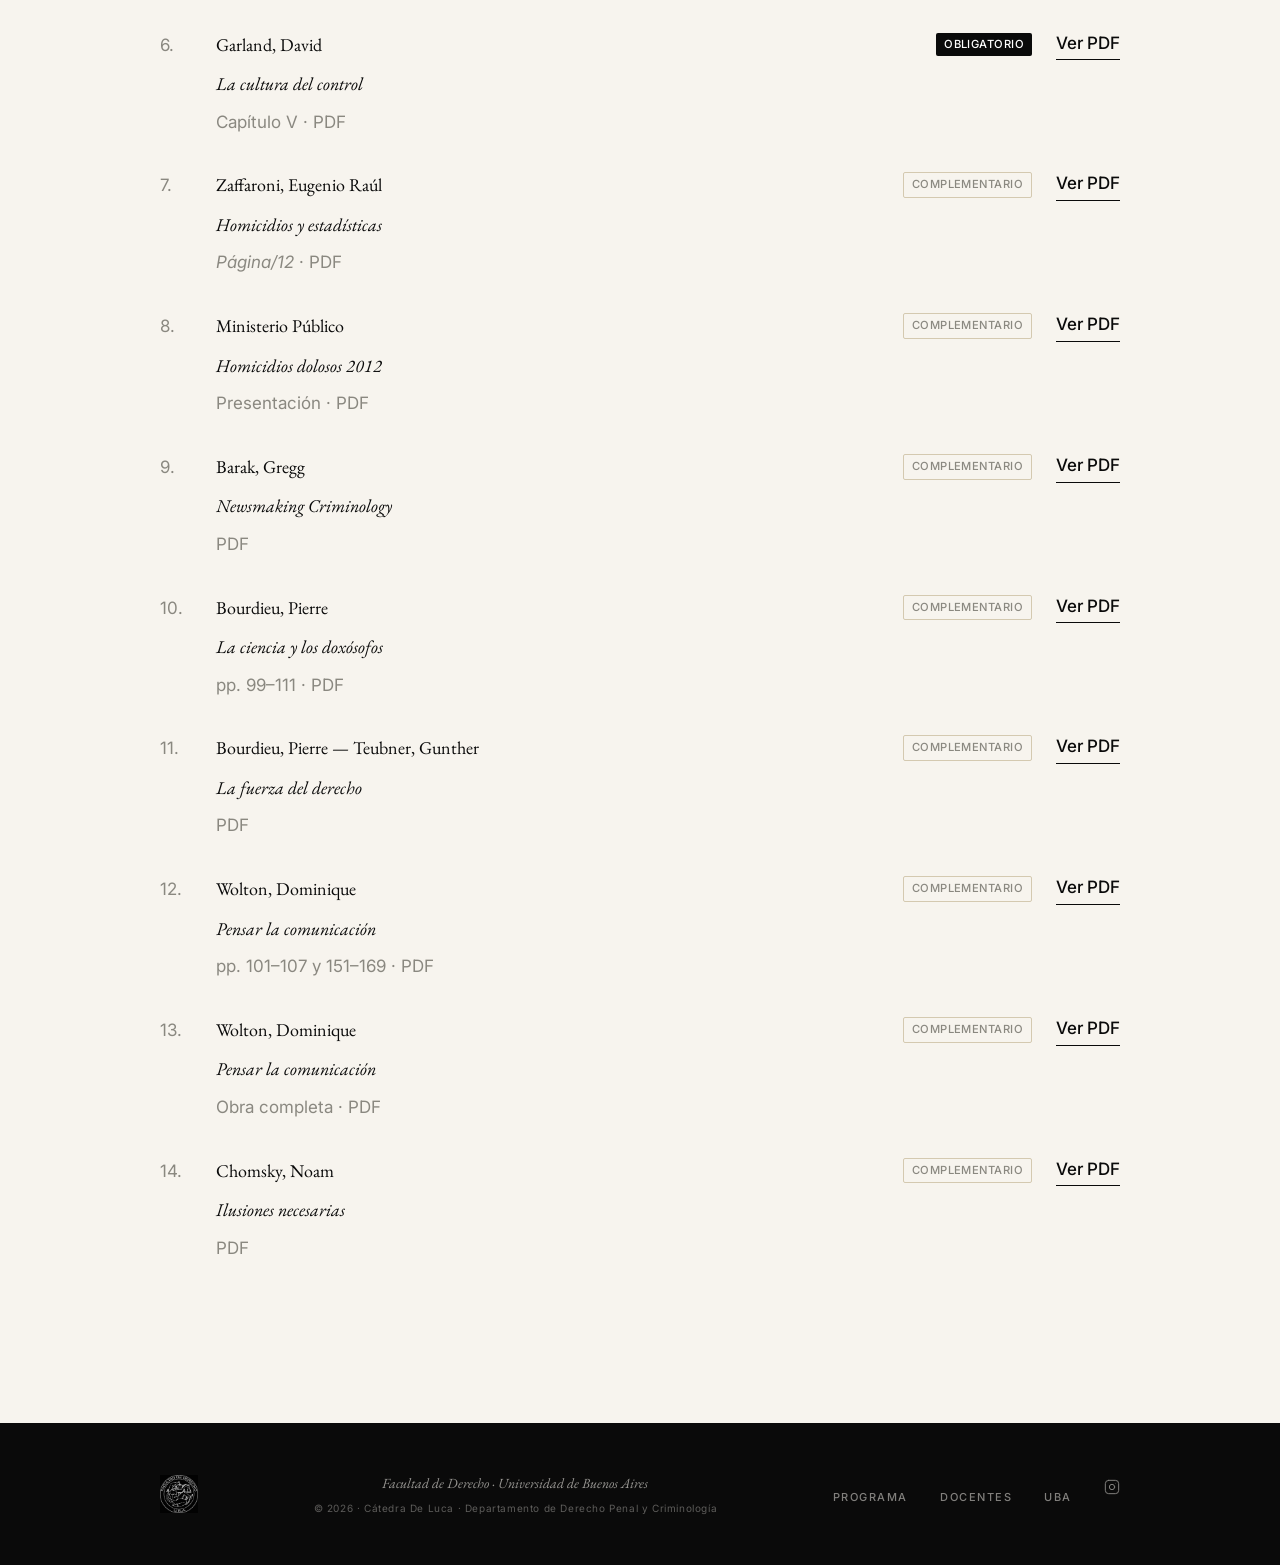
<file: materiales.html>
<!DOCTYPE html>
<html lang="es-AR">
<head>
  <meta charset="UTF-8">
  <meta name="viewport" content="width=device-width, initial-scale=1.0">
  <meta name="description" content="Materiales de estudio de Criminología · Cátedra De Luca · Facultad de Derecho UBA. Textos obligatorios y complementarios organizados por unidad temática.">
  <meta name="author" content="Cátedra De Luca · Departamento de Derecho Penal y Criminología · UBA">
  <meta name="robots" content="index, follow">
  <link rel="canonical" href="https://RicardoDeckard.github.io/criminologia/materiales.html">

  <meta property="og:title" content="Materiales · Criminología · Cátedra De Luca · UBA">
  <meta property="og:description" content="Textos obligatorios y complementarios de Criminología, Cátedra De Luca, organizados por unidad temática.">
  <meta property="og:type" content="website">
  <meta property="og:url" content="https://RicardoDeckard.github.io/criminologia/materiales.html">
  <meta property="og:locale" content="es_AR">
  <meta property="og:site_name" content="Criminología · Cátedra De Luca · UBA">

  <title>Materiales · Criminología · Cátedra De Luca · UBA</title>

  <link rel="preconnect" href="https://fonts.googleapis.com">
  <link rel="preconnect" href="https://fonts.gstatic.com" crossorigin>
  <link href="https://fonts.googleapis.com/css2?family=EB+Garamond:ital,wght@0,400;0,500;1,400;1,500&family=Inter:wght@300;400;500&display=swap" rel="stylesheet">
  <link rel="stylesheet" href="css/main.css">

  <script type="application/ld+json">
  [
    {
      "@context": "https://schema.org",
      "@type": "ItemList",
      "name": "Materiales de estudio · Criminología · Cátedra De Luca · UBA",
      "description": "Textos obligatorios y complementarios organizados por unidad temática para la materia Criminología de la Cátedra De Luca, Facultad de Derecho, Universidad de Buenos Aires.",
      "url": "https://RicardoDeckard.github.io/criminologia/materiales.html",
      "numberOfItems": 12,
      "itemListElement": [
        {"@type": "ListItem", "position": 1, "name": "Bolilla 1 — Dilemas de la criminología. Traición y delito: los primeros discursos legitimantes del poder punitivo."},
        {"@type": "ListItem", "position": 2, "name": "Bolilla 2 — La Escuela clásica. Racionalidad y utilitarismo. Textos: Lección de cátedra, Hobbes, Kant, Beirne, Pires, Mari."},
        {"@type": "ListItem", "position": 3, "name": "Bolilla 3 — Factores que explican las formas específicas del castigo bajo el paradigma liberal."},
        {"@type": "ListItem", "position": 4, "name": "Bolilla 4 — El positivismo criminológico."},
        {"@type": "ListItem", "position": 5, "name": "Bolilla 5 — La irrupción de la sociología para dar cuenta del comportamiento social."},
        {"@type": "ListItem", "position": 6, "name": "Bolilla 6 — El discurso sociológico en su vertiente norteamericana: Escuela de Chicago."},
        {"@type": "ListItem", "position": 7, "name": "Bolilla 7 — Consolidación y variantes del modelo sociológico: Merton y Sutherland."},
        {"@type": "ListItem", "position": 8, "name": "Bolilla 8 — Genocidio y masacres."},
        {"@type": "ListItem", "position": 9, "name": "Bolilla 9 — Teoría del etiquetamiento, reacción social, poder y desviación."},
        {"@type": "ListItem", "position": 10, "name": "Bolilla 10 — Criminología crítica, radical y feminista. La criminología latinoamericana."},
        {"@type": "ListItem", "position": 11, "name": "Bolilla 11 — Ocaso del Estado benefactor y las nuevas técnicas de adaptación. Realismo de derecha."},
        {"@type": "ListItem", "position": 12, "name": "Bolilla 12 — El delito como fenómeno empírico y como construcción mediática."}
      ]
    },
    {
      "@context": "https://schema.org",
      "@type": "BreadcrumbList",
      "itemListElement": [
        {
          "@type": "ListItem",
          "position": 1,
          "name": "Criminología · Cátedra De Luca",
          "item": "https://RicardoDeckard.github.io/criminologia/"
        },
        {
          "@type": "ListItem",
          "position": 2,
          "name": "Materiales",
          "item": "https://RicardoDeckard.github.io/criminologia/materiales.html"
        }
      ]
    }
  ]
  </script>

  <style>
    .page-header {
      padding-top: calc(80px + var(--space-4xl));
      padding-bottom: var(--space-3xl);
      border-bottom: var(--line-gris);
    }

    .page-eyebrow {
      font-family: var(--font-sans);
      font-size: var(--type-label);
      font-weight: 500;
      letter-spacing: var(--tracking-label);
      text-transform: uppercase;
      color: var(--color-dorado);
      display: block;
      margin-bottom: var(--space-sm);
    }

    .page-title {
      font-family: var(--font-serif);
      font-size: var(--type-h1);
      font-weight: 400;
      line-height: var(--leading-tight);
      margin-bottom: var(--space-lg);
    }

    .page-subtitle {
      font-family: var(--font-sans);
      font-size: var(--type-body-sm);
      color: var(--color-gris);
      line-height: var(--leading-loose);
    }

    /* ── Sección de indicaciones ── */
    .section-indicaciones {
      padding-top: var(--space-3xl);
      padding-bottom: var(--space-2xl);
      border-bottom: var(--line-gris);
    }

    .indicaciones-intro {
      font-family: var(--font-serif);
      font-size: var(--type-body);
      line-height: var(--leading-loose);
      color: var(--color-negro);
      max-width: 42rem;
      margin-bottom: var(--space-xl);
    }

    .leyenda-tipos {
      display: flex;
      gap: var(--space-xl);
      flex-wrap: wrap;
    }

    .leyenda-item {
      display: flex;
      align-items: center;
      gap: var(--space-sm);
      font-family: var(--font-sans);
      font-size: var(--type-body-sm);
      color: var(--color-gris);
    }

    .badge {
      display: inline-block;
      padding: 2px 8px;
      border-radius: 2px;
      font-size: 0.7rem;
      font-family: var(--font-sans);
      font-weight: 500;
      letter-spacing: 0.04em;
      text-transform: uppercase;
    }

    .badge-obligatorio {
      background-color: var(--color-negro);
      color: #FFFFFF;
    }

    .badge-complementario {
      background-color: transparent;
      color: var(--color-gris);
      border: 1px solid var(--color-gris-claro);
    }

    /* ── Sección de textos ── */
    .section-materiales {
      padding-top: var(--space-3xl);
      padding-bottom: var(--space-4xl);
    }

    .section-title {
      font-family: var(--font-serif);
      font-size: var(--type-h2);
      font-weight: 400;
      margin-bottom: var(--space-3xl);
      color: var(--color-negro);
    }

    /* ── Bolilla ── */
    .bolilla {
      border-top: var(--line-gris);
      padding-top: var(--space-2xl);
      padding-bottom: var(--space-2xl);
    }

    .bolilla-header {
      display: flex;
      align-items: baseline;
      gap: var(--space-lg);
      margin-bottom: var(--space-xl);
    }

    .bolilla-num {
      font-family: var(--font-sans);
      font-size: var(--type-label);
      font-weight: 500;
      letter-spacing: var(--tracking-label);
      text-transform: uppercase;
      color: var(--color-dorado);
      min-width: 4ch;
      flex-shrink: 0;
    }

    .bolilla-titulo {
      font-family: var(--font-serif);
      font-size: 1.25rem;
      font-weight: 400;
      color: var(--color-negro);
      line-height: var(--leading-snug);
    }

    .bolilla-desc {
      font-family: var(--font-serif);
      font-size: var(--type-body-sm);
      line-height: var(--leading-loose);
      color: var(--color-gris);
      max-width: 42rem;
      margin-bottom: var(--space-xl);
    }

    /* ── Lista de textos ── */
    .textos-lista {
      list-style: none;
      padding: 0;
      margin: 0;
      display: flex;
      flex-direction: column;
      gap: var(--space-lg);
    }

    .texto-item {
      display: grid;
      grid-template-columns: 1.5rem 1fr auto;
      gap: var(--space-md) var(--space-lg);
      align-items: start;
    }

    .texto-num {
      font-family: var(--font-sans);
      font-size: var(--type-body-sm);
      color: var(--color-gris);
      padding-top: 2px;
    }

    .texto-info {
      display: flex;
      flex-direction: column;
      gap: var(--space-xs);
    }

    .texto-autor {
      font-family: var(--font-serif);
      font-size: var(--type-body);
      font-weight: 400;
      color: var(--color-negro);
    }

    .texto-titulo {
      font-family: var(--font-serif);
      font-size: var(--type-body);
      font-style: italic;
      color: var(--color-negro);
    }

    .texto-paginas {
      font-family: var(--font-sans);
      font-size: var(--type-body-sm);
      color: var(--color-gris);
    }

    .texto-actions {
      display: flex;
      align-items: center;
      gap: var(--space-md);
      flex-wrap: wrap;
    }

    .btn-pdf {
      display: inline-flex;
      align-items: center;
      gap: 6px;
      font-family: var(--font-sans);
      font-size: var(--type-body-sm);
      font-weight: 500;
      color: var(--color-negro);
      text-decoration: none;
      border-bottom: 1px solid var(--color-negro);
      padding-bottom: 1px;
      transition: color 0.2s, border-color 0.2s;
    }

    .btn-pdf:hover {
      color: var(--color-dorado);
      border-color: var(--color-dorado);
    }

    /* Estado "sin materiales cargados" */
    .sin-materiales {
      font-family: var(--font-sans);
      font-size: var(--type-body-sm);
      color: var(--color-gris);
      font-style: italic;
      padding: var(--space-lg) 0;
    }

    @media (max-width: 767px) {
      .page-header {
        padding-top: calc(80px + var(--space-2xl));
        padding-bottom: var(--space-2xl);
      }

      .section-indicaciones,
      .section-materiales {
        padding-top: var(--space-2xl);
      }

      .texto-item {
        grid-template-columns: 1.5rem 1fr;
        grid-template-rows: auto auto;
      }

      .texto-actions {
        grid-column: 2;
      }

      .bolilla-header {
        flex-direction: column;
        gap: var(--space-xs);
      }

      .leyenda-tipos {
        flex-direction: column;
        gap: var(--space-md);
      }
    }
  </style>
</head>

<body class="nav-dark">

  <nav class="nav-global" id="nav-global" aria-label="Navegación principal">
    <div class="nav-inner">
      <a href="index.html" class="nav-brand">
        Criminología <span class="nav-brand-sufijo"> <span class="nav-dot" aria-hidden="true">·</span> Cátedra De Luca</span>
      </a>
      <ul class="nav-links" role="list">
        <li><a href="programa.html">Programa</a></li>
        <li><a href="cronograma.html">Cronograma</a></li>
        <li><a href="materiales.html" aria-current="page">Materiales</a></li>
        <li><a href="clases.html">Clases</a></li>
        <li><a href="trabajos-practicos.html">Trabajos Prácticos</a></li>
        <li><a href="docentes.html">Docentes</a></li>
        <li class="nav-social">
          <a href="https://www.instagram.com/criminologia_peres_deluca/" target="_blank" rel="noopener noreferrer" aria-label="Instagram de la cátedra">
            <svg class="nav-ig-icon" xmlns="http://www.w3.org/2000/svg" viewBox="0 0 24 24" fill="none" stroke="currentColor" stroke-width="1.5" stroke-linecap="round" stroke-linejoin="round" aria-hidden="true">
              <rect x="2" y="2" width="20" height="20" rx="5" ry="5"/>
              <circle cx="12" cy="12" r="4"/>
              <circle cx="17.5" cy="6.5" r="0.5" fill="currentColor" stroke="none"/>
            </svg>
          </a>
        </li>
      </ul>
      <button class="nav-menu-toggle" id="nav-menu-toggle" aria-expanded="false" aria-label="Abrir menú de navegación">
        <svg width="22" height="16" viewBox="0 0 22 16" fill="none" xmlns="http://www.w3.org/2000/svg" aria-hidden="true">
          <line x1="0" y1="1" x2="22" y2="1" stroke="currentColor" stroke-width="1.5"/>
          <line x1="0" y1="8" x2="22" y2="8" stroke="currentColor" stroke-width="1.5"/>
          <line x1="0" y1="15" x2="22" y2="15" stroke="currentColor" stroke-width="1.5"/>
        </svg>
      </button>
    </div>
    <div class="nav-line" aria-hidden="true"></div>
  </nav>

  <div class="nav-mobile-overlay" id="nav-mobile-overlay" aria-hidden="true">
    <div class="nav-mobile-inner">
      <button class="nav-mobile-close" id="nav-mobile-close" aria-label="Cerrar menú">
        <span aria-hidden="true">—</span>
      </button>
      <ul class="nav-mobile-links" role="list">
        <li><a href="programa.html">Programa</a></li>
        <li><a href="cronograma.html">Cronograma</a></li>
        <li><a href="materiales.html">Materiales</a></li>
        <li><a href="clases.html">Clases</a></li>
        <li><a href="trabajos-practicos.html">Trabajos Prácticos</a></li>
        <li><a href="docentes.html">Docentes</a></li>
        <li>
          <a href="https://www.instagram.com/criminologia_peres_deluca/" target="_blank" rel="noopener noreferrer" aria-label="Instagram de la cátedra" style="display:flex;align-items:center;gap:10px;">
            <svg xmlns="http://www.w3.org/2000/svg" viewBox="0 0 24 24" fill="none" stroke="currentColor" stroke-width="1.5" stroke-linecap="round" stroke-linejoin="round" style="width:28px;height:28px;" aria-hidden="true">
              <rect x="2" y="2" width="20" height="20" rx="5" ry="5"/>
              <circle cx="12" cy="12" r="4"/>
              <circle cx="17.5" cy="6.5" r="0.5" fill="currentColor" stroke="none"/>
            </svg>
            Instagram
          </a>
        </li>
      </ul>
    </div>
  </div>

  <main id="main-content">

    <header class="page-header">
      <div class="content-area">
        <span class="page-eyebrow">Criminología · Cátedra De Luca</span>
        <h1 class="page-title">Materiales</h1>
        <p class="page-subtitle">
          Textos organizados por unidad temática<br>
          Departamento de Derecho Penal y Criminología · Facultad de Derecho · UBA
        </p>
      </div>
    </header>

    <section class="section-indicaciones" aria-label="Indicaciones de lectura">
      <div class="content-area">
        <p class="indicaciones-intro">
          Los textos están organizados por unidad temática y clasificados como obligatorios o complementarios. La lectura de los textos obligatorios es condición necesaria para el seguimiento de las clases y la preparación de los trabajos prácticos.
        </p>
        <div class="leyenda-tipos" aria-label="Referencias de tipo de texto">
          <div class="leyenda-item">
            <span class="badge badge-obligatorio">Obligatorio</span>
            <span>Lectura requerida</span>
          </div>
          <div class="leyenda-item">
            <span class="badge badge-complementario">Complementario</span>
            <span>Lectura recomendada</span>
          </div>
        </div>
      </div>
    </section>

    <section class="section-materiales" aria-label="Textos por unidad">
      <div class="content-area">

        <h2 class="section-title">Textos por unidad</h2>

        <!-- ── BOLILLA 1 ── -->
        <div class="bolilla" id="bolilla-1">
          <div class="bolilla-header">
            <span class="bolilla-num">1 Unidad</span>
            <h3 class="bolilla-titulo">Dilemas de la criminología. ¿Criminología como ciencia? Traición y delito: los primeros discursos legitimantes del poder punitivo.</h3>
          </div>
          <p class="bolilla-desc">El poder punitivo como eje de la disciplina: la pena pública impuesta por una autoridad centralizada. Roma: verticalización del proceso y el delito de <em>maiestas</em>. El modelo germánico: composición, ordalías y sus límites. Los carolingios y la paz del rey. El resurgimiento del procedimiento inquisitivo. La infracción y la confiscación de la víctima. El <em>Malleus Maleficarum</em> como primer discurso criminológico. Weyer, Bodin y Jacobo I. La <em>Cautio Criminalis</em> de Spee. Rupturas y continuidades: crítica de la lectura maniquea.</p>
          <ol class="textos-lista" aria-label="Textos de la unidad 1">
            <li class="texto-item">
              <span class="texto-num">1.</span>
              <div class="texto-info">
                <span class="texto-autor">Ricardo Narvaez</span>
                <span class="texto-titulo">Los primeros discursos legitimantes del poder punitivo: traición y delito</span>
                <span class="texto-paginas">Lección de cátedra</span>
              </div>
              <div class="texto-actions">
                <span class="badge badge-obligatorio">Obligatorio</span>
                <a href="leccion-primer-discurso-legitimante.html" class="btn-pdf">Leer texto completo</a>
              </div>
            </li>
            <li class="texto-item">
              <span class="texto-num">2.</span>
              <div class="texto-info">
                <span class="texto-autor">Foucault, Michel</span>
                <span class="texto-titulo">La verdad y las formas jurídicas</span>
                <span class="texto-paginas">Primera conferencia · PDF</span>
              </div>
              <div class="texto-actions">
                <span class="badge badge-obligatorio">Obligatorio</span>
                <a href="https://drive.google.com/file/d/16GYjiA6gmG2bomG6h5spJOal0u2ZAVvM/view" target="_blank" rel="noopener noreferrer" class="btn-pdf">Ver PDF</a>
              </div>
            </li>
            <li class="texto-item">
              <span class="texto-num">3.</span>
              <div class="texto-info">
                <span class="texto-autor">Zaffaroni, Eugenio Raúl</span>
                <span class="texto-titulo">La palabra de los muertos</span>
                <span class="texto-paginas">pp. 21–37 · PDF</span>
              </div>
              <div class="texto-actions">
                <span class="badge badge-obligatorio">Obligatorio</span>
                <a href="https://drive.google.com/file/d/1kcI056n-zRUKFYqTToz6r0_rS7PIyKxo/view" target="_blank" rel="noopener noreferrer" class="btn-pdf">Ver PDF</a>
              </div>
            </li>
            <li class="texto-item">
              <span class="texto-num">4.</span>
              <div class="texto-info">
                <span class="texto-autor">Bourdieu, Pierre</span>
                <span class="texto-titulo">Intelectuales, política y poder</span>
                <span class="texto-paginas">pp. 75–110 · PDF</span>
              </div>
              <div class="texto-actions">
                <span class="badge badge-obligatorio">Obligatorio</span>
                <a href="https://drive.google.com/file/d/1ztHtr9MYgmAe1Yz7e_RtqcUNCdRH7yrd/view" target="_blank" rel="noopener noreferrer" class="btn-pdf">Ver PDF</a>
              </div>
            </li>
            <li class="texto-item">
              <span class="texto-num">5.</span>
              <div class="texto-info">
                <span class="texto-autor">Zaffaroni, Eugenio Raúl</span>
                <span class="texto-titulo">Spee, el padre de la criminología crítica</span>
                <span class="texto-paginas">PDF</span>
              </div>
              <div class="texto-actions">
                <span class="badge badge-obligatorio">Obligatorio</span>
                <a href="https://drive.google.com/file/d/1D8FmzYB8dOlpwSffvRHWopAmSRmEkvFP/view" target="_blank" rel="noopener noreferrer" class="btn-pdf">Ver PDF</a>
              </div>
            </li>
            <li class="texto-item">
              <span class="texto-num">6.</span>
              <div class="texto-info">
                <span class="texto-autor">Alagia, Alejandro</span>
                <span class="texto-titulo">Hacer sufrir</span>
                <span class="texto-paginas">pp. 41–55 y 277–300 · PDF</span>
              </div>
              <div class="texto-actions">
                <span class="badge badge-obligatorio">Obligatorio</span>
                <a href="https://drive.google.com/file/d/1orNZpasaD9GSi013-PSBzGe4hW9bjxi8/view" target="_blank" rel="noopener noreferrer" class="btn-pdf">Ver PDF</a>
              </div>
            </li>
          </ol>
        </div>

        <!-- ── BOLILLA 2 ── -->
        <div class="bolilla" id="bolilla-2">
          <div class="bolilla-header">
            <span class="bolilla-num">2 Unidad</span>
            <h3 class="bolilla-titulo">La «Escuela clásica». Racionalidad y utilitarismo.</h3>
          </div>
          <p class="bolilla-desc">Entronamiento de la razón autocentrada, racionalidad y utilitarismo como matrices de una determinada concepción del hombre y del castigo. La criminología en el discurso político del contractualismo y de los autores iluministas.</p>
          <ol class="textos-lista" aria-label="Textos de la unidad 2">
            <li class="texto-item">
              <span class="texto-num">1.</span>
              <div class="texto-info">
                <span class="texto-autor">Ricardo Narvaez</span>
                <span class="texto-titulo">La Escuela Clásica: utilitarismo y retribucionismo</span>
                <span class="texto-paginas">Lección de cátedra</span>
              </div>
              <div class="texto-actions">
                <span class="badge badge-obligatorio">Obligatorio</span>
                <a href="leccion-escuela-clasica.html" class="btn-pdf">Leer texto completo</a>
              </div>
            </li>
            <li class="texto-item">
              <span class="texto-num">2.</span>
              <div class="texto-info">
                <span class="texto-autor">Hobbes, Thomas</span>
                <span class="texto-titulo">El Leviatán</span>
                <span class="texto-paginas">Selección de capítulos · PDF</span>
              </div>
              <div class="texto-actions">
                <span class="badge badge-obligatorio">Obligatorio</span>
                <a href="https://drive.google.com/file/d/1shAetKKgLUKOrTEYsGq17YKjSe3nHk7E/view" target="_blank" rel="noopener noreferrer" class="btn-pdf">Ver PDF</a>
              </div>
            </li>
            <li class="texto-item">
              <span class="texto-num">3.</span>
              <div class="texto-info">
                <span class="texto-autor">Kant, Immanuel</span>
                <span class="texto-titulo">La metafísica de las costumbres</span>
                <span class="texto-paginas">pp. 165–174 · PDF</span>
              </div>
              <div class="texto-actions">
                <span class="badge badge-obligatorio">Obligatorio</span>
                <a href="https://drive.google.com/file/d/1ExQSvJbzJsu8yzNUMsoW2FC7y9ytTSEw/view" target="_blank" rel="noopener noreferrer" class="btn-pdf">Ver PDF</a>
              </div>
            </li>
            <li class="texto-item">
              <span class="texto-num">4.</span>
              <div class="texto-info">
                <span class="texto-autor">Beirne, Piers</span>
                <span class="texto-titulo">Beccaria y la ciencia del <em>homo criminalis</em></span>
                <span class="texto-paginas">PDF</span>
              </div>
              <div class="texto-actions">
                <span class="badge badge-obligatorio">Obligatorio</span>
                <a href="https://drive.google.com/file/d/1VTD_TXvlwaHaVsHKJwD7wiPxpwdMUc9I/view" target="_blank" rel="noopener noreferrer" class="btn-pdf">Ver PDF</a>
              </div>
            </li>
            <li class="texto-item">
              <span class="texto-num">5.</span>
              <div class="texto-info">
                <span class="texto-autor">Pires, Álvaro P.</span>
                <span class="texto-titulo">Perfiles, huellas y recorridos de la racionalidad penal moderna</span>
                <span class="texto-paginas">PDF</span>
              </div>
              <div class="texto-actions">
                <span class="badge badge-obligatorio">Obligatorio</span>
                <a href="https://drive.google.com/file/d/16VeEk7TPORwpUtNGWqTSX0byjK-eyrmd/view" target="_blank" rel="noopener noreferrer" class="btn-pdf">Ver PDF</a>
              </div>
            </li>
            <li class="texto-item">
              <span class="texto-num">6.</span>
              <div class="texto-info">
                <span class="texto-autor">Mari, Enrique Eduardo</span>
                <span class="texto-titulo">La problemática del castigo</span>
                <span class="texto-paginas">pp. 131–203 · PDF</span>
              </div>
              <div class="texto-actions">
                <span class="badge badge-complementario">Complementario</span>
                <a href="https://drive.google.com/file/d/1KEpBuoXzwfkSDd7-SMQbhCsKRrHXLiui/view" target="_blank" rel="noopener noreferrer" class="btn-pdf">Ver PDF</a>
              </div>
            </li>
          </ol>
        </div>

        <div class="bolilla" id="bolilla-3">
          <div class="bolilla-header">
            <span class="bolilla-num">3 Unidad</span>
            <h3 class="bolilla-titulo">Factores que explican las formas específicas que adoptó el castigo bajo el paradigma liberal.</h3>
          </div>
          <p class="bolilla-desc">Ascenso de la burguesía, casas de trabajo, disciplinarismo. Nacimiento de la prisión y sociedad panóptica. Beccaria, Romagnosi, Filangieri, Carrara.</p>
          <ol class="textos-lista" aria-label="Textos de la unidad 3">            <li class="texto-item">
              <span class="texto-num">1.</span>
              <div class="texto-info">
                <span class="texto-autor">Ricardo Narvaez</span>
                <span class="texto-titulo">La cuestión del nacimiento de la prisión: la mirada de la Escuela de Frankfurt</span>
                <span class="texto-paginas">Lección de cátedra · sobre Rusche y Kirchheimer</span>
              </div>
              <div class="texto-actions">
                <span class="badge badge-obligatorio">Obligatorio</span>
                <a href="leccion-nacimiento-prision-frankfurt.html" class="btn-pdf">Leer texto completo</a>
              </div>
            </li>
            <li class="texto-item">
              <span class="texto-num">2.</span>
              <div class="texto-info">
                <span class="texto-autor">Foucault, Michel</span>
                <span class="texto-titulo">Vigilar y castigar</span>
                <span class="texto-paginas">«El cuerpo de los condenados» · PDF</span>
              </div>
              <div class="texto-actions">
                <span class="badge badge-obligatorio">Obligatorio</span>
                <a href="https://drive.google.com/file/d/1YywPx-bd87hBp67IQnBRaxsV7YT1qTIT/view" target="_blank" rel="noopener noreferrer" class="btn-pdf">Ver PDF</a>
              </div>
            </li>
            <li class="texto-item">
              <span class="texto-num">3.</span>
              <div class="texto-info">
                <span class="texto-autor">Foucault, Michel</span>
                <span class="texto-titulo">Vigilar y castigar</span>
                <span class="texto-paginas">«El castigo generalizado» · PDF</span>
              </div>
              <div class="texto-actions">
                <span class="badge badge-obligatorio">Obligatorio</span>
                <a href="https://drive.google.com/file/d/1tAUPDVRzYKyLsvzF5ibZJF9K5hrnv2aI/view" target="_blank" rel="noopener noreferrer" class="btn-pdf">Ver PDF</a>
              </div>
            </li>
            <li class="texto-item">
              <span class="texto-num">4.</span>
              <div class="texto-info">
                <span class="texto-autor">Rusche, Georg — Kirchheimer, Otto</span>
                <span class="texto-titulo">Pena y estructura social</span>
                <span class="texto-paginas">Selección · PDF</span>
              </div>
              <div class="texto-actions">
                <span class="badge badge-obligatorio">Obligatorio</span>
                <a href="https://drive.google.com/file/d/1-dX9mT2UNUwAIsb8aRHPrBQ4qFTyt5r7/view" target="_blank" rel="noopener noreferrer" class="btn-pdf">Ver PDF</a>
              </div>
            </li>
            <li class="texto-item">
              <span class="texto-num">5.</span>
              <div class="texto-info">
                <span class="texto-autor">Mari, Enrique Eduardo</span>
                <span class="texto-titulo">Igualdad <em>vs.</em> seguridad</span>
                <span class="texto-paginas">PDF</span>
              </div>
              <div class="texto-actions">
                <span class="badge badge-obligatorio">Obligatorio</span>
                <a href="https://drive.google.com/file/d/1VF-vpbW2toJjtLlof-Hdy2zRl6_wZYF3/view" target="_blank" rel="noopener noreferrer" class="btn-pdf">Ver PDF</a>
              </div>
            </li>
            <li class="texto-item">
              <span class="texto-num">6.</span>
              <div class="texto-info">
                <span class="texto-autor">Foucault, Michel</span>
                <span class="texto-titulo">La evolución de la noción de individuo peligroso en la psiquiatría legal</span>
                <span class="texto-paginas">PDF</span>
              </div>
              <div class="texto-actions">
                <span class="badge badge-obligatorio">Obligatorio</span>
                <a href="https://drive.google.com/file/d/14MXkM4is-456M_GYXktjjh_3ZICBGDIB/view" target="_blank" rel="noopener noreferrer" class="btn-pdf">Ver PDF</a>
              </div>
            </li>
          </ol>
        </div>

        <div class="bolilla" id="bolilla-4">
          <div class="bolilla-header">
            <span class="bolilla-num">4 Unidad</span>
            <h3 class="bolilla-titulo">El positivismo criminológico.</h3>
          </div>
          <p class="bolilla-desc">El positivismo como actitud frente al mundo. Criminal nato, defensa social, peligrosidad. La criminología latinoamericana: Ingenieros, Gómez, Drago.</p>
          <ol class="textos-lista" aria-label="Textos de la unidad 4">
            <li class="texto-item">
              <span class="texto-num">1.</span>
              <div class="texto-info">
                <span class="texto-autor">Ricardo Narvaez</span>
                <span class="texto-titulo">La criminología positivista: Quetelet, Lombroso, Garofalo y Ferri</span>
                <span class="texto-paginas">Lección de cátedra · Bolilla 4</span>
              </div>
              <div class="texto-actions">
                <span class="badge badge-obligatorio">Obligatorio</span>
                <a href="leccion-criminologia-positivista.html" class="btn-pdf">Leer texto completo</a>
              </div>
            </li>
            <li class="texto-item">
              <span class="texto-num">2.</span>
              <div class="texto-info">
                <span class="texto-autor">Ferri, Enrico</span>
                <span class="texto-titulo">Sociología criminal</span>
                <span class="texto-paginas">Capítulo 1 · PDF</span>
              </div>
              <div class="texto-actions">
                <span class="badge badge-obligatorio">Obligatorio</span>
                <a href="https://drive.google.com/file/d/1eGOl8JoMOXHpI22ne0x3dsjPGOzhfCPq/view" target="_blank" rel="noopener noreferrer" class="btn-pdf">Ver PDF</a>
              </div>
            </li>
            <li class="texto-item">
              <span class="texto-num">3.</span>
              <div class="texto-info">
                <span class="texto-autor">Terán, Oscar</span>
                <span class="texto-titulo">Historia de las ideas en la Argentina</span>
                <span class="texto-paginas">Capítulo 5 · PDF</span>
              </div>
              <div class="texto-actions">
                <span class="badge badge-obligatorio">Obligatorio</span>
                <a href="https://drive.google.com/file/d/1_qdqYgvqc8-oC5kY4WOUf7wwcoIRP0eF/view" target="_blank" rel="noopener noreferrer" class="btn-pdf">Ver PDF</a>
              </div>
            </li>
            <li class="texto-item">
              <span class="texto-num">4.</span>
              <div class="texto-info">
                <span class="texto-autor">Mari, Enrique Eduardo</span>
                <span class="texto-titulo">Positivismo</span>
                <span class="texto-paginas">PDF</span>
              </div>
              <div class="texto-actions">
                <span class="badge badge-obligatorio">Obligatorio</span>
                <a href="https://drive.google.com/file/d/1xmFk2b-wn6jfgWvmdJDxTAeLoXQ6nKra/view" target="_blank" rel="noopener noreferrer" class="btn-pdf">Ver PDF</a>
              </div>
            </li>
            <li class="texto-item">
              <span class="texto-num">5.</span>
              <div class="texto-info">
                <span class="texto-autor">Melossi, Dario</span>
                <span class="texto-titulo">Controlar el delito, controlar la sociedad</span>
                <span class="texto-paginas">Capítulo 2, pp. 57–85 · PDF</span>
              </div>
              <div class="texto-actions">
                <span class="badge badge-obligatorio">Obligatorio</span>
                <a href="https://drive.google.com/file/d/1MfmtvTpu1-quwW_8gQ1j2Qjejc_h6CbF/view" target="_blank" rel="noopener noreferrer" class="btn-pdf">Ver PDF</a>
              </div>
            </li>
            <li class="texto-item">
              <span class="texto-num">6.</span>
              <div class="texto-info">
                <span class="texto-autor">Matza, David</span>
                <span class="texto-titulo">Delincuencia y deriva</span>
                <span class="texto-paginas">«El delincuente del positivismo» · PDF</span>
              </div>
              <div class="texto-actions">
                <span class="badge badge-obligatorio">Obligatorio</span>
                <a href="https://drive.google.com/file/d/1M_HKyzaVR6IiUqZn6ccJF40530rTTdRp/view" target="_blank" rel="noopener noreferrer" class="btn-pdf">Ver PDF</a>
              </div>
            </li>
            <li class="texto-item">
              <span class="texto-num">7.</span>
              <div class="texto-info">
                <span class="texto-autor">Gómez, Eusebio</span>
                <span class="texto-titulo">La mala vida en Buenos Aires</span>
                <span class="texto-paginas">Roldán, 1908, pp. 17 y ss. · PDF</span>
              </div>
              <div class="texto-actions">
                <span class="badge badge-complementario">Complementario</span>
                <a href="https://drive.google.com/file/d/1Yzv8_AvCvTI3N3I6LcjqYJ48fMCzN5J3/view" target="_blank" rel="noopener noreferrer" class="btn-pdf">Ver PDF</a>
              </div>
            </li>
            <li class="texto-item">
              <span class="texto-num">8.</span>
              <div class="texto-info">
                <span class="texto-autor">Mezger, Edmund</span>
                <span class="texto-titulo">Criminología</span>
                <span class="texto-paginas">Prólogo · PDF</span>
              </div>
              <div class="texto-actions">
                <span class="badge badge-complementario">Complementario</span>
                <a href="https://drive.google.com/file/d/1jLafNl3qx6MeVoxO9RSZTWWLD_qepVj4/view" target="_blank" rel="noopener noreferrer" class="btn-pdf">Ver PDF</a>
              </div>
            </li>
          </ol>
        </div>

        <div class="bolilla" id="bolilla-5">
          <div class="bolilla-header">
            <span class="bolilla-num">5 Unidad</span>
            <h3 class="bolilla-titulo">La irrupción de la sociología para dar cuenta del comportamiento social.</h3>
          </div>
          <p class="bolilla-desc">Comte y Spencer. Durkheim: anomia y conciencia colectiva. El funcionalismo. Gabriel Tarde: imitación e invención.</p>
          <ol class="textos-lista" aria-label="Textos de la unidad 5">            <li class="texto-item">
              <span class="texto-num">1.</span>
              <div class="texto-info">
                <span class="texto-autor">Garland, David</span>
                <span class="texto-titulo">Castigo y sociedad moderna</span>
                <span class="texto-paginas">Capítulo 2 · PDF</span>
              </div>
              <div class="texto-actions">
                <span class="badge badge-obligatorio">Obligatorio</span>
                <a href="https://drive.google.com/file/d/1r5LhHnPllQhliPWYvKa78SHvU9norZWv/view" target="_blank" rel="noopener noreferrer" class="btn-pdf">Ver PDF</a>
              </div>
            </li>
            <li class="texto-item">
              <span class="texto-num">2.</span>
              <div class="texto-info">
                <span class="texto-autor">Taylor, Ian — Walton, Paul — Young, Jock</span>
                <span class="texto-titulo">La nueva criminología</span>
                <span class="texto-paginas">Capítulo 2 · PDF</span>
              </div>
              <div class="texto-actions">
                <span class="badge badge-obligatorio">Obligatorio</span>
                <a href="https://drive.google.com/file/d/18MqJbw4o3q8bBSb0UUtwvKJTbx-rswk4/view" target="_blank" rel="noopener noreferrer" class="btn-pdf">Ver PDF</a>
              </div>
            </li>
            <li class="texto-item">
              <span class="texto-num">3.</span>
              <div class="texto-info">
                <span class="texto-autor">Tarde, Gabriel</span>
                <span class="texto-titulo">Sociología criminal</span>
                <span class="texto-paginas">Obra completa · PDF</span>
              </div>
              <div class="texto-actions">
                <span class="badge badge-complementario">Complementario</span>
                <a href="https://drive.google.com/file/d/1tLdNrV5RrXG8ohxq8gpqYgbpoZIEB9US/view" target="_blank" rel="noopener noreferrer" class="btn-pdf">Ver PDF</a>
              </div>
            </li>
            <li class="texto-item">
              <span class="texto-num">4.</span>
              <div class="texto-info">
                <span class="texto-autor">Tonkonoff, Sergio</span>
                <span class="texto-titulo">La sociología criminal de Gabriel Tarde</span>
                <span class="texto-paginas">PDF</span>
              </div>
              <div class="texto-actions">
                <span class="badge badge-complementario">Complementario</span>
                <a href="https://drive.google.com/file/d/1PCqKh8pcqePid1fYANq_3RDW6K3q5mTc/view" target="_blank" rel="noopener noreferrer" class="btn-pdf">Ver PDF</a>
              </div>
            </li>
            <li class="texto-item">
              <span class="texto-num">5.</span>
              <div class="texto-info">
                <span class="texto-autor">Downes, David — Rock, Paul</span>
                <span class="texto-titulo">La sociología de la desviación</span>
                <span class="texto-paginas">Capítulo III · PDF</span>
              </div>
              <div class="texto-actions">
                <span class="badge badge-complementario">Complementario</span>
                <a href="https://drive.google.com/file/d/1eBHXqGxiSqaP5lb1jK0NlBrKxNTFOd0v/view" target="_blank" rel="noopener noreferrer" class="btn-pdf">Ver PDF</a>
              </div>
            </li>
          </ol>
        </div>

        <div class="bolilla" id="bolilla-6">
          <div class="bolilla-header">
            <span class="bolilla-num">6 Unidad</span>
            <h3 class="bolilla-titulo">El discurso sociológico en su vertiente norteamericana: la Escuela de Chicago.</h3>
          </div>
          <p class="bolilla-desc">La Gran Guerra y el desplazamiento del centro de producción de conocimiento. Robert Park, Clifford Shaw y Henry McKay. Desorganización social y control social.</p>
          <ol class="textos-lista" aria-label="Textos de la unidad 6">
            <li class="texto-item">
              <span class="texto-num">1.</span>
              <div class="texto-info">
                <span class="texto-autor">Park, Robert E.</span>
                <span class="texto-titulo">La organización de la comunidad y la delincuencia juvenil</span>
                <span class="texto-paginas"><em>Delito y Sociedad</em>, n.º 25, pp. 115–124 · PDF</span>
              </div>
              <div class="texto-actions">
                <span class="badge badge-obligatorio">Obligatorio</span>
                <a href="https://drive.google.com/file/d/1rOskUYk7ULpEcEAh8Xz1P4X_rKSSOAp3/view" target="_blank" rel="noopener noreferrer" class="btn-pdf">Ver PDF</a>
              </div>
            </li>
            <li class="texto-item">
              <span class="texto-num">2.</span>
              <div class="texto-info">
                <span class="texto-autor">Melossi, Dario</span>
                <span class="texto-titulo">El estado del control social</span>
                <span class="texto-paginas">pp. 152–159 · PDF</span>
              </div>
              <div class="texto-actions">
                <span class="badge badge-obligatorio">Obligatorio</span>
                <a href="https://drive.google.com/file/d/1m3W0oUh0Zkbz6wY1pInjfSXTyqmQCcGG/view" target="_blank" rel="noopener noreferrer" class="btn-pdf">Ver PDF</a>
              </div>
            </li>
            <li class="texto-item">
              <span class="texto-num">3.</span>
              <div class="texto-info">
                <span class="texto-autor">Sozzo, Máximo</span>
                <span class="texto-titulo">Park, Shaw y McKay y la mirada sociológica sobre el delito en la Escuela de Chicago</span>
                <span class="texto-paginas"><em>Delito y Sociedad</em> · PDF</span>
              </div>
              <div class="texto-actions">
                <span class="badge badge-obligatorio">Obligatorio</span>
                <a href="https://drive.google.com/file/d/12CRMSyuLQNWt-H1PXcagwulV4WHA5XSQ/view" target="_blank" rel="noopener noreferrer" class="btn-pdf">Ver PDF</a>
              </div>
            </li>
            <li class="texto-item">
              <span class="texto-num">4.</span>
              <div class="texto-info">
                <span class="texto-autor">Park, Robert E.</span>
                <span class="texto-titulo">La sociología y las ciencias sociales</span>
                <span class="texto-paginas">PDF</span>
              </div>
              <div class="texto-actions">
                <span class="badge badge-complementario">Complementario</span>
                <a href="https://drive.google.com/file/d/1Vo5ALl27Fg_j2yl3eI7N7h7VKPREKFea/view" target="_blank" rel="noopener noreferrer" class="btn-pdf">Ver PDF</a>
              </div>
            </li>
          </ol>
        </div>

        <div class="bolilla" id="bolilla-7">
          <div class="bolilla-header">
            <span class="bolilla-num">7 Unidad</span>
            <h3 class="bolilla-titulo">Consolidación y variantes del modelo sociológico: Merton y Sutherland.</h3>
          </div>
          <p class="bolilla-desc">Durkheim y Merton: anomia y aspiraciones culturales. Edwin Sutherland: organización diferencial y delito de cuello blanco. Parsons y el estructural-funcionalismo.</p>
          <ol class="textos-lista" aria-label="Textos de la unidad 7">
            <li class="texto-item">
              <span class="texto-num">1.</span>
              <div class="texto-info">
                <span class="texto-autor">Merton, Robert K.</span>
                <span class="texto-titulo">Teoría y estructuras sociales</span>
                <span class="texto-paginas">Selección · PDF</span>
              </div>
              <div class="texto-actions">
                <span class="badge badge-obligatorio">Obligatorio</span>
                <a href="https://drive.google.com/file/d/1uHPvTBOe3KbCTUKQvS1TY_vVLNoMWN9W/view" target="_blank" rel="noopener noreferrer" class="btn-pdf">Ver PDF</a>
              </div>
            </li>
            <li class="texto-item">
              <span class="texto-num">2.</span>
              <div class="texto-info">
                <span class="texto-autor">Sutherland, Edwin H.</span>
                <span class="texto-titulo">Una exposición de la teoría</span>
                <span class="texto-paginas">PDF</span>
              </div>
              <div class="texto-actions">
                <span class="badge badge-obligatorio">Obligatorio</span>
                <a href="https://drive.google.com/file/d/1CqnCEsAD_eYmK2UsFkTt6TCA9BvZFWG-/view" target="_blank" rel="noopener noreferrer" class="btn-pdf">Ver PDF</a>
              </div>
            </li>
            <li class="texto-item">
              <span class="texto-num">3.</span>
              <div class="texto-info">
                <span class="texto-autor">Sutherland, Edwin H.</span>
                <span class="texto-titulo">El delito de cuello blanco</span>
                <span class="texto-paginas">Introducción · PDF</span>
              </div>
              <div class="texto-actions">
                <span class="badge badge-obligatorio">Obligatorio</span>
                <a href="https://drive.google.com/file/d/1iXOpUBWYjljoAyJsEsOe_-52ul2JYbqq/view" target="_blank" rel="noopener noreferrer" class="btn-pdf">Ver PDF</a>
              </div>
            </li>
            <li class="texto-item">
              <span class="texto-num">4.</span>
              <div class="texto-info">
                <span class="texto-autor">Taylor, Ian — Walton, Paul — Young, Jock</span>
                <span class="texto-titulo">La nueva criminología</span>
                <span class="texto-paginas">Capítulo 4 · PDF</span>
              </div>
              <div class="texto-actions">
                <span class="badge badge-obligatorio">Obligatorio</span>
                <a href="https://drive.google.com/file/d/10f2bGqk2VApi5jdfKXMbgUqQM9jtcL21/view" target="_blank" rel="noopener noreferrer" class="btn-pdf">Ver PDF</a>
              </div>
            </li>
          </ol>
        </div>

        <div class="bolilla" id="bolilla-8">
          <div class="bolilla-header">
            <span class="bolilla-num">8 Unidad</span>
            <h3 class="bolilla-titulo">Genocidio y masacres.</h3>
          </div>
          <p class="bolilla-desc">El debate Feierstein-Zaffaroni. Hannah Arendt. Las masacres y su omisión en la criminología académica. Técnicas de neutralización de Matza y Sykes. El caso argentino.</p>
          <ol class="textos-lista" aria-label="Textos de la unidad 8">
            <li class="texto-item">
              <span class="texto-num">1.</span>
              <div class="texto-info">
                <span class="texto-autor">Zaffaroni, Eugenio Raúl</span>
                <span class="texto-titulo">Crímenes de masa</span>
                <span class="texto-paginas">PDF</span>
              </div>
              <div class="texto-actions">
                <span class="badge badge-obligatorio">Obligatorio</span>
                <a href="https://drive.google.com/file/d/13CNtkSNDjn9Yv81Umn2YVdKDVQT2651o/view" target="_blank" rel="noopener noreferrer" class="btn-pdf">Ver PDF</a>
              </div>
            </li>
            <li class="texto-item">
              <span class="texto-num">2.</span>
              <div class="texto-info">
                <span class="texto-autor">Calveiro, Pilar</span>
                <span class="texto-titulo">Poder y desaparición</span>
                <span class="texto-paginas">Capítulo 1 · PDF</span>
              </div>
              <div class="texto-actions">
                <span class="badge badge-obligatorio">Obligatorio</span>
                <a href="https://drive.google.com/file/d/1nX4uPFBZmDc-l3AwTfXXdLiGwUnD3yVS/view" target="_blank" rel="noopener noreferrer" class="btn-pdf">Ver PDF</a>
              </div>
            </li>
            <li class="texto-item">
              <span class="texto-num">3.</span>
              <div class="texto-info">
                <span class="texto-autor">Feierstein, Daniel</span>
                <span class="texto-titulo">Introducción a los estudios sobre genocidio</span>
                <span class="texto-paginas">Capítulo 1 · PDF</span>
              </div>
              <div class="texto-actions">
                <span class="badge badge-obligatorio">Obligatorio</span>
                <a href="https://drive.google.com/file/d/1ZSfbfHtcL0yHtbHSBONwfoDrDn9cn3Gp/view" target="_blank" rel="noopener noreferrer" class="btn-pdf">Ver PDF</a>
              </div>
            </li>
            <li class="texto-item">
              <span class="texto-num">4.</span>
              <div class="texto-info">
                <span class="texto-autor">Feierstein, Daniel</span>
                <span class="texto-titulo">Juicios</span>
                <span class="texto-paginas">Capítulo IV · PDF</span>
              </div>
              <div class="texto-actions">
                <span class="badge badge-obligatorio">Obligatorio</span>
                <a href="https://drive.google.com/file/d/1X-i9vBYbPLPet_I7DVC88mJupDLAtygA/view" target="_blank" rel="noopener noreferrer" class="btn-pdf">Ver PDF</a>
              </div>
            </li>
            <li class="texto-item">
              <span class="texto-num">5.</span>
              <div class="texto-info">
                <span class="texto-autor">Zaffaroni, Eugenio Raúl</span>
                <span class="texto-titulo">El enemigo en el derecho penal</span>
                <span class="texto-paginas">Capítulo IV · PDF</span>
              </div>
              <div class="texto-actions">
                <span class="badge badge-obligatorio">Obligatorio</span>
                <a href="https://drive.google.com/file/d/1oTRY0nhU2YY-7UTuNit17RfOeAXQBJBi/view" target="_blank" rel="noopener noreferrer" class="btn-pdf">Ver PDF</a>
              </div>
            </li>
            <li class="texto-item">
              <span class="texto-num">6.</span>
              <div class="texto-info">
                <span class="texto-autor">Zaffaroni, Eugenio Raúl</span>
                <span class="texto-titulo">Criminología, civilización y nuevo orden mundial</span>
                <span class="texto-paginas">Introducción · PDF</span>
              </div>
              <div class="texto-actions">
                <span class="badge badge-obligatorio">Obligatorio</span>
                <a href="https://drive.google.com/file/d/1mvMzkDnHxOkrKs5AZ30oEHjR6xHhiF37/view" target="_blank" rel="noopener noreferrer" class="btn-pdf">Ver PDF</a>
              </div>
            </li>
            <li class="texto-item">
              <span class="texto-num">7.</span>
              <div class="texto-info">
                <span class="texto-autor">Arendt, Hannah</span>
                <span class="texto-titulo">Responsabilidad y juicio</span>
                <span class="texto-paginas">Selección · PDF</span>
              </div>
              <div class="texto-actions">
                <span class="badge badge-obligatorio">Obligatorio</span>
                <a href="https://drive.google.com/file/d/1AtnlnODoMO1pcS69b5QYLOMLQsikE1Yj/view" target="_blank" rel="noopener noreferrer" class="btn-pdf">Ver PDF</a>
              </div>
            </li>
            <li class="texto-item">
              <span class="texto-num">8.</span>
              <div class="texto-info">
                <span class="texto-autor">Milgram, Stanley</span>
                <span class="texto-titulo">Obediencia a órdenes criminales</span>
                <span class="texto-paginas">PDF</span>
              </div>
              <div class="texto-actions">
                <span class="badge badge-obligatorio">Obligatorio</span>
                <a href="https://drive.google.com/file/d/16uXmIxWXiy0NUJ1eYgmiR3ygCctGRScQ/view" target="_blank" rel="noopener noreferrer" class="btn-pdf">Ver PDF</a>
              </div>
            </li>
            <li class="texto-item">
              <span class="texto-num">9.</span>
              <div class="texto-info">
                <span class="texto-autor">Zaffaroni, Eugenio Raúl</span>
                <span class="texto-titulo">Masacres: larvas y semillas</span>
                <span class="texto-paginas"><em>Revista de Investigaciones</em> · PDF</span>
              </div>
              <div class="texto-actions">
                <span class="badge badge-obligatorio">Obligatorio</span>
                <a href="https://drive.google.com/file/d/1CFvu5gw-jgv7EqOMt9CRZ4uhLCv-iPCt/view" target="_blank" rel="noopener noreferrer" class="btn-pdf">Ver PDF</a>
              </div>
            </li>
            <li class="texto-item">
              <span class="texto-num">10.</span>
              <div class="texto-info">
                <span class="texto-autor">Frankl, Viktor</span>
                <span class="texto-titulo">El hombre en busca de sentido</span>
                <span class="texto-paginas">PDF</span>
              </div>
              <div class="texto-actions">
                <span class="badge badge-complementario">Complementario</span>
                <a href="https://drive.google.com/file/d/18CGTDqtUH6pmOwCwJMq0DCH9ttzm_aH0/view" target="_blank" rel="noopener noreferrer" class="btn-pdf">Ver PDF</a>
              </div>
            </li>
            <li class="texto-item">
              <span class="texto-num">11.</span>
              <div class="texto-info">
                <span class="texto-autor">Levi, Primo</span>
                <span class="texto-titulo">Trilogía de Auschwitz</span>
                <span class="texto-paginas">«Un día bueno» · PDF</span>
              </div>
              <div class="texto-actions">
                <span class="badge badge-complementario">Complementario</span>
                <a href="https://drive.google.com/file/d/1l5MRlENsOyCbaveKuzo4iz4-PcG_AqTA/view" target="_blank" rel="noopener noreferrer" class="btn-pdf">Ver PDF</a>
              </div>
            </li>
          </ol>
        </div>

        <div class="bolilla" id="bolilla-9">
          <div class="bolilla-header">
            <span class="bolilla-num">9 Unidad</span>
            <h3 class="bolilla-titulo">Teoría del etiquetamiento, reacción social, poder y desviación.</h3>
          </div>
          <p class="bolilla-desc">Interaccionismo simbólico y etiquetamiento. Empresarios morales y cruzadas morales. Construcción de la identidad desviada. Subculturas y técnicas de neutralización. Estigma y estereotipo.</p>
          <ol class="textos-lista" aria-label="Textos de la unidad 9">            <li class="texto-item">
              <span class="texto-num">1.</span>
              <div class="texto-info">
                <span class="texto-autor">Becker, Howard S.</span>
                <span class="texto-titulo">Outsiders</span>
                <span class="texto-paginas">pp. 21–58 · PDF</span>
              </div>
              <div class="texto-actions">
                <span class="badge badge-obligatorio">Obligatorio</span>
                <a href="https://drive.google.com/file/d/1N1CGXL41v8rQEaAJXbjFuT5gtBSNONfs/view" target="_blank" rel="noopener noreferrer" class="btn-pdf">Ver PDF</a>
              </div>
            </li>
            <li class="texto-item">
              <span class="texto-num">2.</span>
              <div class="texto-info">
                <span class="texto-autor">Garfinkel, Harold</span>
                <span class="texto-titulo">Condiciones para el éxito de las ceremonias de degradación</span>
                <span class="texto-paginas">PDF</span>
              </div>
              <div class="texto-actions">
                <span class="badge badge-obligatorio">Obligatorio</span>
                <a href="https://drive.google.com/file/d/1Umi_sZMgt_-ZlQEYeQrxvRFBkt5LSGYv/view" target="_blank" rel="noopener noreferrer" class="btn-pdf">Ver PDF</a>
              </div>
            </li>
            <li class="texto-item">
              <span class="texto-num">3.</span>
              <div class="texto-info">
                <span class="texto-autor">Sykes, Gresham — Matza, David</span>
                <span class="texto-titulo">Técnicas de neutralización</span>
                <span class="texto-paginas">PDF</span>
              </div>
              <div class="texto-actions">
                <span class="badge badge-obligatorio">Obligatorio</span>
                <a href="https://drive.google.com/file/d/1oTmm60nlLOAECI9OLQmHmeQizOSAPrJZ/view" target="_blank" rel="noopener noreferrer" class="btn-pdf">Ver PDF</a>
              </div>
            </li>
            <li class="texto-item">
              <span class="texto-num">4.</span>
              <div class="texto-info">
                <span class="texto-autor">Matza, David — Sykes, Gresham</span>
                <span class="texto-titulo">La delincuencia juvenil y los valores subterráneos</span>
                <span class="texto-paginas">PDF</span>
              </div>
              <div class="texto-actions">
                <span class="badge badge-complementario">Complementario</span>
                <a href="https://drive.google.com/file/d/1BH-dEtnUkhsSI3hVnEvzzFFzjjnE4DPR/view" target="_blank" rel="noopener noreferrer" class="btn-pdf">Ver PDF</a>
              </div>
            </li>
          </ol>
        </div>

        <div class="bolilla" id="bolilla-10">
          <div class="bolilla-header">
            <span class="bolilla-num">10 Unidad</span>
            <h3 class="bolilla-titulo">Criminología crítica, radical y feminista. Abolicionismo. La criminología latinoamericana.</h3>
          </div>
          <p class="bolilla-desc">Marxismo aplicado al delito y al control social. Abolicionismo. Feminismos criminológicos. Rosa del Olmo, Lolita Aniyar de Castro, Zaffaroni.</p>
          <ol class="textos-lista" aria-label="Textos de la unidad 10">            <li class="texto-item">
              <span class="texto-num">1.</span>
              <div class="texto-info">
                <span class="texto-autor">Anitua, Gabriel Ignacio</span>
                <span class="texto-titulo">Historias de los pensamientos criminológicos: «El abolicionismo radical escandinavo y la política criminal tolerante holandesa»</span>
                <span class="texto-paginas">Cap. IX.4 · pp. 431–442 · PDF</span>
              </div>
              <div class="texto-actions">
                <span class="badge badge-obligatorio">Obligatorio</span>
                <a href="https://drive.google.com/file/d/1SCKQzQCmn40Q86EI8O11lzLDhjbt6xwQ/view" target="_blank" rel="noopener noreferrer" class="btn-pdf">Ver PDF</a>
              </div>
            </li>
            <li class="texto-item">
              <span class="texto-num">2.</span>
              <div class="texto-info">
                <span class="texto-autor">Larrauri, Elena</span>
                <span class="texto-titulo">La herencia de la criminología crítica</span>
                <span class="texto-paginas">Capítulo 3 · PDF</span>
              </div>
              <div class="texto-actions">
                <span class="badge badge-obligatorio">Obligatorio</span>
                <a href="https://drive.google.com/file/d/1g_7T00KJaS3S5Az29uvecUPAHnqfpCLg/view" target="_blank" rel="noopener noreferrer" class="btn-pdf">Ver PDF</a>
              </div>
            </li>
          </ol>
        </div>

        <div class="bolilla" id="bolilla-11">
          <div class="bolilla-header">
            <span class="bolilla-num">11 Unidad</span>
            <h3 class="bolilla-titulo">Ocaso del Estado benefactor y las nuevas técnicas de adaptación. Realismos de derecha e izquierda.</h3>
          </div>
          <p class="bolilla-desc">Fin del Estado soberano, redistribución de funciones, regreso de la víctima. Prevencionismo, actualismo, Chicago Boys. Teorías de las ventanas rotas y del <em>three strikes out</em>.</p>
          <ol class="textos-lista" aria-label="Textos de la unidad 11">            <li class="texto-item">
              <span class="texto-num">1.</span>
              <div class="texto-info">
                <span class="texto-autor">Wilson, James Q. — Kelling, George L.</span>
                <span class="texto-titulo">Ventanas rotas</span>
                <span class="texto-paginas">PDF</span>
              </div>
              <div class="texto-actions">
                <span class="badge badge-obligatorio">Obligatorio</span>
                <a href="https://drive.google.com/file/d/10PolsTH5QJTzzu7-AT5Kuv-LMcl9rFnc/view" target="_blank" rel="noopener noreferrer" class="btn-pdf">Ver PDF</a>
              </div>
            </li>
            <li class="texto-item">
              <span class="texto-num">2.</span>
              <div class="texto-info">
                <span class="texto-autor">Lea, John — Young, Jock</span>
                <span class="texto-titulo">¿Qué hacer con la ley y el orden?</span>
                <span class="texto-paginas">pp. 261–270 · PDF</span>
              </div>
              <div class="texto-actions">
                <span class="badge badge-obligatorio">Obligatorio</span>
                <a href="https://drive.google.com/file/d/1FAo8g1QxmK-fmtp4O-F0-ZqL_XMGCtCH/view" target="_blank" rel="noopener noreferrer" class="btn-pdf">Ver PDF</a>
              </div>
            </li>
            <li class="texto-item">
              <span class="texto-num">3.</span>
              <div class="texto-info">
                <span class="texto-autor">Simon, Jonathan</span>
                <span class="texto-titulo">Gobernar a través del delito</span>
                <span class="texto-paginas">Introducción · PDF</span>
              </div>
              <div class="texto-actions">
                <span class="badge badge-obligatorio">Obligatorio</span>
                <a href="https://drive.google.com/file/d/1Blv3K-4n-tKj8GEyh2fDUkrKIHbXWjK7/view" target="_blank" rel="noopener noreferrer" class="btn-pdf">Ver PDF</a>
              </div>
            </li>
            <li class="texto-item">
              <span class="texto-num">4.</span>
              <div class="texto-info">
                <span class="texto-autor">Feeley, Malcolm — Simon, Jonathan</span>
                <span class="texto-titulo">La nueva penología: notas acerca de las estrategias emergentes en el sistema penal y sus implicaciones</span>
                <span class="texto-paginas">PDF</span>
              </div>
              <div class="texto-actions">
                <span class="badge badge-obligatorio">Obligatorio</span>
                <a href="https://drive.google.com/file/d/1Q1h8OajZN7rFTiFo527OUAvTopfPzAD-/view" target="_blank" rel="noopener noreferrer" class="btn-pdf">Ver PDF</a>
              </div>
            </li>
            <li class="texto-item">
              <span class="texto-num">5.</span>
              <div class="texto-info">
                <span class="texto-autor">O'Malley, Pat</span>
                <span class="texto-titulo">Riesgo, neoliberalismo y justicia penal</span>
                <span class="texto-paginas">PDF</span>
              </div>
              <div class="texto-actions">
                <span class="badge badge-obligatorio">Obligatorio</span>
                <a href="https://drive.google.com/file/d/1dpOA6ybalU7Iuv2cNvgXF_2fWlpgxK0a/view" target="_blank" rel="noopener noreferrer" class="btn-pdf">Ver PDF</a>
              </div>
            </li>
            <li class="texto-item">
              <span class="texto-num">6.</span>
              <div class="texto-info">
                <span class="texto-autor">Wacquant, Loïc</span>
                <span class="texto-titulo">Las cárceles de la miseria</span>
                <span class="texto-paginas">Prefacio · PDF</span>
              </div>
              <div class="texto-actions">
                <span class="badge badge-complementario">Complementario</span>
                <a href="https://drive.google.com/file/d/1Wab6QUVt-b4OxzXpHtIBMcNwVI4BIVlo/view" target="_blank" rel="noopener noreferrer" class="btn-pdf">Ver PDF</a>
              </div>
            </li>
            <li class="texto-item">
              <span class="texto-num">7.</span>
              <div class="texto-info">
                <span class="texto-autor">Wacquant, Loïc</span>
                <span class="texto-titulo">Las cárceles de la miseria</span>
                <span class="texto-paginas">pp. 27–87 · PDF</span>
              </div>
              <div class="texto-actions">
                <span class="badge badge-complementario">Complementario</span>
                <a href="https://drive.google.com/file/d/1RGv7-lwpZ5_yyjIueg1bwjJhalk1pmtM/view" target="_blank" rel="noopener noreferrer" class="btn-pdf">Ver PDF</a>
              </div>
            </li>
            <li class="texto-item">
              <span class="texto-num">8.</span>
              <div class="texto-info">
                <span class="texto-autor">AA. VV.</span>
                <span class="texto-titulo">18 propuestas</span>
                <span class="texto-paginas">PDF</span>
              </div>
              <div class="texto-actions">
                <span class="badge badge-complementario">Complementario</span>
                <a href="https://drive.google.com/file/d/1VXA20SwgynmUEaEcXEKqP0RMYOvTA-Y9/view" target="_blank" rel="noopener noreferrer" class="btn-pdf">Ver PDF</a>
              </div>
            </li>
            <li class="texto-item">
              <span class="texto-num">9.</span>
              <div class="texto-info">
                <span class="texto-autor">Martinson, Robert</span>
                <span class="texto-titulo"><em>What Works?</em></span>
                <span class="texto-paginas">PDF</span>
              </div>
              <div class="texto-actions">
                <span class="badge badge-complementario">Complementario</span>
                <a href="https://drive.google.com/file/d/1DccuW0Wf55whZuLwMkeXZyyDz1S-q50b/view" target="_blank" rel="noopener noreferrer" class="btn-pdf">Ver PDF</a>
              </div>
            </li>
</ol>
        </div>

        <div class="bolilla" id="bolilla-12">
          <div class="bolilla-header">
            <span class="bolilla-num">12 Unidad</span>
            <h3 class="bolilla-titulo">El delito como fenómeno empírico y como construcción mediática. Criminología mediática y cautelar.</h3>
          </div>
          <p class="bolilla-desc">El delito convertido en mercancía mediática. Justicia mediática. Delito y sensación de inseguridad. La vigilancia electrónica: cámaras y vigilancia masiva de comunicaciones.</p>
          <ol class="textos-lista" aria-label="Textos de la unidad 12">
            <li class="texto-item">
              <span class="texto-num">1.</span>
              <div class="texto-info">
                <span class="texto-autor">Zaffaroni, Eugenio Raúl</span>
                <span class="texto-titulo">La palabra de los muertos</span>
                <span class="texto-paginas">Capítulos 16–17 · PDF</span>
              </div>
              <div class="texto-actions">
                <span class="badge badge-obligatorio">Obligatorio</span>
                <a href="https://drive.google.com/file/d/1QTMtkuZrn7FshBkrf1RyfTgAnAwzi5Ct/view" target="_blank" rel="noopener noreferrer" class="btn-pdf">Ver PDF</a>
              </div>
            </li>
            <li class="texto-item">
              <span class="texto-num">2.</span>
              <div class="texto-info">
                <span class="texto-autor">Kessler, Gabriel</span>
                <span class="texto-titulo">Miedo al delito y victimización en la Argentina</span>
                <span class="texto-paginas">PDF</span>
              </div>
              <div class="texto-actions">
                <span class="badge badge-obligatorio">Obligatorio</span>
                <a href="https://drive.google.com/file/d/1AKp_SBzWf3ggSsBsPTXHL8bDMTeeMoEA/view" target="_blank" rel="noopener noreferrer" class="btn-pdf">Ver PDF</a>
              </div>
            </li>
            <li class="texto-item">
              <span class="texto-num">3.</span>
              <div class="texto-info">
                <span class="texto-autor">Bourdieu, Pierre</span>
                <span class="texto-titulo">Sobre la televisión</span>
                <span class="texto-paginas">PDF</span>
              </div>
              <div class="texto-actions">
                <span class="badge badge-obligatorio">Obligatorio</span>
                <a href="https://drive.google.com/file/d/1qQ_Ot61GJfc97mdbJr31pbZ8qNIHr4lQ/view" target="_blank" rel="noopener noreferrer" class="btn-pdf">Ver PDF</a>
              </div>
            </li>
            <li class="texto-item">
              <span class="texto-num">4.</span>
              <div class="texto-info">
                <span class="texto-autor">Anitua, Gabriel Ignacio</span>
                <span class="texto-titulo">Medios de comunicación y criminología</span>
                <span class="texto-paginas">PDF</span>
              </div>
              <div class="texto-actions">
                <span class="badge badge-obligatorio">Obligatorio</span>
                <a href="https://drive.google.com/file/d/1Ahj8eK1Q8suacun79Wd7YwjJk4-hRsZL/view" target="_blank" rel="noopener noreferrer" class="btn-pdf">Ver PDF</a>
              </div>
            </li>
            <li class="texto-item">
              <span class="texto-num">5.</span>
              <div class="texto-info">
                <span class="texto-autor">Rodríguez Alzueta, Esteban — Seghezzo, Gabriela</span>
                <span class="texto-titulo">La problematización de la inseguridad en los medios</span>
                <span class="texto-paginas">PDF</span>
              </div>
              <div class="texto-actions">
                <span class="badge badge-obligatorio">Obligatorio</span>
                <a href="https://drive.google.com/file/d/1v7RkSf7LWFyjLSGvPEKQVxAWaZ7EOCLb/view" target="_blank" rel="noopener noreferrer" class="btn-pdf">Ver PDF</a>
              </div>
            </li>
            <li class="texto-item">
              <span class="texto-num">6.</span>
              <div class="texto-info">
                <span class="texto-autor">Garland, David</span>
                <span class="texto-titulo">La cultura del control</span>
                <span class="texto-paginas">Capítulo V · PDF</span>
              </div>
              <div class="texto-actions">
                <span class="badge badge-obligatorio">Obligatorio</span>
                <a href="https://drive.google.com/file/d/1qPpTjEWivuxfSMLZoPajNZq68VxaHpk9/view" target="_blank" rel="noopener noreferrer" class="btn-pdf">Ver PDF</a>
              </div>
            </li>
            <li class="texto-item">
              <span class="texto-num">7.</span>
              <div class="texto-info">
                <span class="texto-autor">Zaffaroni, Eugenio Raúl</span>
                <span class="texto-titulo">Homicidios y estadísticas</span>
                <span class="texto-paginas"><em>Página/12</em> · PDF</span>
              </div>
              <div class="texto-actions">
                <span class="badge badge-complementario">Complementario</span>
                <a href="https://drive.google.com/file/d/1T5WiD65EISwAQYOYXLvc2oLffgCIGr_I/view" target="_blank" rel="noopener noreferrer" class="btn-pdf">Ver PDF</a>
              </div>
            </li>
            <li class="texto-item">
              <span class="texto-num">8.</span>
              <div class="texto-info">
                <span class="texto-autor">Ministerio Público</span>
                <span class="texto-titulo">Homicidios dolosos 2012</span>
                <span class="texto-paginas">Presentación · PDF</span>
              </div>
              <div class="texto-actions">
                <span class="badge badge-complementario">Complementario</span>
                <a href="https://drive.google.com/file/d/1_GKu9UIakNX4HLQerLmbtqyuBQFD4rVb/view" target="_blank" rel="noopener noreferrer" class="btn-pdf">Ver PDF</a>
              </div>
            </li>
            <li class="texto-item">
              <span class="texto-num">9.</span>
              <div class="texto-info">
                <span class="texto-autor">Barak, Gregg</span>
                <span class="texto-titulo"><em>Newsmaking Criminology</em></span>
                <span class="texto-paginas">PDF</span>
              </div>
              <div class="texto-actions">
                <span class="badge badge-complementario">Complementario</span>
                <a href="https://drive.google.com/file/d/1OZDG2IcnMaphFW02OW4HV75yTKgO0LPU/view" target="_blank" rel="noopener noreferrer" class="btn-pdf">Ver PDF</a>
              </div>
            </li>
            <li class="texto-item">
              <span class="texto-num">10.</span>
              <div class="texto-info">
                <span class="texto-autor">Bourdieu, Pierre</span>
                <span class="texto-titulo">La ciencia y los doxósofos</span>
                <span class="texto-paginas">pp. 99–111 · PDF</span>
              </div>
              <div class="texto-actions">
                <span class="badge badge-complementario">Complementario</span>
                <a href="https://drive.google.com/file/d/1IqqpIoFCuyaxuiqzlVDdw5VF06c0GfRP/view" target="_blank" rel="noopener noreferrer" class="btn-pdf">Ver PDF</a>
              </div>
            </li>
            <li class="texto-item">
              <span class="texto-num">11.</span>
              <div class="texto-info">
                <span class="texto-autor">Bourdieu, Pierre — Teubner, Gunther</span>
                <span class="texto-titulo">La fuerza del derecho</span>
                <span class="texto-paginas">PDF</span>
              </div>
              <div class="texto-actions">
                <span class="badge badge-complementario">Complementario</span>
                <a href="https://drive.google.com/file/d/1PGez2HsbugkJqRikU-oTT6EeJN_R38OB/view" target="_blank" rel="noopener noreferrer" class="btn-pdf">Ver PDF</a>
              </div>
            </li>
            <li class="texto-item">
              <span class="texto-num">12.</span>
              <div class="texto-info">
                <span class="texto-autor">Wolton, Dominique</span>
                <span class="texto-titulo">Pensar la comunicación</span>
                <span class="texto-paginas">pp. 101–107 y 151–169 · PDF</span>
              </div>
              <div class="texto-actions">
                <span class="badge badge-complementario">Complementario</span>
                <a href="https://drive.google.com/file/d/13NPdYcv04y-OBFSvtFtNYw19aaEpdHB1/view" target="_blank" rel="noopener noreferrer" class="btn-pdf">Ver PDF</a>
              </div>
            </li>
            <li class="texto-item">
              <span class="texto-num">13.</span>
              <div class="texto-info">
                <span class="texto-autor">Wolton, Dominique</span>
                <span class="texto-titulo">Pensar la comunicación</span>
                <span class="texto-paginas">Obra completa · PDF</span>
              </div>
              <div class="texto-actions">
                <span class="badge badge-complementario">Complementario</span>
                <a href="https://drive.google.com/file/d/17BDD_KhIOdO9cB185zGFX3_5ZKks5Rrv/view" target="_blank" rel="noopener noreferrer" class="btn-pdf">Ver PDF</a>
              </div>
            </li>
            <li class="texto-item">
              <span class="texto-num">14.</span>
              <div class="texto-info">
                <span class="texto-autor">Chomsky, Noam</span>
                <span class="texto-titulo">Ilusiones necesarias</span>
                <span class="texto-paginas">PDF</span>
              </div>
              <div class="texto-actions">
                <span class="badge badge-complementario">Complementario</span>
                <a href="https://drive.google.com/file/d/1QdA32EOQhzU6U0LHi5fNFw8xGlVjwhFj/view" target="_blank" rel="noopener noreferrer" class="btn-pdf">Ver PDF</a>
              </div>
            </li>
          </ol>
        </div>

      </div>
    </section>

  </main>

  <footer class="footer-global" role="contentinfo">
    <div class="footer-inner">
      <div class="footer-left">
        <img
          src="img/institucional/logo-footer.png"
          alt="Facultad de Derecho, Universidad de Buenos Aires"
          width="72"
          height="72"
          loading="lazy"
          class="footer-escudo">
      </div>
      <div class="footer-center">
        <p class="footer-institution">
          <em>Facultad de Derecho · Universidad de Buenos Aires</em>
        </p>
        <p class="footer-copyright">
          © 2026 · Cátedra De Luca · Departamento de Derecho Penal y Criminología
        </p>
      </div>
      <nav class="footer-nav" aria-label="Navegación del pie de página">
        <ul role="list">
          <li><a href="programa.html">Programa</a></li>
          <li><a href="docentes.html">Docentes</a></li>
          <li><a href="https://www.derecho.uba.ar" target="_blank" rel="noopener noreferrer">UBA<span class="sr-only"> (se abre en nueva pestaña)</span></a></li>
          <li>
            <a href="https://www.instagram.com/criminologia_peres_deluca/" target="_blank" rel="noopener noreferrer" aria-label="Instagram de la cátedra (se abre en nueva pestaña)" class="footer-ig">
              <svg xmlns="http://www.w3.org/2000/svg" viewBox="0 0 24 24" fill="none" stroke="currentColor" stroke-width="1.5" stroke-linecap="round" stroke-linejoin="round" aria-hidden="true" style="width:16px;height:16px;vertical-align:middle;">
                <rect x="2" y="2" width="20" height="20" rx="5" ry="5"/>
                <circle cx="12" cy="12" r="4"/>
                <circle cx="17.5" cy="6.5" r="0.5" fill="currentColor" stroke="none"/>
              </svg>
            </a>
          </li>
        </ul>
      </nav>
    </div>
  </footer>

  <script src="js/nav.js"></script>
  <script src="js/mobile-menu.js"></script>
  <script src="js/main.js"></script>

</body>
</html>
</file>
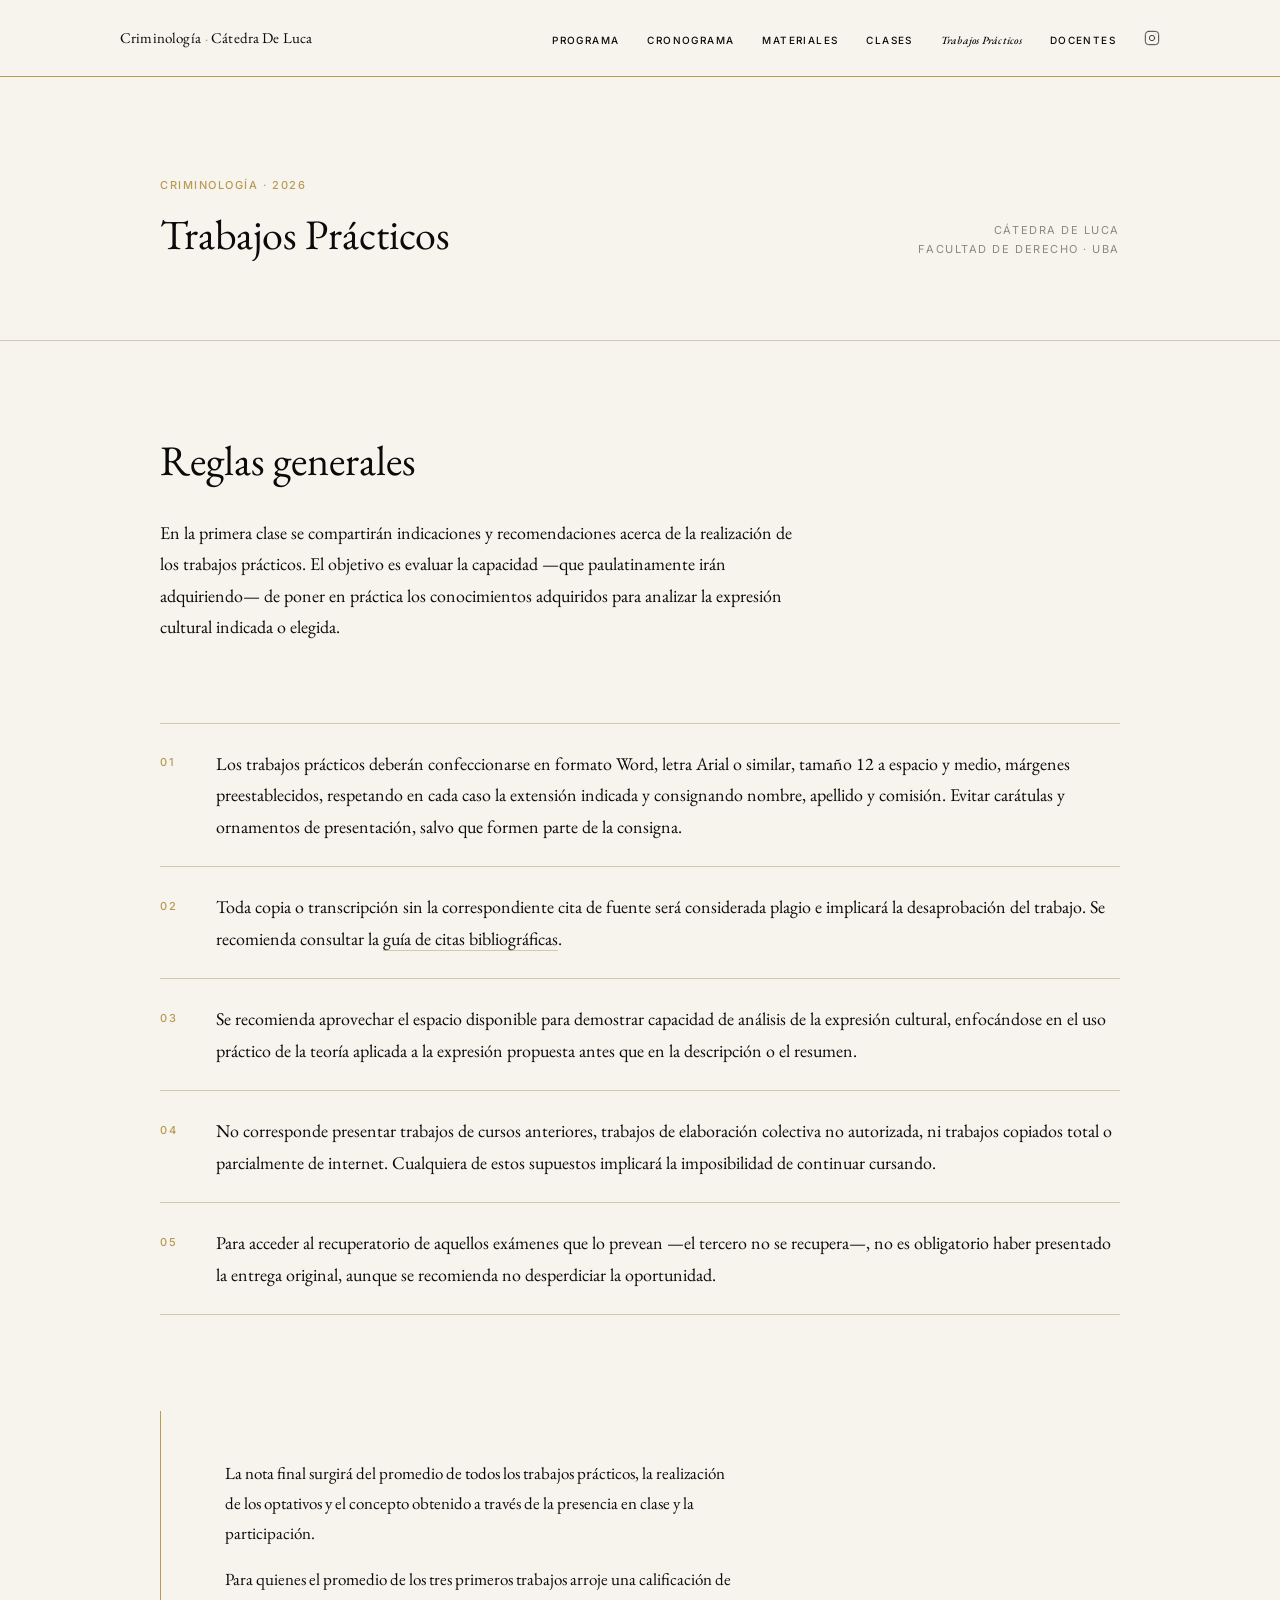
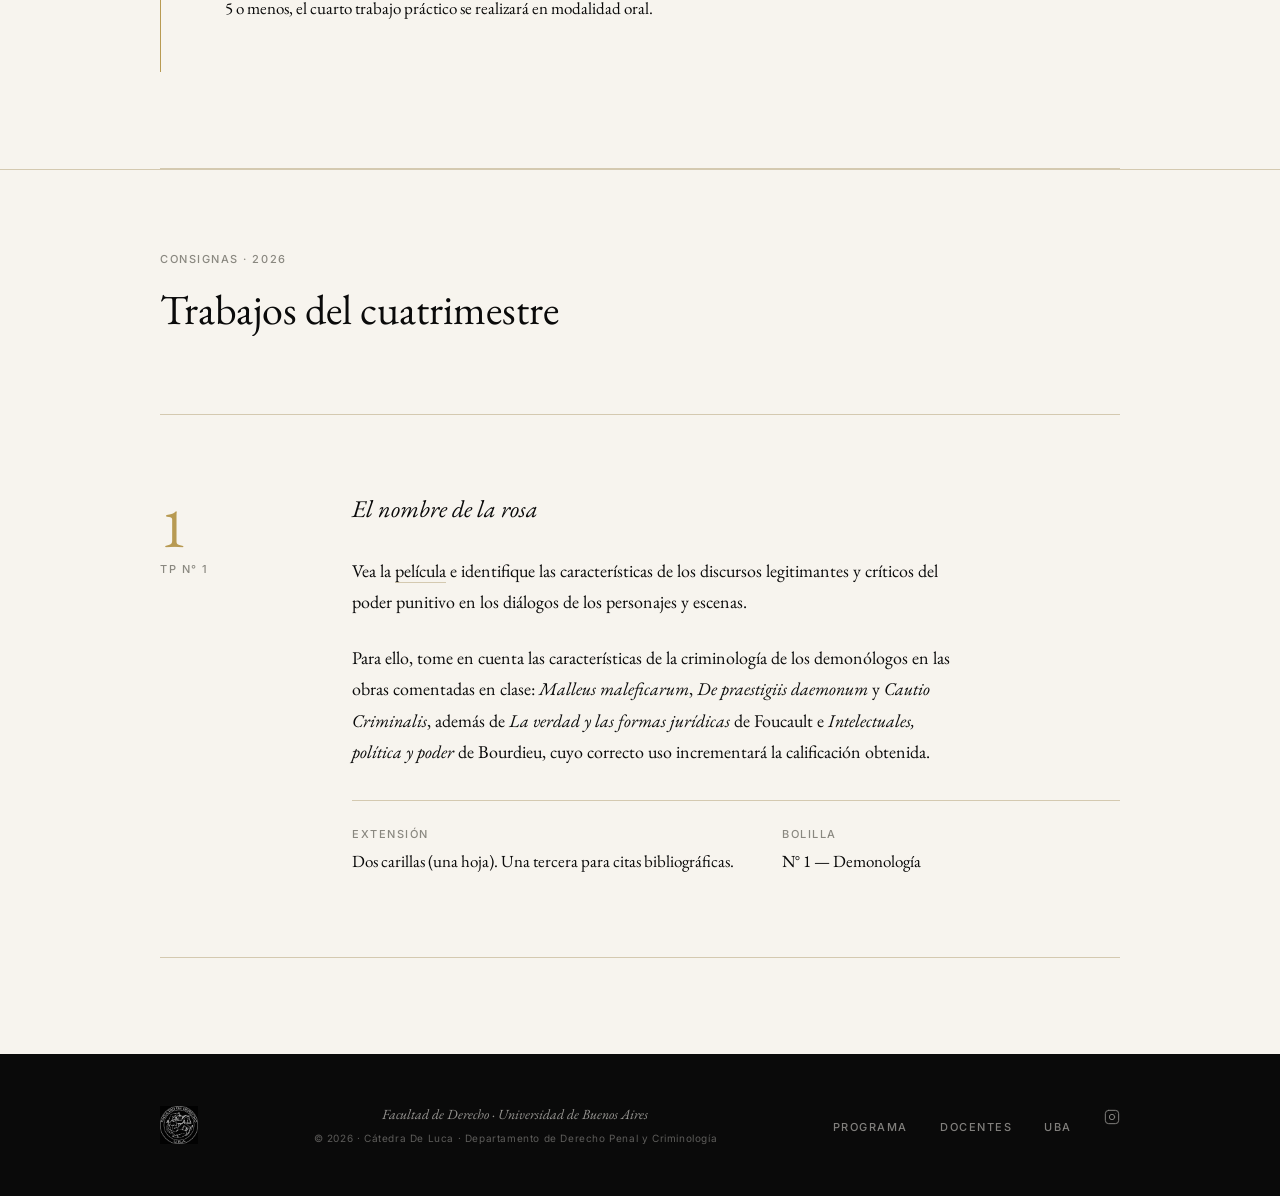
<file: trabajos-practicos.html>
<!DOCTYPE html>
<html lang="es-AR">
<head>
  <meta charset="UTF-8">
  <meta name="viewport" content="width=device-width, initial-scale=1.0">
  <meta name="description" content="Trabajos prácticos de Criminología · Cátedra De Luca · Facultad de Derecho UBA. Consignas, reglas de presentación y criterios de evaluación.">
  <meta name="author" content="Cátedra De Luca · Departamento de Derecho Penal y Criminología · UBA">
  <meta name="robots" content="index, follow">
  <link rel="canonical" href="https://RicardoDeckard.github.io/criminologia/trabajos-practicos.html">

  <meta property="og:title" content="Trabajos Prácticos · Criminología · Cátedra De Luca · UBA">
  <meta property="og:description" content="Consignas y reglas de presentación para los trabajos prácticos de Criminología, Facultad de Derecho, Universidad de Buenos Aires.">
  <meta property="og:type" content="website">
  <meta property="og:url" content="https://RicardoDeckard.github.io/criminologia/trabajos-practicos.html">
  <meta property="og:locale" content="es_AR">
  <meta property="og:site_name" content="Criminología · Cátedra De Luca · UBA">

  <title>Trabajos Prácticos · Criminología · Cátedra De Luca · UBA</title>

  <link rel="preconnect" href="https://fonts.googleapis.com">
  <link rel="preconnect" href="https://fonts.gstatic.com" crossorigin>
  <link href="https://fonts.googleapis.com/css2?family=EB+Garamond:ital,wght@0,400;0,500;1,400;1,500&family=Inter:wght@300;400;500&display=swap" rel="stylesheet">

  <link rel="stylesheet" href="css/main.css">

  <script type="application/ld+json">
  [
    {
      "@context": "https://schema.org",
      "@type": "ItemList",
      "name": "Trabajos Prácticos · Criminología · Cátedra De Luca · UBA",
      "description": "Consignas y reglas de presentación de los trabajos prácticos de Criminología, Cátedra De Luca, Facultad de Derecho, Universidad de Buenos Aires. Los trabajos evalúan la capacidad de aplicar conceptos criminológicos al análisis de expresiones culturales.",
      "url": "https://RicardoDeckard.github.io/criminologia/trabajos-practicos.html",
      "itemListElement": [
        {
          "@type": "ListItem",
          "position": 1,
          "name": "TP N° 1 — El nombre de la rosa",
          "description": "Análisis de los discursos legitimantes y críticos del poder punitivo en la película El nombre de la rosa, a partir de las obras de los demonólogos: Malleus maleficarum, De praestigiis daemonum y Cautio Criminalis, y textos de Foucault y Bourdieu."
        }
      ]
    },
    {
      "@context": "https://schema.org",
      "@type": "BreadcrumbList",
      "itemListElement": [
        {
          "@type": "ListItem",
          "position": 1,
          "name": "Criminología · Cátedra De Luca",
          "item": "https://RicardoDeckard.github.io/criminologia/"
        },
        {
          "@type": "ListItem",
          "position": 2,
          "name": "Trabajos Prácticos",
          "item": "https://RicardoDeckard.github.io/criminologia/trabajos-practicos.html"
        }
      ]
    }
  ]
  </script>

  <style>
    /* ── Cabecera de página interna ── */
    .page-header {
      padding-top: calc(80px + var(--space-4xl));
      padding-bottom: var(--space-3xl);
      border-bottom: var(--line-gris);
    }

    .page-header .content-area {
      display: grid;
      grid-template-columns: 1fr auto;
      align-items: end;
      gap: var(--space-xl);
    }

    .page-eyebrow {
      font-family: var(--font-sans);
      font-size: var(--type-label);
      font-weight: 500;
      letter-spacing: var(--tracking-label);
      text-transform: uppercase;
      color: var(--color-dorado);
      display: block;
      margin-bottom: var(--space-sm);
    }

    .page-title {
      font-family: var(--font-serif);
      font-size: var(--type-h1);
      font-weight: 400;
      line-height: var(--leading-tight);
      color: var(--color-negro);
    }

    .page-header-meta {
      font-family: var(--font-sans);
      font-size: var(--type-label);
      letter-spacing: var(--tracking-label);
      text-transform: uppercase;
      color: var(--color-gris);
      text-align: right;
      white-space: nowrap;
    }

    /* ── Sección de reglas generales ── */
    .section-reglas {
      padding-top: var(--space-4xl);
      padding-bottom: var(--space-4xl);
    }

    .reglas-intro {
      max-width: 40rem;
      margin-bottom: var(--space-3xl);
    }

    .reglas-intro p {
      margin-bottom: var(--space-md);
      line-height: var(--leading-loose);
    }

    .reglas-intro p:last-child {
      margin-bottom: 0;
    }

    /* Lista de reglas — una por línea, con separadores */
    .reglas-lista {
      list-style: none;
      border-top: var(--line-gris);
      margin-bottom: var(--space-3xl);
    }

    .regla-item {
      border-bottom: var(--line-gris);
      padding-top: var(--space-md);
      padding-bottom: var(--space-md);
      display: grid;
      grid-template-columns: 2rem 1fr;
      gap: var(--space-md);
      align-items: start;
    }

    .regla-num {
      font-family: var(--font-sans);
      font-size: var(--type-label);
      font-weight: 500;
      letter-spacing: var(--tracking-label);
      color: var(--color-dorado);
      padding-top: 0.35rem;
    }

    .regla-texto {
      font-family: var(--font-serif);
      font-size: var(--type-body);
      line-height: var(--leading-loose);
      color: var(--color-negro);
    }

    .regla-texto a {
      color: var(--color-negro);
      border-bottom: 1px solid var(--color-gris-claro);
      transition: border-color var(--transition-fast);
    }

    .regla-texto a:hover {
      border-color: var(--color-dorado);
    }

    /* ── Sección de consignas ── */
    .section-consignas {
      padding-top: var(--space-3xl);
      padding-bottom: var(--space-4xl);
      border-top: var(--line-gris);
    }

    .consignas-header {
      margin-bottom: var(--space-3xl);
    }

    .section-label-top {
      display: block;
      margin-bottom: var(--space-sm);
    }

    .section-title {
      font-family: var(--font-serif);
      font-size: var(--type-h1);
      font-weight: 400;
      line-height: var(--leading-tight);
    }

    /* Tarjeta de trabajo práctico */
    .tp-lista {
      display: flex;
      flex-direction: column;
      gap: 0;
    }

    .tp-entry {
      border-top: var(--line-gris);
      padding-top: var(--space-3xl);
      padding-bottom: var(--space-3xl);
      display: grid;
      grid-template-columns: 8rem 1fr;
      gap: var(--space-2xl);
      align-items: start;
    }

    .tp-entry:last-child {
      border-bottom: var(--line-gris);
    }

    .tp-numero-bloque {
      padding-top: 0.3rem;
    }

    .tp-numero {
      font-family: var(--font-serif);
      font-size: 3.5rem;
      font-weight: 400;
      line-height: 1;
      color: var(--color-dorado);
      display: block;
    }

    .tp-label {
      font-family: var(--font-sans);
      font-size: var(--type-label);
      font-weight: 500;
      letter-spacing: var(--tracking-label);
      text-transform: uppercase;
      color: var(--color-gris);
      display: block;
      margin-top: 0.25rem;
    }

    .tp-contenido {
      padding-top: 0;
    }

    .tp-titulo {
      font-family: var(--font-serif);
      font-size: 1.5rem;
      font-weight: 400;
      font-style: italic;
      color: var(--color-negro);
      margin-bottom: var(--space-lg);
      line-height: var(--leading-tight);
    }

    .tp-consigna {
      font-family: var(--font-serif);
      font-size: var(--type-body);
      line-height: var(--leading-loose);
      color: var(--color-negro);
      margin-bottom: var(--space-md);
      max-width: 38rem;
    }

    .tp-consigna:last-of-type {
      margin-bottom: 0;
    }

    .tp-consigna a {
      color: var(--color-negro);
      border-bottom: 1px solid var(--color-gris-claro);
      transition: border-color var(--transition-fast);
    }

    .tp-consigna a:hover {
      border-color: var(--color-dorado);
    }

    .tp-meta {
      margin-top: var(--space-lg);
      padding-top: var(--space-md);
      border-top: var(--line-gris);
      display: flex;
      gap: var(--space-xl);
    }

    .tp-meta-item {
      display: flex;
      flex-direction: column;
      gap: 0.2rem;
    }

    .tp-meta-label {
      font-family: var(--font-sans);
      font-size: var(--type-label);
      font-weight: 500;
      letter-spacing: var(--tracking-label);
      text-transform: uppercase;
      color: var(--color-gris);
    }

    .tp-meta-valor {
      font-family: var(--font-serif);
      font-size: var(--type-body-sm);
      color: var(--color-negro);
    }

    /* ── Nota sobre calificación ── */
    .nota-calificacion {
      margin-top: var(--space-4xl);
      padding: var(--space-xl) var(--space-2xl);
      border-left: 1px solid var(--color-dorado);
      max-width: 40rem;
    }

    .nota-calificacion p {
      font-family: var(--font-serif);
      font-size: var(--type-body-sm);
      line-height: var(--leading-loose);
      color: var(--color-negro);
      margin-bottom: var(--space-sm);
    }

    .nota-calificacion p:last-child {
      margin-bottom: 0;
    }

    /* ── Responsive ── */
    @media (max-width: 767px) {
      .page-header .content-area {
        grid-template-columns: 1fr;
        align-items: start;
        gap: var(--space-sm);
      }

      .page-header-meta {
        text-align: left;
      }

      .page-header {
        padding-top: calc(80px + var(--space-2xl));
        padding-bottom: var(--space-2xl);
      }

      .section-reglas,
      .section-consignas {
        padding-top: var(--space-2xl);
        padding-bottom: var(--space-2xl);
      }

      .regla-item {
        grid-template-columns: 1.5rem 1fr;
        gap: var(--space-sm);
      }

      .tp-entry {
        grid-template-columns: 1fr;
        gap: var(--space-md);
        padding-top: var(--space-2xl);
        padding-bottom: var(--space-2xl);
      }

      .tp-numero-bloque {
        display: flex;
        align-items: baseline;
        gap: var(--space-sm);
        padding-top: 0;
      }

      .tp-numero {
        font-size: 2.5rem;
      }

      .tp-meta {
        flex-direction: column;
        gap: var(--space-md);
      }

      .nota-calificacion {
        padding: var(--space-lg) var(--space-lg);
      }
    }

    @media (min-width: 768px) and (max-width: 1199px) {
      .tp-entry {
        grid-template-columns: 6rem 1fr;
        gap: var(--space-xl);
      }
    }
  </style>
</head>

<body class="nav-dark">

  <nav class="nav-global" id="nav-global" aria-label="Navegación principal">
    <div class="nav-inner">
      <a href="index.html" class="nav-brand">
        Criminología <span class="nav-brand-sufijo"> <span class="nav-dot" aria-hidden="true">·</span> Cátedra De Luca</span>
      </a>
      <ul class="nav-links" role="list">
        <li><a href="programa.html">Programa</a></li>
        <li><a href="cronograma.html">Cronograma</a></li>
        <li><a href="materiales.html">Materiales</a></li>
        <li><a href="clases.html">Clases</a></li>
        <li><a href="trabajos-practicos.html">Trabajos Prácticos</a></li>
        <li><a href="docentes.html">Docentes</a></li>
        <li class="nav-social">
          <a href="https://www.instagram.com/criminologia_peres_deluca/" target="_blank" rel="noopener noreferrer" aria-label="Instagram de la cátedra">
            <svg class="nav-ig-icon" xmlns="http://www.w3.org/2000/svg" viewBox="0 0 24 24" fill="none" stroke="currentColor" stroke-width="1.5" stroke-linecap="round" stroke-linejoin="round" aria-hidden="true">
              <rect x="2" y="2" width="20" height="20" rx="5" ry="5"/>
              <circle cx="12" cy="12" r="4"/>
              <circle cx="17.5" cy="6.5" r="0.5" fill="currentColor" stroke="none"/>
            </svg>
          </a>
        </li>
      </ul>
      <button class="nav-menu-toggle" id="nav-menu-toggle" aria-expanded="false" aria-label="Abrir menú de navegación">
        <svg width="22" height="16" viewBox="0 0 22 16" fill="none" xmlns="http://www.w3.org/2000/svg" aria-hidden="true">
          <line x1="0" y1="1" x2="22" y2="1" stroke="currentColor" stroke-width="1.5"/>
          <line x1="0" y1="8" x2="22" y2="8" stroke="currentColor" stroke-width="1.5"/>
          <line x1="0" y1="15" x2="22" y2="15" stroke="currentColor" stroke-width="1.5"/>
        </svg>
      </button>
    </div>
    <div class="nav-line" aria-hidden="true"></div>
  </nav>

  <div class="nav-mobile-overlay" id="nav-mobile-overlay" aria-hidden="true">
    <div class="nav-mobile-inner">
      <button class="nav-mobile-close" id="nav-mobile-close" aria-label="Cerrar menú">
        <span aria-hidden="true">—</span>
      </button>
      <ul class="nav-mobile-links" role="list">
        <li><a href="programa.html">Programa</a></li>
        <li><a href="cronograma.html">Cronograma</a></li>
        <li><a href="materiales.html">Materiales</a></li>
        <li><a href="clases.html">Clases</a></li>
        <li><a href="trabajos-practicos.html">Trabajos Prácticos</a></li>
        <li><a href="docentes.html">Docentes</a></li>
        <li>
          <a href="https://www.instagram.com/criminologia_peres_deluca/" target="_blank" rel="noopener noreferrer" aria-label="Instagram de la cátedra" style="display:flex;align-items:center;gap:10px;">
            <svg xmlns="http://www.w3.org/2000/svg" viewBox="0 0 24 24" fill="none" stroke="currentColor" stroke-width="1.5" stroke-linecap="round" stroke-linejoin="round" style="width:28px;height:28px;" aria-hidden="true">
              <rect x="2" y="2" width="20" height="20" rx="5" ry="5"/>
              <circle cx="12" cy="12" r="4"/>
              <circle cx="17.5" cy="6.5" r="0.5" fill="currentColor" stroke="none"/>
            </svg>
            Instagram
          </a>
        </li>
      </ul>
    </div>
  </div>

  <main id="main-content">

    <!-- CABECERA -->
    <header class="page-header">
      <div class="content-area">
        <div>
          <span class="page-eyebrow">Criminología · 2026</span>
          <h1 class="page-title">Trabajos Prácticos</h1>
        </div>
        <p class="page-header-meta">Cátedra De Luca<br>Facultad de Derecho · UBA</p>
      </div>
    </header>

    <!-- REGLAS GENERALES -->
    <section class="section-reglas" aria-labelledby="reglas-heading">
      <div class="content-area">

        <div class="reglas-intro">
          <h2 id="reglas-heading" class="section-title" style="margin-bottom: var(--space-lg);">Reglas generales</h2>
          <p>En la primera clase se compartirán indicaciones y recomendaciones acerca de la realización de los trabajos prácticos. El objetivo es evaluar la capacidad —que paulatinamente irán adquiriendo— de poner en práctica los conocimientos adquiridos para analizar la expresión cultural indicada o elegida.</p>
        </div>

        <ol class="reglas-lista" aria-label="Reglas generales para los trabajos prácticos">

          <li class="regla-item">
            <span class="regla-num" aria-hidden="true">01</span>
            <p class="regla-texto">Los trabajos prácticos deberán confeccionarse en formato Word, letra Arial o similar, tamaño 12 a espacio y medio, márgenes preestablecidos, respetando en cada caso la extensión indicada y consignando nombre, apellido y comisión. Evitar carátulas y ornamentos de presentación, salvo que formen parte de la consigna.</p>
          </li>

          <li class="regla-item">
            <span class="regla-num" aria-hidden="true">02</span>
            <p class="regla-texto">Toda copia o transcripción sin la correspondiente cita de fuente será considerada plagio e implicará la desaprobación del trabajo. Se recomienda consultar la <a href="https://drive.google.com/file/d/1aTOwebtBO0XQbLynJKHzCu1p3OL1Wa7l/view?usp=sharing" target="_blank" rel="noopener noreferrer">guía de citas bibliográficas</a>.</p>
          </li>

          <li class="regla-item">
            <span class="regla-num" aria-hidden="true">03</span>
            <p class="regla-texto">Se recomienda aprovechar el espacio disponible para demostrar capacidad de análisis de la expresión cultural, enfocándose en el uso práctico de la teoría aplicada a la expresión propuesta antes que en la descripción o el resumen.</p>
          </li>

          <li class="regla-item">
            <span class="regla-num" aria-hidden="true">04</span>
            <p class="regla-texto">No corresponde presentar trabajos de cursos anteriores, trabajos de elaboración colectiva no autorizada, ni trabajos copiados total o parcialmente de internet. Cualquiera de estos supuestos implicará la imposibilidad de continuar cursando.</p>
          </li>

          <li class="regla-item">
            <span class="regla-num" aria-hidden="true">05</span>
            <p class="regla-texto">Para acceder al recuperatorio de aquellos exámenes que lo prevean —el tercero no se recupera—, no es obligatorio haber presentado la entrega original, aunque se recomienda no desperdiciar la oportunidad.</p>
          </li>

        </ol>

        <div class="nota-calificacion" role="note" aria-label="Nota sobre calificación">
          <p>La nota final surgirá del promedio de todos los trabajos prácticos, la realización de los optativos y el concepto obtenido a través de la presencia en clase y la participación.</p>
          <p>Para quienes el promedio de los tres primeros trabajos arroje una calificación de 5 o menos, el cuarto trabajo práctico se realizará en modalidad oral.</p>
        </div>

      </div>
    </section>

    <div class="section-divider" aria-hidden="true"></div>

    <!-- CONSIGNAS -->
    <section class="section-consignas" aria-labelledby="consignas-heading">
      <div class="content-area">

        <div class="consignas-header">
          <span class="system-label section-label-top">Consignas · 2026</span>
          <h2 class="section-title" id="consignas-heading">Trabajos del cuatrimestre</h2>
        </div>

        <div class="tp-lista">

          <!-- TP 1 -->
          <article class="tp-entry" id="tp-1" aria-label="Trabajo Práctico N° 1">
            <div class="tp-numero-bloque">
              <span class="tp-numero" aria-hidden="true">1</span>
              <span class="tp-label">TP N° 1</span>
            </div>
            <div class="tp-contenido">
              <h3 class="tp-titulo">El nombre de la rosa</h3>
              <p class="tp-consigna">Vea la <a href="https://www.bing.com/videos/search?q=el+nombre+de+la+rosa+online&docid=603504228667041554&mid=F16867E3BCD07A0ADDFEF16867E3BCD07A0ADDFE&view=detail&FORM=VIRE" target="_blank" rel="noopener noreferrer">película</a> e identifique las características de los discursos legitimantes y críticos del poder punitivo en los diálogos de los personajes y escenas.</p>
              <p class="tp-consigna">Para ello, tome en cuenta las características de la criminología de los demonólogos en las obras comentadas en clase: <em>Malleus maleficarum</em>, <em>De praestigiis daemonum</em> y <em>Cautio Criminalis</em>, además de <em>La verdad y las formas jurídicas</em> de Foucault e <em>Intelectuales, política y poder</em> de Bourdieu, cuyo correcto uso incrementará la calificación obtenida.</p>
              <div class="tp-meta">
                <div class="tp-meta-item">
                  <span class="tp-meta-label">Extensión</span>
                  <span class="tp-meta-valor">Dos carillas (una hoja). Una tercera para citas bibliográficas.</span>
                </div>
                <div class="tp-meta-item">
                  <span class="tp-meta-label">Bolilla</span>
                  <span class="tp-meta-valor">N° 1 — Demonología</span>
                </div>
              </div>
            </div>
          </article>

        </div>

      </div>
    </section>

  </main>

  <footer class="footer-global" role="contentinfo">
    <div class="footer-inner">
      <div class="footer-left">
        <img
          src="img/institucional/logo-footer.png"
          alt="Facultad de Derecho, Universidad de Buenos Aires"
          width="72"
          height="72"
          loading="lazy"
          class="footer-escudo">
      </div>
      <div class="footer-center">
        <p class="footer-institution">
          <em>Facultad de Derecho · Universidad de Buenos Aires</em>
        </p>
        <p class="footer-copyright">
          © 2026 · Cátedra De Luca · Departamento de Derecho Penal y Criminología
        </p>
      </div>
      <nav class="footer-nav" aria-label="Navegación del pie de página">
        <ul role="list">
          <li><a href="programa.html">Programa</a></li>
          <li><a href="docentes.html">Docentes</a></li>
          <li><a href="https://www.derecho.uba.ar" target="_blank" rel="noopener noreferrer">UBA<span class="sr-only"> (se abre en nueva pestaña)</span></a></li>
          <li>
            <a href="https://www.instagram.com/criminologia_peres_deluca/" target="_blank" rel="noopener noreferrer" aria-label="Instagram de la cátedra (se abre en nueva pestaña)" class="footer-ig">
              <svg xmlns="http://www.w3.org/2000/svg" viewBox="0 0 24 24" fill="none" stroke="currentColor" stroke-width="1.5" stroke-linecap="round" stroke-linejoin="round" aria-hidden="true" style="width:16px;height:16px;vertical-align:middle;">
                <rect x="2" y="2" width="20" height="20" rx="5" ry="5"/>
                <circle cx="12" cy="12" r="4"/>
                <circle cx="17.5" cy="6.5" r="0.5" fill="currentColor" stroke="none"/>
              </svg>
            </a>
          </li>
        </ul>
      </nav>
    </div>
  </footer>

  <script src="js/nav.js"></script>
  <script src="js/mobile-menu.js"></script>
  <script src="js/main.js"></script>

</body>
</html>
</file>
<file: css/main.css>
/* ============================================================
   MAIN.CSS — Variables globales, reset, estilos base
   Criminología · Cátedra De Luca · UBA
   ============================================================ */

/* ------------------------------------------------------------
   IMPORTACIONES
   ------------------------------------------------------------ */
@import url('typography.css');
@import url('layout.css');
@import url('components.css');

/* ------------------------------------------------------------
   VARIABLES GLOBALES
   ------------------------------------------------------------ */
:root {
  /* Paleta de color */
  --color-papel:        #F7F4EE;
  --color-negro:        #0A0A0A;
  --color-dorado:       #B89A52;
  --color-gris:         #8A8880;
  --color-gris-claro:   #D4C9B0;
  --color-footer:       #0A0A0A;
  --color-footer-texto: #F7F4EE;

  /* Tipografía */
  --font-serif:   'EB Garamond', Georgia, 'Times New Roman', serif;
  --font-sans:    'Inter', -apple-system, BlinkMacSystemFont, sans-serif;

  /* Escala tipográfica */
  --type-display:    5rem;      /* 80px — titular hero */
  --type-h1:         2.625rem;  /* 42px — títulos de sección */
  --type-h2:         1.75rem;   /* 28px — subtítulos, nombres docentes */
  --type-lead:       1.375rem;  /* 22px — párrafo de apertura */
  --type-cita:       1.75rem;   /* 28px — cita editorial */
  --type-body:       1.125rem;  /* 18px — cuerpo de texto */
  --type-body-sm:    1.0625rem; /* 17px — cuerpo secundario */
  --type-label:      0.6875rem; /* 11px — etiquetas de sistema */

  /* Escalas móvil */
  --type-display-mobile:  2.75rem;  /* 44px */
  --type-h1-mobile:       1.75rem;  /* 28px */
  --type-lead-mobile:     1.1875rem;/* 19px */
  --type-cita-mobile:     1.3125rem;/* 21px */
  --type-body-mobile:     1.0625rem;/* 17px */

  /* Espaciado */
  --space-xs:   0.5rem;    /* 8px */
  --space-sm:   1rem;      /* 16px */
  --space-md:   1.5rem;    /* 24px */
  --space-lg:   2rem;      /* 32px */
  --space-xl:   3rem;      /* 48px */
  --space-2xl:  4rem;      /* 64px */
  --space-3xl:  5rem;      /* 80px */
  --space-4xl:  6rem;      /* 96px */

  /* Layout */
  --content-max:    60rem;      /* 960px */
  --content-margin: 7.5rem;     /* 120px lateral desktop */
  --content-pad-mobile: 1.5rem; /* 24px lateral móvil */

  /* Líneas */
  --line-dorado:    1px solid var(--color-dorado);
  --line-gris:      0.5px solid var(--color-gris-claro);
  --line-gris-full: 1px solid var(--color-gris-claro);

  /* Transiciones */
  --transition-fast:   120ms ease;
  --transition-mid:    200ms ease;
  --transition-slow:   300ms ease;

  /* Tracking tipográfico */
  --tracking-label: 0.14em;
  --tracking-wide:  0.18em;

  /* Interlineado */
  --leading-tight:  1.15;
  --leading-normal: 1.5;
  --leading-loose:  1.75;
}

/* ------------------------------------------------------------
   RESET
   ------------------------------------------------------------ */
*,
*::before,
*::after {
  box-sizing: border-box;
  margin: 0;
  padding: 0;
}

html {
  font-size: 16px;
  scroll-behavior: smooth;
  -webkit-text-size-adjust: 100%;
  text-size-adjust: 100%;
}

body {
  background-color: var(--color-papel);
  color: var(--color-negro);
  font-family: var(--font-serif);
  font-size: var(--type-body);
  line-height: var(--leading-loose);
  -webkit-font-smoothing: antialiased;
  -moz-osx-font-smoothing: grayscale;
  overflow-x: hidden;
}

img,
picture,
video {
  display: block;
  max-width: 100%;
}

a {
  color: inherit;
  text-decoration: none;
}

ul,
ol {
  list-style: none;
}

button {
  background: none;
  border: none;
  cursor: pointer;
  font-family: inherit;
}

/* ------------------------------------------------------------
   ACCESIBILIDAD — foco visible
   ------------------------------------------------------------ */
:focus-visible {
  outline: 2px solid var(--color-dorado);
  outline-offset: 3px;
  border-radius: 2px;
}

/* Clase para ocultar visualmente pero mantener accesible */
.sr-only {
  position: absolute;
  width: 1px;
  height: 1px;
  padding: 0;
  margin: -1px;
  overflow: hidden;
  clip: rect(0, 0, 0, 0);
  white-space: nowrap;
  border: 0;
}

/* ------------------------------------------------------------
   REDUCCIÓN DE MOVIMIENTO
   ------------------------------------------------------------ */
@media (prefers-reduced-motion: reduce) {
  *,
  *::before,
  *::after {
    animation-duration: 0.01ms !important;
    animation-iteration-count: 1 !important;
    transition-duration: 0.01ms !important;
    scroll-behavior: auto !important;
  }
}
</file>
